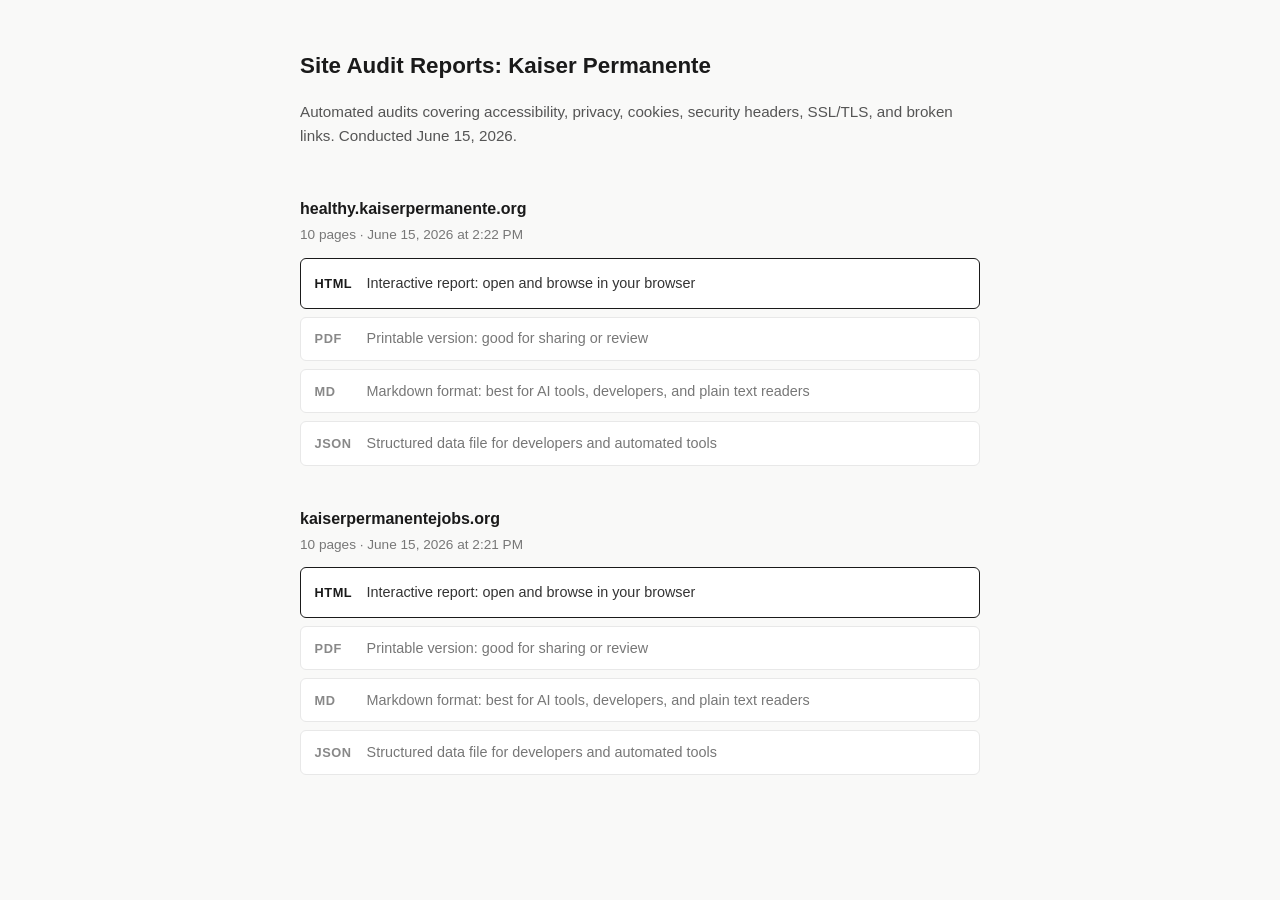
<file: reports/kp/index.html>
<!DOCTYPE html>
<html lang="en">
<head>
  <meta charset="UTF-8">
  <meta name="viewport" content="width=device-width, initial-scale=1.0">
  <title>Site Audit Reports — Kaiser Permanente</title>
  <link rel="stylesheet" href="../style.css">
</head>
<body>
  <div class="wrapper">
    <header>
      <h1>Site Audit Reports: Kaiser Permanente</h1>
      <p>Automated audits covering accessibility, privacy, cookies, security headers, SSL/TLS, and broken links. Conducted June 15, 2026.</p>
    </header>

    <div class="report">
      <div class="report-header">
        <h2>healthy.kaiserpermanente.org</h2>
        <div class="meta">10 pages &middot; June 15, 2026 at 2:22 PM</div>
      </div>
      <div class="files">
        <a class="file primary" href="healthy-kaiserpermanente-20260615-142228.html">
          <span class="file-label">HTML</span>
          <span class="file-desc">Interactive report: open and browse in your browser</span>
        </a>
        <a class="file" href="healthy-kaiserpermanente-20260615-142228.pdf">
          <span class="file-label">PDF</span>
          <span class="file-desc">Printable version: good for sharing or review</span>
        </a>
        <a class="file" href="healthy-kaiserpermanente-20260615-142228.md">
          <span class="file-label">MD</span>
          <span class="file-desc">Markdown format: best for AI tools, developers, and plain text readers</span>
        </a>
        <a class="file" href="healthy-kaiserpermanente-20260615-142228.json">
          <span class="file-label">JSON</span>
          <span class="file-desc">Structured data file for developers and automated tools</span>
        </a>
      </div>
    </div>

    <div class="report">
      <div class="report-header">
        <h2>kaiserpermanentejobs.org</h2>
        <div class="meta">10 pages &middot; June 15, 2026 at 2:21 PM</div>
      </div>
      <div class="files">
        <a class="file primary" href="kaiserpermanentejobs-20260615-142121.html">
          <span class="file-label">HTML</span>
          <span class="file-desc">Interactive report: open and browse in your browser</span>
        </a>
        <a class="file" href="kaiserpermanentejobs-20260615-142121.pdf">
          <span class="file-label">PDF</span>
          <span class="file-desc">Printable version: good for sharing or review</span>
        </a>
        <a class="file" href="kaiserpermanentejobs-20260615-142121.md">
          <span class="file-label">MD</span>
          <span class="file-desc">Markdown format: best for AI tools, developers, and plain text readers</span>
        </a>
        <a class="file" href="kaiserpermanentejobs-20260615-142121.json">
          <span class="file-label">JSON</span>
          <span class="file-desc">Structured data file for developers and automated tools</span>
        </a>
      </div>
    </div>

  </div>
</body>
</html>
</file>
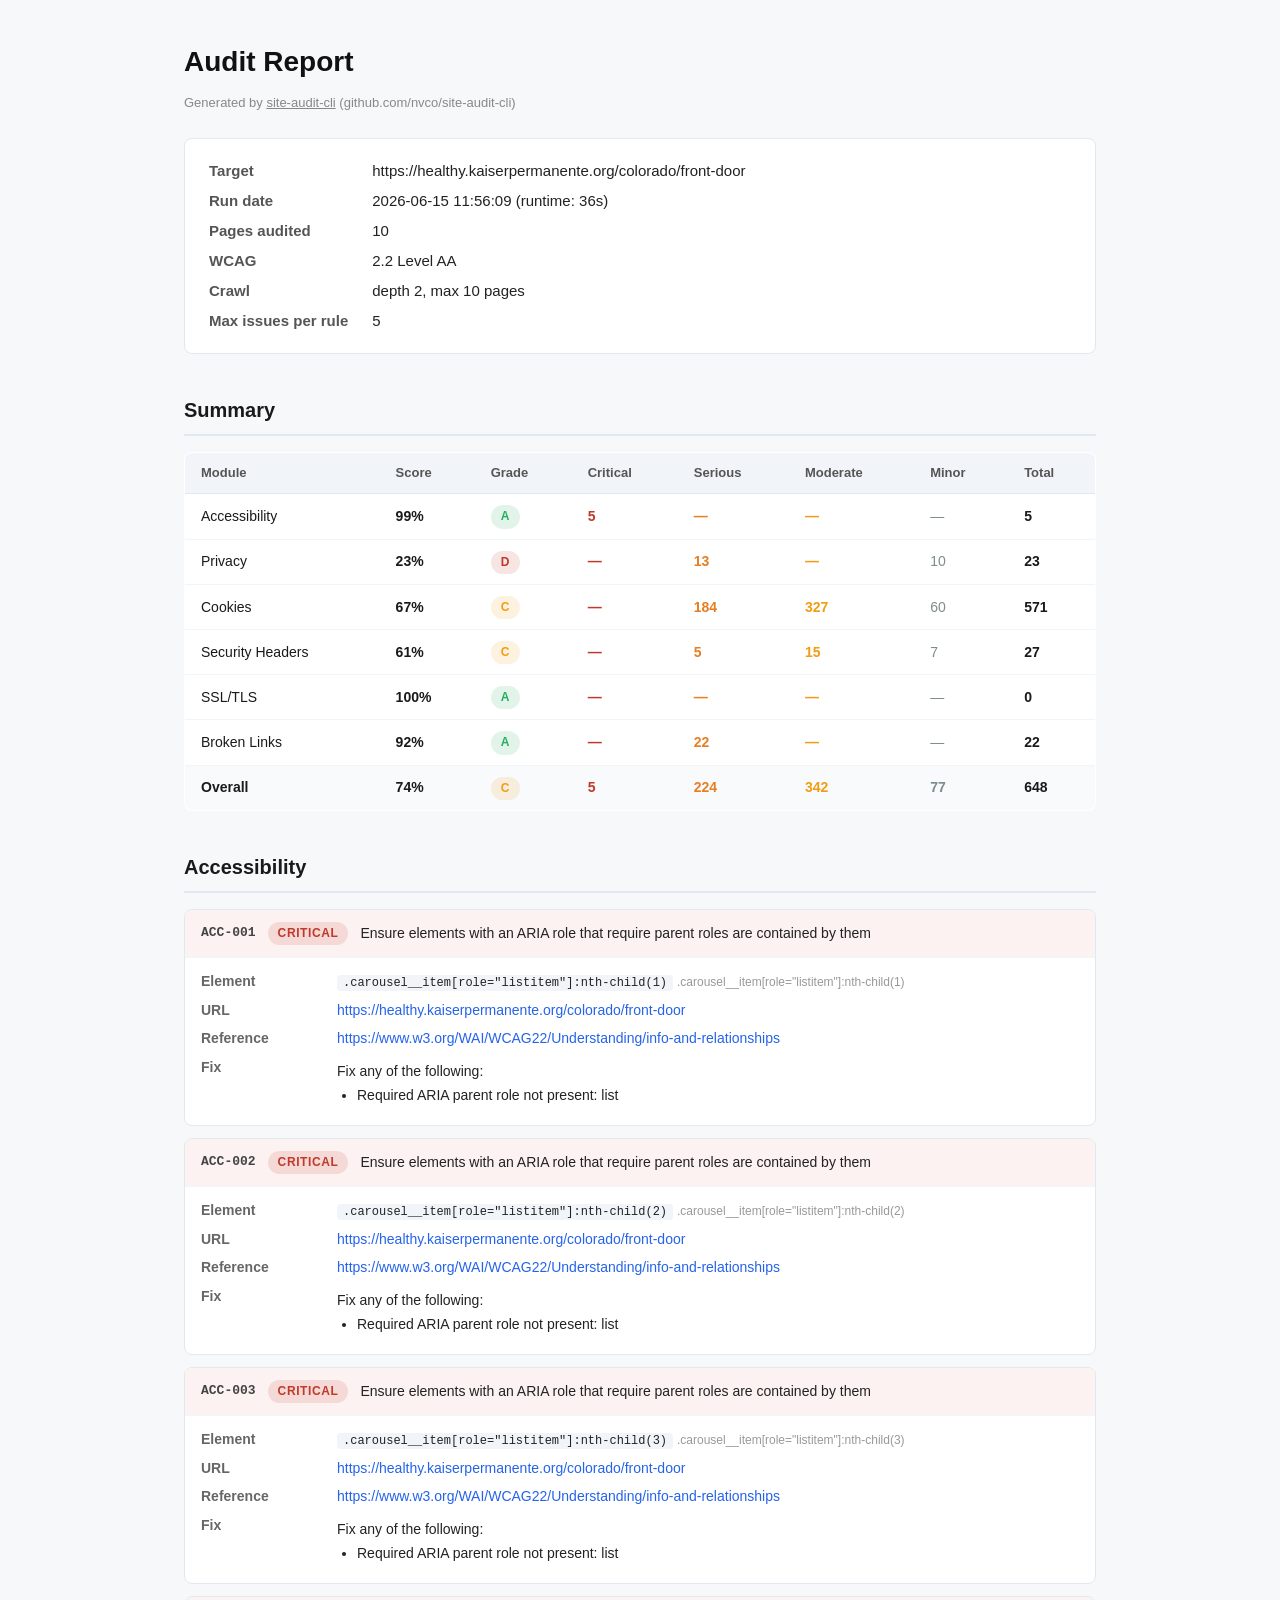
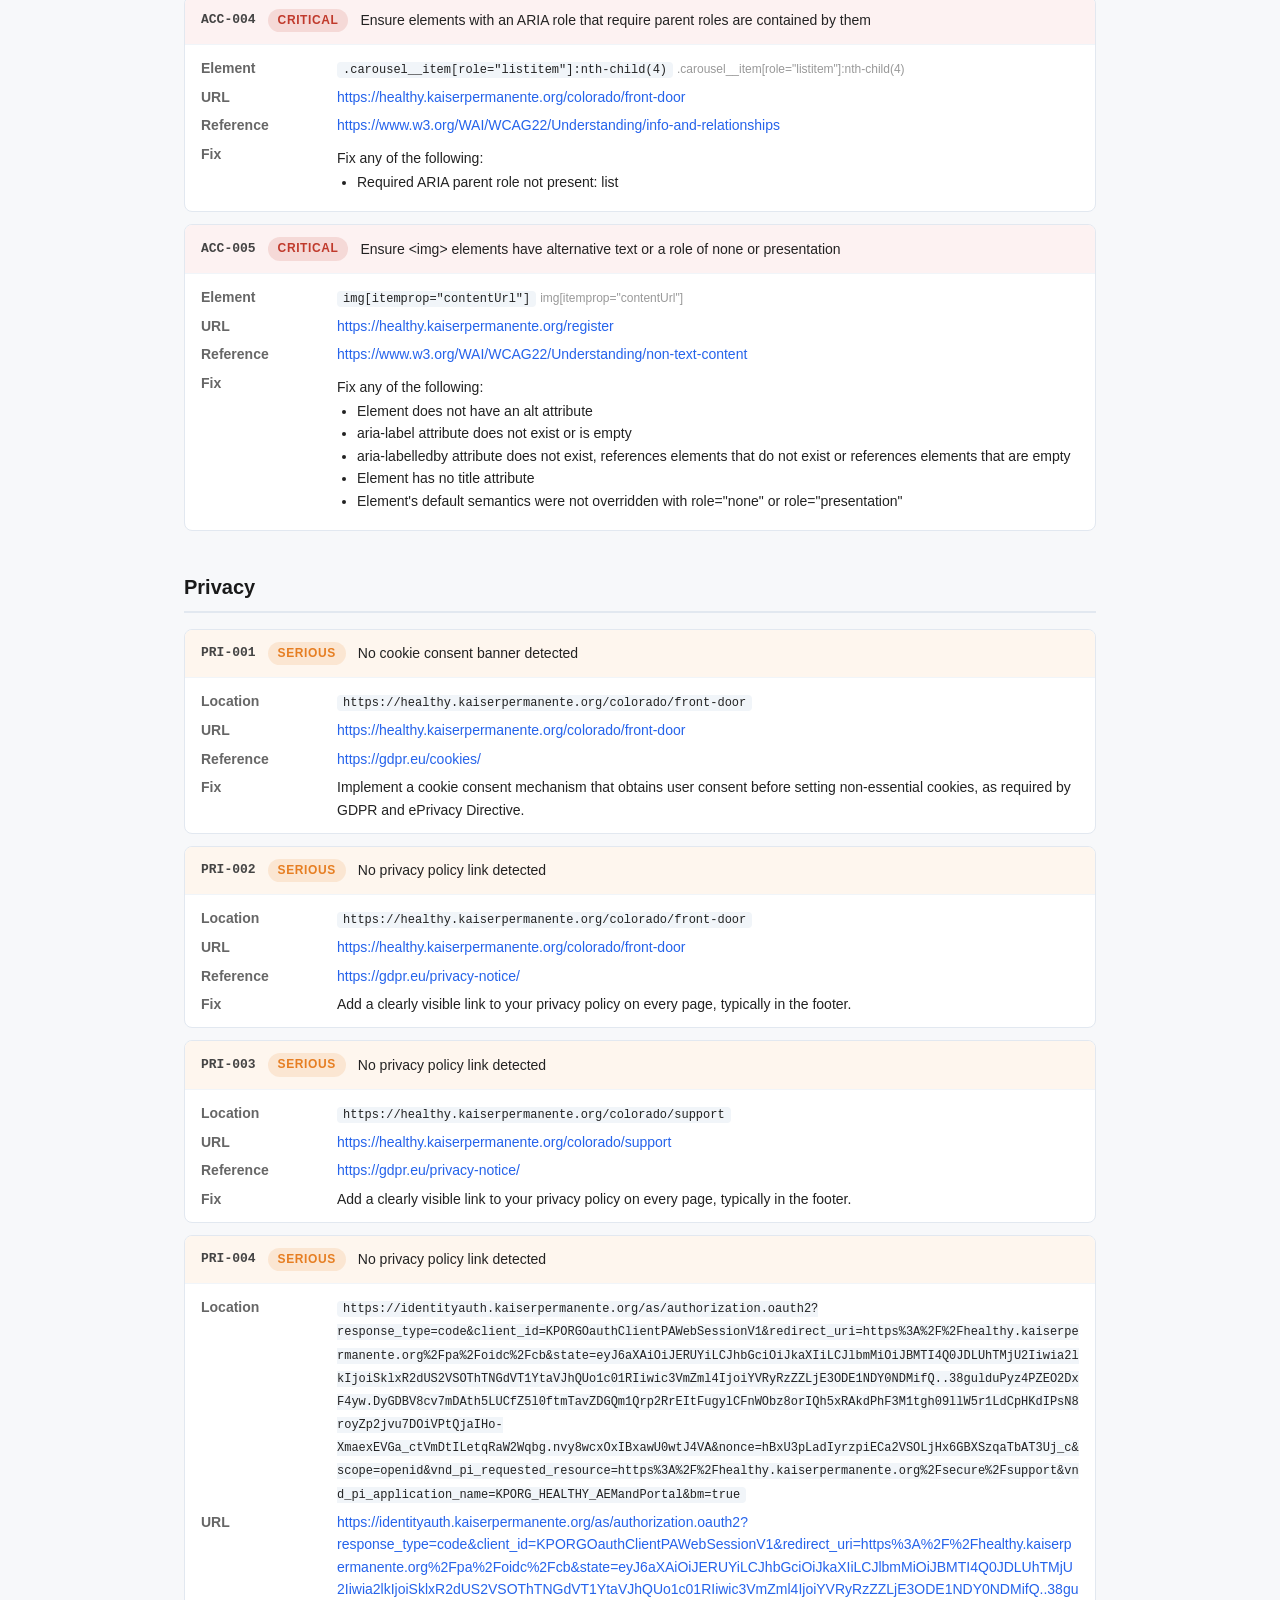
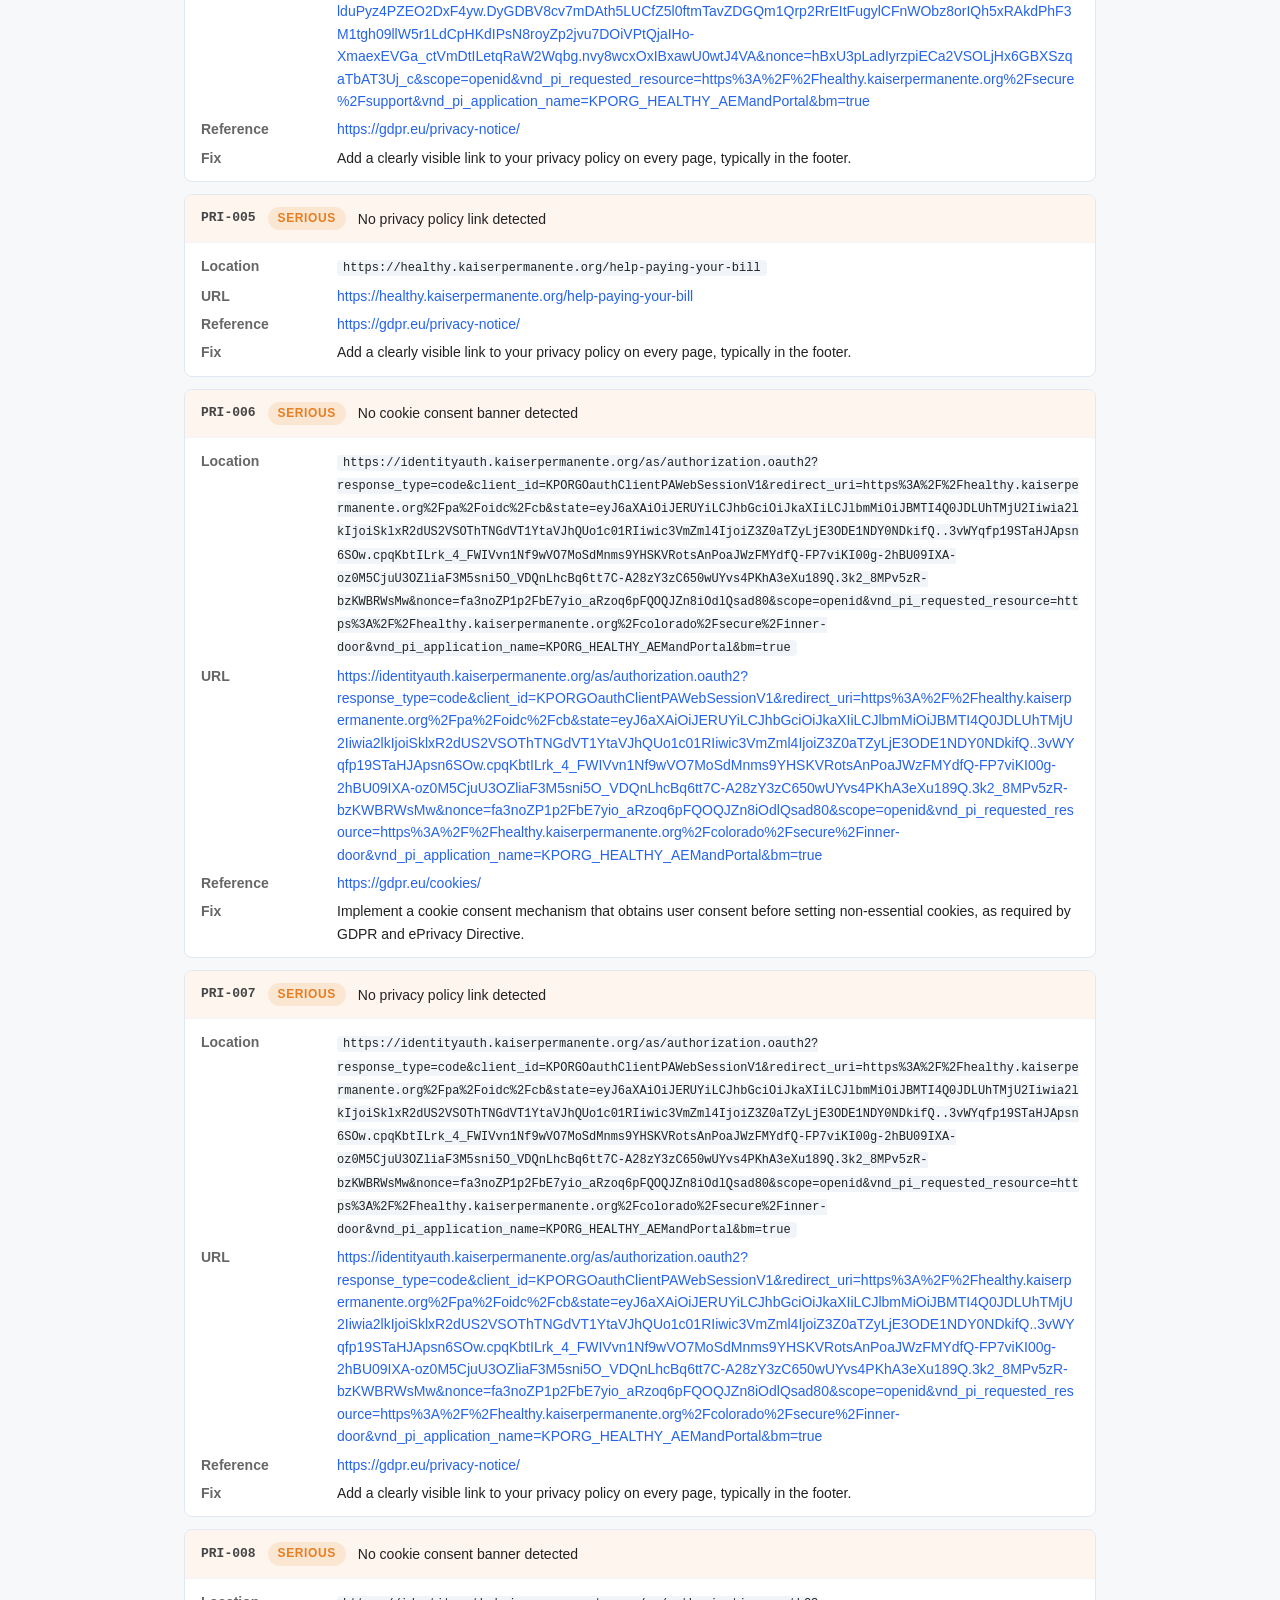
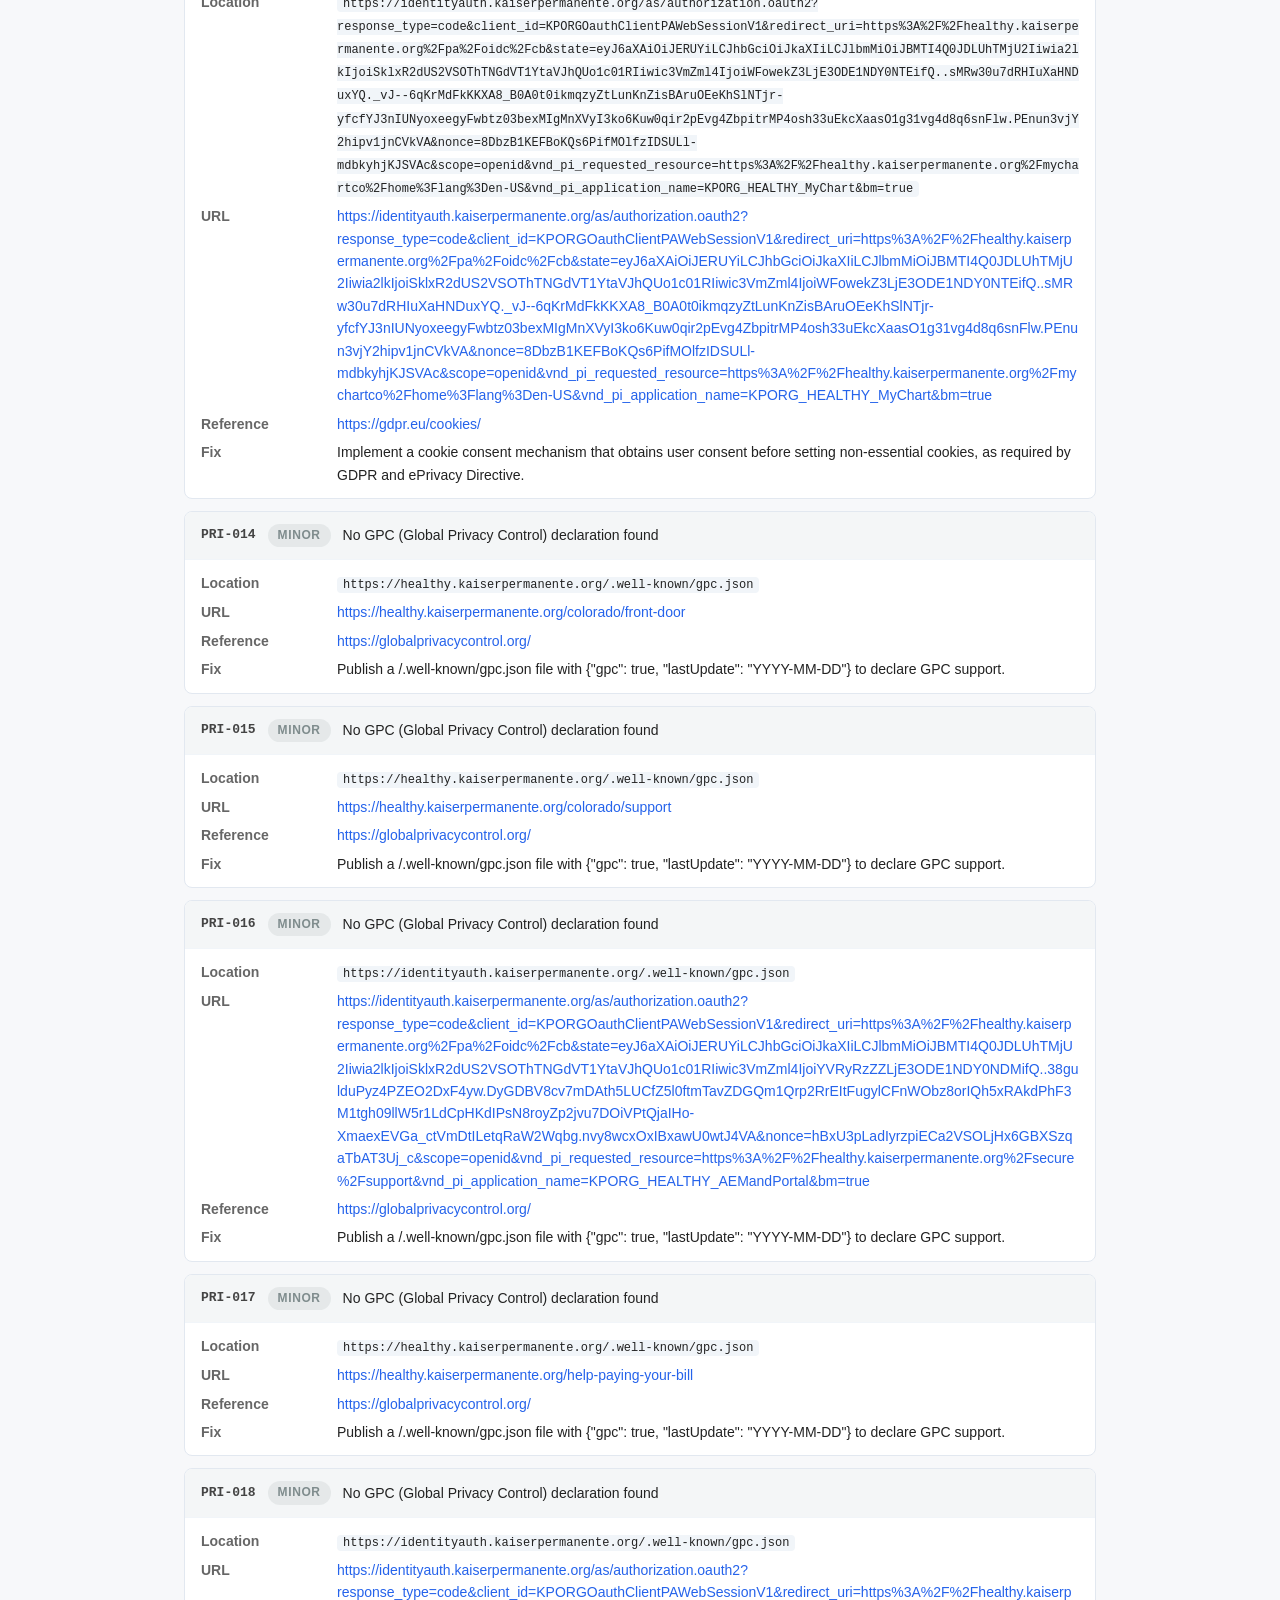
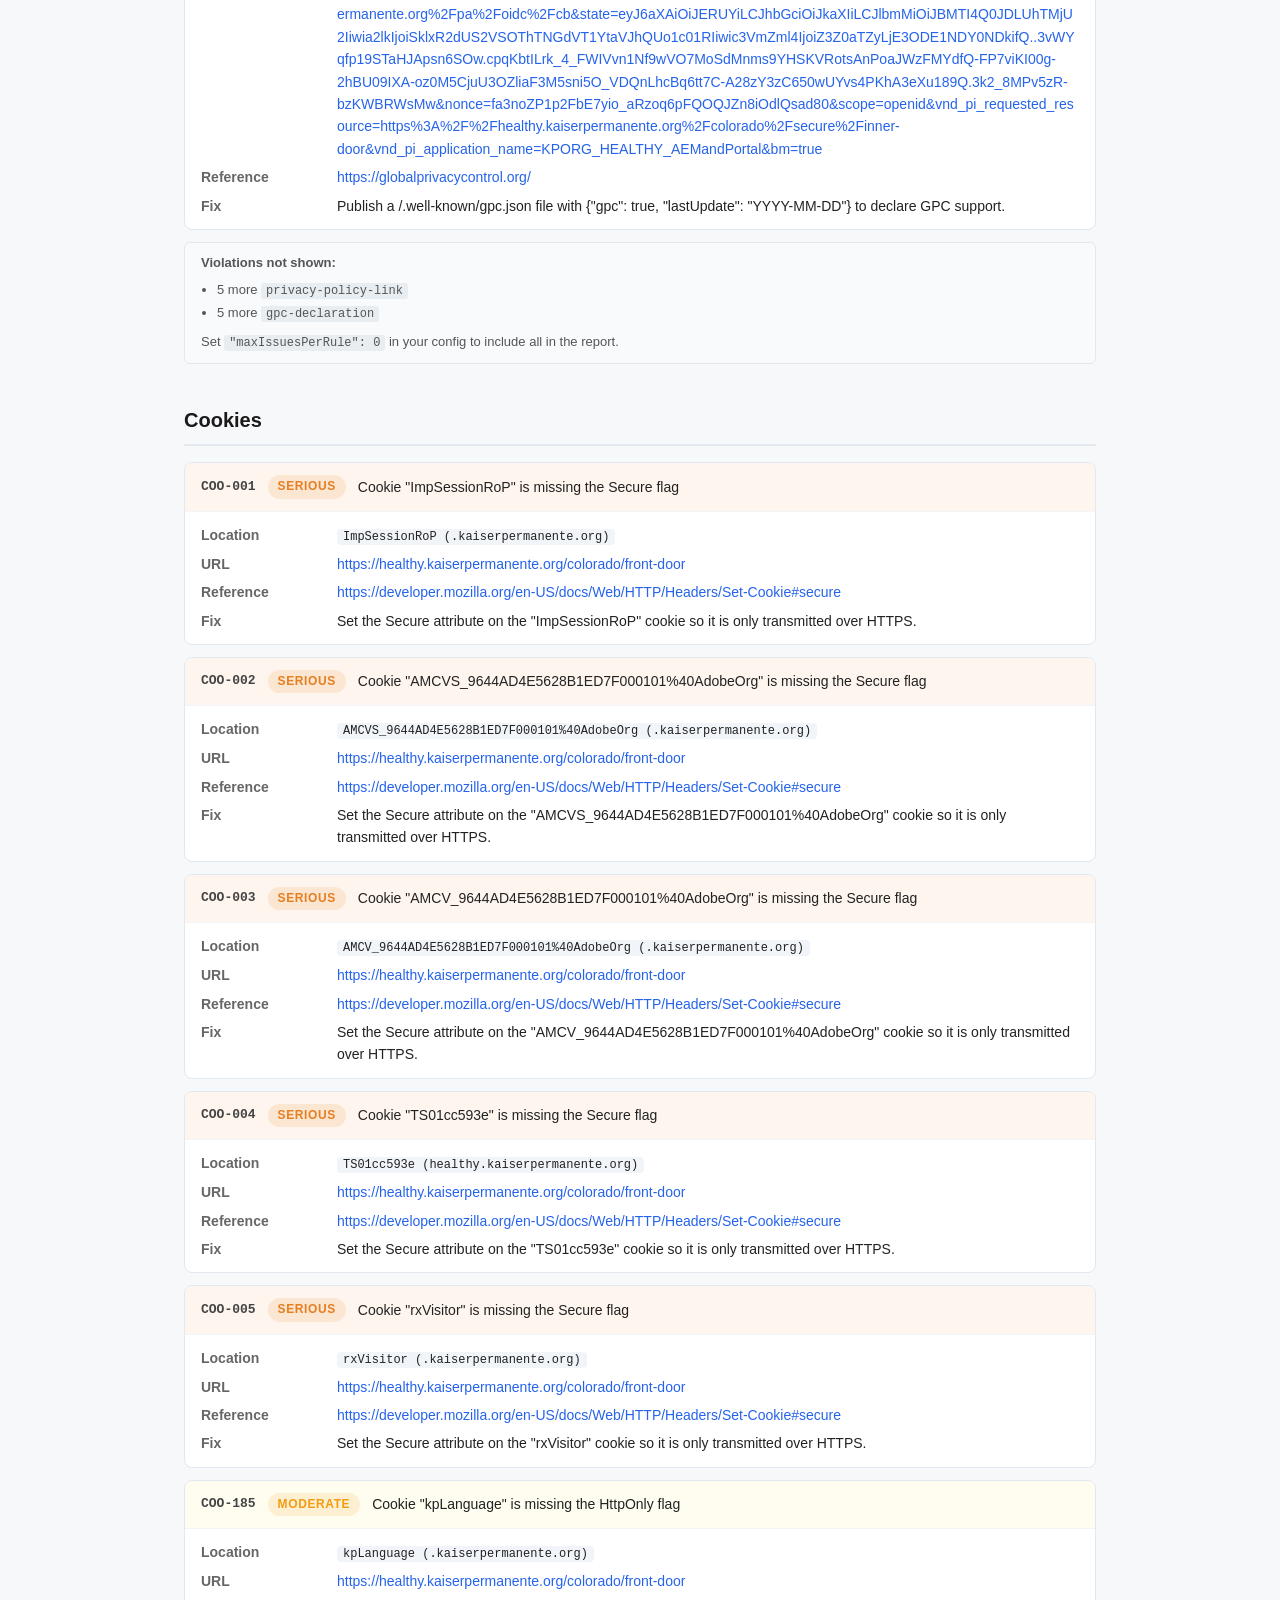
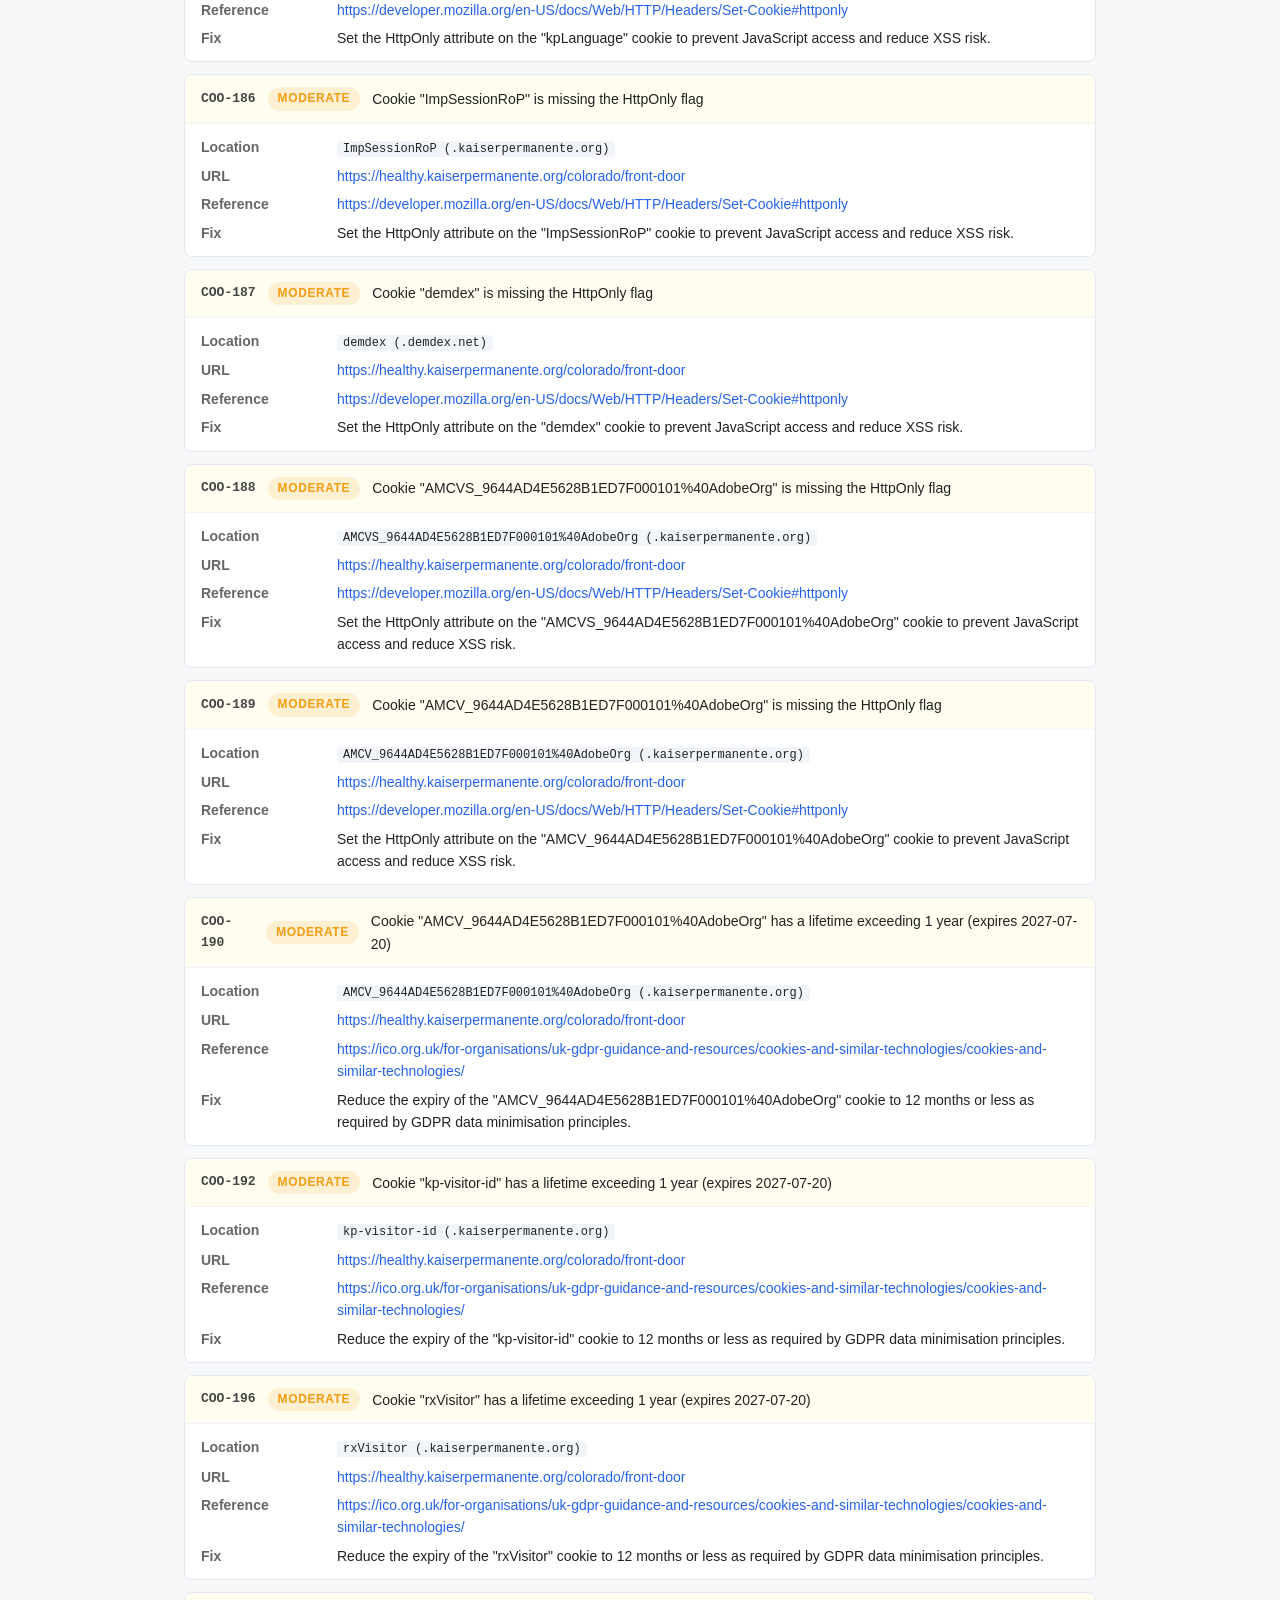
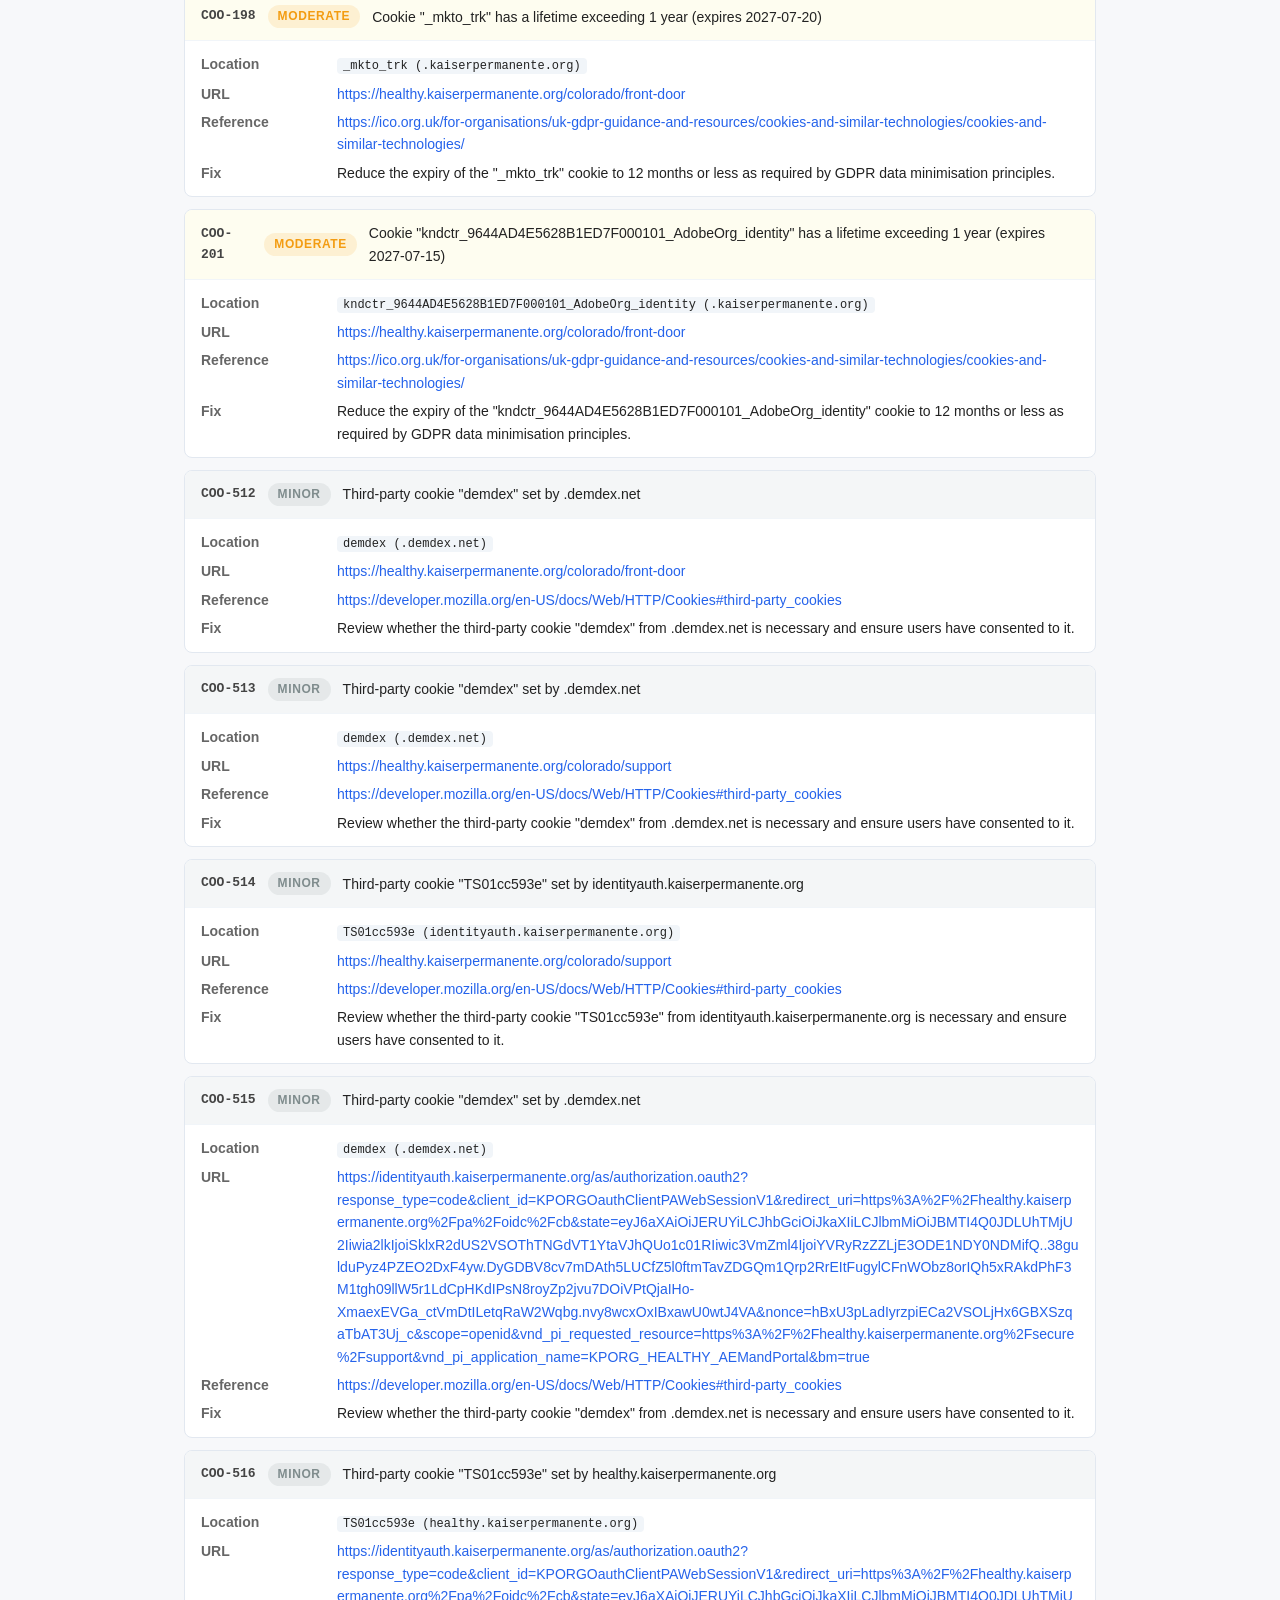
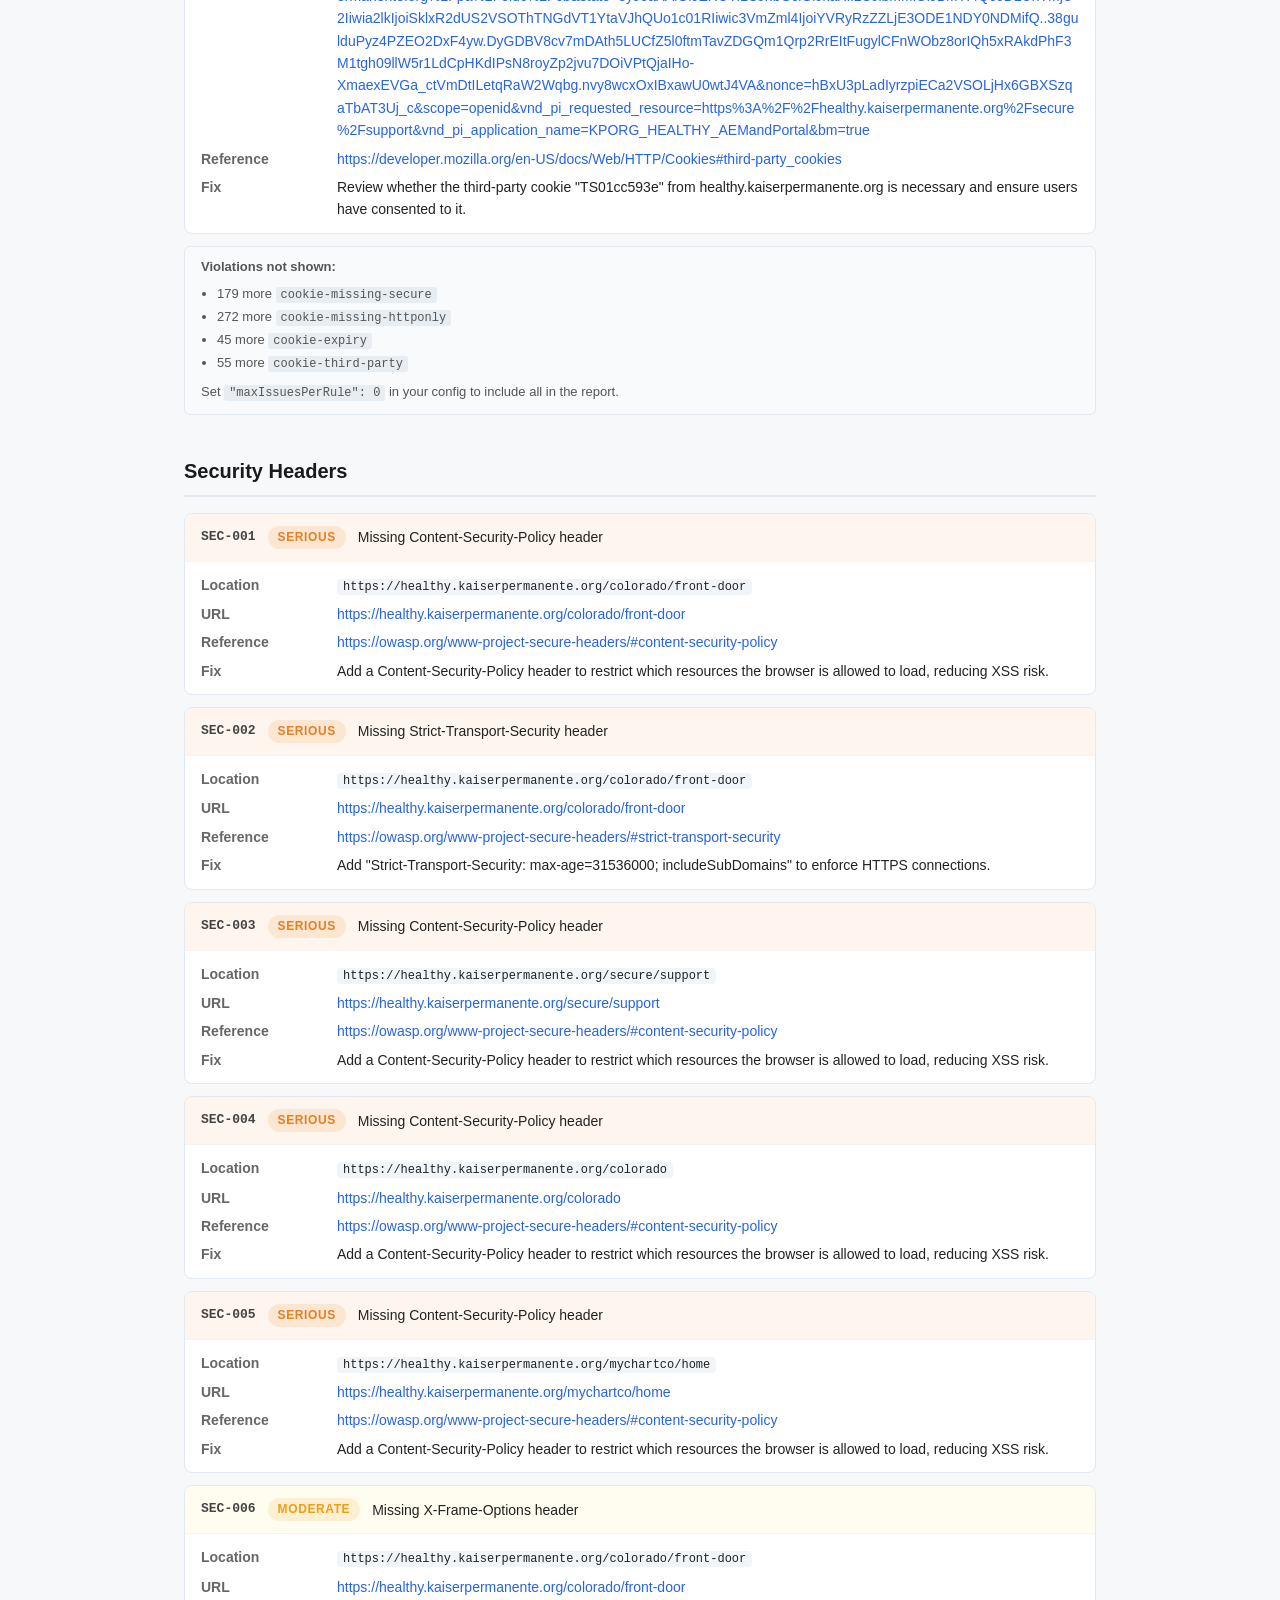
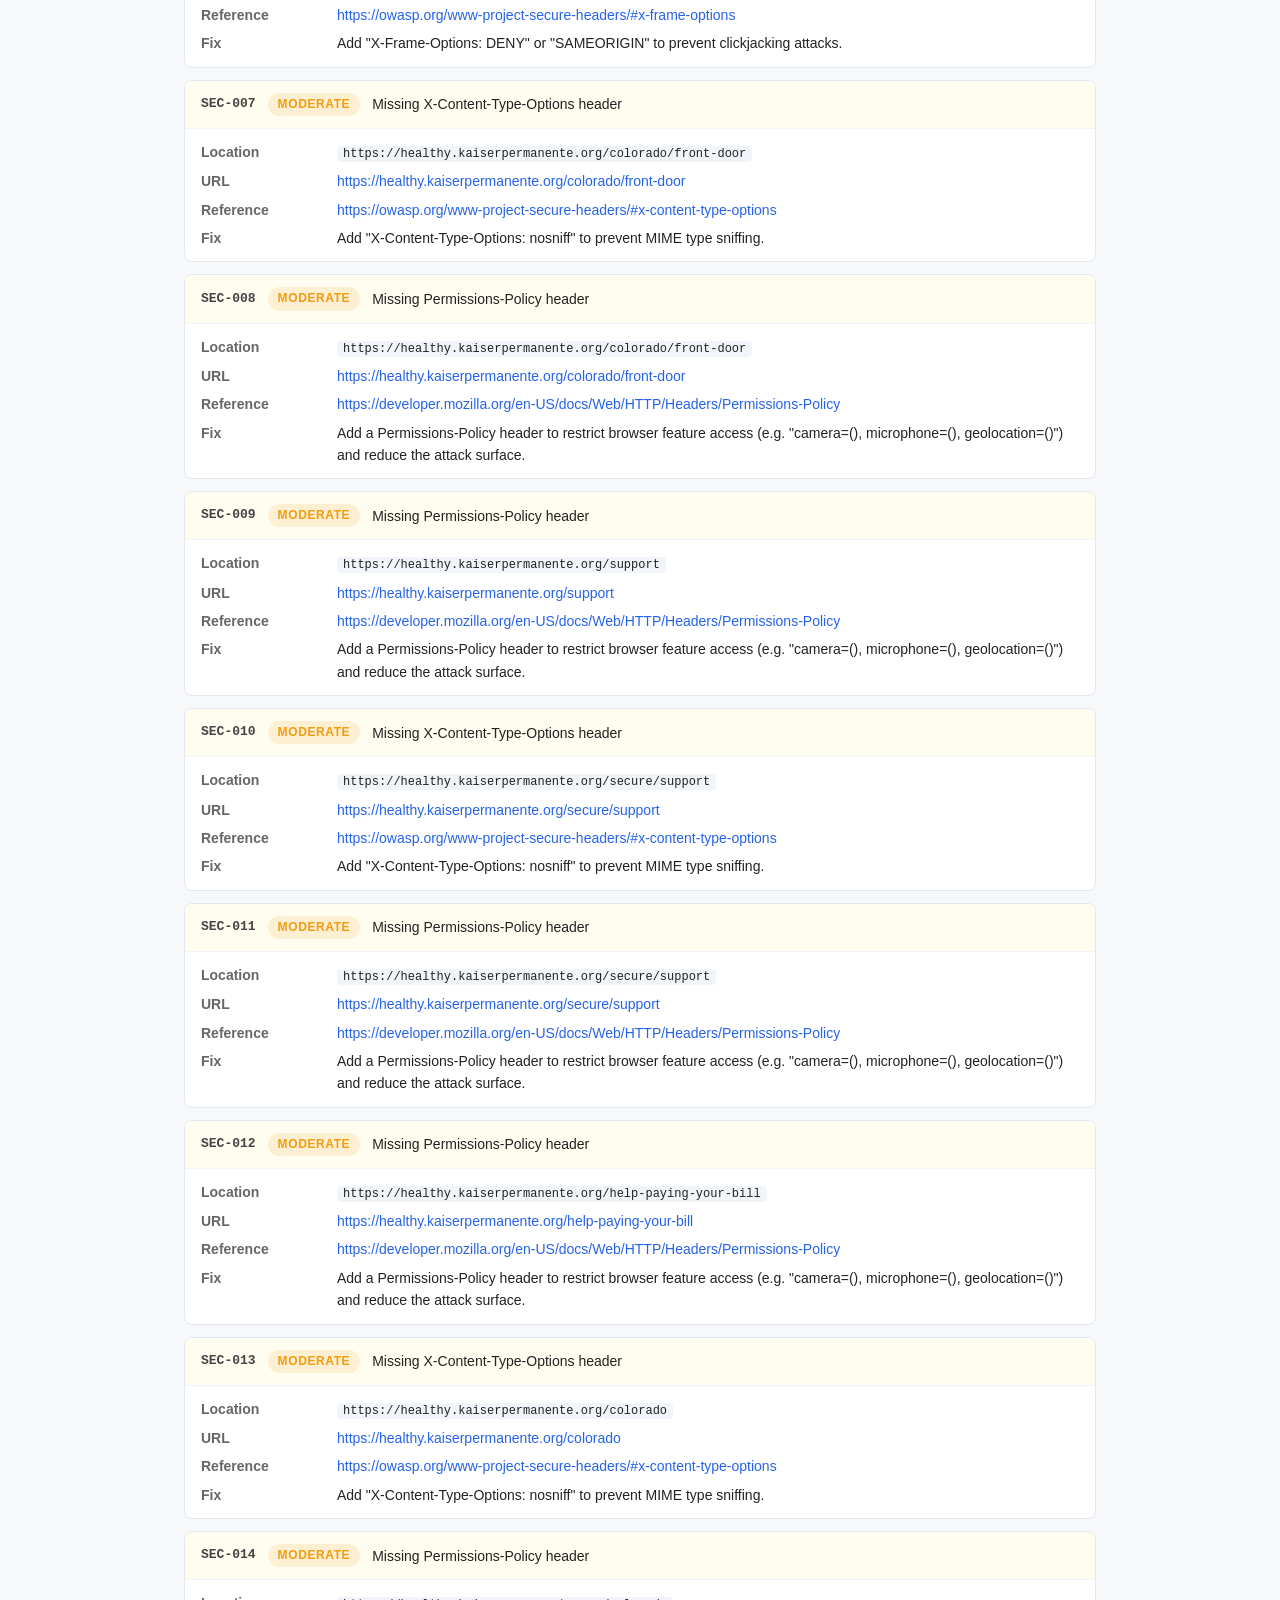
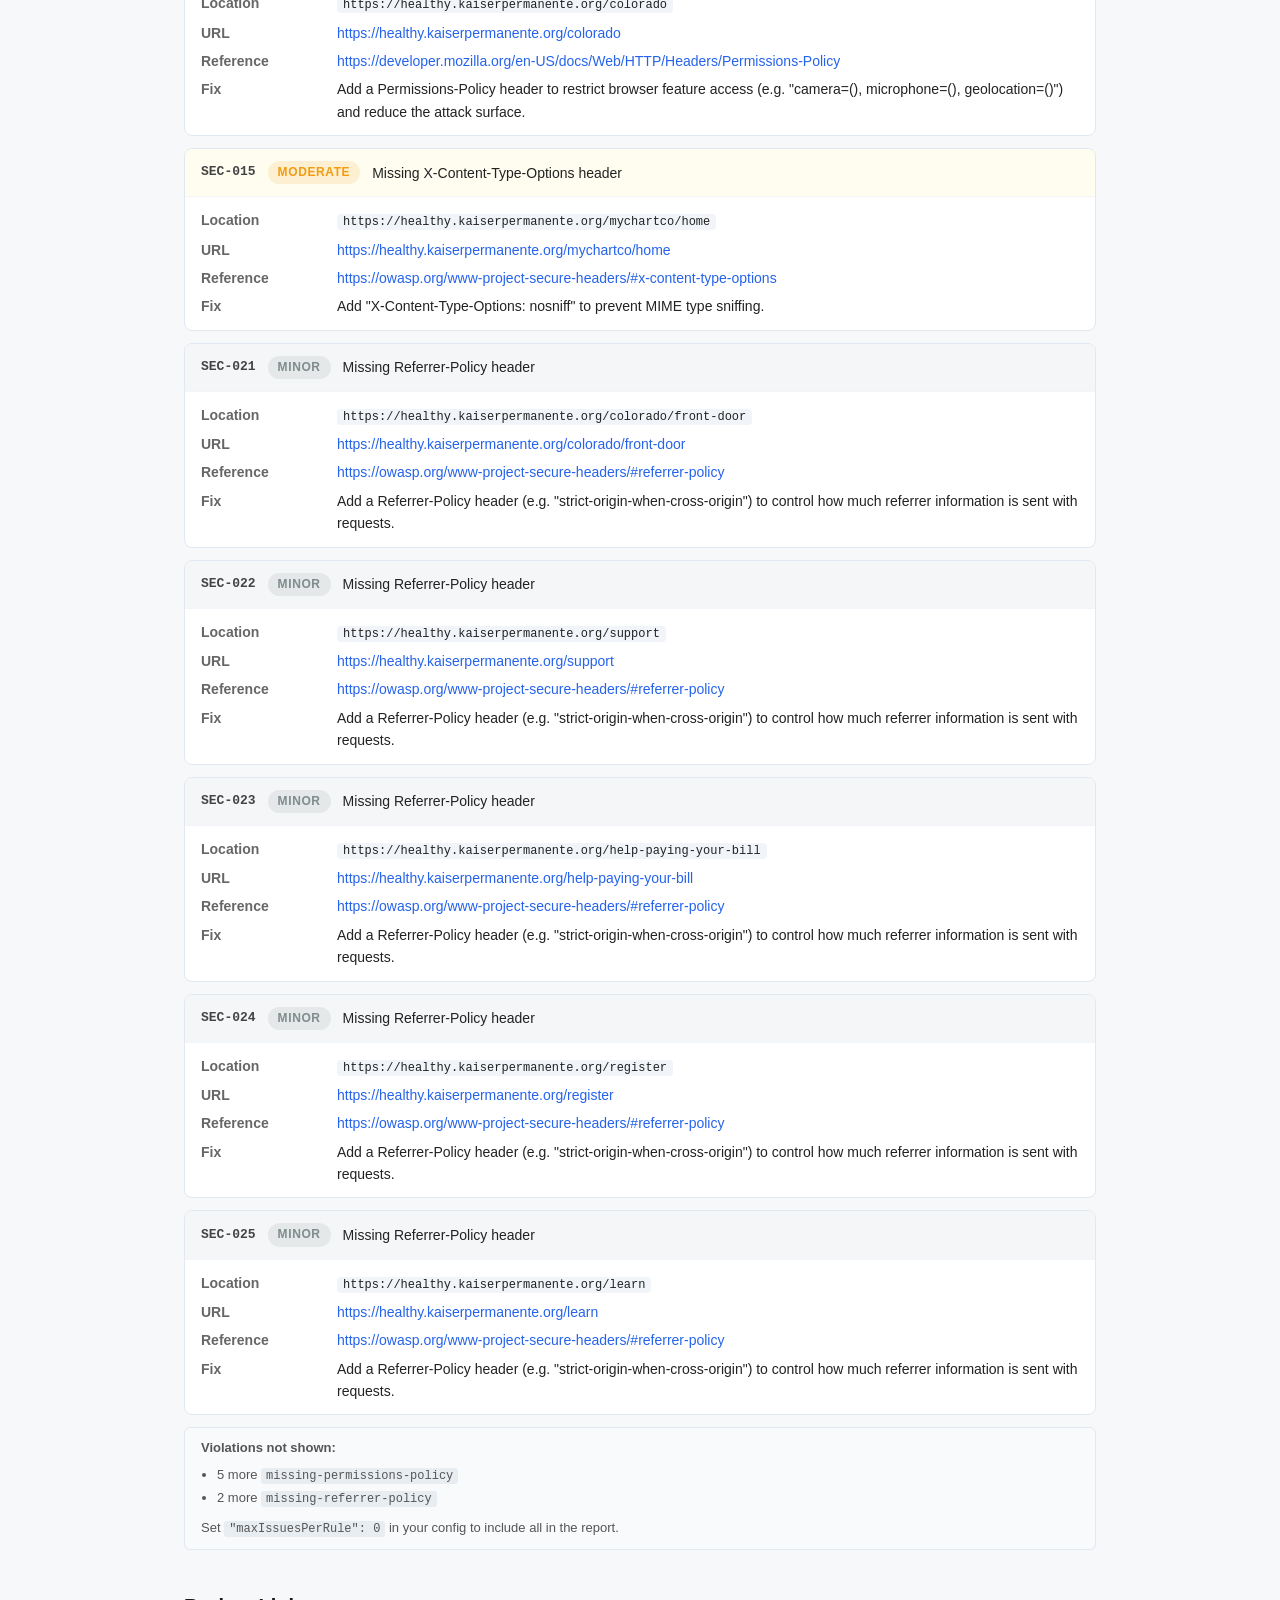
<file: reports/kp/healthy-kaiserpermanente-20260615-115609.html>
<!DOCTYPE html>
<html lang="en">
<head>
<meta charset="UTF-8">
<meta name="viewport" content="width=device-width, initial-scale=1.0">
<title>Audit Report</title>
<style>
  *, *::before, *::after { box-sizing: border-box; margin: 0; padding: 0; }
  body { font-family: -apple-system, BlinkMacSystemFont, 'Segoe UI', sans-serif; font-size: 15px; line-height: 1.6; color: #1a1a1a; background: #f7f8fa; }
  .page { max-width: 960px; margin: 0 auto; padding: 40px 24px; }
  h1 { font-size: 28px; font-weight: 700; margin-bottom: 24px; color: #111; }
  h2 { font-size: 20px; font-weight: 600; margin: 40px 0 16px; padding-bottom: 8px; border-bottom: 2px solid #e2e8f0; color: #1a1a1a; }
  h3 { font-size: 14px; font-weight: 700; letter-spacing: 0.04em; text-transform: uppercase; }
  .meta { background: #fff; border: 1px solid #e2e8f0; border-radius: 8px; padding: 20px 24px; margin-bottom: 32px; display: grid; grid-template-columns: auto 1fr; gap: 6px 24px; }
  .meta dt { font-weight: 600; color: #555; white-space: nowrap; }
  .meta dd { color: #222; }
  table { width: 100%; border-collapse: collapse; background: #fff; border: 1px solid #e2e8f0; border-radius: 8px; overflow: hidden; margin-bottom: 32px; }
  th { background: #f1f5f9; text-align: left; padding: 10px 16px; font-size: 13px; font-weight: 600; color: #555; border-bottom: 1px solid #e2e8f0; }
  td { padding: 10px 16px; border-bottom: 1px solid #f1f5f9; font-size: 14px; }
  tr:last-child td { border-bottom: none; }
  tr.total td { font-weight: 700; background: #f8fafc; }
  .issue { background: #fff; border: 1px solid #e2e8f0; border-radius: 8px; margin-bottom: 12px; overflow: hidden; page-break-inside: avoid; break-inside: avoid; }
  @media print {
    body { background: #fff; }
    .page { padding: 0; max-width: 100%; }
    section { break-before: page; }
    section:first-of-type { break-before: auto; }
    h2 { break-after: avoid; }
  }
  .issue-header { display: flex; align-items: center; gap: 12px; padding: 12px 16px; border-bottom: 1px solid #f1f5f9; }
  .issue-id { font-family: 'SF Mono', 'Fira Code', monospace; font-size: 13px; font-weight: 700; color: #444; }
  .badge { display: inline-block; padding: 2px 10px; border-radius: 12px; font-size: 12px; font-weight: 600; text-transform: uppercase; letter-spacing: 0.05em; }
  .issue-body { padding: 12px 16px; display: grid; grid-template-columns: 120px 1fr; gap: 6px 16px; font-size: 14px; }
  .issue-body dt { font-weight: 600; color: #666; }
  .issue-body dd { color: #222; word-break: break-word; }
  .issue-body dd code { background: #f1f5f9; padding: 1px 6px; border-radius: 4px; font-size: 12px; font-family: 'SF Mono', 'Fira Code', monospace; }
  .issue-body dd a { color: #2563eb; text-decoration: none; }
  .issue-body dd a:hover { text-decoration: underline; }
  section { margin-bottom: 8px; }
  .overflow-note { font-size: 13px; color: #555; background: #f8fafc; border: 1px solid #e2e8f0; border-radius: 6px; padding: 10px 16px; margin-bottom: 12px; }
  .overflow-note ul { margin: 6px 0 8px 16px; }
  .overflow-note li { margin-bottom: 2px; }
  .overflow-note code { background: #e8edf2; padding: 1px 5px; border-radius: 3px; font-size: 12px; }
</style>
</head>
<body>
<div class="page">
  <h1>Audit Report</h1>
  <p style="margin:-16px 0 24px;font-size:13px;color:#888">Generated by <a href="https://github.com/nvco/site-audit-cli" style="color:#888;text-decoration:underline" target="_blank" rel="noopener">site-audit-cli</a> (github.com/nvco/site-audit-cli)</p>
  <dl class="meta">
    <dt>Target</dt><dd>https://healthy.kaiserpermanente.org/colorado/front-door</dd>
    <dt>Run date</dt><dd>2026-06-15 11:56:09 (runtime: 36s)</dd>
    <dt>Pages audited</dt><dd>10</dd>
    <dt>WCAG</dt><dd>2.2 Level AA</dd>
    <dt>Crawl</dt><dd>depth 2, max 10 pages</dd>
    <dt>Max issues per rule</dt><dd>5</dd>
    
  </dl>
  <h2>Summary</h2>
  <table>
    <thead><tr><th>Module</th><th>Score</th><th>Grade</th><th>Critical</th><th>Serious</th><th>Moderate</th><th>Minor</th><th>Total</th></tr></thead>
    <tbody><tr>
      <td>Accessibility</td>
      <td style="font-weight:600">99%</td>
      <td><span class="badge" style="background:#27ae6022;color:#27ae60">A</span></td>
      <td style="color:#c0392b;font-weight:600">5</td>
      <td style="color:#e67e22;font-weight:600">—</td>
      <td style="color:#f39c12;font-weight:600">—</td>
      <td style="color:#7f8c8d">—</td>
      <td><strong>5</strong></td>
    </tr>
<tr>
      <td>Privacy</td>
      <td style="font-weight:600">23%</td>
      <td><span class="badge" style="background:#c0392b22;color:#c0392b">D</span></td>
      <td style="color:#c0392b;font-weight:600">—</td>
      <td style="color:#e67e22;font-weight:600">13</td>
      <td style="color:#f39c12;font-weight:600">—</td>
      <td style="color:#7f8c8d">10</td>
      <td><strong>23</strong></td>
    </tr>
<tr>
      <td>Cookies</td>
      <td style="font-weight:600">67%</td>
      <td><span class="badge" style="background:#f39c1222;color:#f39c12">C</span></td>
      <td style="color:#c0392b;font-weight:600">—</td>
      <td style="color:#e67e22;font-weight:600">184</td>
      <td style="color:#f39c12;font-weight:600">327</td>
      <td style="color:#7f8c8d">60</td>
      <td><strong>571</strong></td>
    </tr>
<tr>
      <td>Security Headers</td>
      <td style="font-weight:600">61%</td>
      <td><span class="badge" style="background:#f39c1222;color:#f39c12">C</span></td>
      <td style="color:#c0392b;font-weight:600">—</td>
      <td style="color:#e67e22;font-weight:600">5</td>
      <td style="color:#f39c12;font-weight:600">15</td>
      <td style="color:#7f8c8d">7</td>
      <td><strong>27</strong></td>
    </tr>
<tr>
      <td>SSL/TLS</td>
      <td style="font-weight:600">100%</td>
      <td><span class="badge" style="background:#27ae6022;color:#27ae60">A</span></td>
      <td style="color:#c0392b;font-weight:600">—</td>
      <td style="color:#e67e22;font-weight:600">—</td>
      <td style="color:#f39c12;font-weight:600">—</td>
      <td style="color:#7f8c8d">—</td>
      <td><strong>0</strong></td>
    </tr>
<tr>
      <td>Broken Links</td>
      <td style="font-weight:600">92%</td>
      <td><span class="badge" style="background:#27ae6022;color:#27ae60">A</span></td>
      <td style="color:#c0392b;font-weight:600">—</td>
      <td style="color:#e67e22;font-weight:600">22</td>
      <td style="color:#f39c12;font-weight:600">—</td>
      <td style="color:#7f8c8d">—</td>
      <td><strong>22</strong></td>
    </tr>
<tr class="total">
    <td>Overall</td>
    <td style="font-weight:700">74%</td>
    <td><span class="badge" style="background:#f39c1222;color:#f39c12">C</span></td>
    <td style="color:#c0392b">5</td>
    <td style="color:#e67e22">224</td>
    <td style="color:#f39c12">342</td>
    <td style="color:#7f8c8d">77</td>
    <td>648</td>
  </tr></tbody>
  </table>
  
    <section>
      <h2>Accessibility</h2>
      <div class="issue">
    <div class="issue-header" style="background:#fdf2f2">
      <span class="issue-id">ACC-001</span>
      <span class="badge" style="background:#c0392b22;color:#c0392b">critical</span>
      
      <h3 style="font-weight:500;text-transform:none;letter-spacing:0;font-size:14px;color:#222">Ensure elements with an ARIA role that require parent roles are contained by them</h3>
    </div>
    <dl class="issue-body">
      <dt>Element</dt><dd><code>.carousel__item[role="listitem"]:nth-child(1)</code> <span style="color:#999;font-size:12px">.carousel__item[role="listitem"]:nth-child(1)</span></dd>
      <dt>URL</dt><dd><a href="https://healthy.kaiserpermanente.org/colorado/front-door">https://healthy.kaiserpermanente.org/colorado/front-door</a></dd>
      <dt>Reference</dt><dd><a href="https://www.w3.org/WAI/WCAG22/Understanding/info-and-relationships">https://www.w3.org/WAI/WCAG22/Understanding/info-and-relationships</a></dd>
      <dt>Fix</dt><dd><p style="margin:4px 0 2px;font-weight:500">Fix any of the following:</p><ul style="margin:2px 0 6px;padding-left:20px"><li>Required ARIA parent role not present: list</li></ul></dd>
    </dl>
  </div>
<div class="issue">
    <div class="issue-header" style="background:#fdf2f2">
      <span class="issue-id">ACC-002</span>
      <span class="badge" style="background:#c0392b22;color:#c0392b">critical</span>
      
      <h3 style="font-weight:500;text-transform:none;letter-spacing:0;font-size:14px;color:#222">Ensure elements with an ARIA role that require parent roles are contained by them</h3>
    </div>
    <dl class="issue-body">
      <dt>Element</dt><dd><code>.carousel__item[role="listitem"]:nth-child(2)</code> <span style="color:#999;font-size:12px">.carousel__item[role="listitem"]:nth-child(2)</span></dd>
      <dt>URL</dt><dd><a href="https://healthy.kaiserpermanente.org/colorado/front-door">https://healthy.kaiserpermanente.org/colorado/front-door</a></dd>
      <dt>Reference</dt><dd><a href="https://www.w3.org/WAI/WCAG22/Understanding/info-and-relationships">https://www.w3.org/WAI/WCAG22/Understanding/info-and-relationships</a></dd>
      <dt>Fix</dt><dd><p style="margin:4px 0 2px;font-weight:500">Fix any of the following:</p><ul style="margin:2px 0 6px;padding-left:20px"><li>Required ARIA parent role not present: list</li></ul></dd>
    </dl>
  </div>
<div class="issue">
    <div class="issue-header" style="background:#fdf2f2">
      <span class="issue-id">ACC-003</span>
      <span class="badge" style="background:#c0392b22;color:#c0392b">critical</span>
      
      <h3 style="font-weight:500;text-transform:none;letter-spacing:0;font-size:14px;color:#222">Ensure elements with an ARIA role that require parent roles are contained by them</h3>
    </div>
    <dl class="issue-body">
      <dt>Element</dt><dd><code>.carousel__item[role="listitem"]:nth-child(3)</code> <span style="color:#999;font-size:12px">.carousel__item[role="listitem"]:nth-child(3)</span></dd>
      <dt>URL</dt><dd><a href="https://healthy.kaiserpermanente.org/colorado/front-door">https://healthy.kaiserpermanente.org/colorado/front-door</a></dd>
      <dt>Reference</dt><dd><a href="https://www.w3.org/WAI/WCAG22/Understanding/info-and-relationships">https://www.w3.org/WAI/WCAG22/Understanding/info-and-relationships</a></dd>
      <dt>Fix</dt><dd><p style="margin:4px 0 2px;font-weight:500">Fix any of the following:</p><ul style="margin:2px 0 6px;padding-left:20px"><li>Required ARIA parent role not present: list</li></ul></dd>
    </dl>
  </div>
<div class="issue">
    <div class="issue-header" style="background:#fdf2f2">
      <span class="issue-id">ACC-004</span>
      <span class="badge" style="background:#c0392b22;color:#c0392b">critical</span>
      
      <h3 style="font-weight:500;text-transform:none;letter-spacing:0;font-size:14px;color:#222">Ensure elements with an ARIA role that require parent roles are contained by them</h3>
    </div>
    <dl class="issue-body">
      <dt>Element</dt><dd><code>.carousel__item[role="listitem"]:nth-child(4)</code> <span style="color:#999;font-size:12px">.carousel__item[role="listitem"]:nth-child(4)</span></dd>
      <dt>URL</dt><dd><a href="https://healthy.kaiserpermanente.org/colorado/front-door">https://healthy.kaiserpermanente.org/colorado/front-door</a></dd>
      <dt>Reference</dt><dd><a href="https://www.w3.org/WAI/WCAG22/Understanding/info-and-relationships">https://www.w3.org/WAI/WCAG22/Understanding/info-and-relationships</a></dd>
      <dt>Fix</dt><dd><p style="margin:4px 0 2px;font-weight:500">Fix any of the following:</p><ul style="margin:2px 0 6px;padding-left:20px"><li>Required ARIA parent role not present: list</li></ul></dd>
    </dl>
  </div>
<div class="issue">
    <div class="issue-header" style="background:#fdf2f2">
      <span class="issue-id">ACC-005</span>
      <span class="badge" style="background:#c0392b22;color:#c0392b">critical</span>
      
      <h3 style="font-weight:500;text-transform:none;letter-spacing:0;font-size:14px;color:#222">Ensure &lt;img&gt; elements have alternative text or a role of none or presentation</h3>
    </div>
    <dl class="issue-body">
      <dt>Element</dt><dd><code>img[itemprop="contentUrl"]</code> <span style="color:#999;font-size:12px">img[itemprop="contentUrl"]</span></dd>
      <dt>URL</dt><dd><a href="https://healthy.kaiserpermanente.org/register">https://healthy.kaiserpermanente.org/register</a></dd>
      <dt>Reference</dt><dd><a href="https://www.w3.org/WAI/WCAG22/Understanding/non-text-content">https://www.w3.org/WAI/WCAG22/Understanding/non-text-content</a></dd>
      <dt>Fix</dt><dd><p style="margin:4px 0 2px;font-weight:500">Fix any of the following:</p><ul style="margin:2px 0 6px;padding-left:20px"><li>Element does not have an alt attribute</li><li>aria-label attribute does not exist or is empty</li><li>aria-labelledby attribute does not exist, references elements that do not exist or references elements that are empty</li><li>Element has no title attribute</li><li>Element&#39;s default semantics were not overridden with role=&quot;none&quot; or role=&quot;presentation&quot;</li></ul></dd>
    </dl>
  </div>
      
      
    </section>

    <section>
      <h2>Privacy</h2>
      <div class="issue">
    <div class="issue-header" style="background:#fef6ee">
      <span class="issue-id">PRI-001</span>
      <span class="badge" style="background:#e67e2222;color:#e67e22">serious</span>
      
      <h3 style="font-weight:500;text-transform:none;letter-spacing:0;font-size:14px;color:#222">No cookie consent banner detected</h3>
    </div>
    <dl class="issue-body">
      <dt>Location</dt><dd><code>https://healthy.kaiserpermanente.org/colorado/front-door</code></dd>
      <dt>URL</dt><dd><a href="https://healthy.kaiserpermanente.org/colorado/front-door">https://healthy.kaiserpermanente.org/colorado/front-door</a></dd>
      <dt>Reference</dt><dd><a href="https://gdpr.eu/cookies/">https://gdpr.eu/cookies/</a></dd>
      <dt>Fix</dt><dd>Implement a cookie consent mechanism that obtains user consent before setting non-essential cookies, as required by GDPR and ePrivacy Directive.</dd>
    </dl>
  </div>
<div class="issue">
    <div class="issue-header" style="background:#fef6ee">
      <span class="issue-id">PRI-002</span>
      <span class="badge" style="background:#e67e2222;color:#e67e22">serious</span>
      
      <h3 style="font-weight:500;text-transform:none;letter-spacing:0;font-size:14px;color:#222">No privacy policy link detected</h3>
    </div>
    <dl class="issue-body">
      <dt>Location</dt><dd><code>https://healthy.kaiserpermanente.org/colorado/front-door</code></dd>
      <dt>URL</dt><dd><a href="https://healthy.kaiserpermanente.org/colorado/front-door">https://healthy.kaiserpermanente.org/colorado/front-door</a></dd>
      <dt>Reference</dt><dd><a href="https://gdpr.eu/privacy-notice/">https://gdpr.eu/privacy-notice/</a></dd>
      <dt>Fix</dt><dd>Add a clearly visible link to your privacy policy on every page, typically in the footer.</dd>
    </dl>
  </div>
<div class="issue">
    <div class="issue-header" style="background:#fef6ee">
      <span class="issue-id">PRI-003</span>
      <span class="badge" style="background:#e67e2222;color:#e67e22">serious</span>
      
      <h3 style="font-weight:500;text-transform:none;letter-spacing:0;font-size:14px;color:#222">No privacy policy link detected</h3>
    </div>
    <dl class="issue-body">
      <dt>Location</dt><dd><code>https://healthy.kaiserpermanente.org/colorado/support</code></dd>
      <dt>URL</dt><dd><a href="https://healthy.kaiserpermanente.org/colorado/support">https://healthy.kaiserpermanente.org/colorado/support</a></dd>
      <dt>Reference</dt><dd><a href="https://gdpr.eu/privacy-notice/">https://gdpr.eu/privacy-notice/</a></dd>
      <dt>Fix</dt><dd>Add a clearly visible link to your privacy policy on every page, typically in the footer.</dd>
    </dl>
  </div>
<div class="issue">
    <div class="issue-header" style="background:#fef6ee">
      <span class="issue-id">PRI-004</span>
      <span class="badge" style="background:#e67e2222;color:#e67e22">serious</span>
      
      <h3 style="font-weight:500;text-transform:none;letter-spacing:0;font-size:14px;color:#222">No privacy policy link detected</h3>
    </div>
    <dl class="issue-body">
      <dt>Location</dt><dd><code>https://identityauth.kaiserpermanente.org/as/authorization.oauth2?response_type=code&client_id=KPORGOauthClientPAWebSessionV1&redirect_uri=https%3A%2F%2Fhealthy.kaiserpermanente.org%2Fpa%2Foidc%2Fcb&state=eyJ6aXAiOiJERUYiLCJhbGciOiJkaXIiLCJlbmMiOiJBMTI4Q0JDLUhTMjU2Iiwia2lkIjoiSklxR2dUS2VSOThTNGdVT1YtaVJhQUo1c01RIiwic3VmZml4IjoiYVRyRzZZLjE3ODE1NDY0NDMifQ..38gulduPyz4PZEO2DxF4yw.DyGDBV8cv7mDAth5LUCfZ5l0ftmTavZDGQm1Qrp2RrEItFugylCFnWObz8orIQh5xRAkdPhF3M1tgh09llW5r1LdCpHKdIPsN8royZp2jvu7DOiVPtQjaIHo-XmaexEVGa_ctVmDtILetqRaW2Wqbg.nvy8wcxOxIBxawU0wtJ4VA&nonce=hBxU3pLadIyrzpiECa2VSOLjHx6GBXSzqaTbAT3Uj_c&scope=openid&vnd_pi_requested_resource=https%3A%2F%2Fhealthy.kaiserpermanente.org%2Fsecure%2Fsupport&vnd_pi_application_name=KPORG_HEALTHY_AEMandPortal&bm=true</code></dd>
      <dt>URL</dt><dd><a href="https://identityauth.kaiserpermanente.org/as/authorization.oauth2?response_type=code&client_id=KPORGOauthClientPAWebSessionV1&redirect_uri=https%3A%2F%2Fhealthy.kaiserpermanente.org%2Fpa%2Foidc%2Fcb&state=eyJ6aXAiOiJERUYiLCJhbGciOiJkaXIiLCJlbmMiOiJBMTI4Q0JDLUhTMjU2Iiwia2lkIjoiSklxR2dUS2VSOThTNGdVT1YtaVJhQUo1c01RIiwic3VmZml4IjoiYVRyRzZZLjE3ODE1NDY0NDMifQ..38gulduPyz4PZEO2DxF4yw.DyGDBV8cv7mDAth5LUCfZ5l0ftmTavZDGQm1Qrp2RrEItFugylCFnWObz8orIQh5xRAkdPhF3M1tgh09llW5r1LdCpHKdIPsN8royZp2jvu7DOiVPtQjaIHo-XmaexEVGa_ctVmDtILetqRaW2Wqbg.nvy8wcxOxIBxawU0wtJ4VA&nonce=hBxU3pLadIyrzpiECa2VSOLjHx6GBXSzqaTbAT3Uj_c&scope=openid&vnd_pi_requested_resource=https%3A%2F%2Fhealthy.kaiserpermanente.org%2Fsecure%2Fsupport&vnd_pi_application_name=KPORG_HEALTHY_AEMandPortal&bm=true">https://identityauth.kaiserpermanente.org/as/authorization.oauth2?response_type=code&client_id=KPORGOauthClientPAWebSessionV1&redirect_uri=https%3A%2F%2Fhealthy.kaiserpermanente.org%2Fpa%2Foidc%2Fcb&state=eyJ6aXAiOiJERUYiLCJhbGciOiJkaXIiLCJlbmMiOiJBMTI4Q0JDLUhTMjU2Iiwia2lkIjoiSklxR2dUS2VSOThTNGdVT1YtaVJhQUo1c01RIiwic3VmZml4IjoiYVRyRzZZLjE3ODE1NDY0NDMifQ..38gulduPyz4PZEO2DxF4yw.DyGDBV8cv7mDAth5LUCfZ5l0ftmTavZDGQm1Qrp2RrEItFugylCFnWObz8orIQh5xRAkdPhF3M1tgh09llW5r1LdCpHKdIPsN8royZp2jvu7DOiVPtQjaIHo-XmaexEVGa_ctVmDtILetqRaW2Wqbg.nvy8wcxOxIBxawU0wtJ4VA&nonce=hBxU3pLadIyrzpiECa2VSOLjHx6GBXSzqaTbAT3Uj_c&scope=openid&vnd_pi_requested_resource=https%3A%2F%2Fhealthy.kaiserpermanente.org%2Fsecure%2Fsupport&vnd_pi_application_name=KPORG_HEALTHY_AEMandPortal&bm=true</a></dd>
      <dt>Reference</dt><dd><a href="https://gdpr.eu/privacy-notice/">https://gdpr.eu/privacy-notice/</a></dd>
      <dt>Fix</dt><dd>Add a clearly visible link to your privacy policy on every page, typically in the footer.</dd>
    </dl>
  </div>
<div class="issue">
    <div class="issue-header" style="background:#fef6ee">
      <span class="issue-id">PRI-005</span>
      <span class="badge" style="background:#e67e2222;color:#e67e22">serious</span>
      
      <h3 style="font-weight:500;text-transform:none;letter-spacing:0;font-size:14px;color:#222">No privacy policy link detected</h3>
    </div>
    <dl class="issue-body">
      <dt>Location</dt><dd><code>https://healthy.kaiserpermanente.org/help-paying-your-bill</code></dd>
      <dt>URL</dt><dd><a href="https://healthy.kaiserpermanente.org/help-paying-your-bill">https://healthy.kaiserpermanente.org/help-paying-your-bill</a></dd>
      <dt>Reference</dt><dd><a href="https://gdpr.eu/privacy-notice/">https://gdpr.eu/privacy-notice/</a></dd>
      <dt>Fix</dt><dd>Add a clearly visible link to your privacy policy on every page, typically in the footer.</dd>
    </dl>
  </div>
<div class="issue">
    <div class="issue-header" style="background:#fef6ee">
      <span class="issue-id">PRI-006</span>
      <span class="badge" style="background:#e67e2222;color:#e67e22">serious</span>
      
      <h3 style="font-weight:500;text-transform:none;letter-spacing:0;font-size:14px;color:#222">No cookie consent banner detected</h3>
    </div>
    <dl class="issue-body">
      <dt>Location</dt><dd><code>https://identityauth.kaiserpermanente.org/as/authorization.oauth2?response_type=code&client_id=KPORGOauthClientPAWebSessionV1&redirect_uri=https%3A%2F%2Fhealthy.kaiserpermanente.org%2Fpa%2Foidc%2Fcb&state=eyJ6aXAiOiJERUYiLCJhbGciOiJkaXIiLCJlbmMiOiJBMTI4Q0JDLUhTMjU2Iiwia2lkIjoiSklxR2dUS2VSOThTNGdVT1YtaVJhQUo1c01RIiwic3VmZml4IjoiZ3Z0aTZyLjE3ODE1NDY0NDkifQ..3vWYqfp19STaHJApsn6SOw.cpqKbtILrk_4_FWIVvn1Nf9wVO7MoSdMnms9YHSKVRotsAnPoaJWzFMYdfQ-FP7viKI00g-2hBU09IXA-oz0M5CjuU3OZliaF3M5sni5O_VDQnLhcBq6tt7C-A28zY3zC650wUYvs4PKhA3eXu189Q.3k2_8MPv5zR-bzKWBRWsMw&nonce=fa3noZP1p2FbE7yio_aRzoq6pFQOQJZn8iOdlQsad80&scope=openid&vnd_pi_requested_resource=https%3A%2F%2Fhealthy.kaiserpermanente.org%2Fcolorado%2Fsecure%2Finner-door&vnd_pi_application_name=KPORG_HEALTHY_AEMandPortal&bm=true</code></dd>
      <dt>URL</dt><dd><a href="https://identityauth.kaiserpermanente.org/as/authorization.oauth2?response_type=code&client_id=KPORGOauthClientPAWebSessionV1&redirect_uri=https%3A%2F%2Fhealthy.kaiserpermanente.org%2Fpa%2Foidc%2Fcb&state=eyJ6aXAiOiJERUYiLCJhbGciOiJkaXIiLCJlbmMiOiJBMTI4Q0JDLUhTMjU2Iiwia2lkIjoiSklxR2dUS2VSOThTNGdVT1YtaVJhQUo1c01RIiwic3VmZml4IjoiZ3Z0aTZyLjE3ODE1NDY0NDkifQ..3vWYqfp19STaHJApsn6SOw.cpqKbtILrk_4_FWIVvn1Nf9wVO7MoSdMnms9YHSKVRotsAnPoaJWzFMYdfQ-FP7viKI00g-2hBU09IXA-oz0M5CjuU3OZliaF3M5sni5O_VDQnLhcBq6tt7C-A28zY3zC650wUYvs4PKhA3eXu189Q.3k2_8MPv5zR-bzKWBRWsMw&nonce=fa3noZP1p2FbE7yio_aRzoq6pFQOQJZn8iOdlQsad80&scope=openid&vnd_pi_requested_resource=https%3A%2F%2Fhealthy.kaiserpermanente.org%2Fcolorado%2Fsecure%2Finner-door&vnd_pi_application_name=KPORG_HEALTHY_AEMandPortal&bm=true">https://identityauth.kaiserpermanente.org/as/authorization.oauth2?response_type=code&client_id=KPORGOauthClientPAWebSessionV1&redirect_uri=https%3A%2F%2Fhealthy.kaiserpermanente.org%2Fpa%2Foidc%2Fcb&state=eyJ6aXAiOiJERUYiLCJhbGciOiJkaXIiLCJlbmMiOiJBMTI4Q0JDLUhTMjU2Iiwia2lkIjoiSklxR2dUS2VSOThTNGdVT1YtaVJhQUo1c01RIiwic3VmZml4IjoiZ3Z0aTZyLjE3ODE1NDY0NDkifQ..3vWYqfp19STaHJApsn6SOw.cpqKbtILrk_4_FWIVvn1Nf9wVO7MoSdMnms9YHSKVRotsAnPoaJWzFMYdfQ-FP7viKI00g-2hBU09IXA-oz0M5CjuU3OZliaF3M5sni5O_VDQnLhcBq6tt7C-A28zY3zC650wUYvs4PKhA3eXu189Q.3k2_8MPv5zR-bzKWBRWsMw&nonce=fa3noZP1p2FbE7yio_aRzoq6pFQOQJZn8iOdlQsad80&scope=openid&vnd_pi_requested_resource=https%3A%2F%2Fhealthy.kaiserpermanente.org%2Fcolorado%2Fsecure%2Finner-door&vnd_pi_application_name=KPORG_HEALTHY_AEMandPortal&bm=true</a></dd>
      <dt>Reference</dt><dd><a href="https://gdpr.eu/cookies/">https://gdpr.eu/cookies/</a></dd>
      <dt>Fix</dt><dd>Implement a cookie consent mechanism that obtains user consent before setting non-essential cookies, as required by GDPR and ePrivacy Directive.</dd>
    </dl>
  </div>
<div class="issue">
    <div class="issue-header" style="background:#fef6ee">
      <span class="issue-id">PRI-007</span>
      <span class="badge" style="background:#e67e2222;color:#e67e22">serious</span>
      
      <h3 style="font-weight:500;text-transform:none;letter-spacing:0;font-size:14px;color:#222">No privacy policy link detected</h3>
    </div>
    <dl class="issue-body">
      <dt>Location</dt><dd><code>https://identityauth.kaiserpermanente.org/as/authorization.oauth2?response_type=code&client_id=KPORGOauthClientPAWebSessionV1&redirect_uri=https%3A%2F%2Fhealthy.kaiserpermanente.org%2Fpa%2Foidc%2Fcb&state=eyJ6aXAiOiJERUYiLCJhbGciOiJkaXIiLCJlbmMiOiJBMTI4Q0JDLUhTMjU2Iiwia2lkIjoiSklxR2dUS2VSOThTNGdVT1YtaVJhQUo1c01RIiwic3VmZml4IjoiZ3Z0aTZyLjE3ODE1NDY0NDkifQ..3vWYqfp19STaHJApsn6SOw.cpqKbtILrk_4_FWIVvn1Nf9wVO7MoSdMnms9YHSKVRotsAnPoaJWzFMYdfQ-FP7viKI00g-2hBU09IXA-oz0M5CjuU3OZliaF3M5sni5O_VDQnLhcBq6tt7C-A28zY3zC650wUYvs4PKhA3eXu189Q.3k2_8MPv5zR-bzKWBRWsMw&nonce=fa3noZP1p2FbE7yio_aRzoq6pFQOQJZn8iOdlQsad80&scope=openid&vnd_pi_requested_resource=https%3A%2F%2Fhealthy.kaiserpermanente.org%2Fcolorado%2Fsecure%2Finner-door&vnd_pi_application_name=KPORG_HEALTHY_AEMandPortal&bm=true</code></dd>
      <dt>URL</dt><dd><a href="https://identityauth.kaiserpermanente.org/as/authorization.oauth2?response_type=code&client_id=KPORGOauthClientPAWebSessionV1&redirect_uri=https%3A%2F%2Fhealthy.kaiserpermanente.org%2Fpa%2Foidc%2Fcb&state=eyJ6aXAiOiJERUYiLCJhbGciOiJkaXIiLCJlbmMiOiJBMTI4Q0JDLUhTMjU2Iiwia2lkIjoiSklxR2dUS2VSOThTNGdVT1YtaVJhQUo1c01RIiwic3VmZml4IjoiZ3Z0aTZyLjE3ODE1NDY0NDkifQ..3vWYqfp19STaHJApsn6SOw.cpqKbtILrk_4_FWIVvn1Nf9wVO7MoSdMnms9YHSKVRotsAnPoaJWzFMYdfQ-FP7viKI00g-2hBU09IXA-oz0M5CjuU3OZliaF3M5sni5O_VDQnLhcBq6tt7C-A28zY3zC650wUYvs4PKhA3eXu189Q.3k2_8MPv5zR-bzKWBRWsMw&nonce=fa3noZP1p2FbE7yio_aRzoq6pFQOQJZn8iOdlQsad80&scope=openid&vnd_pi_requested_resource=https%3A%2F%2Fhealthy.kaiserpermanente.org%2Fcolorado%2Fsecure%2Finner-door&vnd_pi_application_name=KPORG_HEALTHY_AEMandPortal&bm=true">https://identityauth.kaiserpermanente.org/as/authorization.oauth2?response_type=code&client_id=KPORGOauthClientPAWebSessionV1&redirect_uri=https%3A%2F%2Fhealthy.kaiserpermanente.org%2Fpa%2Foidc%2Fcb&state=eyJ6aXAiOiJERUYiLCJhbGciOiJkaXIiLCJlbmMiOiJBMTI4Q0JDLUhTMjU2Iiwia2lkIjoiSklxR2dUS2VSOThTNGdVT1YtaVJhQUo1c01RIiwic3VmZml4IjoiZ3Z0aTZyLjE3ODE1NDY0NDkifQ..3vWYqfp19STaHJApsn6SOw.cpqKbtILrk_4_FWIVvn1Nf9wVO7MoSdMnms9YHSKVRotsAnPoaJWzFMYdfQ-FP7viKI00g-2hBU09IXA-oz0M5CjuU3OZliaF3M5sni5O_VDQnLhcBq6tt7C-A28zY3zC650wUYvs4PKhA3eXu189Q.3k2_8MPv5zR-bzKWBRWsMw&nonce=fa3noZP1p2FbE7yio_aRzoq6pFQOQJZn8iOdlQsad80&scope=openid&vnd_pi_requested_resource=https%3A%2F%2Fhealthy.kaiserpermanente.org%2Fcolorado%2Fsecure%2Finner-door&vnd_pi_application_name=KPORG_HEALTHY_AEMandPortal&bm=true</a></dd>
      <dt>Reference</dt><dd><a href="https://gdpr.eu/privacy-notice/">https://gdpr.eu/privacy-notice/</a></dd>
      <dt>Fix</dt><dd>Add a clearly visible link to your privacy policy on every page, typically in the footer.</dd>
    </dl>
  </div>
<div class="issue">
    <div class="issue-header" style="background:#fef6ee">
      <span class="issue-id">PRI-008</span>
      <span class="badge" style="background:#e67e2222;color:#e67e22">serious</span>
      
      <h3 style="font-weight:500;text-transform:none;letter-spacing:0;font-size:14px;color:#222">No cookie consent banner detected</h3>
    </div>
    <dl class="issue-body">
      <dt>Location</dt><dd><code>https://identityauth.kaiserpermanente.org/as/authorization.oauth2?response_type=code&client_id=KPORGOauthClientPAWebSessionV1&redirect_uri=https%3A%2F%2Fhealthy.kaiserpermanente.org%2Fpa%2Foidc%2Fcb&state=eyJ6aXAiOiJERUYiLCJhbGciOiJkaXIiLCJlbmMiOiJBMTI4Q0JDLUhTMjU2Iiwia2lkIjoiSklxR2dUS2VSOThTNGdVT1YtaVJhQUo1c01RIiwic3VmZml4IjoiWFowekZ3LjE3ODE1NDY0NTEifQ..sMRw30u7dRHIuXaHNDuxYQ._vJ--6qKrMdFkKKXA8_B0A0t0ikmqzyZtLunKnZisBAruOEeKhSlNTjr-yfcfYJ3nIUNyoxeegyFwbtz03bexMIgMnXVyI3ko6Kuw0qir2pEvg4ZbpitrMP4osh33uEkcXaasO1g31vg4d8q6snFlw.PEnun3vjY2hipv1jnCVkVA&nonce=8DbzB1KEFBoKQs6PifMOlfzIDSULl-mdbkyhjKJSVAc&scope=openid&vnd_pi_requested_resource=https%3A%2F%2Fhealthy.kaiserpermanente.org%2Fmychartco%2Fhome%3Flang%3Den-US&vnd_pi_application_name=KPORG_HEALTHY_MyChart&bm=true</code></dd>
      <dt>URL</dt><dd><a href="https://identityauth.kaiserpermanente.org/as/authorization.oauth2?response_type=code&client_id=KPORGOauthClientPAWebSessionV1&redirect_uri=https%3A%2F%2Fhealthy.kaiserpermanente.org%2Fpa%2Foidc%2Fcb&state=eyJ6aXAiOiJERUYiLCJhbGciOiJkaXIiLCJlbmMiOiJBMTI4Q0JDLUhTMjU2Iiwia2lkIjoiSklxR2dUS2VSOThTNGdVT1YtaVJhQUo1c01RIiwic3VmZml4IjoiWFowekZ3LjE3ODE1NDY0NTEifQ..sMRw30u7dRHIuXaHNDuxYQ._vJ--6qKrMdFkKKXA8_B0A0t0ikmqzyZtLunKnZisBAruOEeKhSlNTjr-yfcfYJ3nIUNyoxeegyFwbtz03bexMIgMnXVyI3ko6Kuw0qir2pEvg4ZbpitrMP4osh33uEkcXaasO1g31vg4d8q6snFlw.PEnun3vjY2hipv1jnCVkVA&nonce=8DbzB1KEFBoKQs6PifMOlfzIDSULl-mdbkyhjKJSVAc&scope=openid&vnd_pi_requested_resource=https%3A%2F%2Fhealthy.kaiserpermanente.org%2Fmychartco%2Fhome%3Flang%3Den-US&vnd_pi_application_name=KPORG_HEALTHY_MyChart&bm=true">https://identityauth.kaiserpermanente.org/as/authorization.oauth2?response_type=code&client_id=KPORGOauthClientPAWebSessionV1&redirect_uri=https%3A%2F%2Fhealthy.kaiserpermanente.org%2Fpa%2Foidc%2Fcb&state=eyJ6aXAiOiJERUYiLCJhbGciOiJkaXIiLCJlbmMiOiJBMTI4Q0JDLUhTMjU2Iiwia2lkIjoiSklxR2dUS2VSOThTNGdVT1YtaVJhQUo1c01RIiwic3VmZml4IjoiWFowekZ3LjE3ODE1NDY0NTEifQ..sMRw30u7dRHIuXaHNDuxYQ._vJ--6qKrMdFkKKXA8_B0A0t0ikmqzyZtLunKnZisBAruOEeKhSlNTjr-yfcfYJ3nIUNyoxeegyFwbtz03bexMIgMnXVyI3ko6Kuw0qir2pEvg4ZbpitrMP4osh33uEkcXaasO1g31vg4d8q6snFlw.PEnun3vjY2hipv1jnCVkVA&nonce=8DbzB1KEFBoKQs6PifMOlfzIDSULl-mdbkyhjKJSVAc&scope=openid&vnd_pi_requested_resource=https%3A%2F%2Fhealthy.kaiserpermanente.org%2Fmychartco%2Fhome%3Flang%3Den-US&vnd_pi_application_name=KPORG_HEALTHY_MyChart&bm=true</a></dd>
      <dt>Reference</dt><dd><a href="https://gdpr.eu/cookies/">https://gdpr.eu/cookies/</a></dd>
      <dt>Fix</dt><dd>Implement a cookie consent mechanism that obtains user consent before setting non-essential cookies, as required by GDPR and ePrivacy Directive.</dd>
    </dl>
  </div>
<div class="issue">
    <div class="issue-header" style="background:#f4f6f7">
      <span class="issue-id">PRI-014</span>
      <span class="badge" style="background:#7f8c8d22;color:#7f8c8d">minor</span>
      
      <h3 style="font-weight:500;text-transform:none;letter-spacing:0;font-size:14px;color:#222">No GPC (Global Privacy Control) declaration found</h3>
    </div>
    <dl class="issue-body">
      <dt>Location</dt><dd><code>https://healthy.kaiserpermanente.org/.well-known/gpc.json</code></dd>
      <dt>URL</dt><dd><a href="https://healthy.kaiserpermanente.org/colorado/front-door">https://healthy.kaiserpermanente.org/colorado/front-door</a></dd>
      <dt>Reference</dt><dd><a href="https://globalprivacycontrol.org/">https://globalprivacycontrol.org/</a></dd>
      <dt>Fix</dt><dd>Publish a /.well-known/gpc.json file with {&quot;gpc&quot;: true, &quot;lastUpdate&quot;: &quot;YYYY-MM-DD&quot;} to declare GPC support.</dd>
    </dl>
  </div>
<div class="issue">
    <div class="issue-header" style="background:#f4f6f7">
      <span class="issue-id">PRI-015</span>
      <span class="badge" style="background:#7f8c8d22;color:#7f8c8d">minor</span>
      
      <h3 style="font-weight:500;text-transform:none;letter-spacing:0;font-size:14px;color:#222">No GPC (Global Privacy Control) declaration found</h3>
    </div>
    <dl class="issue-body">
      <dt>Location</dt><dd><code>https://healthy.kaiserpermanente.org/.well-known/gpc.json</code></dd>
      <dt>URL</dt><dd><a href="https://healthy.kaiserpermanente.org/colorado/support">https://healthy.kaiserpermanente.org/colorado/support</a></dd>
      <dt>Reference</dt><dd><a href="https://globalprivacycontrol.org/">https://globalprivacycontrol.org/</a></dd>
      <dt>Fix</dt><dd>Publish a /.well-known/gpc.json file with {&quot;gpc&quot;: true, &quot;lastUpdate&quot;: &quot;YYYY-MM-DD&quot;} to declare GPC support.</dd>
    </dl>
  </div>
<div class="issue">
    <div class="issue-header" style="background:#f4f6f7">
      <span class="issue-id">PRI-016</span>
      <span class="badge" style="background:#7f8c8d22;color:#7f8c8d">minor</span>
      
      <h3 style="font-weight:500;text-transform:none;letter-spacing:0;font-size:14px;color:#222">No GPC (Global Privacy Control) declaration found</h3>
    </div>
    <dl class="issue-body">
      <dt>Location</dt><dd><code>https://identityauth.kaiserpermanente.org/.well-known/gpc.json</code></dd>
      <dt>URL</dt><dd><a href="https://identityauth.kaiserpermanente.org/as/authorization.oauth2?response_type=code&client_id=KPORGOauthClientPAWebSessionV1&redirect_uri=https%3A%2F%2Fhealthy.kaiserpermanente.org%2Fpa%2Foidc%2Fcb&state=eyJ6aXAiOiJERUYiLCJhbGciOiJkaXIiLCJlbmMiOiJBMTI4Q0JDLUhTMjU2Iiwia2lkIjoiSklxR2dUS2VSOThTNGdVT1YtaVJhQUo1c01RIiwic3VmZml4IjoiYVRyRzZZLjE3ODE1NDY0NDMifQ..38gulduPyz4PZEO2DxF4yw.DyGDBV8cv7mDAth5LUCfZ5l0ftmTavZDGQm1Qrp2RrEItFugylCFnWObz8orIQh5xRAkdPhF3M1tgh09llW5r1LdCpHKdIPsN8royZp2jvu7DOiVPtQjaIHo-XmaexEVGa_ctVmDtILetqRaW2Wqbg.nvy8wcxOxIBxawU0wtJ4VA&nonce=hBxU3pLadIyrzpiECa2VSOLjHx6GBXSzqaTbAT3Uj_c&scope=openid&vnd_pi_requested_resource=https%3A%2F%2Fhealthy.kaiserpermanente.org%2Fsecure%2Fsupport&vnd_pi_application_name=KPORG_HEALTHY_AEMandPortal&bm=true">https://identityauth.kaiserpermanente.org/as/authorization.oauth2?response_type=code&client_id=KPORGOauthClientPAWebSessionV1&redirect_uri=https%3A%2F%2Fhealthy.kaiserpermanente.org%2Fpa%2Foidc%2Fcb&state=eyJ6aXAiOiJERUYiLCJhbGciOiJkaXIiLCJlbmMiOiJBMTI4Q0JDLUhTMjU2Iiwia2lkIjoiSklxR2dUS2VSOThTNGdVT1YtaVJhQUo1c01RIiwic3VmZml4IjoiYVRyRzZZLjE3ODE1NDY0NDMifQ..38gulduPyz4PZEO2DxF4yw.DyGDBV8cv7mDAth5LUCfZ5l0ftmTavZDGQm1Qrp2RrEItFugylCFnWObz8orIQh5xRAkdPhF3M1tgh09llW5r1LdCpHKdIPsN8royZp2jvu7DOiVPtQjaIHo-XmaexEVGa_ctVmDtILetqRaW2Wqbg.nvy8wcxOxIBxawU0wtJ4VA&nonce=hBxU3pLadIyrzpiECa2VSOLjHx6GBXSzqaTbAT3Uj_c&scope=openid&vnd_pi_requested_resource=https%3A%2F%2Fhealthy.kaiserpermanente.org%2Fsecure%2Fsupport&vnd_pi_application_name=KPORG_HEALTHY_AEMandPortal&bm=true</a></dd>
      <dt>Reference</dt><dd><a href="https://globalprivacycontrol.org/">https://globalprivacycontrol.org/</a></dd>
      <dt>Fix</dt><dd>Publish a /.well-known/gpc.json file with {&quot;gpc&quot;: true, &quot;lastUpdate&quot;: &quot;YYYY-MM-DD&quot;} to declare GPC support.</dd>
    </dl>
  </div>
<div class="issue">
    <div class="issue-header" style="background:#f4f6f7">
      <span class="issue-id">PRI-017</span>
      <span class="badge" style="background:#7f8c8d22;color:#7f8c8d">minor</span>
      
      <h3 style="font-weight:500;text-transform:none;letter-spacing:0;font-size:14px;color:#222">No GPC (Global Privacy Control) declaration found</h3>
    </div>
    <dl class="issue-body">
      <dt>Location</dt><dd><code>https://healthy.kaiserpermanente.org/.well-known/gpc.json</code></dd>
      <dt>URL</dt><dd><a href="https://healthy.kaiserpermanente.org/help-paying-your-bill">https://healthy.kaiserpermanente.org/help-paying-your-bill</a></dd>
      <dt>Reference</dt><dd><a href="https://globalprivacycontrol.org/">https://globalprivacycontrol.org/</a></dd>
      <dt>Fix</dt><dd>Publish a /.well-known/gpc.json file with {&quot;gpc&quot;: true, &quot;lastUpdate&quot;: &quot;YYYY-MM-DD&quot;} to declare GPC support.</dd>
    </dl>
  </div>
<div class="issue">
    <div class="issue-header" style="background:#f4f6f7">
      <span class="issue-id">PRI-018</span>
      <span class="badge" style="background:#7f8c8d22;color:#7f8c8d">minor</span>
      
      <h3 style="font-weight:500;text-transform:none;letter-spacing:0;font-size:14px;color:#222">No GPC (Global Privacy Control) declaration found</h3>
    </div>
    <dl class="issue-body">
      <dt>Location</dt><dd><code>https://identityauth.kaiserpermanente.org/.well-known/gpc.json</code></dd>
      <dt>URL</dt><dd><a href="https://identityauth.kaiserpermanente.org/as/authorization.oauth2?response_type=code&client_id=KPORGOauthClientPAWebSessionV1&redirect_uri=https%3A%2F%2Fhealthy.kaiserpermanente.org%2Fpa%2Foidc%2Fcb&state=eyJ6aXAiOiJERUYiLCJhbGciOiJkaXIiLCJlbmMiOiJBMTI4Q0JDLUhTMjU2Iiwia2lkIjoiSklxR2dUS2VSOThTNGdVT1YtaVJhQUo1c01RIiwic3VmZml4IjoiZ3Z0aTZyLjE3ODE1NDY0NDkifQ..3vWYqfp19STaHJApsn6SOw.cpqKbtILrk_4_FWIVvn1Nf9wVO7MoSdMnms9YHSKVRotsAnPoaJWzFMYdfQ-FP7viKI00g-2hBU09IXA-oz0M5CjuU3OZliaF3M5sni5O_VDQnLhcBq6tt7C-A28zY3zC650wUYvs4PKhA3eXu189Q.3k2_8MPv5zR-bzKWBRWsMw&nonce=fa3noZP1p2FbE7yio_aRzoq6pFQOQJZn8iOdlQsad80&scope=openid&vnd_pi_requested_resource=https%3A%2F%2Fhealthy.kaiserpermanente.org%2Fcolorado%2Fsecure%2Finner-door&vnd_pi_application_name=KPORG_HEALTHY_AEMandPortal&bm=true">https://identityauth.kaiserpermanente.org/as/authorization.oauth2?response_type=code&client_id=KPORGOauthClientPAWebSessionV1&redirect_uri=https%3A%2F%2Fhealthy.kaiserpermanente.org%2Fpa%2Foidc%2Fcb&state=eyJ6aXAiOiJERUYiLCJhbGciOiJkaXIiLCJlbmMiOiJBMTI4Q0JDLUhTMjU2Iiwia2lkIjoiSklxR2dUS2VSOThTNGdVT1YtaVJhQUo1c01RIiwic3VmZml4IjoiZ3Z0aTZyLjE3ODE1NDY0NDkifQ..3vWYqfp19STaHJApsn6SOw.cpqKbtILrk_4_FWIVvn1Nf9wVO7MoSdMnms9YHSKVRotsAnPoaJWzFMYdfQ-FP7viKI00g-2hBU09IXA-oz0M5CjuU3OZliaF3M5sni5O_VDQnLhcBq6tt7C-A28zY3zC650wUYvs4PKhA3eXu189Q.3k2_8MPv5zR-bzKWBRWsMw&nonce=fa3noZP1p2FbE7yio_aRzoq6pFQOQJZn8iOdlQsad80&scope=openid&vnd_pi_requested_resource=https%3A%2F%2Fhealthy.kaiserpermanente.org%2Fcolorado%2Fsecure%2Finner-door&vnd_pi_application_name=KPORG_HEALTHY_AEMandPortal&bm=true</a></dd>
      <dt>Reference</dt><dd><a href="https://globalprivacycontrol.org/">https://globalprivacycontrol.org/</a></dd>
      <dt>Fix</dt><dd>Publish a /.well-known/gpc.json file with {&quot;gpc&quot;: true, &quot;lastUpdate&quot;: &quot;YYYY-MM-DD&quot;} to declare GPC support.</dd>
    </dl>
  </div>
      <div class="overflow-note"><strong>Violations not shown:</strong><ul><li>5 more <code>privacy-policy-link</code></li><li>5 more <code>gpc-declaration</code></li></ul>Set <code>"maxIssuesPerRule": 0</code> in your config to include all in the report.</div>
      
    </section>

    <section>
      <h2>Cookies</h2>
      <div class="issue">
    <div class="issue-header" style="background:#fef6ee">
      <span class="issue-id">COO-001</span>
      <span class="badge" style="background:#e67e2222;color:#e67e22">serious</span>
      
      <h3 style="font-weight:500;text-transform:none;letter-spacing:0;font-size:14px;color:#222">Cookie &quot;ImpSessionRoP&quot; is missing the Secure flag</h3>
    </div>
    <dl class="issue-body">
      <dt>Location</dt><dd><code>ImpSessionRoP (.kaiserpermanente.org)</code></dd>
      <dt>URL</dt><dd><a href="https://healthy.kaiserpermanente.org/colorado/front-door">https://healthy.kaiserpermanente.org/colorado/front-door</a></dd>
      <dt>Reference</dt><dd><a href="https://developer.mozilla.org/en-US/docs/Web/HTTP/Headers/Set-Cookie#secure">https://developer.mozilla.org/en-US/docs/Web/HTTP/Headers/Set-Cookie#secure</a></dd>
      <dt>Fix</dt><dd>Set the Secure attribute on the &quot;ImpSessionRoP&quot; cookie so it is only transmitted over HTTPS.</dd>
    </dl>
  </div>
<div class="issue">
    <div class="issue-header" style="background:#fef6ee">
      <span class="issue-id">COO-002</span>
      <span class="badge" style="background:#e67e2222;color:#e67e22">serious</span>
      
      <h3 style="font-weight:500;text-transform:none;letter-spacing:0;font-size:14px;color:#222">Cookie &quot;AMCVS_9644AD4E5628B1ED7F000101%40AdobeOrg&quot; is missing the Secure flag</h3>
    </div>
    <dl class="issue-body">
      <dt>Location</dt><dd><code>AMCVS_9644AD4E5628B1ED7F000101%40AdobeOrg (.kaiserpermanente.org)</code></dd>
      <dt>URL</dt><dd><a href="https://healthy.kaiserpermanente.org/colorado/front-door">https://healthy.kaiserpermanente.org/colorado/front-door</a></dd>
      <dt>Reference</dt><dd><a href="https://developer.mozilla.org/en-US/docs/Web/HTTP/Headers/Set-Cookie#secure">https://developer.mozilla.org/en-US/docs/Web/HTTP/Headers/Set-Cookie#secure</a></dd>
      <dt>Fix</dt><dd>Set the Secure attribute on the &quot;AMCVS_9644AD4E5628B1ED7F000101%40AdobeOrg&quot; cookie so it is only transmitted over HTTPS.</dd>
    </dl>
  </div>
<div class="issue">
    <div class="issue-header" style="background:#fef6ee">
      <span class="issue-id">COO-003</span>
      <span class="badge" style="background:#e67e2222;color:#e67e22">serious</span>
      
      <h3 style="font-weight:500;text-transform:none;letter-spacing:0;font-size:14px;color:#222">Cookie &quot;AMCV_9644AD4E5628B1ED7F000101%40AdobeOrg&quot; is missing the Secure flag</h3>
    </div>
    <dl class="issue-body">
      <dt>Location</dt><dd><code>AMCV_9644AD4E5628B1ED7F000101%40AdobeOrg (.kaiserpermanente.org)</code></dd>
      <dt>URL</dt><dd><a href="https://healthy.kaiserpermanente.org/colorado/front-door">https://healthy.kaiserpermanente.org/colorado/front-door</a></dd>
      <dt>Reference</dt><dd><a href="https://developer.mozilla.org/en-US/docs/Web/HTTP/Headers/Set-Cookie#secure">https://developer.mozilla.org/en-US/docs/Web/HTTP/Headers/Set-Cookie#secure</a></dd>
      <dt>Fix</dt><dd>Set the Secure attribute on the &quot;AMCV_9644AD4E5628B1ED7F000101%40AdobeOrg&quot; cookie so it is only transmitted over HTTPS.</dd>
    </dl>
  </div>
<div class="issue">
    <div class="issue-header" style="background:#fef6ee">
      <span class="issue-id">COO-004</span>
      <span class="badge" style="background:#e67e2222;color:#e67e22">serious</span>
      
      <h3 style="font-weight:500;text-transform:none;letter-spacing:0;font-size:14px;color:#222">Cookie &quot;TS01cc593e&quot; is missing the Secure flag</h3>
    </div>
    <dl class="issue-body">
      <dt>Location</dt><dd><code>TS01cc593e (healthy.kaiserpermanente.org)</code></dd>
      <dt>URL</dt><dd><a href="https://healthy.kaiserpermanente.org/colorado/front-door">https://healthy.kaiserpermanente.org/colorado/front-door</a></dd>
      <dt>Reference</dt><dd><a href="https://developer.mozilla.org/en-US/docs/Web/HTTP/Headers/Set-Cookie#secure">https://developer.mozilla.org/en-US/docs/Web/HTTP/Headers/Set-Cookie#secure</a></dd>
      <dt>Fix</dt><dd>Set the Secure attribute on the &quot;TS01cc593e&quot; cookie so it is only transmitted over HTTPS.</dd>
    </dl>
  </div>
<div class="issue">
    <div class="issue-header" style="background:#fef6ee">
      <span class="issue-id">COO-005</span>
      <span class="badge" style="background:#e67e2222;color:#e67e22">serious</span>
      
      <h3 style="font-weight:500;text-transform:none;letter-spacing:0;font-size:14px;color:#222">Cookie &quot;rxVisitor&quot; is missing the Secure flag</h3>
    </div>
    <dl class="issue-body">
      <dt>Location</dt><dd><code>rxVisitor (.kaiserpermanente.org)</code></dd>
      <dt>URL</dt><dd><a href="https://healthy.kaiserpermanente.org/colorado/front-door">https://healthy.kaiserpermanente.org/colorado/front-door</a></dd>
      <dt>Reference</dt><dd><a href="https://developer.mozilla.org/en-US/docs/Web/HTTP/Headers/Set-Cookie#secure">https://developer.mozilla.org/en-US/docs/Web/HTTP/Headers/Set-Cookie#secure</a></dd>
      <dt>Fix</dt><dd>Set the Secure attribute on the &quot;rxVisitor&quot; cookie so it is only transmitted over HTTPS.</dd>
    </dl>
  </div>
<div class="issue">
    <div class="issue-header" style="background:#fefdf0">
      <span class="issue-id">COO-185</span>
      <span class="badge" style="background:#f39c1222;color:#f39c12">moderate</span>
      
      <h3 style="font-weight:500;text-transform:none;letter-spacing:0;font-size:14px;color:#222">Cookie &quot;kpLanguage&quot; is missing the HttpOnly flag</h3>
    </div>
    <dl class="issue-body">
      <dt>Location</dt><dd><code>kpLanguage (.kaiserpermanente.org)</code></dd>
      <dt>URL</dt><dd><a href="https://healthy.kaiserpermanente.org/colorado/front-door">https://healthy.kaiserpermanente.org/colorado/front-door</a></dd>
      <dt>Reference</dt><dd><a href="https://developer.mozilla.org/en-US/docs/Web/HTTP/Headers/Set-Cookie#httponly">https://developer.mozilla.org/en-US/docs/Web/HTTP/Headers/Set-Cookie#httponly</a></dd>
      <dt>Fix</dt><dd>Set the HttpOnly attribute on the &quot;kpLanguage&quot; cookie to prevent JavaScript access and reduce XSS risk.</dd>
    </dl>
  </div>
<div class="issue">
    <div class="issue-header" style="background:#fefdf0">
      <span class="issue-id">COO-186</span>
      <span class="badge" style="background:#f39c1222;color:#f39c12">moderate</span>
      
      <h3 style="font-weight:500;text-transform:none;letter-spacing:0;font-size:14px;color:#222">Cookie &quot;ImpSessionRoP&quot; is missing the HttpOnly flag</h3>
    </div>
    <dl class="issue-body">
      <dt>Location</dt><dd><code>ImpSessionRoP (.kaiserpermanente.org)</code></dd>
      <dt>URL</dt><dd><a href="https://healthy.kaiserpermanente.org/colorado/front-door">https://healthy.kaiserpermanente.org/colorado/front-door</a></dd>
      <dt>Reference</dt><dd><a href="https://developer.mozilla.org/en-US/docs/Web/HTTP/Headers/Set-Cookie#httponly">https://developer.mozilla.org/en-US/docs/Web/HTTP/Headers/Set-Cookie#httponly</a></dd>
      <dt>Fix</dt><dd>Set the HttpOnly attribute on the &quot;ImpSessionRoP&quot; cookie to prevent JavaScript access and reduce XSS risk.</dd>
    </dl>
  </div>
<div class="issue">
    <div class="issue-header" style="background:#fefdf0">
      <span class="issue-id">COO-187</span>
      <span class="badge" style="background:#f39c1222;color:#f39c12">moderate</span>
      
      <h3 style="font-weight:500;text-transform:none;letter-spacing:0;font-size:14px;color:#222">Cookie &quot;demdex&quot; is missing the HttpOnly flag</h3>
    </div>
    <dl class="issue-body">
      <dt>Location</dt><dd><code>demdex (.demdex.net)</code></dd>
      <dt>URL</dt><dd><a href="https://healthy.kaiserpermanente.org/colorado/front-door">https://healthy.kaiserpermanente.org/colorado/front-door</a></dd>
      <dt>Reference</dt><dd><a href="https://developer.mozilla.org/en-US/docs/Web/HTTP/Headers/Set-Cookie#httponly">https://developer.mozilla.org/en-US/docs/Web/HTTP/Headers/Set-Cookie#httponly</a></dd>
      <dt>Fix</dt><dd>Set the HttpOnly attribute on the &quot;demdex&quot; cookie to prevent JavaScript access and reduce XSS risk.</dd>
    </dl>
  </div>
<div class="issue">
    <div class="issue-header" style="background:#fefdf0">
      <span class="issue-id">COO-188</span>
      <span class="badge" style="background:#f39c1222;color:#f39c12">moderate</span>
      
      <h3 style="font-weight:500;text-transform:none;letter-spacing:0;font-size:14px;color:#222">Cookie &quot;AMCVS_9644AD4E5628B1ED7F000101%40AdobeOrg&quot; is missing the HttpOnly flag</h3>
    </div>
    <dl class="issue-body">
      <dt>Location</dt><dd><code>AMCVS_9644AD4E5628B1ED7F000101%40AdobeOrg (.kaiserpermanente.org)</code></dd>
      <dt>URL</dt><dd><a href="https://healthy.kaiserpermanente.org/colorado/front-door">https://healthy.kaiserpermanente.org/colorado/front-door</a></dd>
      <dt>Reference</dt><dd><a href="https://developer.mozilla.org/en-US/docs/Web/HTTP/Headers/Set-Cookie#httponly">https://developer.mozilla.org/en-US/docs/Web/HTTP/Headers/Set-Cookie#httponly</a></dd>
      <dt>Fix</dt><dd>Set the HttpOnly attribute on the &quot;AMCVS_9644AD4E5628B1ED7F000101%40AdobeOrg&quot; cookie to prevent JavaScript access and reduce XSS risk.</dd>
    </dl>
  </div>
<div class="issue">
    <div class="issue-header" style="background:#fefdf0">
      <span class="issue-id">COO-189</span>
      <span class="badge" style="background:#f39c1222;color:#f39c12">moderate</span>
      
      <h3 style="font-weight:500;text-transform:none;letter-spacing:0;font-size:14px;color:#222">Cookie &quot;AMCV_9644AD4E5628B1ED7F000101%40AdobeOrg&quot; is missing the HttpOnly flag</h3>
    </div>
    <dl class="issue-body">
      <dt>Location</dt><dd><code>AMCV_9644AD4E5628B1ED7F000101%40AdobeOrg (.kaiserpermanente.org)</code></dd>
      <dt>URL</dt><dd><a href="https://healthy.kaiserpermanente.org/colorado/front-door">https://healthy.kaiserpermanente.org/colorado/front-door</a></dd>
      <dt>Reference</dt><dd><a href="https://developer.mozilla.org/en-US/docs/Web/HTTP/Headers/Set-Cookie#httponly">https://developer.mozilla.org/en-US/docs/Web/HTTP/Headers/Set-Cookie#httponly</a></dd>
      <dt>Fix</dt><dd>Set the HttpOnly attribute on the &quot;AMCV_9644AD4E5628B1ED7F000101%40AdobeOrg&quot; cookie to prevent JavaScript access and reduce XSS risk.</dd>
    </dl>
  </div>
<div class="issue">
    <div class="issue-header" style="background:#fefdf0">
      <span class="issue-id">COO-190</span>
      <span class="badge" style="background:#f39c1222;color:#f39c12">moderate</span>
      
      <h3 style="font-weight:500;text-transform:none;letter-spacing:0;font-size:14px;color:#222">Cookie &quot;AMCV_9644AD4E5628B1ED7F000101%40AdobeOrg&quot; has a lifetime exceeding 1 year (expires 2027-07-20)</h3>
    </div>
    <dl class="issue-body">
      <dt>Location</dt><dd><code>AMCV_9644AD4E5628B1ED7F000101%40AdobeOrg (.kaiserpermanente.org)</code></dd>
      <dt>URL</dt><dd><a href="https://healthy.kaiserpermanente.org/colorado/front-door">https://healthy.kaiserpermanente.org/colorado/front-door</a></dd>
      <dt>Reference</dt><dd><a href="https://ico.org.uk/for-organisations/uk-gdpr-guidance-and-resources/cookies-and-similar-technologies/cookies-and-similar-technologies/">https://ico.org.uk/for-organisations/uk-gdpr-guidance-and-resources/cookies-and-similar-technologies/cookies-and-similar-technologies/</a></dd>
      <dt>Fix</dt><dd>Reduce the expiry of the &quot;AMCV_9644AD4E5628B1ED7F000101%40AdobeOrg&quot; cookie to 12 months or less as required by GDPR data minimisation principles.</dd>
    </dl>
  </div>
<div class="issue">
    <div class="issue-header" style="background:#fefdf0">
      <span class="issue-id">COO-192</span>
      <span class="badge" style="background:#f39c1222;color:#f39c12">moderate</span>
      
      <h3 style="font-weight:500;text-transform:none;letter-spacing:0;font-size:14px;color:#222">Cookie &quot;kp-visitor-id&quot; has a lifetime exceeding 1 year (expires 2027-07-20)</h3>
    </div>
    <dl class="issue-body">
      <dt>Location</dt><dd><code>kp-visitor-id (.kaiserpermanente.org)</code></dd>
      <dt>URL</dt><dd><a href="https://healthy.kaiserpermanente.org/colorado/front-door">https://healthy.kaiserpermanente.org/colorado/front-door</a></dd>
      <dt>Reference</dt><dd><a href="https://ico.org.uk/for-organisations/uk-gdpr-guidance-and-resources/cookies-and-similar-technologies/cookies-and-similar-technologies/">https://ico.org.uk/for-organisations/uk-gdpr-guidance-and-resources/cookies-and-similar-technologies/cookies-and-similar-technologies/</a></dd>
      <dt>Fix</dt><dd>Reduce the expiry of the &quot;kp-visitor-id&quot; cookie to 12 months or less as required by GDPR data minimisation principles.</dd>
    </dl>
  </div>
<div class="issue">
    <div class="issue-header" style="background:#fefdf0">
      <span class="issue-id">COO-196</span>
      <span class="badge" style="background:#f39c1222;color:#f39c12">moderate</span>
      
      <h3 style="font-weight:500;text-transform:none;letter-spacing:0;font-size:14px;color:#222">Cookie &quot;rxVisitor&quot; has a lifetime exceeding 1 year (expires 2027-07-20)</h3>
    </div>
    <dl class="issue-body">
      <dt>Location</dt><dd><code>rxVisitor (.kaiserpermanente.org)</code></dd>
      <dt>URL</dt><dd><a href="https://healthy.kaiserpermanente.org/colorado/front-door">https://healthy.kaiserpermanente.org/colorado/front-door</a></dd>
      <dt>Reference</dt><dd><a href="https://ico.org.uk/for-organisations/uk-gdpr-guidance-and-resources/cookies-and-similar-technologies/cookies-and-similar-technologies/">https://ico.org.uk/for-organisations/uk-gdpr-guidance-and-resources/cookies-and-similar-technologies/cookies-and-similar-technologies/</a></dd>
      <dt>Fix</dt><dd>Reduce the expiry of the &quot;rxVisitor&quot; cookie to 12 months or less as required by GDPR data minimisation principles.</dd>
    </dl>
  </div>
<div class="issue">
    <div class="issue-header" style="background:#fefdf0">
      <span class="issue-id">COO-198</span>
      <span class="badge" style="background:#f39c1222;color:#f39c12">moderate</span>
      
      <h3 style="font-weight:500;text-transform:none;letter-spacing:0;font-size:14px;color:#222">Cookie &quot;_mkto_trk&quot; has a lifetime exceeding 1 year (expires 2027-07-20)</h3>
    </div>
    <dl class="issue-body">
      <dt>Location</dt><dd><code>_mkto_trk (.kaiserpermanente.org)</code></dd>
      <dt>URL</dt><dd><a href="https://healthy.kaiserpermanente.org/colorado/front-door">https://healthy.kaiserpermanente.org/colorado/front-door</a></dd>
      <dt>Reference</dt><dd><a href="https://ico.org.uk/for-organisations/uk-gdpr-guidance-and-resources/cookies-and-similar-technologies/cookies-and-similar-technologies/">https://ico.org.uk/for-organisations/uk-gdpr-guidance-and-resources/cookies-and-similar-technologies/cookies-and-similar-technologies/</a></dd>
      <dt>Fix</dt><dd>Reduce the expiry of the &quot;_mkto_trk&quot; cookie to 12 months or less as required by GDPR data minimisation principles.</dd>
    </dl>
  </div>
<div class="issue">
    <div class="issue-header" style="background:#fefdf0">
      <span class="issue-id">COO-201</span>
      <span class="badge" style="background:#f39c1222;color:#f39c12">moderate</span>
      
      <h3 style="font-weight:500;text-transform:none;letter-spacing:0;font-size:14px;color:#222">Cookie &quot;kndctr_9644AD4E5628B1ED7F000101_AdobeOrg_identity&quot; has a lifetime exceeding 1 year (expires 2027-07-15)</h3>
    </div>
    <dl class="issue-body">
      <dt>Location</dt><dd><code>kndctr_9644AD4E5628B1ED7F000101_AdobeOrg_identity (.kaiserpermanente.org)</code></dd>
      <dt>URL</dt><dd><a href="https://healthy.kaiserpermanente.org/colorado/front-door">https://healthy.kaiserpermanente.org/colorado/front-door</a></dd>
      <dt>Reference</dt><dd><a href="https://ico.org.uk/for-organisations/uk-gdpr-guidance-and-resources/cookies-and-similar-technologies/cookies-and-similar-technologies/">https://ico.org.uk/for-organisations/uk-gdpr-guidance-and-resources/cookies-and-similar-technologies/cookies-and-similar-technologies/</a></dd>
      <dt>Fix</dt><dd>Reduce the expiry of the &quot;kndctr_9644AD4E5628B1ED7F000101_AdobeOrg_identity&quot; cookie to 12 months or less as required by GDPR data minimisation principles.</dd>
    </dl>
  </div>
<div class="issue">
    <div class="issue-header" style="background:#f4f6f7">
      <span class="issue-id">COO-512</span>
      <span class="badge" style="background:#7f8c8d22;color:#7f8c8d">minor</span>
      
      <h3 style="font-weight:500;text-transform:none;letter-spacing:0;font-size:14px;color:#222">Third-party cookie &quot;demdex&quot; set by .demdex.net</h3>
    </div>
    <dl class="issue-body">
      <dt>Location</dt><dd><code>demdex (.demdex.net)</code></dd>
      <dt>URL</dt><dd><a href="https://healthy.kaiserpermanente.org/colorado/front-door">https://healthy.kaiserpermanente.org/colorado/front-door</a></dd>
      <dt>Reference</dt><dd><a href="https://developer.mozilla.org/en-US/docs/Web/HTTP/Cookies#third-party_cookies">https://developer.mozilla.org/en-US/docs/Web/HTTP/Cookies#third-party_cookies</a></dd>
      <dt>Fix</dt><dd>Review whether the third-party cookie &quot;demdex&quot; from .demdex.net is necessary and ensure users have consented to it.</dd>
    </dl>
  </div>
<div class="issue">
    <div class="issue-header" style="background:#f4f6f7">
      <span class="issue-id">COO-513</span>
      <span class="badge" style="background:#7f8c8d22;color:#7f8c8d">minor</span>
      
      <h3 style="font-weight:500;text-transform:none;letter-spacing:0;font-size:14px;color:#222">Third-party cookie &quot;demdex&quot; set by .demdex.net</h3>
    </div>
    <dl class="issue-body">
      <dt>Location</dt><dd><code>demdex (.demdex.net)</code></dd>
      <dt>URL</dt><dd><a href="https://healthy.kaiserpermanente.org/colorado/support">https://healthy.kaiserpermanente.org/colorado/support</a></dd>
      <dt>Reference</dt><dd><a href="https://developer.mozilla.org/en-US/docs/Web/HTTP/Cookies#third-party_cookies">https://developer.mozilla.org/en-US/docs/Web/HTTP/Cookies#third-party_cookies</a></dd>
      <dt>Fix</dt><dd>Review whether the third-party cookie &quot;demdex&quot; from .demdex.net is necessary and ensure users have consented to it.</dd>
    </dl>
  </div>
<div class="issue">
    <div class="issue-header" style="background:#f4f6f7">
      <span class="issue-id">COO-514</span>
      <span class="badge" style="background:#7f8c8d22;color:#7f8c8d">minor</span>
      
      <h3 style="font-weight:500;text-transform:none;letter-spacing:0;font-size:14px;color:#222">Third-party cookie &quot;TS01cc593e&quot; set by identityauth.kaiserpermanente.org</h3>
    </div>
    <dl class="issue-body">
      <dt>Location</dt><dd><code>TS01cc593e (identityauth.kaiserpermanente.org)</code></dd>
      <dt>URL</dt><dd><a href="https://healthy.kaiserpermanente.org/colorado/support">https://healthy.kaiserpermanente.org/colorado/support</a></dd>
      <dt>Reference</dt><dd><a href="https://developer.mozilla.org/en-US/docs/Web/HTTP/Cookies#third-party_cookies">https://developer.mozilla.org/en-US/docs/Web/HTTP/Cookies#third-party_cookies</a></dd>
      <dt>Fix</dt><dd>Review whether the third-party cookie &quot;TS01cc593e&quot; from identityauth.kaiserpermanente.org is necessary and ensure users have consented to it.</dd>
    </dl>
  </div>
<div class="issue">
    <div class="issue-header" style="background:#f4f6f7">
      <span class="issue-id">COO-515</span>
      <span class="badge" style="background:#7f8c8d22;color:#7f8c8d">minor</span>
      
      <h3 style="font-weight:500;text-transform:none;letter-spacing:0;font-size:14px;color:#222">Third-party cookie &quot;demdex&quot; set by .demdex.net</h3>
    </div>
    <dl class="issue-body">
      <dt>Location</dt><dd><code>demdex (.demdex.net)</code></dd>
      <dt>URL</dt><dd><a href="https://identityauth.kaiserpermanente.org/as/authorization.oauth2?response_type=code&client_id=KPORGOauthClientPAWebSessionV1&redirect_uri=https%3A%2F%2Fhealthy.kaiserpermanente.org%2Fpa%2Foidc%2Fcb&state=eyJ6aXAiOiJERUYiLCJhbGciOiJkaXIiLCJlbmMiOiJBMTI4Q0JDLUhTMjU2Iiwia2lkIjoiSklxR2dUS2VSOThTNGdVT1YtaVJhQUo1c01RIiwic3VmZml4IjoiYVRyRzZZLjE3ODE1NDY0NDMifQ..38gulduPyz4PZEO2DxF4yw.DyGDBV8cv7mDAth5LUCfZ5l0ftmTavZDGQm1Qrp2RrEItFugylCFnWObz8orIQh5xRAkdPhF3M1tgh09llW5r1LdCpHKdIPsN8royZp2jvu7DOiVPtQjaIHo-XmaexEVGa_ctVmDtILetqRaW2Wqbg.nvy8wcxOxIBxawU0wtJ4VA&nonce=hBxU3pLadIyrzpiECa2VSOLjHx6GBXSzqaTbAT3Uj_c&scope=openid&vnd_pi_requested_resource=https%3A%2F%2Fhealthy.kaiserpermanente.org%2Fsecure%2Fsupport&vnd_pi_application_name=KPORG_HEALTHY_AEMandPortal&bm=true">https://identityauth.kaiserpermanente.org/as/authorization.oauth2?response_type=code&client_id=KPORGOauthClientPAWebSessionV1&redirect_uri=https%3A%2F%2Fhealthy.kaiserpermanente.org%2Fpa%2Foidc%2Fcb&state=eyJ6aXAiOiJERUYiLCJhbGciOiJkaXIiLCJlbmMiOiJBMTI4Q0JDLUhTMjU2Iiwia2lkIjoiSklxR2dUS2VSOThTNGdVT1YtaVJhQUo1c01RIiwic3VmZml4IjoiYVRyRzZZLjE3ODE1NDY0NDMifQ..38gulduPyz4PZEO2DxF4yw.DyGDBV8cv7mDAth5LUCfZ5l0ftmTavZDGQm1Qrp2RrEItFugylCFnWObz8orIQh5xRAkdPhF3M1tgh09llW5r1LdCpHKdIPsN8royZp2jvu7DOiVPtQjaIHo-XmaexEVGa_ctVmDtILetqRaW2Wqbg.nvy8wcxOxIBxawU0wtJ4VA&nonce=hBxU3pLadIyrzpiECa2VSOLjHx6GBXSzqaTbAT3Uj_c&scope=openid&vnd_pi_requested_resource=https%3A%2F%2Fhealthy.kaiserpermanente.org%2Fsecure%2Fsupport&vnd_pi_application_name=KPORG_HEALTHY_AEMandPortal&bm=true</a></dd>
      <dt>Reference</dt><dd><a href="https://developer.mozilla.org/en-US/docs/Web/HTTP/Cookies#third-party_cookies">https://developer.mozilla.org/en-US/docs/Web/HTTP/Cookies#third-party_cookies</a></dd>
      <dt>Fix</dt><dd>Review whether the third-party cookie &quot;demdex&quot; from .demdex.net is necessary and ensure users have consented to it.</dd>
    </dl>
  </div>
<div class="issue">
    <div class="issue-header" style="background:#f4f6f7">
      <span class="issue-id">COO-516</span>
      <span class="badge" style="background:#7f8c8d22;color:#7f8c8d">minor</span>
      
      <h3 style="font-weight:500;text-transform:none;letter-spacing:0;font-size:14px;color:#222">Third-party cookie &quot;TS01cc593e&quot; set by healthy.kaiserpermanente.org</h3>
    </div>
    <dl class="issue-body">
      <dt>Location</dt><dd><code>TS01cc593e (healthy.kaiserpermanente.org)</code></dd>
      <dt>URL</dt><dd><a href="https://identityauth.kaiserpermanente.org/as/authorization.oauth2?response_type=code&client_id=KPORGOauthClientPAWebSessionV1&redirect_uri=https%3A%2F%2Fhealthy.kaiserpermanente.org%2Fpa%2Foidc%2Fcb&state=eyJ6aXAiOiJERUYiLCJhbGciOiJkaXIiLCJlbmMiOiJBMTI4Q0JDLUhTMjU2Iiwia2lkIjoiSklxR2dUS2VSOThTNGdVT1YtaVJhQUo1c01RIiwic3VmZml4IjoiYVRyRzZZLjE3ODE1NDY0NDMifQ..38gulduPyz4PZEO2DxF4yw.DyGDBV8cv7mDAth5LUCfZ5l0ftmTavZDGQm1Qrp2RrEItFugylCFnWObz8orIQh5xRAkdPhF3M1tgh09llW5r1LdCpHKdIPsN8royZp2jvu7DOiVPtQjaIHo-XmaexEVGa_ctVmDtILetqRaW2Wqbg.nvy8wcxOxIBxawU0wtJ4VA&nonce=hBxU3pLadIyrzpiECa2VSOLjHx6GBXSzqaTbAT3Uj_c&scope=openid&vnd_pi_requested_resource=https%3A%2F%2Fhealthy.kaiserpermanente.org%2Fsecure%2Fsupport&vnd_pi_application_name=KPORG_HEALTHY_AEMandPortal&bm=true">https://identityauth.kaiserpermanente.org/as/authorization.oauth2?response_type=code&client_id=KPORGOauthClientPAWebSessionV1&redirect_uri=https%3A%2F%2Fhealthy.kaiserpermanente.org%2Fpa%2Foidc%2Fcb&state=eyJ6aXAiOiJERUYiLCJhbGciOiJkaXIiLCJlbmMiOiJBMTI4Q0JDLUhTMjU2Iiwia2lkIjoiSklxR2dUS2VSOThTNGdVT1YtaVJhQUo1c01RIiwic3VmZml4IjoiYVRyRzZZLjE3ODE1NDY0NDMifQ..38gulduPyz4PZEO2DxF4yw.DyGDBV8cv7mDAth5LUCfZ5l0ftmTavZDGQm1Qrp2RrEItFugylCFnWObz8orIQh5xRAkdPhF3M1tgh09llW5r1LdCpHKdIPsN8royZp2jvu7DOiVPtQjaIHo-XmaexEVGa_ctVmDtILetqRaW2Wqbg.nvy8wcxOxIBxawU0wtJ4VA&nonce=hBxU3pLadIyrzpiECa2VSOLjHx6GBXSzqaTbAT3Uj_c&scope=openid&vnd_pi_requested_resource=https%3A%2F%2Fhealthy.kaiserpermanente.org%2Fsecure%2Fsupport&vnd_pi_application_name=KPORG_HEALTHY_AEMandPortal&bm=true</a></dd>
      <dt>Reference</dt><dd><a href="https://developer.mozilla.org/en-US/docs/Web/HTTP/Cookies#third-party_cookies">https://developer.mozilla.org/en-US/docs/Web/HTTP/Cookies#third-party_cookies</a></dd>
      <dt>Fix</dt><dd>Review whether the third-party cookie &quot;TS01cc593e&quot; from healthy.kaiserpermanente.org is necessary and ensure users have consented to it.</dd>
    </dl>
  </div>
      <div class="overflow-note"><strong>Violations not shown:</strong><ul><li>179 more <code>cookie-missing-secure</code></li><li>272 more <code>cookie-missing-httponly</code></li><li>45 more <code>cookie-expiry</code></li><li>55 more <code>cookie-third-party</code></li></ul>Set <code>"maxIssuesPerRule": 0</code> in your config to include all in the report.</div>
      
    </section>

    <section>
      <h2>Security Headers</h2>
      <div class="issue">
    <div class="issue-header" style="background:#fef6ee">
      <span class="issue-id">SEC-001</span>
      <span class="badge" style="background:#e67e2222;color:#e67e22">serious</span>
      
      <h3 style="font-weight:500;text-transform:none;letter-spacing:0;font-size:14px;color:#222">Missing Content-Security-Policy header</h3>
    </div>
    <dl class="issue-body">
      <dt>Location</dt><dd><code>https://healthy.kaiserpermanente.org/colorado/front-door</code></dd>
      <dt>URL</dt><dd><a href="https://healthy.kaiserpermanente.org/colorado/front-door">https://healthy.kaiserpermanente.org/colorado/front-door</a></dd>
      <dt>Reference</dt><dd><a href="https://owasp.org/www-project-secure-headers/#content-security-policy">https://owasp.org/www-project-secure-headers/#content-security-policy</a></dd>
      <dt>Fix</dt><dd>Add a Content-Security-Policy header to restrict which resources the browser is allowed to load, reducing XSS risk.</dd>
    </dl>
  </div>
<div class="issue">
    <div class="issue-header" style="background:#fef6ee">
      <span class="issue-id">SEC-002</span>
      <span class="badge" style="background:#e67e2222;color:#e67e22">serious</span>
      
      <h3 style="font-weight:500;text-transform:none;letter-spacing:0;font-size:14px;color:#222">Missing Strict-Transport-Security header</h3>
    </div>
    <dl class="issue-body">
      <dt>Location</dt><dd><code>https://healthy.kaiserpermanente.org/colorado/front-door</code></dd>
      <dt>URL</dt><dd><a href="https://healthy.kaiserpermanente.org/colorado/front-door">https://healthy.kaiserpermanente.org/colorado/front-door</a></dd>
      <dt>Reference</dt><dd><a href="https://owasp.org/www-project-secure-headers/#strict-transport-security">https://owasp.org/www-project-secure-headers/#strict-transport-security</a></dd>
      <dt>Fix</dt><dd>Add &quot;Strict-Transport-Security: max-age=31536000; includeSubDomains&quot; to enforce HTTPS connections.</dd>
    </dl>
  </div>
<div class="issue">
    <div class="issue-header" style="background:#fef6ee">
      <span class="issue-id">SEC-003</span>
      <span class="badge" style="background:#e67e2222;color:#e67e22">serious</span>
      
      <h3 style="font-weight:500;text-transform:none;letter-spacing:0;font-size:14px;color:#222">Missing Content-Security-Policy header</h3>
    </div>
    <dl class="issue-body">
      <dt>Location</dt><dd><code>https://healthy.kaiserpermanente.org/secure/support</code></dd>
      <dt>URL</dt><dd><a href="https://healthy.kaiserpermanente.org/secure/support">https://healthy.kaiserpermanente.org/secure/support</a></dd>
      <dt>Reference</dt><dd><a href="https://owasp.org/www-project-secure-headers/#content-security-policy">https://owasp.org/www-project-secure-headers/#content-security-policy</a></dd>
      <dt>Fix</dt><dd>Add a Content-Security-Policy header to restrict which resources the browser is allowed to load, reducing XSS risk.</dd>
    </dl>
  </div>
<div class="issue">
    <div class="issue-header" style="background:#fef6ee">
      <span class="issue-id">SEC-004</span>
      <span class="badge" style="background:#e67e2222;color:#e67e22">serious</span>
      
      <h3 style="font-weight:500;text-transform:none;letter-spacing:0;font-size:14px;color:#222">Missing Content-Security-Policy header</h3>
    </div>
    <dl class="issue-body">
      <dt>Location</dt><dd><code>https://healthy.kaiserpermanente.org/colorado</code></dd>
      <dt>URL</dt><dd><a href="https://healthy.kaiserpermanente.org/colorado">https://healthy.kaiserpermanente.org/colorado</a></dd>
      <dt>Reference</dt><dd><a href="https://owasp.org/www-project-secure-headers/#content-security-policy">https://owasp.org/www-project-secure-headers/#content-security-policy</a></dd>
      <dt>Fix</dt><dd>Add a Content-Security-Policy header to restrict which resources the browser is allowed to load, reducing XSS risk.</dd>
    </dl>
  </div>
<div class="issue">
    <div class="issue-header" style="background:#fef6ee">
      <span class="issue-id">SEC-005</span>
      <span class="badge" style="background:#e67e2222;color:#e67e22">serious</span>
      
      <h3 style="font-weight:500;text-transform:none;letter-spacing:0;font-size:14px;color:#222">Missing Content-Security-Policy header</h3>
    </div>
    <dl class="issue-body">
      <dt>Location</dt><dd><code>https://healthy.kaiserpermanente.org/mychartco/home</code></dd>
      <dt>URL</dt><dd><a href="https://healthy.kaiserpermanente.org/mychartco/home">https://healthy.kaiserpermanente.org/mychartco/home</a></dd>
      <dt>Reference</dt><dd><a href="https://owasp.org/www-project-secure-headers/#content-security-policy">https://owasp.org/www-project-secure-headers/#content-security-policy</a></dd>
      <dt>Fix</dt><dd>Add a Content-Security-Policy header to restrict which resources the browser is allowed to load, reducing XSS risk.</dd>
    </dl>
  </div>
<div class="issue">
    <div class="issue-header" style="background:#fefdf0">
      <span class="issue-id">SEC-006</span>
      <span class="badge" style="background:#f39c1222;color:#f39c12">moderate</span>
      
      <h3 style="font-weight:500;text-transform:none;letter-spacing:0;font-size:14px;color:#222">Missing X-Frame-Options header</h3>
    </div>
    <dl class="issue-body">
      <dt>Location</dt><dd><code>https://healthy.kaiserpermanente.org/colorado/front-door</code></dd>
      <dt>URL</dt><dd><a href="https://healthy.kaiserpermanente.org/colorado/front-door">https://healthy.kaiserpermanente.org/colorado/front-door</a></dd>
      <dt>Reference</dt><dd><a href="https://owasp.org/www-project-secure-headers/#x-frame-options">https://owasp.org/www-project-secure-headers/#x-frame-options</a></dd>
      <dt>Fix</dt><dd>Add &quot;X-Frame-Options: DENY&quot; or &quot;SAMEORIGIN&quot; to prevent clickjacking attacks.</dd>
    </dl>
  </div>
<div class="issue">
    <div class="issue-header" style="background:#fefdf0">
      <span class="issue-id">SEC-007</span>
      <span class="badge" style="background:#f39c1222;color:#f39c12">moderate</span>
      
      <h3 style="font-weight:500;text-transform:none;letter-spacing:0;font-size:14px;color:#222">Missing X-Content-Type-Options header</h3>
    </div>
    <dl class="issue-body">
      <dt>Location</dt><dd><code>https://healthy.kaiserpermanente.org/colorado/front-door</code></dd>
      <dt>URL</dt><dd><a href="https://healthy.kaiserpermanente.org/colorado/front-door">https://healthy.kaiserpermanente.org/colorado/front-door</a></dd>
      <dt>Reference</dt><dd><a href="https://owasp.org/www-project-secure-headers/#x-content-type-options">https://owasp.org/www-project-secure-headers/#x-content-type-options</a></dd>
      <dt>Fix</dt><dd>Add &quot;X-Content-Type-Options: nosniff&quot; to prevent MIME type sniffing.</dd>
    </dl>
  </div>
<div class="issue">
    <div class="issue-header" style="background:#fefdf0">
      <span class="issue-id">SEC-008</span>
      <span class="badge" style="background:#f39c1222;color:#f39c12">moderate</span>
      
      <h3 style="font-weight:500;text-transform:none;letter-spacing:0;font-size:14px;color:#222">Missing Permissions-Policy header</h3>
    </div>
    <dl class="issue-body">
      <dt>Location</dt><dd><code>https://healthy.kaiserpermanente.org/colorado/front-door</code></dd>
      <dt>URL</dt><dd><a href="https://healthy.kaiserpermanente.org/colorado/front-door">https://healthy.kaiserpermanente.org/colorado/front-door</a></dd>
      <dt>Reference</dt><dd><a href="https://developer.mozilla.org/en-US/docs/Web/HTTP/Headers/Permissions-Policy">https://developer.mozilla.org/en-US/docs/Web/HTTP/Headers/Permissions-Policy</a></dd>
      <dt>Fix</dt><dd>Add a Permissions-Policy header to restrict browser feature access (e.g. &quot;camera=(), microphone=(), geolocation=()&quot;) and reduce the attack surface.</dd>
    </dl>
  </div>
<div class="issue">
    <div class="issue-header" style="background:#fefdf0">
      <span class="issue-id">SEC-009</span>
      <span class="badge" style="background:#f39c1222;color:#f39c12">moderate</span>
      
      <h3 style="font-weight:500;text-transform:none;letter-spacing:0;font-size:14px;color:#222">Missing Permissions-Policy header</h3>
    </div>
    <dl class="issue-body">
      <dt>Location</dt><dd><code>https://healthy.kaiserpermanente.org/support</code></dd>
      <dt>URL</dt><dd><a href="https://healthy.kaiserpermanente.org/support">https://healthy.kaiserpermanente.org/support</a></dd>
      <dt>Reference</dt><dd><a href="https://developer.mozilla.org/en-US/docs/Web/HTTP/Headers/Permissions-Policy">https://developer.mozilla.org/en-US/docs/Web/HTTP/Headers/Permissions-Policy</a></dd>
      <dt>Fix</dt><dd>Add a Permissions-Policy header to restrict browser feature access (e.g. &quot;camera=(), microphone=(), geolocation=()&quot;) and reduce the attack surface.</dd>
    </dl>
  </div>
<div class="issue">
    <div class="issue-header" style="background:#fefdf0">
      <span class="issue-id">SEC-010</span>
      <span class="badge" style="background:#f39c1222;color:#f39c12">moderate</span>
      
      <h3 style="font-weight:500;text-transform:none;letter-spacing:0;font-size:14px;color:#222">Missing X-Content-Type-Options header</h3>
    </div>
    <dl class="issue-body">
      <dt>Location</dt><dd><code>https://healthy.kaiserpermanente.org/secure/support</code></dd>
      <dt>URL</dt><dd><a href="https://healthy.kaiserpermanente.org/secure/support">https://healthy.kaiserpermanente.org/secure/support</a></dd>
      <dt>Reference</dt><dd><a href="https://owasp.org/www-project-secure-headers/#x-content-type-options">https://owasp.org/www-project-secure-headers/#x-content-type-options</a></dd>
      <dt>Fix</dt><dd>Add &quot;X-Content-Type-Options: nosniff&quot; to prevent MIME type sniffing.</dd>
    </dl>
  </div>
<div class="issue">
    <div class="issue-header" style="background:#fefdf0">
      <span class="issue-id">SEC-011</span>
      <span class="badge" style="background:#f39c1222;color:#f39c12">moderate</span>
      
      <h3 style="font-weight:500;text-transform:none;letter-spacing:0;font-size:14px;color:#222">Missing Permissions-Policy header</h3>
    </div>
    <dl class="issue-body">
      <dt>Location</dt><dd><code>https://healthy.kaiserpermanente.org/secure/support</code></dd>
      <dt>URL</dt><dd><a href="https://healthy.kaiserpermanente.org/secure/support">https://healthy.kaiserpermanente.org/secure/support</a></dd>
      <dt>Reference</dt><dd><a href="https://developer.mozilla.org/en-US/docs/Web/HTTP/Headers/Permissions-Policy">https://developer.mozilla.org/en-US/docs/Web/HTTP/Headers/Permissions-Policy</a></dd>
      <dt>Fix</dt><dd>Add a Permissions-Policy header to restrict browser feature access (e.g. &quot;camera=(), microphone=(), geolocation=()&quot;) and reduce the attack surface.</dd>
    </dl>
  </div>
<div class="issue">
    <div class="issue-header" style="background:#fefdf0">
      <span class="issue-id">SEC-012</span>
      <span class="badge" style="background:#f39c1222;color:#f39c12">moderate</span>
      
      <h3 style="font-weight:500;text-transform:none;letter-spacing:0;font-size:14px;color:#222">Missing Permissions-Policy header</h3>
    </div>
    <dl class="issue-body">
      <dt>Location</dt><dd><code>https://healthy.kaiserpermanente.org/help-paying-your-bill</code></dd>
      <dt>URL</dt><dd><a href="https://healthy.kaiserpermanente.org/help-paying-your-bill">https://healthy.kaiserpermanente.org/help-paying-your-bill</a></dd>
      <dt>Reference</dt><dd><a href="https://developer.mozilla.org/en-US/docs/Web/HTTP/Headers/Permissions-Policy">https://developer.mozilla.org/en-US/docs/Web/HTTP/Headers/Permissions-Policy</a></dd>
      <dt>Fix</dt><dd>Add a Permissions-Policy header to restrict browser feature access (e.g. &quot;camera=(), microphone=(), geolocation=()&quot;) and reduce the attack surface.</dd>
    </dl>
  </div>
<div class="issue">
    <div class="issue-header" style="background:#fefdf0">
      <span class="issue-id">SEC-013</span>
      <span class="badge" style="background:#f39c1222;color:#f39c12">moderate</span>
      
      <h3 style="font-weight:500;text-transform:none;letter-spacing:0;font-size:14px;color:#222">Missing X-Content-Type-Options header</h3>
    </div>
    <dl class="issue-body">
      <dt>Location</dt><dd><code>https://healthy.kaiserpermanente.org/colorado</code></dd>
      <dt>URL</dt><dd><a href="https://healthy.kaiserpermanente.org/colorado">https://healthy.kaiserpermanente.org/colorado</a></dd>
      <dt>Reference</dt><dd><a href="https://owasp.org/www-project-secure-headers/#x-content-type-options">https://owasp.org/www-project-secure-headers/#x-content-type-options</a></dd>
      <dt>Fix</dt><dd>Add &quot;X-Content-Type-Options: nosniff&quot; to prevent MIME type sniffing.</dd>
    </dl>
  </div>
<div class="issue">
    <div class="issue-header" style="background:#fefdf0">
      <span class="issue-id">SEC-014</span>
      <span class="badge" style="background:#f39c1222;color:#f39c12">moderate</span>
      
      <h3 style="font-weight:500;text-transform:none;letter-spacing:0;font-size:14px;color:#222">Missing Permissions-Policy header</h3>
    </div>
    <dl class="issue-body">
      <dt>Location</dt><dd><code>https://healthy.kaiserpermanente.org/colorado</code></dd>
      <dt>URL</dt><dd><a href="https://healthy.kaiserpermanente.org/colorado">https://healthy.kaiserpermanente.org/colorado</a></dd>
      <dt>Reference</dt><dd><a href="https://developer.mozilla.org/en-US/docs/Web/HTTP/Headers/Permissions-Policy">https://developer.mozilla.org/en-US/docs/Web/HTTP/Headers/Permissions-Policy</a></dd>
      <dt>Fix</dt><dd>Add a Permissions-Policy header to restrict browser feature access (e.g. &quot;camera=(), microphone=(), geolocation=()&quot;) and reduce the attack surface.</dd>
    </dl>
  </div>
<div class="issue">
    <div class="issue-header" style="background:#fefdf0">
      <span class="issue-id">SEC-015</span>
      <span class="badge" style="background:#f39c1222;color:#f39c12">moderate</span>
      
      <h3 style="font-weight:500;text-transform:none;letter-spacing:0;font-size:14px;color:#222">Missing X-Content-Type-Options header</h3>
    </div>
    <dl class="issue-body">
      <dt>Location</dt><dd><code>https://healthy.kaiserpermanente.org/mychartco/home</code></dd>
      <dt>URL</dt><dd><a href="https://healthy.kaiserpermanente.org/mychartco/home">https://healthy.kaiserpermanente.org/mychartco/home</a></dd>
      <dt>Reference</dt><dd><a href="https://owasp.org/www-project-secure-headers/#x-content-type-options">https://owasp.org/www-project-secure-headers/#x-content-type-options</a></dd>
      <dt>Fix</dt><dd>Add &quot;X-Content-Type-Options: nosniff&quot; to prevent MIME type sniffing.</dd>
    </dl>
  </div>
<div class="issue">
    <div class="issue-header" style="background:#f4f6f7">
      <span class="issue-id">SEC-021</span>
      <span class="badge" style="background:#7f8c8d22;color:#7f8c8d">minor</span>
      
      <h3 style="font-weight:500;text-transform:none;letter-spacing:0;font-size:14px;color:#222">Missing Referrer-Policy header</h3>
    </div>
    <dl class="issue-body">
      <dt>Location</dt><dd><code>https://healthy.kaiserpermanente.org/colorado/front-door</code></dd>
      <dt>URL</dt><dd><a href="https://healthy.kaiserpermanente.org/colorado/front-door">https://healthy.kaiserpermanente.org/colorado/front-door</a></dd>
      <dt>Reference</dt><dd><a href="https://owasp.org/www-project-secure-headers/#referrer-policy">https://owasp.org/www-project-secure-headers/#referrer-policy</a></dd>
      <dt>Fix</dt><dd>Add a Referrer-Policy header (e.g. &quot;strict-origin-when-cross-origin&quot;) to control how much referrer information is sent with requests.</dd>
    </dl>
  </div>
<div class="issue">
    <div class="issue-header" style="background:#f4f6f7">
      <span class="issue-id">SEC-022</span>
      <span class="badge" style="background:#7f8c8d22;color:#7f8c8d">minor</span>
      
      <h3 style="font-weight:500;text-transform:none;letter-spacing:0;font-size:14px;color:#222">Missing Referrer-Policy header</h3>
    </div>
    <dl class="issue-body">
      <dt>Location</dt><dd><code>https://healthy.kaiserpermanente.org/support</code></dd>
      <dt>URL</dt><dd><a href="https://healthy.kaiserpermanente.org/support">https://healthy.kaiserpermanente.org/support</a></dd>
      <dt>Reference</dt><dd><a href="https://owasp.org/www-project-secure-headers/#referrer-policy">https://owasp.org/www-project-secure-headers/#referrer-policy</a></dd>
      <dt>Fix</dt><dd>Add a Referrer-Policy header (e.g. &quot;strict-origin-when-cross-origin&quot;) to control how much referrer information is sent with requests.</dd>
    </dl>
  </div>
<div class="issue">
    <div class="issue-header" style="background:#f4f6f7">
      <span class="issue-id">SEC-023</span>
      <span class="badge" style="background:#7f8c8d22;color:#7f8c8d">minor</span>
      
      <h3 style="font-weight:500;text-transform:none;letter-spacing:0;font-size:14px;color:#222">Missing Referrer-Policy header</h3>
    </div>
    <dl class="issue-body">
      <dt>Location</dt><dd><code>https://healthy.kaiserpermanente.org/help-paying-your-bill</code></dd>
      <dt>URL</dt><dd><a href="https://healthy.kaiserpermanente.org/help-paying-your-bill">https://healthy.kaiserpermanente.org/help-paying-your-bill</a></dd>
      <dt>Reference</dt><dd><a href="https://owasp.org/www-project-secure-headers/#referrer-policy">https://owasp.org/www-project-secure-headers/#referrer-policy</a></dd>
      <dt>Fix</dt><dd>Add a Referrer-Policy header (e.g. &quot;strict-origin-when-cross-origin&quot;) to control how much referrer information is sent with requests.</dd>
    </dl>
  </div>
<div class="issue">
    <div class="issue-header" style="background:#f4f6f7">
      <span class="issue-id">SEC-024</span>
      <span class="badge" style="background:#7f8c8d22;color:#7f8c8d">minor</span>
      
      <h3 style="font-weight:500;text-transform:none;letter-spacing:0;font-size:14px;color:#222">Missing Referrer-Policy header</h3>
    </div>
    <dl class="issue-body">
      <dt>Location</dt><dd><code>https://healthy.kaiserpermanente.org/register</code></dd>
      <dt>URL</dt><dd><a href="https://healthy.kaiserpermanente.org/register">https://healthy.kaiserpermanente.org/register</a></dd>
      <dt>Reference</dt><dd><a href="https://owasp.org/www-project-secure-headers/#referrer-policy">https://owasp.org/www-project-secure-headers/#referrer-policy</a></dd>
      <dt>Fix</dt><dd>Add a Referrer-Policy header (e.g. &quot;strict-origin-when-cross-origin&quot;) to control how much referrer information is sent with requests.</dd>
    </dl>
  </div>
<div class="issue">
    <div class="issue-header" style="background:#f4f6f7">
      <span class="issue-id">SEC-025</span>
      <span class="badge" style="background:#7f8c8d22;color:#7f8c8d">minor</span>
      
      <h3 style="font-weight:500;text-transform:none;letter-spacing:0;font-size:14px;color:#222">Missing Referrer-Policy header</h3>
    </div>
    <dl class="issue-body">
      <dt>Location</dt><dd><code>https://healthy.kaiserpermanente.org/learn</code></dd>
      <dt>URL</dt><dd><a href="https://healthy.kaiserpermanente.org/learn">https://healthy.kaiserpermanente.org/learn</a></dd>
      <dt>Reference</dt><dd><a href="https://owasp.org/www-project-secure-headers/#referrer-policy">https://owasp.org/www-project-secure-headers/#referrer-policy</a></dd>
      <dt>Fix</dt><dd>Add a Referrer-Policy header (e.g. &quot;strict-origin-when-cross-origin&quot;) to control how much referrer information is sent with requests.</dd>
    </dl>
  </div>
      <div class="overflow-note"><strong>Violations not shown:</strong><ul><li>5 more <code>missing-permissions-policy</code></li><li>2 more <code>missing-referrer-policy</code></li></ul>Set <code>"maxIssuesPerRule": 0</code> in your config to include all in the report.</div>
      
    </section>


    <section>
      <h2>Broken Links</h2>
      <div class="issue">
    <div class="issue-header" style="background:#fef6ee">
      <span class="issue-id">LNK-001</span>
      <span class="badge" style="background:#e67e2222;color:#e67e22">serious</span>
      
      <h3 style="font-weight:500;text-transform:none;letter-spacing:0;font-size:14px;color:#222">Broken link returns HTTP 403</h3>
    </div>
    <dl class="issue-body">
      <dt>Location</dt><dd><code>https://healthy.kaiserpermanente.org/mychartco/home</code></dd>
      <dt>URL</dt><dd><a href="https://healthy.kaiserpermanente.org/colorado/front-door">https://healthy.kaiserpermanente.org/colorado/front-door</a></dd>
      <dt>Reference</dt><dd><a href="https://developer.mozilla.org/en-US/docs/Web/HTTP/Status/403">https://developer.mozilla.org/en-US/docs/Web/HTTP/Status/403</a></dd>
      <dt>Fix</dt><dd>Fix or remove the link to https://healthy.kaiserpermanente.org/mychartco/home — it returned HTTP 403.</dd>
    </dl>
  </div>
<div class="issue">
    <div class="issue-header" style="background:#fef6ee">
      <span class="issue-id">LNK-002</span>
      <span class="badge" style="background:#e67e2222;color:#e67e22">serious</span>
      
      <h3 style="font-weight:500;text-transform:none;letter-spacing:0;font-size:14px;color:#222">Broken link returns HTTP 403</h3>
    </div>
    <dl class="issue-body">
      <dt>Location</dt><dd><code>https://healthy.kaiserpermanente.org/colorado</code></dd>
      <dt>URL</dt><dd><a href="https://healthy.kaiserpermanente.org/colorado/front-door">https://healthy.kaiserpermanente.org/colorado/front-door</a></dd>
      <dt>Reference</dt><dd><a href="https://developer.mozilla.org/en-US/docs/Web/HTTP/Status/403">https://developer.mozilla.org/en-US/docs/Web/HTTP/Status/403</a></dd>
      <dt>Fix</dt><dd>Fix or remove the link to https://healthy.kaiserpermanente.org/colorado — it returned HTTP 403.</dd>
    </dl>
  </div>
<div class="issue">
    <div class="issue-header" style="background:#fef6ee">
      <span class="issue-id">LNK-003</span>
      <span class="badge" style="background:#e67e2222;color:#e67e22">serious</span>
      
      <h3 style="font-weight:500;text-transform:none;letter-spacing:0;font-size:14px;color:#222">Broken link returns HTTP 403</h3>
    </div>
    <dl class="issue-body">
      <dt>Location</dt><dd><code>https://healthy.kaiserpermanente.org/secure/support</code></dd>
      <dt>URL</dt><dd><a href="https://healthy.kaiserpermanente.org/colorado/front-door">https://healthy.kaiserpermanente.org/colorado/front-door</a></dd>
      <dt>Reference</dt><dd><a href="https://developer.mozilla.org/en-US/docs/Web/HTTP/Status/403">https://developer.mozilla.org/en-US/docs/Web/HTTP/Status/403</a></dd>
      <dt>Fix</dt><dd>Fix or remove the link to https://healthy.kaiserpermanente.org/secure/support — it returned HTTP 403.</dd>
    </dl>
  </div>
<div class="issue">
    <div class="issue-header" style="background:#fef6ee">
      <span class="issue-id">LNK-004</span>
      <span class="badge" style="background:#e67e2222;color:#e67e22">serious</span>
      
      <h3 style="font-weight:500;text-transform:none;letter-spacing:0;font-size:14px;color:#222">Broken link returns HTTP 403</h3>
    </div>
    <dl class="issue-body">
      <dt>Location</dt><dd><code>https://healthy.kaiserpermanente.org/secure/pharmacy</code></dd>
      <dt>URL</dt><dd><a href="https://healthy.kaiserpermanente.org/colorado/front-door">https://healthy.kaiserpermanente.org/colorado/front-door</a></dd>
      <dt>Reference</dt><dd><a href="https://developer.mozilla.org/en-US/docs/Web/HTTP/Status/403">https://developer.mozilla.org/en-US/docs/Web/HTTP/Status/403</a></dd>
      <dt>Fix</dt><dd>Fix or remove the link to https://healthy.kaiserpermanente.org/secure/pharmacy — it returned HTTP 403.</dd>
    </dl>
  </div>
<div class="issue">
    <div class="issue-header" style="background:#fef6ee">
      <span class="issue-id">LNK-005</span>
      <span class="badge" style="background:#e67e2222;color:#e67e22">serious</span>
      
      <h3 style="font-weight:500;text-transform:none;letter-spacing:0;font-size:14px;color:#222">Broken link returns HTTP 403</h3>
    </div>
    <dl class="issue-body">
      <dt>Location</dt><dd><code>https://healthy.kaiserpermanente.org/mychartco/home</code></dd>
      <dt>URL</dt><dd><a href="https://healthy.kaiserpermanente.org/colorado/support">https://healthy.kaiserpermanente.org/colorado/support</a></dd>
      <dt>Reference</dt><dd><a href="https://developer.mozilla.org/en-US/docs/Web/HTTP/Status/403">https://developer.mozilla.org/en-US/docs/Web/HTTP/Status/403</a></dd>
      <dt>Fix</dt><dd>Fix or remove the link to https://healthy.kaiserpermanente.org/mychartco/home — it returned HTTP 403.</dd>
    </dl>
  </div>
      <div class="overflow-note"><strong>Violations not shown:</strong><ul><li>17 more <code>broken-link</code></li></ul>Set <code>"maxIssuesPerRule": 0</code> in your config to include all in the report.</div>
      
    </section>
  <section>
    <h2>Pages Audited</h2>
    <ul style="margin:0;padding-left:20px;font-size:14px;line-height:2">
      <li><a href="https://healthy.kaiserpermanente.org/colorado/front-door" target="_blank" rel="noopener">https://healthy.kaiserpermanente.org/colorado/front-door</a></li>
      <li><a href="https://healthy.kaiserpermanente.org/support" target="_blank" rel="noopener">https://healthy.kaiserpermanente.org/support</a></li>
      <li><a href="https://healthy.kaiserpermanente.org/secure/support" target="_blank" rel="noopener">https://healthy.kaiserpermanente.org/secure/support</a></li>
      <li><a href="https://healthy.kaiserpermanente.org/help-paying-your-bill" target="_blank" rel="noopener">https://healthy.kaiserpermanente.org/help-paying-your-bill</a></li>
      <li><a href="https://healthy.kaiserpermanente.org/colorado" target="_blank" rel="noopener">https://healthy.kaiserpermanente.org/colorado</a></li>
      <li><a href="https://healthy.kaiserpermanente.org/mychartco/home" target="_blank" rel="noopener">https://healthy.kaiserpermanente.org/mychartco/home</a></li>
      <li><a href="https://healthy.kaiserpermanente.org/register" target="_blank" rel="noopener">https://healthy.kaiserpermanente.org/register</a></li>
      <li><a href="https://healthy.kaiserpermanente.org/learn" target="_blank" rel="noopener">https://healthy.kaiserpermanente.org/learn</a></li>
      <li><a href="https://healthy.kaiserpermanente.org/shop-plans" target="_blank" rel="noopener">https://healthy.kaiserpermanente.org/shop-plans</a></li>
      <li><a href="https://healthy.kaiserpermanente.org/doctors-locations" target="_blank" rel="noopener">https://healthy.kaiserpermanente.org/doctors-locations</a></li>
    </ul>
  </section>
</div>
</body>
</html>
</file>
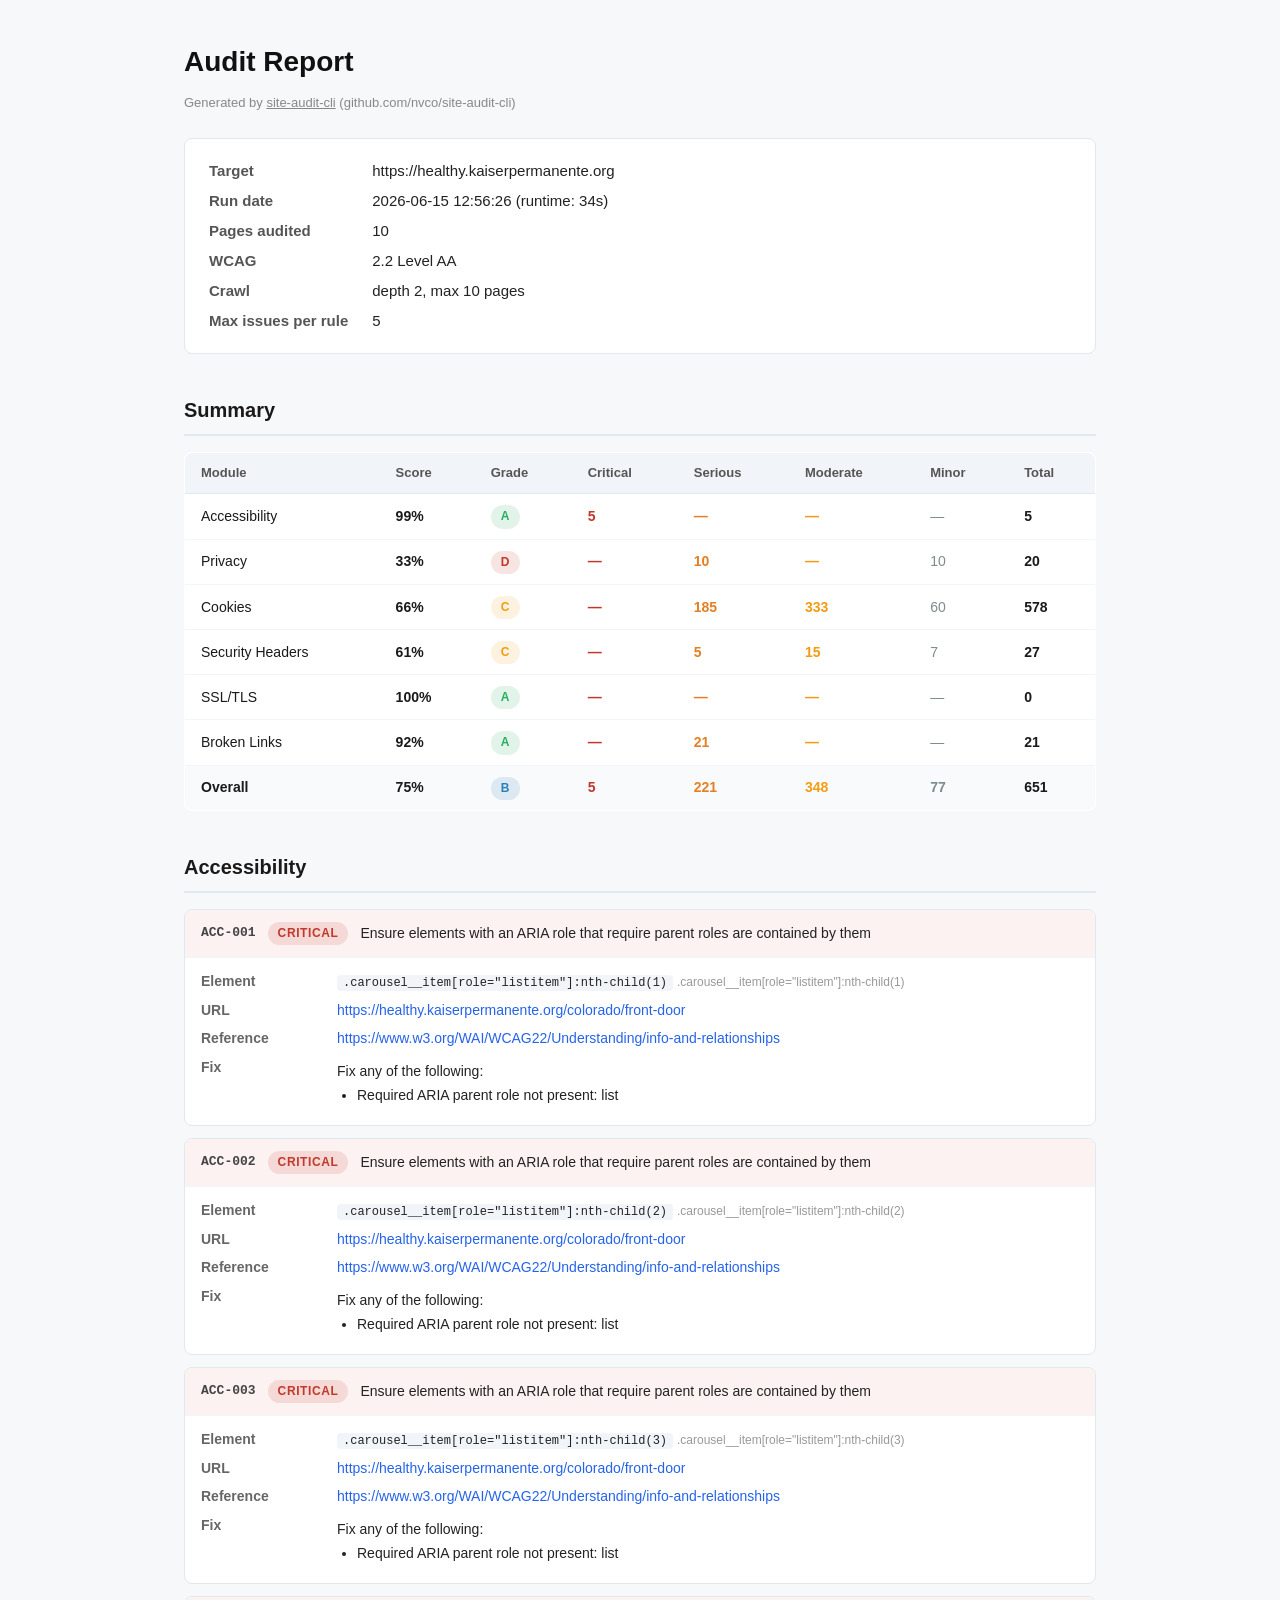
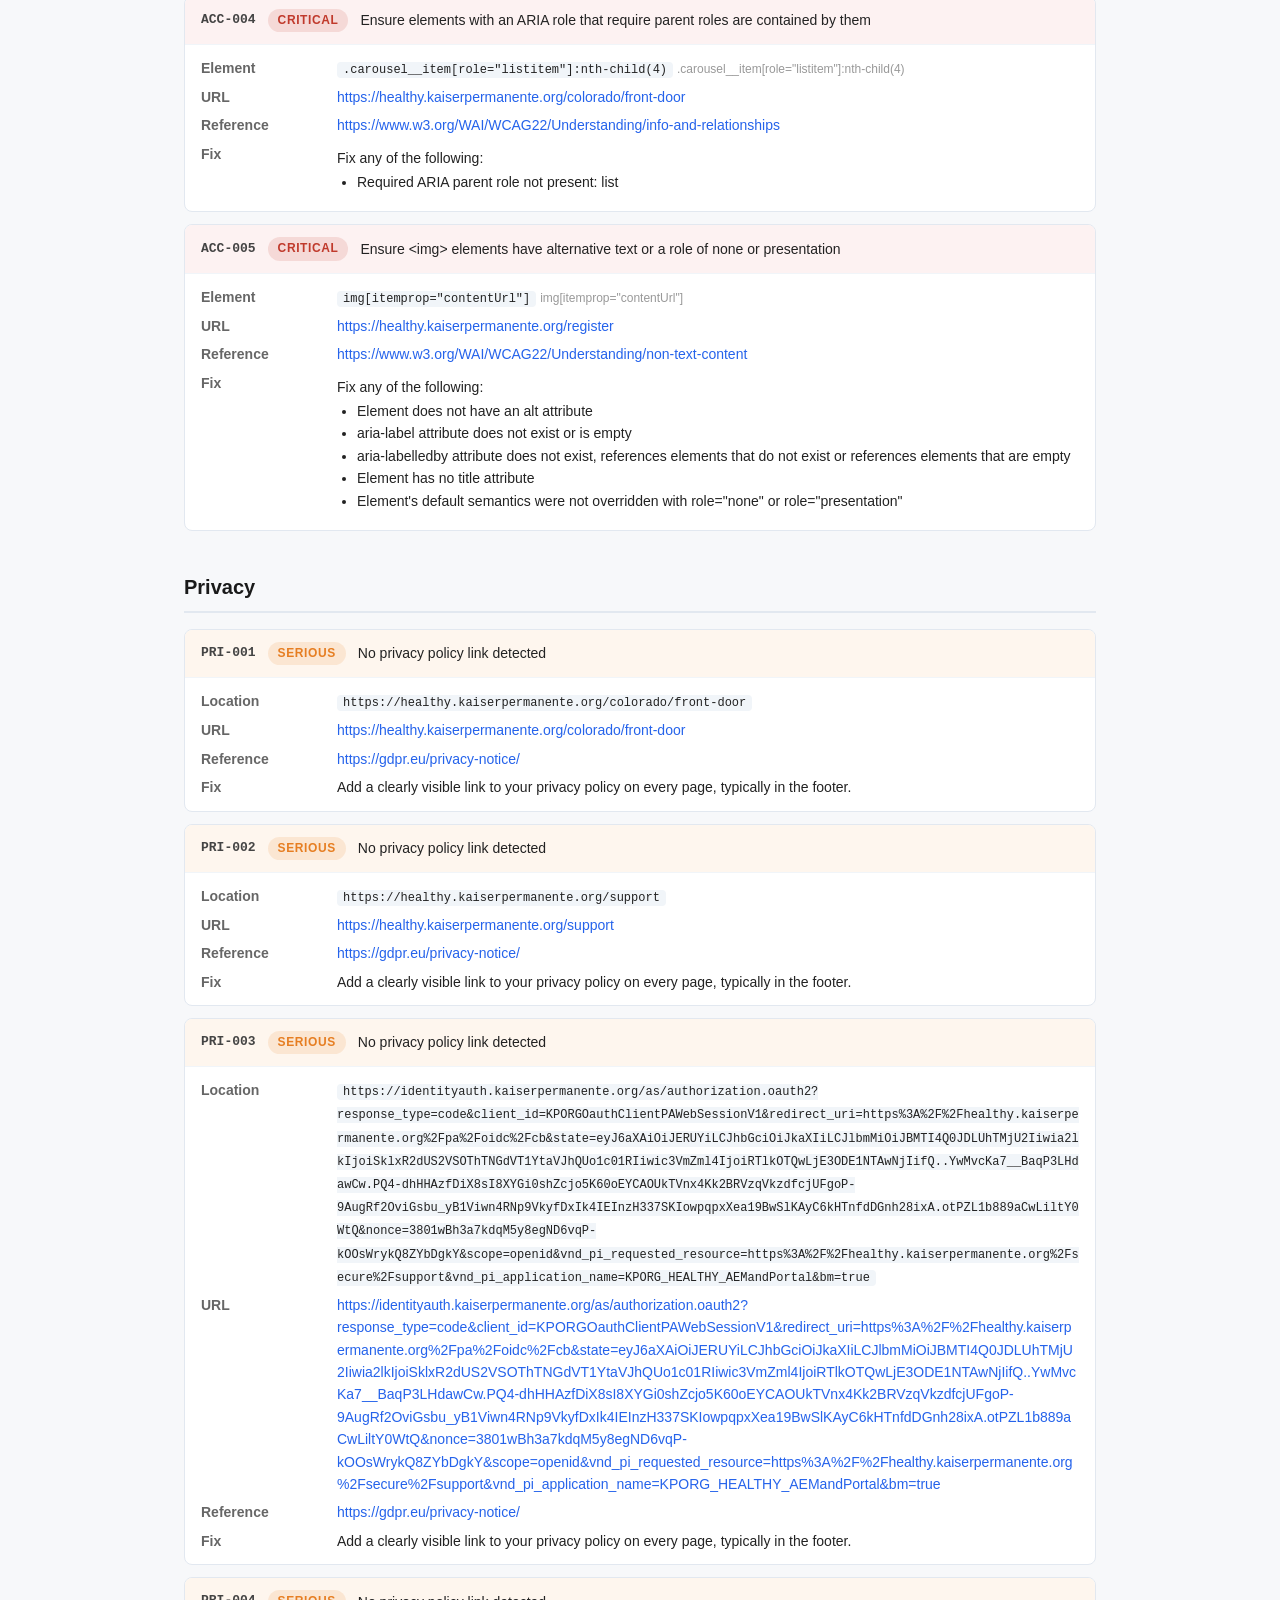
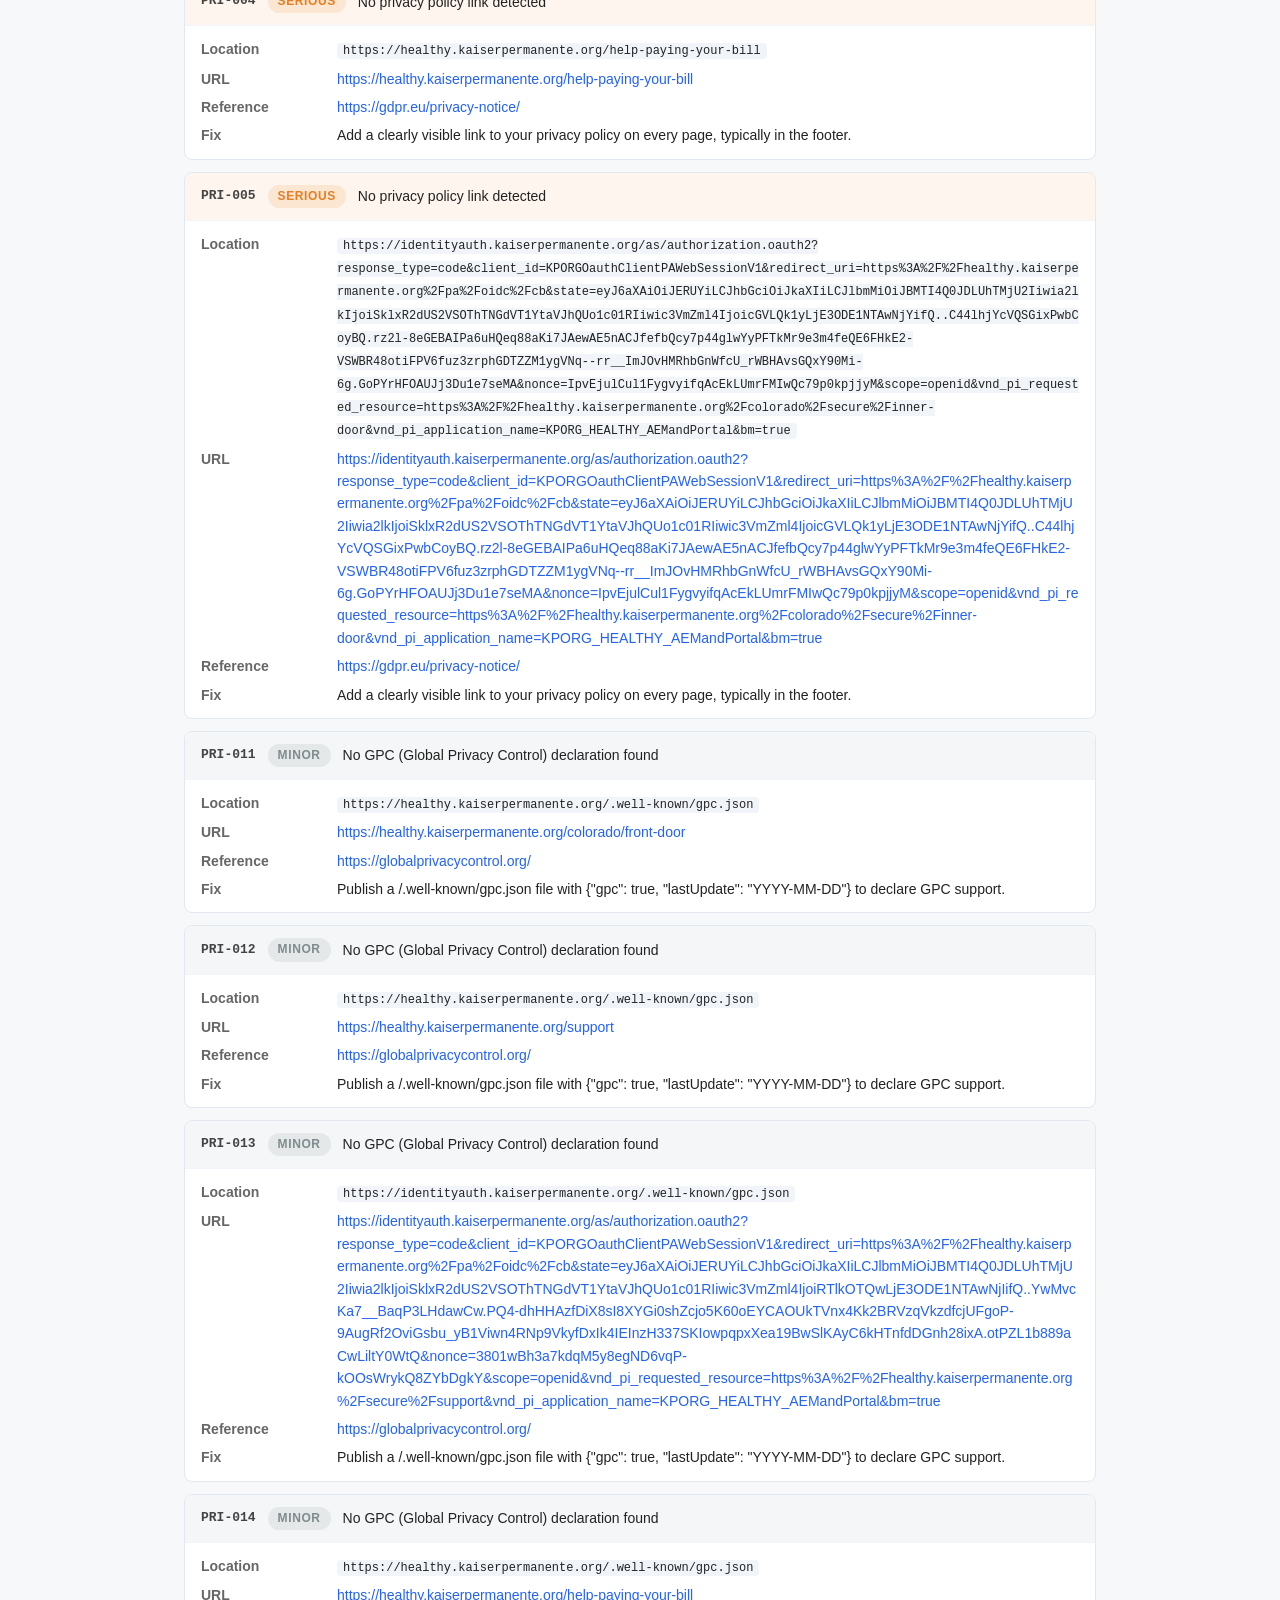
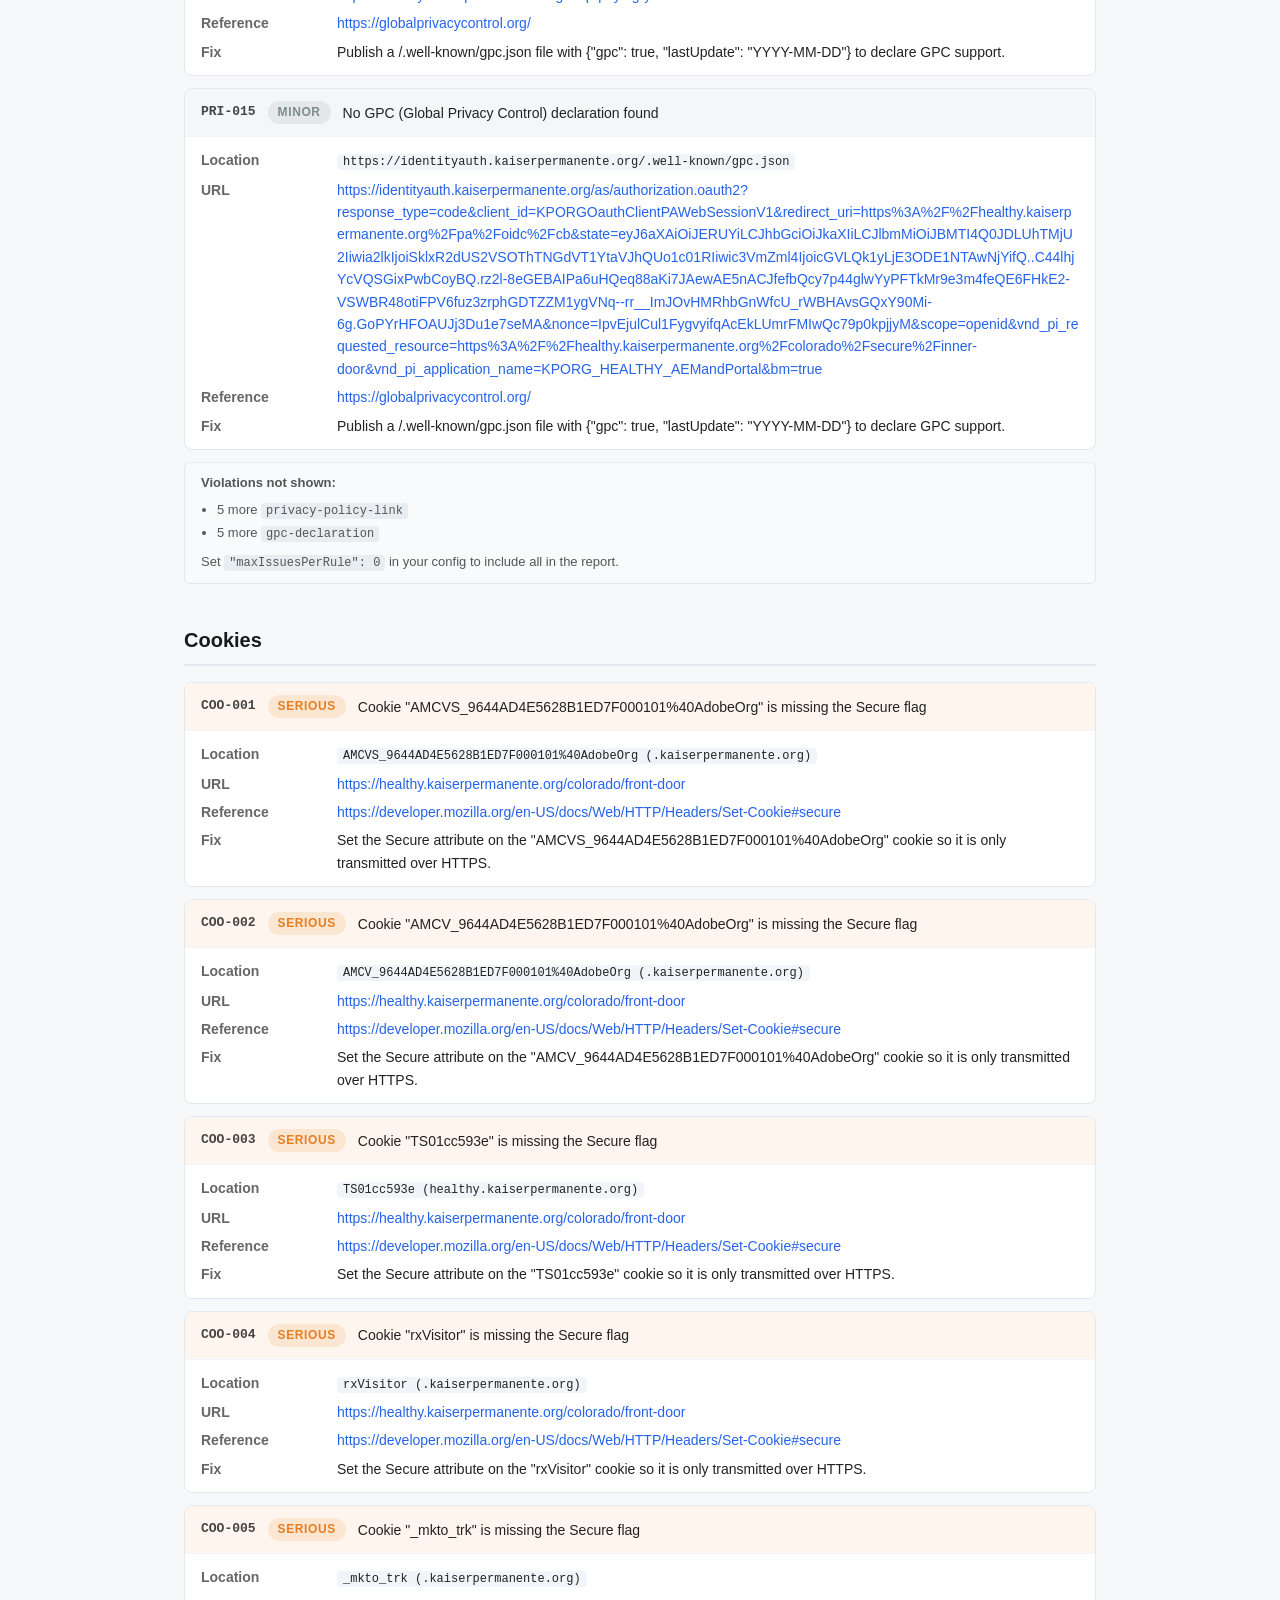
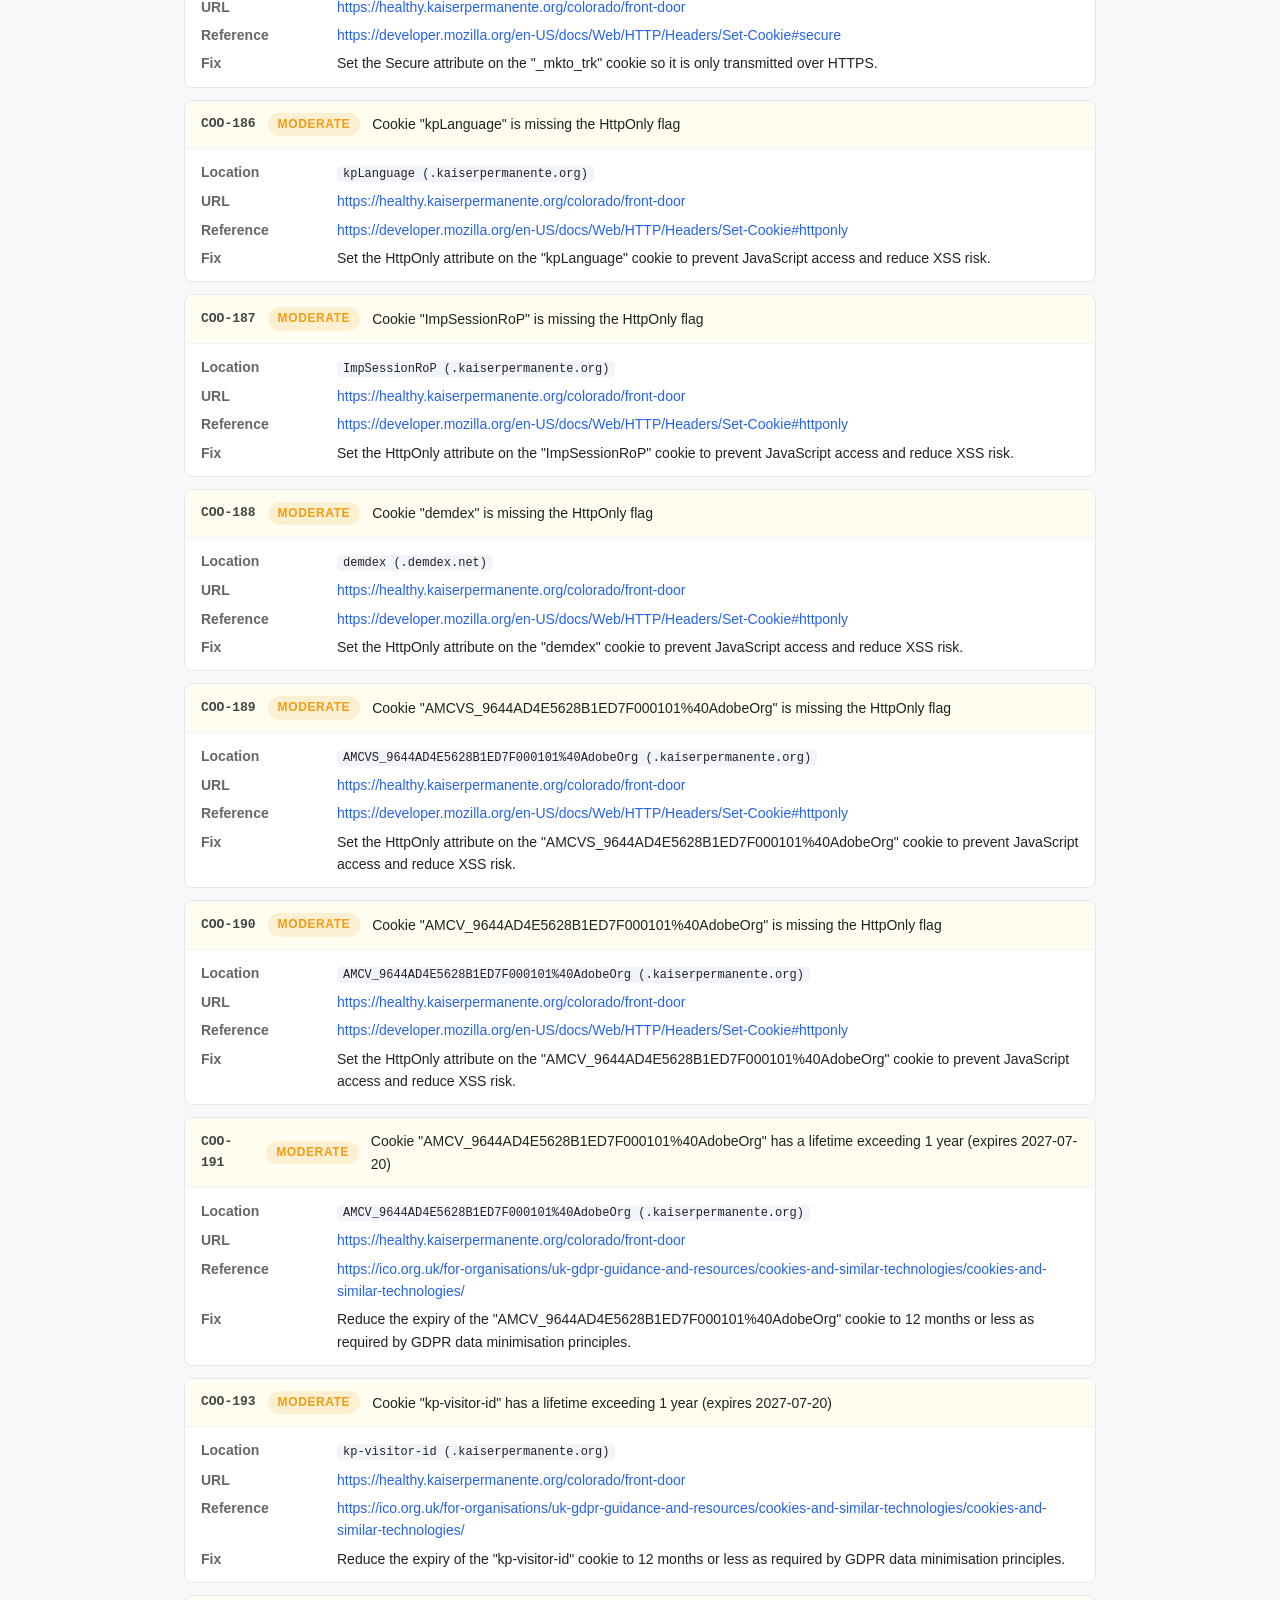
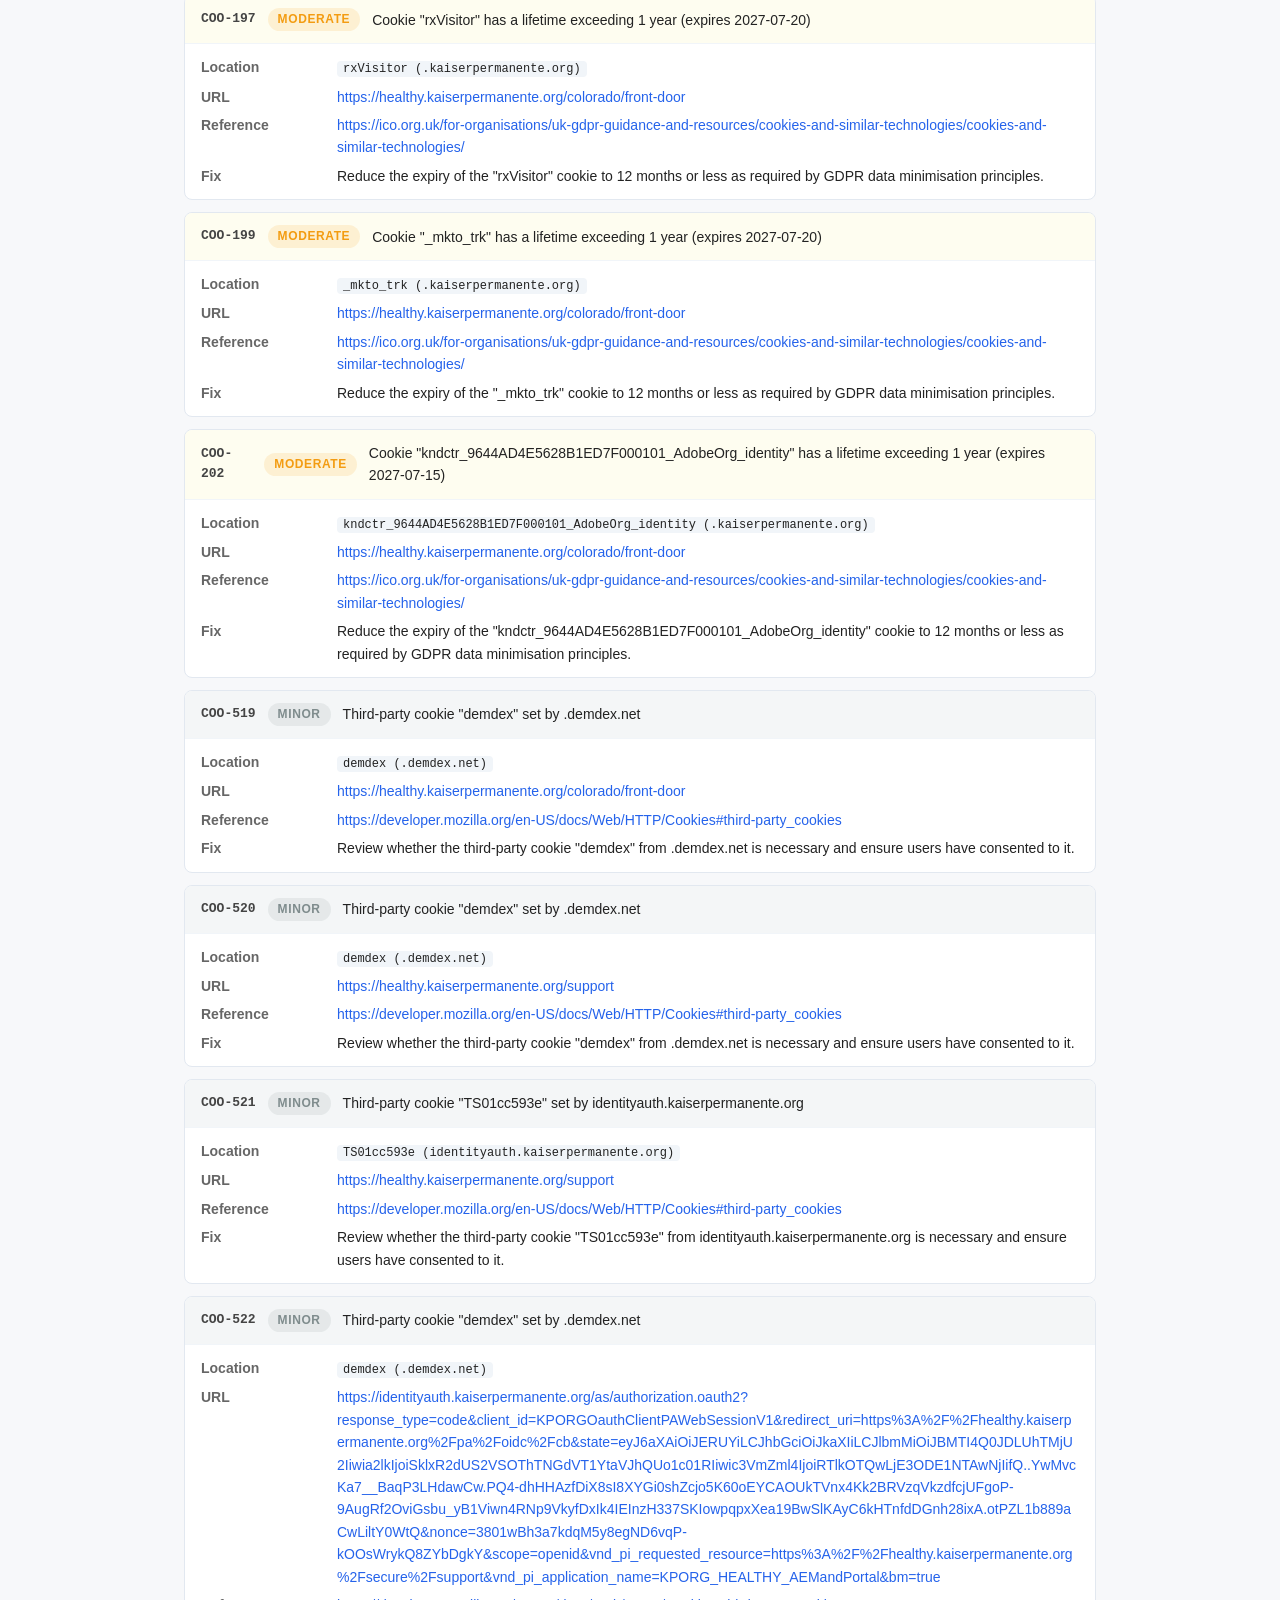
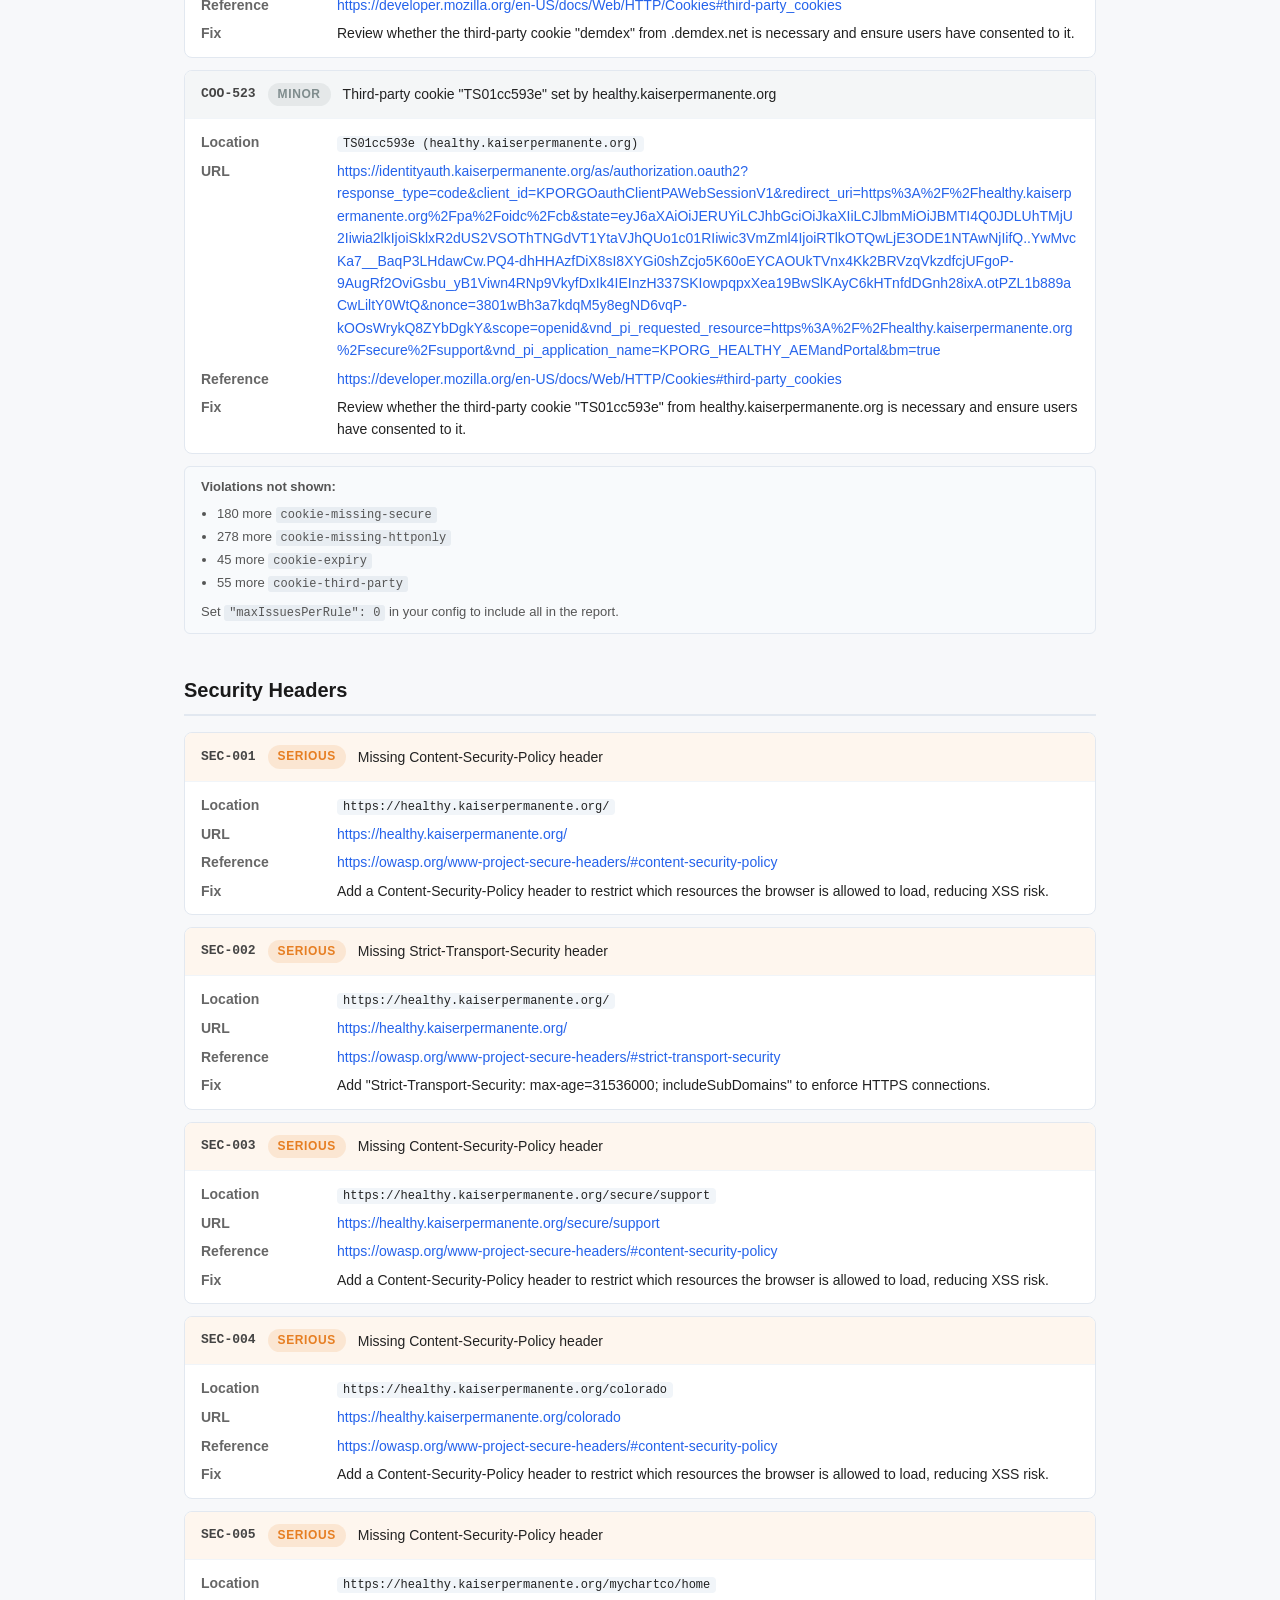
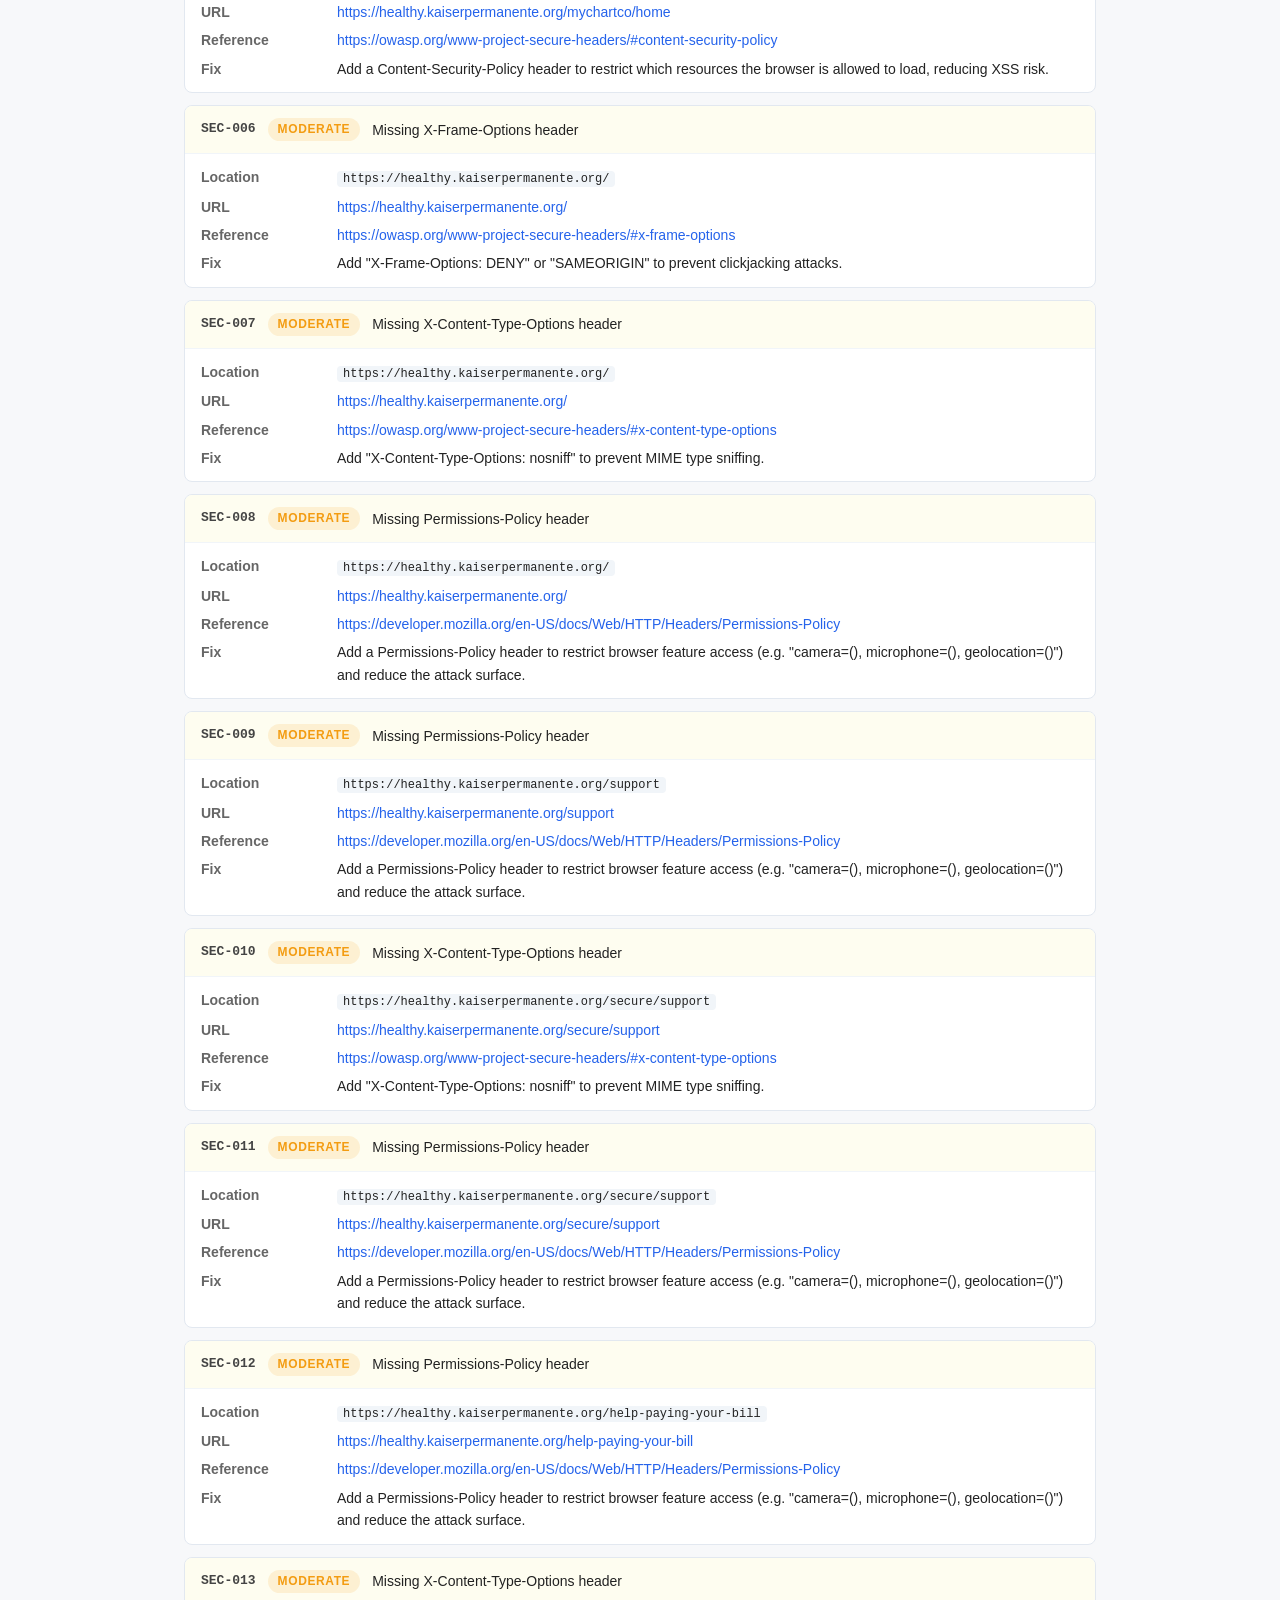
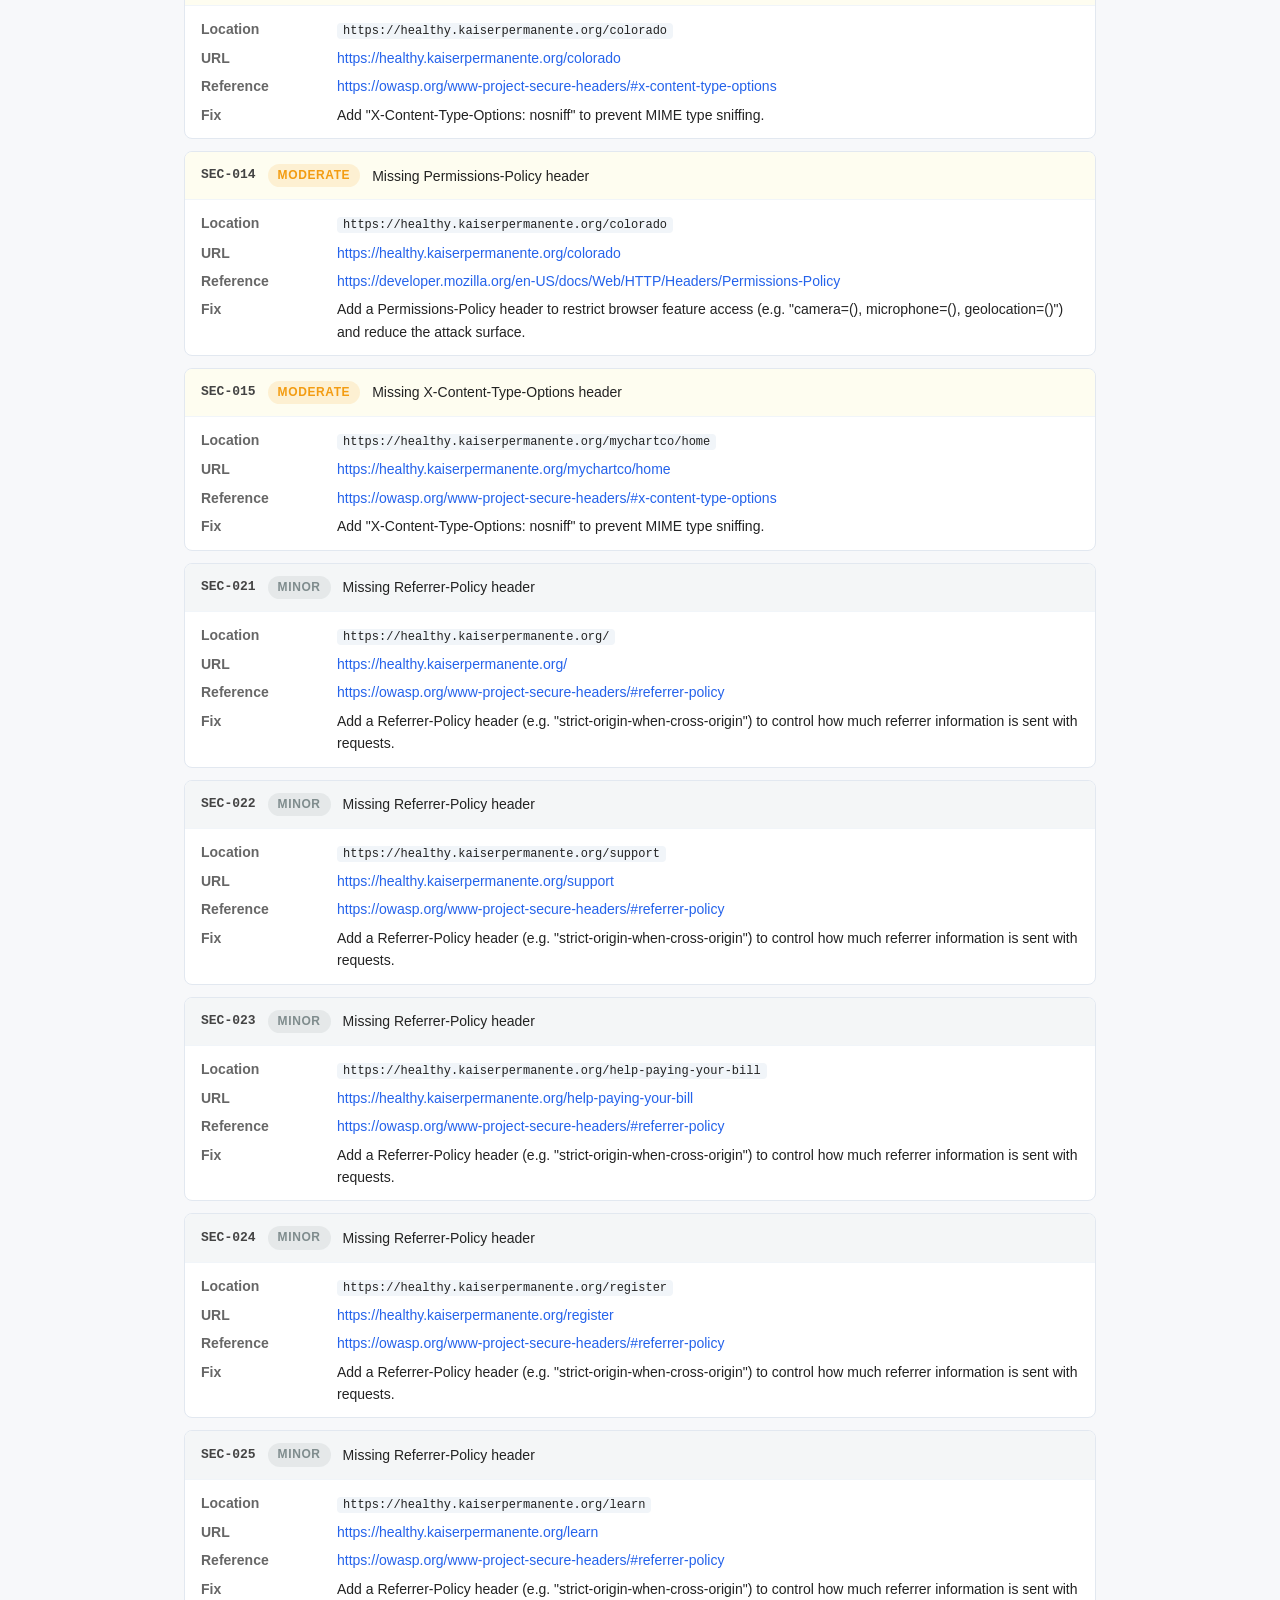
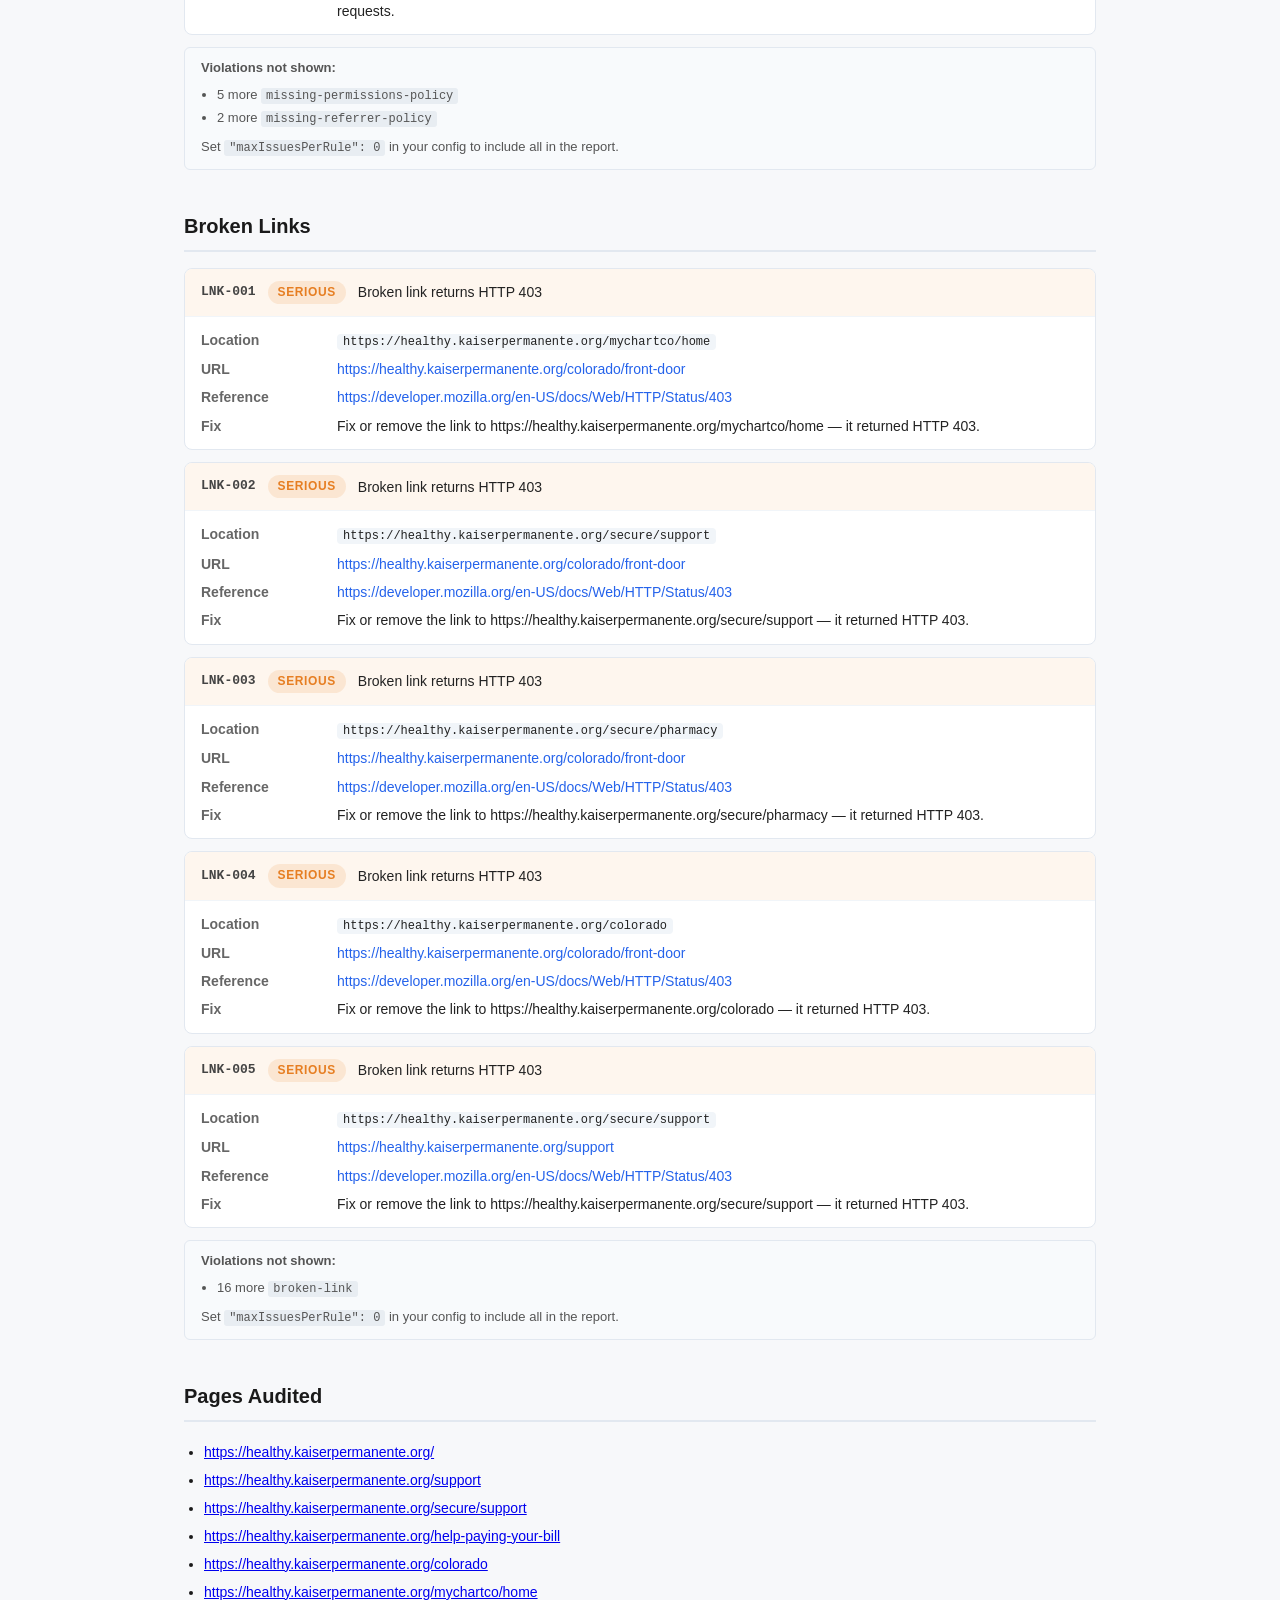
<file: reports/kp/healthy-kaiserpermanente-20260615-125626.html>
<!DOCTYPE html>
<html lang="en">
<head>
<meta charset="UTF-8">
<meta name="viewport" content="width=device-width, initial-scale=1.0">
<title>Audit Report</title>
<style>
  *, *::before, *::after { box-sizing: border-box; margin: 0; padding: 0; }
  body { font-family: -apple-system, BlinkMacSystemFont, 'Segoe UI', sans-serif; font-size: 15px; line-height: 1.6; color: #1a1a1a; background: #f7f8fa; }
  .page { max-width: 960px; margin: 0 auto; padding: 40px 24px; }
  h1 { font-size: 28px; font-weight: 700; margin-bottom: 24px; color: #111; }
  h2 { font-size: 20px; font-weight: 600; margin: 40px 0 16px; padding-bottom: 8px; border-bottom: 2px solid #e2e8f0; color: #1a1a1a; }
  h3 { font-size: 14px; font-weight: 700; letter-spacing: 0.04em; text-transform: uppercase; }
  .meta { background: #fff; border: 1px solid #e2e8f0; border-radius: 8px; padding: 20px 24px; margin-bottom: 32px; display: grid; grid-template-columns: auto 1fr; gap: 6px 24px; }
  .meta dt { font-weight: 600; color: #555; white-space: nowrap; }
  .meta dd { color: #222; }
  table { width: 100%; border-collapse: collapse; background: #fff; border: 1px solid #e2e8f0; border-radius: 8px; overflow: hidden; margin-bottom: 32px; }
  th { background: #f1f5f9; text-align: left; padding: 10px 16px; font-size: 13px; font-weight: 600; color: #555; border-bottom: 1px solid #e2e8f0; }
  td { padding: 10px 16px; border-bottom: 1px solid #f1f5f9; font-size: 14px; }
  tr:last-child td { border-bottom: none; }
  tr.total td { font-weight: 700; background: #f8fafc; }
  .issue { background: #fff; border: 1px solid #e2e8f0; border-radius: 8px; margin-bottom: 12px; overflow: hidden; page-break-inside: avoid; break-inside: avoid; }
  @media print {
    body { background: #fff; }
    .page { padding: 0; max-width: 100%; }
    section { break-before: page; }
    section:first-of-type { break-before: auto; }
    h2 { break-after: avoid; }
  }
  .issue-header { display: flex; align-items: center; gap: 12px; padding: 12px 16px; border-bottom: 1px solid #f1f5f9; }
  .issue-id { font-family: 'SF Mono', 'Fira Code', monospace; font-size: 13px; font-weight: 700; color: #444; }
  .badge { display: inline-block; padding: 2px 10px; border-radius: 12px; font-size: 12px; font-weight: 600; text-transform: uppercase; letter-spacing: 0.05em; }
  .issue-body { padding: 12px 16px; display: grid; grid-template-columns: 120px 1fr; gap: 6px 16px; font-size: 14px; }
  .issue-body dt { font-weight: 600; color: #666; }
  .issue-body dd { color: #222; word-break: break-word; }
  .issue-body dd code { background: #f1f5f9; padding: 1px 6px; border-radius: 4px; font-size: 12px; font-family: 'SF Mono', 'Fira Code', monospace; }
  .issue-body dd a { color: #2563eb; text-decoration: none; }
  .issue-body dd a:hover { text-decoration: underline; }
  section { margin-bottom: 8px; }
  .overflow-note { font-size: 13px; color: #555; background: #f8fafc; border: 1px solid #e2e8f0; border-radius: 6px; padding: 10px 16px; margin-bottom: 12px; }
  .overflow-note ul { margin: 6px 0 8px 16px; }
  .overflow-note li { margin-bottom: 2px; }
  .overflow-note code { background: #e8edf2; padding: 1px 5px; border-radius: 3px; font-size: 12px; }
</style>
</head>
<body>
<div class="page">
  <h1>Audit Report</h1>
  <p style="margin:-16px 0 24px;font-size:13px;color:#888">Generated by <a href="https://github.com/nvco/site-audit-cli" style="color:#888;text-decoration:underline" target="_blank" rel="noopener">site-audit-cli</a> (github.com/nvco/site-audit-cli)</p>
  <dl class="meta">
    <dt>Target</dt><dd>https://healthy.kaiserpermanente.org</dd>
    <dt>Run date</dt><dd>2026-06-15 12:56:26 (runtime: 34s)</dd>
    <dt>Pages audited</dt><dd>10</dd>
    <dt>WCAG</dt><dd>2.2 Level AA</dd>
    <dt>Crawl</dt><dd>depth 2, max 10 pages</dd>
    <dt>Max issues per rule</dt><dd>5</dd>
    
  </dl>
  <h2>Summary</h2>
  <table>
    <thead><tr><th>Module</th><th>Score</th><th>Grade</th><th>Critical</th><th>Serious</th><th>Moderate</th><th>Minor</th><th>Total</th></tr></thead>
    <tbody><tr>
      <td>Accessibility</td>
      <td style="font-weight:600">99%</td>
      <td><span class="badge" style="background:#27ae6022;color:#27ae60">A</span></td>
      <td style="color:#c0392b;font-weight:600">5</td>
      <td style="color:#e67e22;font-weight:600">—</td>
      <td style="color:#f39c12;font-weight:600">—</td>
      <td style="color:#7f8c8d">—</td>
      <td><strong>5</strong></td>
    </tr>
<tr>
      <td>Privacy</td>
      <td style="font-weight:600">33%</td>
      <td><span class="badge" style="background:#c0392b22;color:#c0392b">D</span></td>
      <td style="color:#c0392b;font-weight:600">—</td>
      <td style="color:#e67e22;font-weight:600">10</td>
      <td style="color:#f39c12;font-weight:600">—</td>
      <td style="color:#7f8c8d">10</td>
      <td><strong>20</strong></td>
    </tr>
<tr>
      <td>Cookies</td>
      <td style="font-weight:600">66%</td>
      <td><span class="badge" style="background:#f39c1222;color:#f39c12">C</span></td>
      <td style="color:#c0392b;font-weight:600">—</td>
      <td style="color:#e67e22;font-weight:600">185</td>
      <td style="color:#f39c12;font-weight:600">333</td>
      <td style="color:#7f8c8d">60</td>
      <td><strong>578</strong></td>
    </tr>
<tr>
      <td>Security Headers</td>
      <td style="font-weight:600">61%</td>
      <td><span class="badge" style="background:#f39c1222;color:#f39c12">C</span></td>
      <td style="color:#c0392b;font-weight:600">—</td>
      <td style="color:#e67e22;font-weight:600">5</td>
      <td style="color:#f39c12;font-weight:600">15</td>
      <td style="color:#7f8c8d">7</td>
      <td><strong>27</strong></td>
    </tr>
<tr>
      <td>SSL/TLS</td>
      <td style="font-weight:600">100%</td>
      <td><span class="badge" style="background:#27ae6022;color:#27ae60">A</span></td>
      <td style="color:#c0392b;font-weight:600">—</td>
      <td style="color:#e67e22;font-weight:600">—</td>
      <td style="color:#f39c12;font-weight:600">—</td>
      <td style="color:#7f8c8d">—</td>
      <td><strong>0</strong></td>
    </tr>
<tr>
      <td>Broken Links</td>
      <td style="font-weight:600">92%</td>
      <td><span class="badge" style="background:#27ae6022;color:#27ae60">A</span></td>
      <td style="color:#c0392b;font-weight:600">—</td>
      <td style="color:#e67e22;font-weight:600">21</td>
      <td style="color:#f39c12;font-weight:600">—</td>
      <td style="color:#7f8c8d">—</td>
      <td><strong>21</strong></td>
    </tr>
<tr class="total">
    <td>Overall</td>
    <td style="font-weight:700">75%</td>
    <td><span class="badge" style="background:#2980b922;color:#2980b9">B</span></td>
    <td style="color:#c0392b">5</td>
    <td style="color:#e67e22">221</td>
    <td style="color:#f39c12">348</td>
    <td style="color:#7f8c8d">77</td>
    <td>651</td>
  </tr></tbody>
  </table>
  
    <section>
      <h2>Accessibility</h2>
      <div class="issue">
    <div class="issue-header" style="background:#fdf2f2">
      <span class="issue-id">ACC-001</span>
      <span class="badge" style="background:#c0392b22;color:#c0392b">critical</span>
      
      <h3 style="font-weight:500;text-transform:none;letter-spacing:0;font-size:14px;color:#222">Ensure elements with an ARIA role that require parent roles are contained by them</h3>
    </div>
    <dl class="issue-body">
      <dt>Element</dt><dd><code>.carousel__item[role="listitem"]:nth-child(1)</code> <span style="color:#999;font-size:12px">.carousel__item[role="listitem"]:nth-child(1)</span></dd>
      <dt>URL</dt><dd><a href="https://healthy.kaiserpermanente.org/colorado/front-door">https://healthy.kaiserpermanente.org/colorado/front-door</a></dd>
      <dt>Reference</dt><dd><a href="https://www.w3.org/WAI/WCAG22/Understanding/info-and-relationships">https://www.w3.org/WAI/WCAG22/Understanding/info-and-relationships</a></dd>
      <dt>Fix</dt><dd><p style="margin:4px 0 2px;font-weight:500">Fix any of the following:</p><ul style="margin:2px 0 6px;padding-left:20px"><li>Required ARIA parent role not present: list</li></ul></dd>
    </dl>
  </div>
<div class="issue">
    <div class="issue-header" style="background:#fdf2f2">
      <span class="issue-id">ACC-002</span>
      <span class="badge" style="background:#c0392b22;color:#c0392b">critical</span>
      
      <h3 style="font-weight:500;text-transform:none;letter-spacing:0;font-size:14px;color:#222">Ensure elements with an ARIA role that require parent roles are contained by them</h3>
    </div>
    <dl class="issue-body">
      <dt>Element</dt><dd><code>.carousel__item[role="listitem"]:nth-child(2)</code> <span style="color:#999;font-size:12px">.carousel__item[role="listitem"]:nth-child(2)</span></dd>
      <dt>URL</dt><dd><a href="https://healthy.kaiserpermanente.org/colorado/front-door">https://healthy.kaiserpermanente.org/colorado/front-door</a></dd>
      <dt>Reference</dt><dd><a href="https://www.w3.org/WAI/WCAG22/Understanding/info-and-relationships">https://www.w3.org/WAI/WCAG22/Understanding/info-and-relationships</a></dd>
      <dt>Fix</dt><dd><p style="margin:4px 0 2px;font-weight:500">Fix any of the following:</p><ul style="margin:2px 0 6px;padding-left:20px"><li>Required ARIA parent role not present: list</li></ul></dd>
    </dl>
  </div>
<div class="issue">
    <div class="issue-header" style="background:#fdf2f2">
      <span class="issue-id">ACC-003</span>
      <span class="badge" style="background:#c0392b22;color:#c0392b">critical</span>
      
      <h3 style="font-weight:500;text-transform:none;letter-spacing:0;font-size:14px;color:#222">Ensure elements with an ARIA role that require parent roles are contained by them</h3>
    </div>
    <dl class="issue-body">
      <dt>Element</dt><dd><code>.carousel__item[role="listitem"]:nth-child(3)</code> <span style="color:#999;font-size:12px">.carousel__item[role="listitem"]:nth-child(3)</span></dd>
      <dt>URL</dt><dd><a href="https://healthy.kaiserpermanente.org/colorado/front-door">https://healthy.kaiserpermanente.org/colorado/front-door</a></dd>
      <dt>Reference</dt><dd><a href="https://www.w3.org/WAI/WCAG22/Understanding/info-and-relationships">https://www.w3.org/WAI/WCAG22/Understanding/info-and-relationships</a></dd>
      <dt>Fix</dt><dd><p style="margin:4px 0 2px;font-weight:500">Fix any of the following:</p><ul style="margin:2px 0 6px;padding-left:20px"><li>Required ARIA parent role not present: list</li></ul></dd>
    </dl>
  </div>
<div class="issue">
    <div class="issue-header" style="background:#fdf2f2">
      <span class="issue-id">ACC-004</span>
      <span class="badge" style="background:#c0392b22;color:#c0392b">critical</span>
      
      <h3 style="font-weight:500;text-transform:none;letter-spacing:0;font-size:14px;color:#222">Ensure elements with an ARIA role that require parent roles are contained by them</h3>
    </div>
    <dl class="issue-body">
      <dt>Element</dt><dd><code>.carousel__item[role="listitem"]:nth-child(4)</code> <span style="color:#999;font-size:12px">.carousel__item[role="listitem"]:nth-child(4)</span></dd>
      <dt>URL</dt><dd><a href="https://healthy.kaiserpermanente.org/colorado/front-door">https://healthy.kaiserpermanente.org/colorado/front-door</a></dd>
      <dt>Reference</dt><dd><a href="https://www.w3.org/WAI/WCAG22/Understanding/info-and-relationships">https://www.w3.org/WAI/WCAG22/Understanding/info-and-relationships</a></dd>
      <dt>Fix</dt><dd><p style="margin:4px 0 2px;font-weight:500">Fix any of the following:</p><ul style="margin:2px 0 6px;padding-left:20px"><li>Required ARIA parent role not present: list</li></ul></dd>
    </dl>
  </div>
<div class="issue">
    <div class="issue-header" style="background:#fdf2f2">
      <span class="issue-id">ACC-005</span>
      <span class="badge" style="background:#c0392b22;color:#c0392b">critical</span>
      
      <h3 style="font-weight:500;text-transform:none;letter-spacing:0;font-size:14px;color:#222">Ensure &lt;img&gt; elements have alternative text or a role of none or presentation</h3>
    </div>
    <dl class="issue-body">
      <dt>Element</dt><dd><code>img[itemprop="contentUrl"]</code> <span style="color:#999;font-size:12px">img[itemprop="contentUrl"]</span></dd>
      <dt>URL</dt><dd><a href="https://healthy.kaiserpermanente.org/register">https://healthy.kaiserpermanente.org/register</a></dd>
      <dt>Reference</dt><dd><a href="https://www.w3.org/WAI/WCAG22/Understanding/non-text-content">https://www.w3.org/WAI/WCAG22/Understanding/non-text-content</a></dd>
      <dt>Fix</dt><dd><p style="margin:4px 0 2px;font-weight:500">Fix any of the following:</p><ul style="margin:2px 0 6px;padding-left:20px"><li>Element does not have an alt attribute</li><li>aria-label attribute does not exist or is empty</li><li>aria-labelledby attribute does not exist, references elements that do not exist or references elements that are empty</li><li>Element has no title attribute</li><li>Element&#39;s default semantics were not overridden with role=&quot;none&quot; or role=&quot;presentation&quot;</li></ul></dd>
    </dl>
  </div>
      
      
    </section>

    <section>
      <h2>Privacy</h2>
      <div class="issue">
    <div class="issue-header" style="background:#fef6ee">
      <span class="issue-id">PRI-001</span>
      <span class="badge" style="background:#e67e2222;color:#e67e22">serious</span>
      
      <h3 style="font-weight:500;text-transform:none;letter-spacing:0;font-size:14px;color:#222">No privacy policy link detected</h3>
    </div>
    <dl class="issue-body">
      <dt>Location</dt><dd><code>https://healthy.kaiserpermanente.org/colorado/front-door</code></dd>
      <dt>URL</dt><dd><a href="https://healthy.kaiserpermanente.org/colorado/front-door">https://healthy.kaiserpermanente.org/colorado/front-door</a></dd>
      <dt>Reference</dt><dd><a href="https://gdpr.eu/privacy-notice/">https://gdpr.eu/privacy-notice/</a></dd>
      <dt>Fix</dt><dd>Add a clearly visible link to your privacy policy on every page, typically in the footer.</dd>
    </dl>
  </div>
<div class="issue">
    <div class="issue-header" style="background:#fef6ee">
      <span class="issue-id">PRI-002</span>
      <span class="badge" style="background:#e67e2222;color:#e67e22">serious</span>
      
      <h3 style="font-weight:500;text-transform:none;letter-spacing:0;font-size:14px;color:#222">No privacy policy link detected</h3>
    </div>
    <dl class="issue-body">
      <dt>Location</dt><dd><code>https://healthy.kaiserpermanente.org/support</code></dd>
      <dt>URL</dt><dd><a href="https://healthy.kaiserpermanente.org/support">https://healthy.kaiserpermanente.org/support</a></dd>
      <dt>Reference</dt><dd><a href="https://gdpr.eu/privacy-notice/">https://gdpr.eu/privacy-notice/</a></dd>
      <dt>Fix</dt><dd>Add a clearly visible link to your privacy policy on every page, typically in the footer.</dd>
    </dl>
  </div>
<div class="issue">
    <div class="issue-header" style="background:#fef6ee">
      <span class="issue-id">PRI-003</span>
      <span class="badge" style="background:#e67e2222;color:#e67e22">serious</span>
      
      <h3 style="font-weight:500;text-transform:none;letter-spacing:0;font-size:14px;color:#222">No privacy policy link detected</h3>
    </div>
    <dl class="issue-body">
      <dt>Location</dt><dd><code>https://identityauth.kaiserpermanente.org/as/authorization.oauth2?response_type=code&client_id=KPORGOauthClientPAWebSessionV1&redirect_uri=https%3A%2F%2Fhealthy.kaiserpermanente.org%2Fpa%2Foidc%2Fcb&state=eyJ6aXAiOiJERUYiLCJhbGciOiJkaXIiLCJlbmMiOiJBMTI4Q0JDLUhTMjU2Iiwia2lkIjoiSklxR2dUS2VSOThTNGdVT1YtaVJhQUo1c01RIiwic3VmZml4IjoiRTlkOTQwLjE3ODE1NTAwNjIifQ..YwMvcKa7__BaqP3LHdawCw.PQ4-dhHHAzfDiX8sI8XYGi0shZcjo5K60oEYCAOUkTVnx4Kk2BRVzqVkzdfcjUFgoP-9AugRf2OviGsbu_yB1Viwn4RNp9VkyfDxIk4IEInzH337SKIowpqpxXea19BwSlKAyC6kHTnfdDGnh28ixA.otPZL1b889aCwLiltY0WtQ&nonce=3801wBh3a7kdqM5y8egND6vqP-kOOsWrykQ8ZYbDgkY&scope=openid&vnd_pi_requested_resource=https%3A%2F%2Fhealthy.kaiserpermanente.org%2Fsecure%2Fsupport&vnd_pi_application_name=KPORG_HEALTHY_AEMandPortal&bm=true</code></dd>
      <dt>URL</dt><dd><a href="https://identityauth.kaiserpermanente.org/as/authorization.oauth2?response_type=code&client_id=KPORGOauthClientPAWebSessionV1&redirect_uri=https%3A%2F%2Fhealthy.kaiserpermanente.org%2Fpa%2Foidc%2Fcb&state=eyJ6aXAiOiJERUYiLCJhbGciOiJkaXIiLCJlbmMiOiJBMTI4Q0JDLUhTMjU2Iiwia2lkIjoiSklxR2dUS2VSOThTNGdVT1YtaVJhQUo1c01RIiwic3VmZml4IjoiRTlkOTQwLjE3ODE1NTAwNjIifQ..YwMvcKa7__BaqP3LHdawCw.PQ4-dhHHAzfDiX8sI8XYGi0shZcjo5K60oEYCAOUkTVnx4Kk2BRVzqVkzdfcjUFgoP-9AugRf2OviGsbu_yB1Viwn4RNp9VkyfDxIk4IEInzH337SKIowpqpxXea19BwSlKAyC6kHTnfdDGnh28ixA.otPZL1b889aCwLiltY0WtQ&nonce=3801wBh3a7kdqM5y8egND6vqP-kOOsWrykQ8ZYbDgkY&scope=openid&vnd_pi_requested_resource=https%3A%2F%2Fhealthy.kaiserpermanente.org%2Fsecure%2Fsupport&vnd_pi_application_name=KPORG_HEALTHY_AEMandPortal&bm=true">https://identityauth.kaiserpermanente.org/as/authorization.oauth2?response_type=code&client_id=KPORGOauthClientPAWebSessionV1&redirect_uri=https%3A%2F%2Fhealthy.kaiserpermanente.org%2Fpa%2Foidc%2Fcb&state=eyJ6aXAiOiJERUYiLCJhbGciOiJkaXIiLCJlbmMiOiJBMTI4Q0JDLUhTMjU2Iiwia2lkIjoiSklxR2dUS2VSOThTNGdVT1YtaVJhQUo1c01RIiwic3VmZml4IjoiRTlkOTQwLjE3ODE1NTAwNjIifQ..YwMvcKa7__BaqP3LHdawCw.PQ4-dhHHAzfDiX8sI8XYGi0shZcjo5K60oEYCAOUkTVnx4Kk2BRVzqVkzdfcjUFgoP-9AugRf2OviGsbu_yB1Viwn4RNp9VkyfDxIk4IEInzH337SKIowpqpxXea19BwSlKAyC6kHTnfdDGnh28ixA.otPZL1b889aCwLiltY0WtQ&nonce=3801wBh3a7kdqM5y8egND6vqP-kOOsWrykQ8ZYbDgkY&scope=openid&vnd_pi_requested_resource=https%3A%2F%2Fhealthy.kaiserpermanente.org%2Fsecure%2Fsupport&vnd_pi_application_name=KPORG_HEALTHY_AEMandPortal&bm=true</a></dd>
      <dt>Reference</dt><dd><a href="https://gdpr.eu/privacy-notice/">https://gdpr.eu/privacy-notice/</a></dd>
      <dt>Fix</dt><dd>Add a clearly visible link to your privacy policy on every page, typically in the footer.</dd>
    </dl>
  </div>
<div class="issue">
    <div class="issue-header" style="background:#fef6ee">
      <span class="issue-id">PRI-004</span>
      <span class="badge" style="background:#e67e2222;color:#e67e22">serious</span>
      
      <h3 style="font-weight:500;text-transform:none;letter-spacing:0;font-size:14px;color:#222">No privacy policy link detected</h3>
    </div>
    <dl class="issue-body">
      <dt>Location</dt><dd><code>https://healthy.kaiserpermanente.org/help-paying-your-bill</code></dd>
      <dt>URL</dt><dd><a href="https://healthy.kaiserpermanente.org/help-paying-your-bill">https://healthy.kaiserpermanente.org/help-paying-your-bill</a></dd>
      <dt>Reference</dt><dd><a href="https://gdpr.eu/privacy-notice/">https://gdpr.eu/privacy-notice/</a></dd>
      <dt>Fix</dt><dd>Add a clearly visible link to your privacy policy on every page, typically in the footer.</dd>
    </dl>
  </div>
<div class="issue">
    <div class="issue-header" style="background:#fef6ee">
      <span class="issue-id">PRI-005</span>
      <span class="badge" style="background:#e67e2222;color:#e67e22">serious</span>
      
      <h3 style="font-weight:500;text-transform:none;letter-spacing:0;font-size:14px;color:#222">No privacy policy link detected</h3>
    </div>
    <dl class="issue-body">
      <dt>Location</dt><dd><code>https://identityauth.kaiserpermanente.org/as/authorization.oauth2?response_type=code&client_id=KPORGOauthClientPAWebSessionV1&redirect_uri=https%3A%2F%2Fhealthy.kaiserpermanente.org%2Fpa%2Foidc%2Fcb&state=eyJ6aXAiOiJERUYiLCJhbGciOiJkaXIiLCJlbmMiOiJBMTI4Q0JDLUhTMjU2Iiwia2lkIjoiSklxR2dUS2VSOThTNGdVT1YtaVJhQUo1c01RIiwic3VmZml4IjoicGVLQk1yLjE3ODE1NTAwNjYifQ..C44lhjYcVQSGixPwbCoyBQ.rz2l-8eGEBAIPa6uHQeq88aKi7JAewAE5nACJfefbQcy7p44glwYyPFTkMr9e3m4feQE6FHkE2-VSWBR48otiFPV6fuz3zrphGDTZZM1ygVNq--rr__ImJOvHMRhbGnWfcU_rWBHAvsGQxY90Mi-6g.GoPYrHFOAUJj3Du1e7seMA&nonce=IpvEjulCul1FygvyifqAcEkLUmrFMIwQc79p0kpjjyM&scope=openid&vnd_pi_requested_resource=https%3A%2F%2Fhealthy.kaiserpermanente.org%2Fcolorado%2Fsecure%2Finner-door&vnd_pi_application_name=KPORG_HEALTHY_AEMandPortal&bm=true</code></dd>
      <dt>URL</dt><dd><a href="https://identityauth.kaiserpermanente.org/as/authorization.oauth2?response_type=code&client_id=KPORGOauthClientPAWebSessionV1&redirect_uri=https%3A%2F%2Fhealthy.kaiserpermanente.org%2Fpa%2Foidc%2Fcb&state=eyJ6aXAiOiJERUYiLCJhbGciOiJkaXIiLCJlbmMiOiJBMTI4Q0JDLUhTMjU2Iiwia2lkIjoiSklxR2dUS2VSOThTNGdVT1YtaVJhQUo1c01RIiwic3VmZml4IjoicGVLQk1yLjE3ODE1NTAwNjYifQ..C44lhjYcVQSGixPwbCoyBQ.rz2l-8eGEBAIPa6uHQeq88aKi7JAewAE5nACJfefbQcy7p44glwYyPFTkMr9e3m4feQE6FHkE2-VSWBR48otiFPV6fuz3zrphGDTZZM1ygVNq--rr__ImJOvHMRhbGnWfcU_rWBHAvsGQxY90Mi-6g.GoPYrHFOAUJj3Du1e7seMA&nonce=IpvEjulCul1FygvyifqAcEkLUmrFMIwQc79p0kpjjyM&scope=openid&vnd_pi_requested_resource=https%3A%2F%2Fhealthy.kaiserpermanente.org%2Fcolorado%2Fsecure%2Finner-door&vnd_pi_application_name=KPORG_HEALTHY_AEMandPortal&bm=true">https://identityauth.kaiserpermanente.org/as/authorization.oauth2?response_type=code&client_id=KPORGOauthClientPAWebSessionV1&redirect_uri=https%3A%2F%2Fhealthy.kaiserpermanente.org%2Fpa%2Foidc%2Fcb&state=eyJ6aXAiOiJERUYiLCJhbGciOiJkaXIiLCJlbmMiOiJBMTI4Q0JDLUhTMjU2Iiwia2lkIjoiSklxR2dUS2VSOThTNGdVT1YtaVJhQUo1c01RIiwic3VmZml4IjoicGVLQk1yLjE3ODE1NTAwNjYifQ..C44lhjYcVQSGixPwbCoyBQ.rz2l-8eGEBAIPa6uHQeq88aKi7JAewAE5nACJfefbQcy7p44glwYyPFTkMr9e3m4feQE6FHkE2-VSWBR48otiFPV6fuz3zrphGDTZZM1ygVNq--rr__ImJOvHMRhbGnWfcU_rWBHAvsGQxY90Mi-6g.GoPYrHFOAUJj3Du1e7seMA&nonce=IpvEjulCul1FygvyifqAcEkLUmrFMIwQc79p0kpjjyM&scope=openid&vnd_pi_requested_resource=https%3A%2F%2Fhealthy.kaiserpermanente.org%2Fcolorado%2Fsecure%2Finner-door&vnd_pi_application_name=KPORG_HEALTHY_AEMandPortal&bm=true</a></dd>
      <dt>Reference</dt><dd><a href="https://gdpr.eu/privacy-notice/">https://gdpr.eu/privacy-notice/</a></dd>
      <dt>Fix</dt><dd>Add a clearly visible link to your privacy policy on every page, typically in the footer.</dd>
    </dl>
  </div>
<div class="issue">
    <div class="issue-header" style="background:#f4f6f7">
      <span class="issue-id">PRI-011</span>
      <span class="badge" style="background:#7f8c8d22;color:#7f8c8d">minor</span>
      
      <h3 style="font-weight:500;text-transform:none;letter-spacing:0;font-size:14px;color:#222">No GPC (Global Privacy Control) declaration found</h3>
    </div>
    <dl class="issue-body">
      <dt>Location</dt><dd><code>https://healthy.kaiserpermanente.org/.well-known/gpc.json</code></dd>
      <dt>URL</dt><dd><a href="https://healthy.kaiserpermanente.org/colorado/front-door">https://healthy.kaiserpermanente.org/colorado/front-door</a></dd>
      <dt>Reference</dt><dd><a href="https://globalprivacycontrol.org/">https://globalprivacycontrol.org/</a></dd>
      <dt>Fix</dt><dd>Publish a /.well-known/gpc.json file with {&quot;gpc&quot;: true, &quot;lastUpdate&quot;: &quot;YYYY-MM-DD&quot;} to declare GPC support.</dd>
    </dl>
  </div>
<div class="issue">
    <div class="issue-header" style="background:#f4f6f7">
      <span class="issue-id">PRI-012</span>
      <span class="badge" style="background:#7f8c8d22;color:#7f8c8d">minor</span>
      
      <h3 style="font-weight:500;text-transform:none;letter-spacing:0;font-size:14px;color:#222">No GPC (Global Privacy Control) declaration found</h3>
    </div>
    <dl class="issue-body">
      <dt>Location</dt><dd><code>https://healthy.kaiserpermanente.org/.well-known/gpc.json</code></dd>
      <dt>URL</dt><dd><a href="https://healthy.kaiserpermanente.org/support">https://healthy.kaiserpermanente.org/support</a></dd>
      <dt>Reference</dt><dd><a href="https://globalprivacycontrol.org/">https://globalprivacycontrol.org/</a></dd>
      <dt>Fix</dt><dd>Publish a /.well-known/gpc.json file with {&quot;gpc&quot;: true, &quot;lastUpdate&quot;: &quot;YYYY-MM-DD&quot;} to declare GPC support.</dd>
    </dl>
  </div>
<div class="issue">
    <div class="issue-header" style="background:#f4f6f7">
      <span class="issue-id">PRI-013</span>
      <span class="badge" style="background:#7f8c8d22;color:#7f8c8d">minor</span>
      
      <h3 style="font-weight:500;text-transform:none;letter-spacing:0;font-size:14px;color:#222">No GPC (Global Privacy Control) declaration found</h3>
    </div>
    <dl class="issue-body">
      <dt>Location</dt><dd><code>https://identityauth.kaiserpermanente.org/.well-known/gpc.json</code></dd>
      <dt>URL</dt><dd><a href="https://identityauth.kaiserpermanente.org/as/authorization.oauth2?response_type=code&client_id=KPORGOauthClientPAWebSessionV1&redirect_uri=https%3A%2F%2Fhealthy.kaiserpermanente.org%2Fpa%2Foidc%2Fcb&state=eyJ6aXAiOiJERUYiLCJhbGciOiJkaXIiLCJlbmMiOiJBMTI4Q0JDLUhTMjU2Iiwia2lkIjoiSklxR2dUS2VSOThTNGdVT1YtaVJhQUo1c01RIiwic3VmZml4IjoiRTlkOTQwLjE3ODE1NTAwNjIifQ..YwMvcKa7__BaqP3LHdawCw.PQ4-dhHHAzfDiX8sI8XYGi0shZcjo5K60oEYCAOUkTVnx4Kk2BRVzqVkzdfcjUFgoP-9AugRf2OviGsbu_yB1Viwn4RNp9VkyfDxIk4IEInzH337SKIowpqpxXea19BwSlKAyC6kHTnfdDGnh28ixA.otPZL1b889aCwLiltY0WtQ&nonce=3801wBh3a7kdqM5y8egND6vqP-kOOsWrykQ8ZYbDgkY&scope=openid&vnd_pi_requested_resource=https%3A%2F%2Fhealthy.kaiserpermanente.org%2Fsecure%2Fsupport&vnd_pi_application_name=KPORG_HEALTHY_AEMandPortal&bm=true">https://identityauth.kaiserpermanente.org/as/authorization.oauth2?response_type=code&client_id=KPORGOauthClientPAWebSessionV1&redirect_uri=https%3A%2F%2Fhealthy.kaiserpermanente.org%2Fpa%2Foidc%2Fcb&state=eyJ6aXAiOiJERUYiLCJhbGciOiJkaXIiLCJlbmMiOiJBMTI4Q0JDLUhTMjU2Iiwia2lkIjoiSklxR2dUS2VSOThTNGdVT1YtaVJhQUo1c01RIiwic3VmZml4IjoiRTlkOTQwLjE3ODE1NTAwNjIifQ..YwMvcKa7__BaqP3LHdawCw.PQ4-dhHHAzfDiX8sI8XYGi0shZcjo5K60oEYCAOUkTVnx4Kk2BRVzqVkzdfcjUFgoP-9AugRf2OviGsbu_yB1Viwn4RNp9VkyfDxIk4IEInzH337SKIowpqpxXea19BwSlKAyC6kHTnfdDGnh28ixA.otPZL1b889aCwLiltY0WtQ&nonce=3801wBh3a7kdqM5y8egND6vqP-kOOsWrykQ8ZYbDgkY&scope=openid&vnd_pi_requested_resource=https%3A%2F%2Fhealthy.kaiserpermanente.org%2Fsecure%2Fsupport&vnd_pi_application_name=KPORG_HEALTHY_AEMandPortal&bm=true</a></dd>
      <dt>Reference</dt><dd><a href="https://globalprivacycontrol.org/">https://globalprivacycontrol.org/</a></dd>
      <dt>Fix</dt><dd>Publish a /.well-known/gpc.json file with {&quot;gpc&quot;: true, &quot;lastUpdate&quot;: &quot;YYYY-MM-DD&quot;} to declare GPC support.</dd>
    </dl>
  </div>
<div class="issue">
    <div class="issue-header" style="background:#f4f6f7">
      <span class="issue-id">PRI-014</span>
      <span class="badge" style="background:#7f8c8d22;color:#7f8c8d">minor</span>
      
      <h3 style="font-weight:500;text-transform:none;letter-spacing:0;font-size:14px;color:#222">No GPC (Global Privacy Control) declaration found</h3>
    </div>
    <dl class="issue-body">
      <dt>Location</dt><dd><code>https://healthy.kaiserpermanente.org/.well-known/gpc.json</code></dd>
      <dt>URL</dt><dd><a href="https://healthy.kaiserpermanente.org/help-paying-your-bill">https://healthy.kaiserpermanente.org/help-paying-your-bill</a></dd>
      <dt>Reference</dt><dd><a href="https://globalprivacycontrol.org/">https://globalprivacycontrol.org/</a></dd>
      <dt>Fix</dt><dd>Publish a /.well-known/gpc.json file with {&quot;gpc&quot;: true, &quot;lastUpdate&quot;: &quot;YYYY-MM-DD&quot;} to declare GPC support.</dd>
    </dl>
  </div>
<div class="issue">
    <div class="issue-header" style="background:#f4f6f7">
      <span class="issue-id">PRI-015</span>
      <span class="badge" style="background:#7f8c8d22;color:#7f8c8d">minor</span>
      
      <h3 style="font-weight:500;text-transform:none;letter-spacing:0;font-size:14px;color:#222">No GPC (Global Privacy Control) declaration found</h3>
    </div>
    <dl class="issue-body">
      <dt>Location</dt><dd><code>https://identityauth.kaiserpermanente.org/.well-known/gpc.json</code></dd>
      <dt>URL</dt><dd><a href="https://identityauth.kaiserpermanente.org/as/authorization.oauth2?response_type=code&client_id=KPORGOauthClientPAWebSessionV1&redirect_uri=https%3A%2F%2Fhealthy.kaiserpermanente.org%2Fpa%2Foidc%2Fcb&state=eyJ6aXAiOiJERUYiLCJhbGciOiJkaXIiLCJlbmMiOiJBMTI4Q0JDLUhTMjU2Iiwia2lkIjoiSklxR2dUS2VSOThTNGdVT1YtaVJhQUo1c01RIiwic3VmZml4IjoicGVLQk1yLjE3ODE1NTAwNjYifQ..C44lhjYcVQSGixPwbCoyBQ.rz2l-8eGEBAIPa6uHQeq88aKi7JAewAE5nACJfefbQcy7p44glwYyPFTkMr9e3m4feQE6FHkE2-VSWBR48otiFPV6fuz3zrphGDTZZM1ygVNq--rr__ImJOvHMRhbGnWfcU_rWBHAvsGQxY90Mi-6g.GoPYrHFOAUJj3Du1e7seMA&nonce=IpvEjulCul1FygvyifqAcEkLUmrFMIwQc79p0kpjjyM&scope=openid&vnd_pi_requested_resource=https%3A%2F%2Fhealthy.kaiserpermanente.org%2Fcolorado%2Fsecure%2Finner-door&vnd_pi_application_name=KPORG_HEALTHY_AEMandPortal&bm=true">https://identityauth.kaiserpermanente.org/as/authorization.oauth2?response_type=code&client_id=KPORGOauthClientPAWebSessionV1&redirect_uri=https%3A%2F%2Fhealthy.kaiserpermanente.org%2Fpa%2Foidc%2Fcb&state=eyJ6aXAiOiJERUYiLCJhbGciOiJkaXIiLCJlbmMiOiJBMTI4Q0JDLUhTMjU2Iiwia2lkIjoiSklxR2dUS2VSOThTNGdVT1YtaVJhQUo1c01RIiwic3VmZml4IjoicGVLQk1yLjE3ODE1NTAwNjYifQ..C44lhjYcVQSGixPwbCoyBQ.rz2l-8eGEBAIPa6uHQeq88aKi7JAewAE5nACJfefbQcy7p44glwYyPFTkMr9e3m4feQE6FHkE2-VSWBR48otiFPV6fuz3zrphGDTZZM1ygVNq--rr__ImJOvHMRhbGnWfcU_rWBHAvsGQxY90Mi-6g.GoPYrHFOAUJj3Du1e7seMA&nonce=IpvEjulCul1FygvyifqAcEkLUmrFMIwQc79p0kpjjyM&scope=openid&vnd_pi_requested_resource=https%3A%2F%2Fhealthy.kaiserpermanente.org%2Fcolorado%2Fsecure%2Finner-door&vnd_pi_application_name=KPORG_HEALTHY_AEMandPortal&bm=true</a></dd>
      <dt>Reference</dt><dd><a href="https://globalprivacycontrol.org/">https://globalprivacycontrol.org/</a></dd>
      <dt>Fix</dt><dd>Publish a /.well-known/gpc.json file with {&quot;gpc&quot;: true, &quot;lastUpdate&quot;: &quot;YYYY-MM-DD&quot;} to declare GPC support.</dd>
    </dl>
  </div>
      <div class="overflow-note"><strong>Violations not shown:</strong><ul><li>5 more <code>privacy-policy-link</code></li><li>5 more <code>gpc-declaration</code></li></ul>Set <code>"maxIssuesPerRule": 0</code> in your config to include all in the report.</div>
      
    </section>

    <section>
      <h2>Cookies</h2>
      <div class="issue">
    <div class="issue-header" style="background:#fef6ee">
      <span class="issue-id">COO-001</span>
      <span class="badge" style="background:#e67e2222;color:#e67e22">serious</span>
      
      <h3 style="font-weight:500;text-transform:none;letter-spacing:0;font-size:14px;color:#222">Cookie &quot;AMCVS_9644AD4E5628B1ED7F000101%40AdobeOrg&quot; is missing the Secure flag</h3>
    </div>
    <dl class="issue-body">
      <dt>Location</dt><dd><code>AMCVS_9644AD4E5628B1ED7F000101%40AdobeOrg (.kaiserpermanente.org)</code></dd>
      <dt>URL</dt><dd><a href="https://healthy.kaiserpermanente.org/colorado/front-door">https://healthy.kaiserpermanente.org/colorado/front-door</a></dd>
      <dt>Reference</dt><dd><a href="https://developer.mozilla.org/en-US/docs/Web/HTTP/Headers/Set-Cookie#secure">https://developer.mozilla.org/en-US/docs/Web/HTTP/Headers/Set-Cookie#secure</a></dd>
      <dt>Fix</dt><dd>Set the Secure attribute on the &quot;AMCVS_9644AD4E5628B1ED7F000101%40AdobeOrg&quot; cookie so it is only transmitted over HTTPS.</dd>
    </dl>
  </div>
<div class="issue">
    <div class="issue-header" style="background:#fef6ee">
      <span class="issue-id">COO-002</span>
      <span class="badge" style="background:#e67e2222;color:#e67e22">serious</span>
      
      <h3 style="font-weight:500;text-transform:none;letter-spacing:0;font-size:14px;color:#222">Cookie &quot;AMCV_9644AD4E5628B1ED7F000101%40AdobeOrg&quot; is missing the Secure flag</h3>
    </div>
    <dl class="issue-body">
      <dt>Location</dt><dd><code>AMCV_9644AD4E5628B1ED7F000101%40AdobeOrg (.kaiserpermanente.org)</code></dd>
      <dt>URL</dt><dd><a href="https://healthy.kaiserpermanente.org/colorado/front-door">https://healthy.kaiserpermanente.org/colorado/front-door</a></dd>
      <dt>Reference</dt><dd><a href="https://developer.mozilla.org/en-US/docs/Web/HTTP/Headers/Set-Cookie#secure">https://developer.mozilla.org/en-US/docs/Web/HTTP/Headers/Set-Cookie#secure</a></dd>
      <dt>Fix</dt><dd>Set the Secure attribute on the &quot;AMCV_9644AD4E5628B1ED7F000101%40AdobeOrg&quot; cookie so it is only transmitted over HTTPS.</dd>
    </dl>
  </div>
<div class="issue">
    <div class="issue-header" style="background:#fef6ee">
      <span class="issue-id">COO-003</span>
      <span class="badge" style="background:#e67e2222;color:#e67e22">serious</span>
      
      <h3 style="font-weight:500;text-transform:none;letter-spacing:0;font-size:14px;color:#222">Cookie &quot;TS01cc593e&quot; is missing the Secure flag</h3>
    </div>
    <dl class="issue-body">
      <dt>Location</dt><dd><code>TS01cc593e (healthy.kaiserpermanente.org)</code></dd>
      <dt>URL</dt><dd><a href="https://healthy.kaiserpermanente.org/colorado/front-door">https://healthy.kaiserpermanente.org/colorado/front-door</a></dd>
      <dt>Reference</dt><dd><a href="https://developer.mozilla.org/en-US/docs/Web/HTTP/Headers/Set-Cookie#secure">https://developer.mozilla.org/en-US/docs/Web/HTTP/Headers/Set-Cookie#secure</a></dd>
      <dt>Fix</dt><dd>Set the Secure attribute on the &quot;TS01cc593e&quot; cookie so it is only transmitted over HTTPS.</dd>
    </dl>
  </div>
<div class="issue">
    <div class="issue-header" style="background:#fef6ee">
      <span class="issue-id">COO-004</span>
      <span class="badge" style="background:#e67e2222;color:#e67e22">serious</span>
      
      <h3 style="font-weight:500;text-transform:none;letter-spacing:0;font-size:14px;color:#222">Cookie &quot;rxVisitor&quot; is missing the Secure flag</h3>
    </div>
    <dl class="issue-body">
      <dt>Location</dt><dd><code>rxVisitor (.kaiserpermanente.org)</code></dd>
      <dt>URL</dt><dd><a href="https://healthy.kaiserpermanente.org/colorado/front-door">https://healthy.kaiserpermanente.org/colorado/front-door</a></dd>
      <dt>Reference</dt><dd><a href="https://developer.mozilla.org/en-US/docs/Web/HTTP/Headers/Set-Cookie#secure">https://developer.mozilla.org/en-US/docs/Web/HTTP/Headers/Set-Cookie#secure</a></dd>
      <dt>Fix</dt><dd>Set the Secure attribute on the &quot;rxVisitor&quot; cookie so it is only transmitted over HTTPS.</dd>
    </dl>
  </div>
<div class="issue">
    <div class="issue-header" style="background:#fef6ee">
      <span class="issue-id">COO-005</span>
      <span class="badge" style="background:#e67e2222;color:#e67e22">serious</span>
      
      <h3 style="font-weight:500;text-transform:none;letter-spacing:0;font-size:14px;color:#222">Cookie &quot;_mkto_trk&quot; is missing the Secure flag</h3>
    </div>
    <dl class="issue-body">
      <dt>Location</dt><dd><code>_mkto_trk (.kaiserpermanente.org)</code></dd>
      <dt>URL</dt><dd><a href="https://healthy.kaiserpermanente.org/colorado/front-door">https://healthy.kaiserpermanente.org/colorado/front-door</a></dd>
      <dt>Reference</dt><dd><a href="https://developer.mozilla.org/en-US/docs/Web/HTTP/Headers/Set-Cookie#secure">https://developer.mozilla.org/en-US/docs/Web/HTTP/Headers/Set-Cookie#secure</a></dd>
      <dt>Fix</dt><dd>Set the Secure attribute on the &quot;_mkto_trk&quot; cookie so it is only transmitted over HTTPS.</dd>
    </dl>
  </div>
<div class="issue">
    <div class="issue-header" style="background:#fefdf0">
      <span class="issue-id">COO-186</span>
      <span class="badge" style="background:#f39c1222;color:#f39c12">moderate</span>
      
      <h3 style="font-weight:500;text-transform:none;letter-spacing:0;font-size:14px;color:#222">Cookie &quot;kpLanguage&quot; is missing the HttpOnly flag</h3>
    </div>
    <dl class="issue-body">
      <dt>Location</dt><dd><code>kpLanguage (.kaiserpermanente.org)</code></dd>
      <dt>URL</dt><dd><a href="https://healthy.kaiserpermanente.org/colorado/front-door">https://healthy.kaiserpermanente.org/colorado/front-door</a></dd>
      <dt>Reference</dt><dd><a href="https://developer.mozilla.org/en-US/docs/Web/HTTP/Headers/Set-Cookie#httponly">https://developer.mozilla.org/en-US/docs/Web/HTTP/Headers/Set-Cookie#httponly</a></dd>
      <dt>Fix</dt><dd>Set the HttpOnly attribute on the &quot;kpLanguage&quot; cookie to prevent JavaScript access and reduce XSS risk.</dd>
    </dl>
  </div>
<div class="issue">
    <div class="issue-header" style="background:#fefdf0">
      <span class="issue-id">COO-187</span>
      <span class="badge" style="background:#f39c1222;color:#f39c12">moderate</span>
      
      <h3 style="font-weight:500;text-transform:none;letter-spacing:0;font-size:14px;color:#222">Cookie &quot;ImpSessionRoP&quot; is missing the HttpOnly flag</h3>
    </div>
    <dl class="issue-body">
      <dt>Location</dt><dd><code>ImpSessionRoP (.kaiserpermanente.org)</code></dd>
      <dt>URL</dt><dd><a href="https://healthy.kaiserpermanente.org/colorado/front-door">https://healthy.kaiserpermanente.org/colorado/front-door</a></dd>
      <dt>Reference</dt><dd><a href="https://developer.mozilla.org/en-US/docs/Web/HTTP/Headers/Set-Cookie#httponly">https://developer.mozilla.org/en-US/docs/Web/HTTP/Headers/Set-Cookie#httponly</a></dd>
      <dt>Fix</dt><dd>Set the HttpOnly attribute on the &quot;ImpSessionRoP&quot; cookie to prevent JavaScript access and reduce XSS risk.</dd>
    </dl>
  </div>
<div class="issue">
    <div class="issue-header" style="background:#fefdf0">
      <span class="issue-id">COO-188</span>
      <span class="badge" style="background:#f39c1222;color:#f39c12">moderate</span>
      
      <h3 style="font-weight:500;text-transform:none;letter-spacing:0;font-size:14px;color:#222">Cookie &quot;demdex&quot; is missing the HttpOnly flag</h3>
    </div>
    <dl class="issue-body">
      <dt>Location</dt><dd><code>demdex (.demdex.net)</code></dd>
      <dt>URL</dt><dd><a href="https://healthy.kaiserpermanente.org/colorado/front-door">https://healthy.kaiserpermanente.org/colorado/front-door</a></dd>
      <dt>Reference</dt><dd><a href="https://developer.mozilla.org/en-US/docs/Web/HTTP/Headers/Set-Cookie#httponly">https://developer.mozilla.org/en-US/docs/Web/HTTP/Headers/Set-Cookie#httponly</a></dd>
      <dt>Fix</dt><dd>Set the HttpOnly attribute on the &quot;demdex&quot; cookie to prevent JavaScript access and reduce XSS risk.</dd>
    </dl>
  </div>
<div class="issue">
    <div class="issue-header" style="background:#fefdf0">
      <span class="issue-id">COO-189</span>
      <span class="badge" style="background:#f39c1222;color:#f39c12">moderate</span>
      
      <h3 style="font-weight:500;text-transform:none;letter-spacing:0;font-size:14px;color:#222">Cookie &quot;AMCVS_9644AD4E5628B1ED7F000101%40AdobeOrg&quot; is missing the HttpOnly flag</h3>
    </div>
    <dl class="issue-body">
      <dt>Location</dt><dd><code>AMCVS_9644AD4E5628B1ED7F000101%40AdobeOrg (.kaiserpermanente.org)</code></dd>
      <dt>URL</dt><dd><a href="https://healthy.kaiserpermanente.org/colorado/front-door">https://healthy.kaiserpermanente.org/colorado/front-door</a></dd>
      <dt>Reference</dt><dd><a href="https://developer.mozilla.org/en-US/docs/Web/HTTP/Headers/Set-Cookie#httponly">https://developer.mozilla.org/en-US/docs/Web/HTTP/Headers/Set-Cookie#httponly</a></dd>
      <dt>Fix</dt><dd>Set the HttpOnly attribute on the &quot;AMCVS_9644AD4E5628B1ED7F000101%40AdobeOrg&quot; cookie to prevent JavaScript access and reduce XSS risk.</dd>
    </dl>
  </div>
<div class="issue">
    <div class="issue-header" style="background:#fefdf0">
      <span class="issue-id">COO-190</span>
      <span class="badge" style="background:#f39c1222;color:#f39c12">moderate</span>
      
      <h3 style="font-weight:500;text-transform:none;letter-spacing:0;font-size:14px;color:#222">Cookie &quot;AMCV_9644AD4E5628B1ED7F000101%40AdobeOrg&quot; is missing the HttpOnly flag</h3>
    </div>
    <dl class="issue-body">
      <dt>Location</dt><dd><code>AMCV_9644AD4E5628B1ED7F000101%40AdobeOrg (.kaiserpermanente.org)</code></dd>
      <dt>URL</dt><dd><a href="https://healthy.kaiserpermanente.org/colorado/front-door">https://healthy.kaiserpermanente.org/colorado/front-door</a></dd>
      <dt>Reference</dt><dd><a href="https://developer.mozilla.org/en-US/docs/Web/HTTP/Headers/Set-Cookie#httponly">https://developer.mozilla.org/en-US/docs/Web/HTTP/Headers/Set-Cookie#httponly</a></dd>
      <dt>Fix</dt><dd>Set the HttpOnly attribute on the &quot;AMCV_9644AD4E5628B1ED7F000101%40AdobeOrg&quot; cookie to prevent JavaScript access and reduce XSS risk.</dd>
    </dl>
  </div>
<div class="issue">
    <div class="issue-header" style="background:#fefdf0">
      <span class="issue-id">COO-191</span>
      <span class="badge" style="background:#f39c1222;color:#f39c12">moderate</span>
      
      <h3 style="font-weight:500;text-transform:none;letter-spacing:0;font-size:14px;color:#222">Cookie &quot;AMCV_9644AD4E5628B1ED7F000101%40AdobeOrg&quot; has a lifetime exceeding 1 year (expires 2027-07-20)</h3>
    </div>
    <dl class="issue-body">
      <dt>Location</dt><dd><code>AMCV_9644AD4E5628B1ED7F000101%40AdobeOrg (.kaiserpermanente.org)</code></dd>
      <dt>URL</dt><dd><a href="https://healthy.kaiserpermanente.org/colorado/front-door">https://healthy.kaiserpermanente.org/colorado/front-door</a></dd>
      <dt>Reference</dt><dd><a href="https://ico.org.uk/for-organisations/uk-gdpr-guidance-and-resources/cookies-and-similar-technologies/cookies-and-similar-technologies/">https://ico.org.uk/for-organisations/uk-gdpr-guidance-and-resources/cookies-and-similar-technologies/cookies-and-similar-technologies/</a></dd>
      <dt>Fix</dt><dd>Reduce the expiry of the &quot;AMCV_9644AD4E5628B1ED7F000101%40AdobeOrg&quot; cookie to 12 months or less as required by GDPR data minimisation principles.</dd>
    </dl>
  </div>
<div class="issue">
    <div class="issue-header" style="background:#fefdf0">
      <span class="issue-id">COO-193</span>
      <span class="badge" style="background:#f39c1222;color:#f39c12">moderate</span>
      
      <h3 style="font-weight:500;text-transform:none;letter-spacing:0;font-size:14px;color:#222">Cookie &quot;kp-visitor-id&quot; has a lifetime exceeding 1 year (expires 2027-07-20)</h3>
    </div>
    <dl class="issue-body">
      <dt>Location</dt><dd><code>kp-visitor-id (.kaiserpermanente.org)</code></dd>
      <dt>URL</dt><dd><a href="https://healthy.kaiserpermanente.org/colorado/front-door">https://healthy.kaiserpermanente.org/colorado/front-door</a></dd>
      <dt>Reference</dt><dd><a href="https://ico.org.uk/for-organisations/uk-gdpr-guidance-and-resources/cookies-and-similar-technologies/cookies-and-similar-technologies/">https://ico.org.uk/for-organisations/uk-gdpr-guidance-and-resources/cookies-and-similar-technologies/cookies-and-similar-technologies/</a></dd>
      <dt>Fix</dt><dd>Reduce the expiry of the &quot;kp-visitor-id&quot; cookie to 12 months or less as required by GDPR data minimisation principles.</dd>
    </dl>
  </div>
<div class="issue">
    <div class="issue-header" style="background:#fefdf0">
      <span class="issue-id">COO-197</span>
      <span class="badge" style="background:#f39c1222;color:#f39c12">moderate</span>
      
      <h3 style="font-weight:500;text-transform:none;letter-spacing:0;font-size:14px;color:#222">Cookie &quot;rxVisitor&quot; has a lifetime exceeding 1 year (expires 2027-07-20)</h3>
    </div>
    <dl class="issue-body">
      <dt>Location</dt><dd><code>rxVisitor (.kaiserpermanente.org)</code></dd>
      <dt>URL</dt><dd><a href="https://healthy.kaiserpermanente.org/colorado/front-door">https://healthy.kaiserpermanente.org/colorado/front-door</a></dd>
      <dt>Reference</dt><dd><a href="https://ico.org.uk/for-organisations/uk-gdpr-guidance-and-resources/cookies-and-similar-technologies/cookies-and-similar-technologies/">https://ico.org.uk/for-organisations/uk-gdpr-guidance-and-resources/cookies-and-similar-technologies/cookies-and-similar-technologies/</a></dd>
      <dt>Fix</dt><dd>Reduce the expiry of the &quot;rxVisitor&quot; cookie to 12 months or less as required by GDPR data minimisation principles.</dd>
    </dl>
  </div>
<div class="issue">
    <div class="issue-header" style="background:#fefdf0">
      <span class="issue-id">COO-199</span>
      <span class="badge" style="background:#f39c1222;color:#f39c12">moderate</span>
      
      <h3 style="font-weight:500;text-transform:none;letter-spacing:0;font-size:14px;color:#222">Cookie &quot;_mkto_trk&quot; has a lifetime exceeding 1 year (expires 2027-07-20)</h3>
    </div>
    <dl class="issue-body">
      <dt>Location</dt><dd><code>_mkto_trk (.kaiserpermanente.org)</code></dd>
      <dt>URL</dt><dd><a href="https://healthy.kaiserpermanente.org/colorado/front-door">https://healthy.kaiserpermanente.org/colorado/front-door</a></dd>
      <dt>Reference</dt><dd><a href="https://ico.org.uk/for-organisations/uk-gdpr-guidance-and-resources/cookies-and-similar-technologies/cookies-and-similar-technologies/">https://ico.org.uk/for-organisations/uk-gdpr-guidance-and-resources/cookies-and-similar-technologies/cookies-and-similar-technologies/</a></dd>
      <dt>Fix</dt><dd>Reduce the expiry of the &quot;_mkto_trk&quot; cookie to 12 months or less as required by GDPR data minimisation principles.</dd>
    </dl>
  </div>
<div class="issue">
    <div class="issue-header" style="background:#fefdf0">
      <span class="issue-id">COO-202</span>
      <span class="badge" style="background:#f39c1222;color:#f39c12">moderate</span>
      
      <h3 style="font-weight:500;text-transform:none;letter-spacing:0;font-size:14px;color:#222">Cookie &quot;kndctr_9644AD4E5628B1ED7F000101_AdobeOrg_identity&quot; has a lifetime exceeding 1 year (expires 2027-07-15)</h3>
    </div>
    <dl class="issue-body">
      <dt>Location</dt><dd><code>kndctr_9644AD4E5628B1ED7F000101_AdobeOrg_identity (.kaiserpermanente.org)</code></dd>
      <dt>URL</dt><dd><a href="https://healthy.kaiserpermanente.org/colorado/front-door">https://healthy.kaiserpermanente.org/colorado/front-door</a></dd>
      <dt>Reference</dt><dd><a href="https://ico.org.uk/for-organisations/uk-gdpr-guidance-and-resources/cookies-and-similar-technologies/cookies-and-similar-technologies/">https://ico.org.uk/for-organisations/uk-gdpr-guidance-and-resources/cookies-and-similar-technologies/cookies-and-similar-technologies/</a></dd>
      <dt>Fix</dt><dd>Reduce the expiry of the &quot;kndctr_9644AD4E5628B1ED7F000101_AdobeOrg_identity&quot; cookie to 12 months or less as required by GDPR data minimisation principles.</dd>
    </dl>
  </div>
<div class="issue">
    <div class="issue-header" style="background:#f4f6f7">
      <span class="issue-id">COO-519</span>
      <span class="badge" style="background:#7f8c8d22;color:#7f8c8d">minor</span>
      
      <h3 style="font-weight:500;text-transform:none;letter-spacing:0;font-size:14px;color:#222">Third-party cookie &quot;demdex&quot; set by .demdex.net</h3>
    </div>
    <dl class="issue-body">
      <dt>Location</dt><dd><code>demdex (.demdex.net)</code></dd>
      <dt>URL</dt><dd><a href="https://healthy.kaiserpermanente.org/colorado/front-door">https://healthy.kaiserpermanente.org/colorado/front-door</a></dd>
      <dt>Reference</dt><dd><a href="https://developer.mozilla.org/en-US/docs/Web/HTTP/Cookies#third-party_cookies">https://developer.mozilla.org/en-US/docs/Web/HTTP/Cookies#third-party_cookies</a></dd>
      <dt>Fix</dt><dd>Review whether the third-party cookie &quot;demdex&quot; from .demdex.net is necessary and ensure users have consented to it.</dd>
    </dl>
  </div>
<div class="issue">
    <div class="issue-header" style="background:#f4f6f7">
      <span class="issue-id">COO-520</span>
      <span class="badge" style="background:#7f8c8d22;color:#7f8c8d">minor</span>
      
      <h3 style="font-weight:500;text-transform:none;letter-spacing:0;font-size:14px;color:#222">Third-party cookie &quot;demdex&quot; set by .demdex.net</h3>
    </div>
    <dl class="issue-body">
      <dt>Location</dt><dd><code>demdex (.demdex.net)</code></dd>
      <dt>URL</dt><dd><a href="https://healthy.kaiserpermanente.org/support">https://healthy.kaiserpermanente.org/support</a></dd>
      <dt>Reference</dt><dd><a href="https://developer.mozilla.org/en-US/docs/Web/HTTP/Cookies#third-party_cookies">https://developer.mozilla.org/en-US/docs/Web/HTTP/Cookies#third-party_cookies</a></dd>
      <dt>Fix</dt><dd>Review whether the third-party cookie &quot;demdex&quot; from .demdex.net is necessary and ensure users have consented to it.</dd>
    </dl>
  </div>
<div class="issue">
    <div class="issue-header" style="background:#f4f6f7">
      <span class="issue-id">COO-521</span>
      <span class="badge" style="background:#7f8c8d22;color:#7f8c8d">minor</span>
      
      <h3 style="font-weight:500;text-transform:none;letter-spacing:0;font-size:14px;color:#222">Third-party cookie &quot;TS01cc593e&quot; set by identityauth.kaiserpermanente.org</h3>
    </div>
    <dl class="issue-body">
      <dt>Location</dt><dd><code>TS01cc593e (identityauth.kaiserpermanente.org)</code></dd>
      <dt>URL</dt><dd><a href="https://healthy.kaiserpermanente.org/support">https://healthy.kaiserpermanente.org/support</a></dd>
      <dt>Reference</dt><dd><a href="https://developer.mozilla.org/en-US/docs/Web/HTTP/Cookies#third-party_cookies">https://developer.mozilla.org/en-US/docs/Web/HTTP/Cookies#third-party_cookies</a></dd>
      <dt>Fix</dt><dd>Review whether the third-party cookie &quot;TS01cc593e&quot; from identityauth.kaiserpermanente.org is necessary and ensure users have consented to it.</dd>
    </dl>
  </div>
<div class="issue">
    <div class="issue-header" style="background:#f4f6f7">
      <span class="issue-id">COO-522</span>
      <span class="badge" style="background:#7f8c8d22;color:#7f8c8d">minor</span>
      
      <h3 style="font-weight:500;text-transform:none;letter-spacing:0;font-size:14px;color:#222">Third-party cookie &quot;demdex&quot; set by .demdex.net</h3>
    </div>
    <dl class="issue-body">
      <dt>Location</dt><dd><code>demdex (.demdex.net)</code></dd>
      <dt>URL</dt><dd><a href="https://identityauth.kaiserpermanente.org/as/authorization.oauth2?response_type=code&client_id=KPORGOauthClientPAWebSessionV1&redirect_uri=https%3A%2F%2Fhealthy.kaiserpermanente.org%2Fpa%2Foidc%2Fcb&state=eyJ6aXAiOiJERUYiLCJhbGciOiJkaXIiLCJlbmMiOiJBMTI4Q0JDLUhTMjU2Iiwia2lkIjoiSklxR2dUS2VSOThTNGdVT1YtaVJhQUo1c01RIiwic3VmZml4IjoiRTlkOTQwLjE3ODE1NTAwNjIifQ..YwMvcKa7__BaqP3LHdawCw.PQ4-dhHHAzfDiX8sI8XYGi0shZcjo5K60oEYCAOUkTVnx4Kk2BRVzqVkzdfcjUFgoP-9AugRf2OviGsbu_yB1Viwn4RNp9VkyfDxIk4IEInzH337SKIowpqpxXea19BwSlKAyC6kHTnfdDGnh28ixA.otPZL1b889aCwLiltY0WtQ&nonce=3801wBh3a7kdqM5y8egND6vqP-kOOsWrykQ8ZYbDgkY&scope=openid&vnd_pi_requested_resource=https%3A%2F%2Fhealthy.kaiserpermanente.org%2Fsecure%2Fsupport&vnd_pi_application_name=KPORG_HEALTHY_AEMandPortal&bm=true">https://identityauth.kaiserpermanente.org/as/authorization.oauth2?response_type=code&client_id=KPORGOauthClientPAWebSessionV1&redirect_uri=https%3A%2F%2Fhealthy.kaiserpermanente.org%2Fpa%2Foidc%2Fcb&state=eyJ6aXAiOiJERUYiLCJhbGciOiJkaXIiLCJlbmMiOiJBMTI4Q0JDLUhTMjU2Iiwia2lkIjoiSklxR2dUS2VSOThTNGdVT1YtaVJhQUo1c01RIiwic3VmZml4IjoiRTlkOTQwLjE3ODE1NTAwNjIifQ..YwMvcKa7__BaqP3LHdawCw.PQ4-dhHHAzfDiX8sI8XYGi0shZcjo5K60oEYCAOUkTVnx4Kk2BRVzqVkzdfcjUFgoP-9AugRf2OviGsbu_yB1Viwn4RNp9VkyfDxIk4IEInzH337SKIowpqpxXea19BwSlKAyC6kHTnfdDGnh28ixA.otPZL1b889aCwLiltY0WtQ&nonce=3801wBh3a7kdqM5y8egND6vqP-kOOsWrykQ8ZYbDgkY&scope=openid&vnd_pi_requested_resource=https%3A%2F%2Fhealthy.kaiserpermanente.org%2Fsecure%2Fsupport&vnd_pi_application_name=KPORG_HEALTHY_AEMandPortal&bm=true</a></dd>
      <dt>Reference</dt><dd><a href="https://developer.mozilla.org/en-US/docs/Web/HTTP/Cookies#third-party_cookies">https://developer.mozilla.org/en-US/docs/Web/HTTP/Cookies#third-party_cookies</a></dd>
      <dt>Fix</dt><dd>Review whether the third-party cookie &quot;demdex&quot; from .demdex.net is necessary and ensure users have consented to it.</dd>
    </dl>
  </div>
<div class="issue">
    <div class="issue-header" style="background:#f4f6f7">
      <span class="issue-id">COO-523</span>
      <span class="badge" style="background:#7f8c8d22;color:#7f8c8d">minor</span>
      
      <h3 style="font-weight:500;text-transform:none;letter-spacing:0;font-size:14px;color:#222">Third-party cookie &quot;TS01cc593e&quot; set by healthy.kaiserpermanente.org</h3>
    </div>
    <dl class="issue-body">
      <dt>Location</dt><dd><code>TS01cc593e (healthy.kaiserpermanente.org)</code></dd>
      <dt>URL</dt><dd><a href="https://identityauth.kaiserpermanente.org/as/authorization.oauth2?response_type=code&client_id=KPORGOauthClientPAWebSessionV1&redirect_uri=https%3A%2F%2Fhealthy.kaiserpermanente.org%2Fpa%2Foidc%2Fcb&state=eyJ6aXAiOiJERUYiLCJhbGciOiJkaXIiLCJlbmMiOiJBMTI4Q0JDLUhTMjU2Iiwia2lkIjoiSklxR2dUS2VSOThTNGdVT1YtaVJhQUo1c01RIiwic3VmZml4IjoiRTlkOTQwLjE3ODE1NTAwNjIifQ..YwMvcKa7__BaqP3LHdawCw.PQ4-dhHHAzfDiX8sI8XYGi0shZcjo5K60oEYCAOUkTVnx4Kk2BRVzqVkzdfcjUFgoP-9AugRf2OviGsbu_yB1Viwn4RNp9VkyfDxIk4IEInzH337SKIowpqpxXea19BwSlKAyC6kHTnfdDGnh28ixA.otPZL1b889aCwLiltY0WtQ&nonce=3801wBh3a7kdqM5y8egND6vqP-kOOsWrykQ8ZYbDgkY&scope=openid&vnd_pi_requested_resource=https%3A%2F%2Fhealthy.kaiserpermanente.org%2Fsecure%2Fsupport&vnd_pi_application_name=KPORG_HEALTHY_AEMandPortal&bm=true">https://identityauth.kaiserpermanente.org/as/authorization.oauth2?response_type=code&client_id=KPORGOauthClientPAWebSessionV1&redirect_uri=https%3A%2F%2Fhealthy.kaiserpermanente.org%2Fpa%2Foidc%2Fcb&state=eyJ6aXAiOiJERUYiLCJhbGciOiJkaXIiLCJlbmMiOiJBMTI4Q0JDLUhTMjU2Iiwia2lkIjoiSklxR2dUS2VSOThTNGdVT1YtaVJhQUo1c01RIiwic3VmZml4IjoiRTlkOTQwLjE3ODE1NTAwNjIifQ..YwMvcKa7__BaqP3LHdawCw.PQ4-dhHHAzfDiX8sI8XYGi0shZcjo5K60oEYCAOUkTVnx4Kk2BRVzqVkzdfcjUFgoP-9AugRf2OviGsbu_yB1Viwn4RNp9VkyfDxIk4IEInzH337SKIowpqpxXea19BwSlKAyC6kHTnfdDGnh28ixA.otPZL1b889aCwLiltY0WtQ&nonce=3801wBh3a7kdqM5y8egND6vqP-kOOsWrykQ8ZYbDgkY&scope=openid&vnd_pi_requested_resource=https%3A%2F%2Fhealthy.kaiserpermanente.org%2Fsecure%2Fsupport&vnd_pi_application_name=KPORG_HEALTHY_AEMandPortal&bm=true</a></dd>
      <dt>Reference</dt><dd><a href="https://developer.mozilla.org/en-US/docs/Web/HTTP/Cookies#third-party_cookies">https://developer.mozilla.org/en-US/docs/Web/HTTP/Cookies#third-party_cookies</a></dd>
      <dt>Fix</dt><dd>Review whether the third-party cookie &quot;TS01cc593e&quot; from healthy.kaiserpermanente.org is necessary and ensure users have consented to it.</dd>
    </dl>
  </div>
      <div class="overflow-note"><strong>Violations not shown:</strong><ul><li>180 more <code>cookie-missing-secure</code></li><li>278 more <code>cookie-missing-httponly</code></li><li>45 more <code>cookie-expiry</code></li><li>55 more <code>cookie-third-party</code></li></ul>Set <code>"maxIssuesPerRule": 0</code> in your config to include all in the report.</div>
      
    </section>

    <section>
      <h2>Security Headers</h2>
      <div class="issue">
    <div class="issue-header" style="background:#fef6ee">
      <span class="issue-id">SEC-001</span>
      <span class="badge" style="background:#e67e2222;color:#e67e22">serious</span>
      
      <h3 style="font-weight:500;text-transform:none;letter-spacing:0;font-size:14px;color:#222">Missing Content-Security-Policy header</h3>
    </div>
    <dl class="issue-body">
      <dt>Location</dt><dd><code>https://healthy.kaiserpermanente.org/</code></dd>
      <dt>URL</dt><dd><a href="https://healthy.kaiserpermanente.org/">https://healthy.kaiserpermanente.org/</a></dd>
      <dt>Reference</dt><dd><a href="https://owasp.org/www-project-secure-headers/#content-security-policy">https://owasp.org/www-project-secure-headers/#content-security-policy</a></dd>
      <dt>Fix</dt><dd>Add a Content-Security-Policy header to restrict which resources the browser is allowed to load, reducing XSS risk.</dd>
    </dl>
  </div>
<div class="issue">
    <div class="issue-header" style="background:#fef6ee">
      <span class="issue-id">SEC-002</span>
      <span class="badge" style="background:#e67e2222;color:#e67e22">serious</span>
      
      <h3 style="font-weight:500;text-transform:none;letter-spacing:0;font-size:14px;color:#222">Missing Strict-Transport-Security header</h3>
    </div>
    <dl class="issue-body">
      <dt>Location</dt><dd><code>https://healthy.kaiserpermanente.org/</code></dd>
      <dt>URL</dt><dd><a href="https://healthy.kaiserpermanente.org/">https://healthy.kaiserpermanente.org/</a></dd>
      <dt>Reference</dt><dd><a href="https://owasp.org/www-project-secure-headers/#strict-transport-security">https://owasp.org/www-project-secure-headers/#strict-transport-security</a></dd>
      <dt>Fix</dt><dd>Add &quot;Strict-Transport-Security: max-age=31536000; includeSubDomains&quot; to enforce HTTPS connections.</dd>
    </dl>
  </div>
<div class="issue">
    <div class="issue-header" style="background:#fef6ee">
      <span class="issue-id">SEC-003</span>
      <span class="badge" style="background:#e67e2222;color:#e67e22">serious</span>
      
      <h3 style="font-weight:500;text-transform:none;letter-spacing:0;font-size:14px;color:#222">Missing Content-Security-Policy header</h3>
    </div>
    <dl class="issue-body">
      <dt>Location</dt><dd><code>https://healthy.kaiserpermanente.org/secure/support</code></dd>
      <dt>URL</dt><dd><a href="https://healthy.kaiserpermanente.org/secure/support">https://healthy.kaiserpermanente.org/secure/support</a></dd>
      <dt>Reference</dt><dd><a href="https://owasp.org/www-project-secure-headers/#content-security-policy">https://owasp.org/www-project-secure-headers/#content-security-policy</a></dd>
      <dt>Fix</dt><dd>Add a Content-Security-Policy header to restrict which resources the browser is allowed to load, reducing XSS risk.</dd>
    </dl>
  </div>
<div class="issue">
    <div class="issue-header" style="background:#fef6ee">
      <span class="issue-id">SEC-004</span>
      <span class="badge" style="background:#e67e2222;color:#e67e22">serious</span>
      
      <h3 style="font-weight:500;text-transform:none;letter-spacing:0;font-size:14px;color:#222">Missing Content-Security-Policy header</h3>
    </div>
    <dl class="issue-body">
      <dt>Location</dt><dd><code>https://healthy.kaiserpermanente.org/colorado</code></dd>
      <dt>URL</dt><dd><a href="https://healthy.kaiserpermanente.org/colorado">https://healthy.kaiserpermanente.org/colorado</a></dd>
      <dt>Reference</dt><dd><a href="https://owasp.org/www-project-secure-headers/#content-security-policy">https://owasp.org/www-project-secure-headers/#content-security-policy</a></dd>
      <dt>Fix</dt><dd>Add a Content-Security-Policy header to restrict which resources the browser is allowed to load, reducing XSS risk.</dd>
    </dl>
  </div>
<div class="issue">
    <div class="issue-header" style="background:#fef6ee">
      <span class="issue-id">SEC-005</span>
      <span class="badge" style="background:#e67e2222;color:#e67e22">serious</span>
      
      <h3 style="font-weight:500;text-transform:none;letter-spacing:0;font-size:14px;color:#222">Missing Content-Security-Policy header</h3>
    </div>
    <dl class="issue-body">
      <dt>Location</dt><dd><code>https://healthy.kaiserpermanente.org/mychartco/home</code></dd>
      <dt>URL</dt><dd><a href="https://healthy.kaiserpermanente.org/mychartco/home">https://healthy.kaiserpermanente.org/mychartco/home</a></dd>
      <dt>Reference</dt><dd><a href="https://owasp.org/www-project-secure-headers/#content-security-policy">https://owasp.org/www-project-secure-headers/#content-security-policy</a></dd>
      <dt>Fix</dt><dd>Add a Content-Security-Policy header to restrict which resources the browser is allowed to load, reducing XSS risk.</dd>
    </dl>
  </div>
<div class="issue">
    <div class="issue-header" style="background:#fefdf0">
      <span class="issue-id">SEC-006</span>
      <span class="badge" style="background:#f39c1222;color:#f39c12">moderate</span>
      
      <h3 style="font-weight:500;text-transform:none;letter-spacing:0;font-size:14px;color:#222">Missing X-Frame-Options header</h3>
    </div>
    <dl class="issue-body">
      <dt>Location</dt><dd><code>https://healthy.kaiserpermanente.org/</code></dd>
      <dt>URL</dt><dd><a href="https://healthy.kaiserpermanente.org/">https://healthy.kaiserpermanente.org/</a></dd>
      <dt>Reference</dt><dd><a href="https://owasp.org/www-project-secure-headers/#x-frame-options">https://owasp.org/www-project-secure-headers/#x-frame-options</a></dd>
      <dt>Fix</dt><dd>Add &quot;X-Frame-Options: DENY&quot; or &quot;SAMEORIGIN&quot; to prevent clickjacking attacks.</dd>
    </dl>
  </div>
<div class="issue">
    <div class="issue-header" style="background:#fefdf0">
      <span class="issue-id">SEC-007</span>
      <span class="badge" style="background:#f39c1222;color:#f39c12">moderate</span>
      
      <h3 style="font-weight:500;text-transform:none;letter-spacing:0;font-size:14px;color:#222">Missing X-Content-Type-Options header</h3>
    </div>
    <dl class="issue-body">
      <dt>Location</dt><dd><code>https://healthy.kaiserpermanente.org/</code></dd>
      <dt>URL</dt><dd><a href="https://healthy.kaiserpermanente.org/">https://healthy.kaiserpermanente.org/</a></dd>
      <dt>Reference</dt><dd><a href="https://owasp.org/www-project-secure-headers/#x-content-type-options">https://owasp.org/www-project-secure-headers/#x-content-type-options</a></dd>
      <dt>Fix</dt><dd>Add &quot;X-Content-Type-Options: nosniff&quot; to prevent MIME type sniffing.</dd>
    </dl>
  </div>
<div class="issue">
    <div class="issue-header" style="background:#fefdf0">
      <span class="issue-id">SEC-008</span>
      <span class="badge" style="background:#f39c1222;color:#f39c12">moderate</span>
      
      <h3 style="font-weight:500;text-transform:none;letter-spacing:0;font-size:14px;color:#222">Missing Permissions-Policy header</h3>
    </div>
    <dl class="issue-body">
      <dt>Location</dt><dd><code>https://healthy.kaiserpermanente.org/</code></dd>
      <dt>URL</dt><dd><a href="https://healthy.kaiserpermanente.org/">https://healthy.kaiserpermanente.org/</a></dd>
      <dt>Reference</dt><dd><a href="https://developer.mozilla.org/en-US/docs/Web/HTTP/Headers/Permissions-Policy">https://developer.mozilla.org/en-US/docs/Web/HTTP/Headers/Permissions-Policy</a></dd>
      <dt>Fix</dt><dd>Add a Permissions-Policy header to restrict browser feature access (e.g. &quot;camera=(), microphone=(), geolocation=()&quot;) and reduce the attack surface.</dd>
    </dl>
  </div>
<div class="issue">
    <div class="issue-header" style="background:#fefdf0">
      <span class="issue-id">SEC-009</span>
      <span class="badge" style="background:#f39c1222;color:#f39c12">moderate</span>
      
      <h3 style="font-weight:500;text-transform:none;letter-spacing:0;font-size:14px;color:#222">Missing Permissions-Policy header</h3>
    </div>
    <dl class="issue-body">
      <dt>Location</dt><dd><code>https://healthy.kaiserpermanente.org/support</code></dd>
      <dt>URL</dt><dd><a href="https://healthy.kaiserpermanente.org/support">https://healthy.kaiserpermanente.org/support</a></dd>
      <dt>Reference</dt><dd><a href="https://developer.mozilla.org/en-US/docs/Web/HTTP/Headers/Permissions-Policy">https://developer.mozilla.org/en-US/docs/Web/HTTP/Headers/Permissions-Policy</a></dd>
      <dt>Fix</dt><dd>Add a Permissions-Policy header to restrict browser feature access (e.g. &quot;camera=(), microphone=(), geolocation=()&quot;) and reduce the attack surface.</dd>
    </dl>
  </div>
<div class="issue">
    <div class="issue-header" style="background:#fefdf0">
      <span class="issue-id">SEC-010</span>
      <span class="badge" style="background:#f39c1222;color:#f39c12">moderate</span>
      
      <h3 style="font-weight:500;text-transform:none;letter-spacing:0;font-size:14px;color:#222">Missing X-Content-Type-Options header</h3>
    </div>
    <dl class="issue-body">
      <dt>Location</dt><dd><code>https://healthy.kaiserpermanente.org/secure/support</code></dd>
      <dt>URL</dt><dd><a href="https://healthy.kaiserpermanente.org/secure/support">https://healthy.kaiserpermanente.org/secure/support</a></dd>
      <dt>Reference</dt><dd><a href="https://owasp.org/www-project-secure-headers/#x-content-type-options">https://owasp.org/www-project-secure-headers/#x-content-type-options</a></dd>
      <dt>Fix</dt><dd>Add &quot;X-Content-Type-Options: nosniff&quot; to prevent MIME type sniffing.</dd>
    </dl>
  </div>
<div class="issue">
    <div class="issue-header" style="background:#fefdf0">
      <span class="issue-id">SEC-011</span>
      <span class="badge" style="background:#f39c1222;color:#f39c12">moderate</span>
      
      <h3 style="font-weight:500;text-transform:none;letter-spacing:0;font-size:14px;color:#222">Missing Permissions-Policy header</h3>
    </div>
    <dl class="issue-body">
      <dt>Location</dt><dd><code>https://healthy.kaiserpermanente.org/secure/support</code></dd>
      <dt>URL</dt><dd><a href="https://healthy.kaiserpermanente.org/secure/support">https://healthy.kaiserpermanente.org/secure/support</a></dd>
      <dt>Reference</dt><dd><a href="https://developer.mozilla.org/en-US/docs/Web/HTTP/Headers/Permissions-Policy">https://developer.mozilla.org/en-US/docs/Web/HTTP/Headers/Permissions-Policy</a></dd>
      <dt>Fix</dt><dd>Add a Permissions-Policy header to restrict browser feature access (e.g. &quot;camera=(), microphone=(), geolocation=()&quot;) and reduce the attack surface.</dd>
    </dl>
  </div>
<div class="issue">
    <div class="issue-header" style="background:#fefdf0">
      <span class="issue-id">SEC-012</span>
      <span class="badge" style="background:#f39c1222;color:#f39c12">moderate</span>
      
      <h3 style="font-weight:500;text-transform:none;letter-spacing:0;font-size:14px;color:#222">Missing Permissions-Policy header</h3>
    </div>
    <dl class="issue-body">
      <dt>Location</dt><dd><code>https://healthy.kaiserpermanente.org/help-paying-your-bill</code></dd>
      <dt>URL</dt><dd><a href="https://healthy.kaiserpermanente.org/help-paying-your-bill">https://healthy.kaiserpermanente.org/help-paying-your-bill</a></dd>
      <dt>Reference</dt><dd><a href="https://developer.mozilla.org/en-US/docs/Web/HTTP/Headers/Permissions-Policy">https://developer.mozilla.org/en-US/docs/Web/HTTP/Headers/Permissions-Policy</a></dd>
      <dt>Fix</dt><dd>Add a Permissions-Policy header to restrict browser feature access (e.g. &quot;camera=(), microphone=(), geolocation=()&quot;) and reduce the attack surface.</dd>
    </dl>
  </div>
<div class="issue">
    <div class="issue-header" style="background:#fefdf0">
      <span class="issue-id">SEC-013</span>
      <span class="badge" style="background:#f39c1222;color:#f39c12">moderate</span>
      
      <h3 style="font-weight:500;text-transform:none;letter-spacing:0;font-size:14px;color:#222">Missing X-Content-Type-Options header</h3>
    </div>
    <dl class="issue-body">
      <dt>Location</dt><dd><code>https://healthy.kaiserpermanente.org/colorado</code></dd>
      <dt>URL</dt><dd><a href="https://healthy.kaiserpermanente.org/colorado">https://healthy.kaiserpermanente.org/colorado</a></dd>
      <dt>Reference</dt><dd><a href="https://owasp.org/www-project-secure-headers/#x-content-type-options">https://owasp.org/www-project-secure-headers/#x-content-type-options</a></dd>
      <dt>Fix</dt><dd>Add &quot;X-Content-Type-Options: nosniff&quot; to prevent MIME type sniffing.</dd>
    </dl>
  </div>
<div class="issue">
    <div class="issue-header" style="background:#fefdf0">
      <span class="issue-id">SEC-014</span>
      <span class="badge" style="background:#f39c1222;color:#f39c12">moderate</span>
      
      <h3 style="font-weight:500;text-transform:none;letter-spacing:0;font-size:14px;color:#222">Missing Permissions-Policy header</h3>
    </div>
    <dl class="issue-body">
      <dt>Location</dt><dd><code>https://healthy.kaiserpermanente.org/colorado</code></dd>
      <dt>URL</dt><dd><a href="https://healthy.kaiserpermanente.org/colorado">https://healthy.kaiserpermanente.org/colorado</a></dd>
      <dt>Reference</dt><dd><a href="https://developer.mozilla.org/en-US/docs/Web/HTTP/Headers/Permissions-Policy">https://developer.mozilla.org/en-US/docs/Web/HTTP/Headers/Permissions-Policy</a></dd>
      <dt>Fix</dt><dd>Add a Permissions-Policy header to restrict browser feature access (e.g. &quot;camera=(), microphone=(), geolocation=()&quot;) and reduce the attack surface.</dd>
    </dl>
  </div>
<div class="issue">
    <div class="issue-header" style="background:#fefdf0">
      <span class="issue-id">SEC-015</span>
      <span class="badge" style="background:#f39c1222;color:#f39c12">moderate</span>
      
      <h3 style="font-weight:500;text-transform:none;letter-spacing:0;font-size:14px;color:#222">Missing X-Content-Type-Options header</h3>
    </div>
    <dl class="issue-body">
      <dt>Location</dt><dd><code>https://healthy.kaiserpermanente.org/mychartco/home</code></dd>
      <dt>URL</dt><dd><a href="https://healthy.kaiserpermanente.org/mychartco/home">https://healthy.kaiserpermanente.org/mychartco/home</a></dd>
      <dt>Reference</dt><dd><a href="https://owasp.org/www-project-secure-headers/#x-content-type-options">https://owasp.org/www-project-secure-headers/#x-content-type-options</a></dd>
      <dt>Fix</dt><dd>Add &quot;X-Content-Type-Options: nosniff&quot; to prevent MIME type sniffing.</dd>
    </dl>
  </div>
<div class="issue">
    <div class="issue-header" style="background:#f4f6f7">
      <span class="issue-id">SEC-021</span>
      <span class="badge" style="background:#7f8c8d22;color:#7f8c8d">minor</span>
      
      <h3 style="font-weight:500;text-transform:none;letter-spacing:0;font-size:14px;color:#222">Missing Referrer-Policy header</h3>
    </div>
    <dl class="issue-body">
      <dt>Location</dt><dd><code>https://healthy.kaiserpermanente.org/</code></dd>
      <dt>URL</dt><dd><a href="https://healthy.kaiserpermanente.org/">https://healthy.kaiserpermanente.org/</a></dd>
      <dt>Reference</dt><dd><a href="https://owasp.org/www-project-secure-headers/#referrer-policy">https://owasp.org/www-project-secure-headers/#referrer-policy</a></dd>
      <dt>Fix</dt><dd>Add a Referrer-Policy header (e.g. &quot;strict-origin-when-cross-origin&quot;) to control how much referrer information is sent with requests.</dd>
    </dl>
  </div>
<div class="issue">
    <div class="issue-header" style="background:#f4f6f7">
      <span class="issue-id">SEC-022</span>
      <span class="badge" style="background:#7f8c8d22;color:#7f8c8d">minor</span>
      
      <h3 style="font-weight:500;text-transform:none;letter-spacing:0;font-size:14px;color:#222">Missing Referrer-Policy header</h3>
    </div>
    <dl class="issue-body">
      <dt>Location</dt><dd><code>https://healthy.kaiserpermanente.org/support</code></dd>
      <dt>URL</dt><dd><a href="https://healthy.kaiserpermanente.org/support">https://healthy.kaiserpermanente.org/support</a></dd>
      <dt>Reference</dt><dd><a href="https://owasp.org/www-project-secure-headers/#referrer-policy">https://owasp.org/www-project-secure-headers/#referrer-policy</a></dd>
      <dt>Fix</dt><dd>Add a Referrer-Policy header (e.g. &quot;strict-origin-when-cross-origin&quot;) to control how much referrer information is sent with requests.</dd>
    </dl>
  </div>
<div class="issue">
    <div class="issue-header" style="background:#f4f6f7">
      <span class="issue-id">SEC-023</span>
      <span class="badge" style="background:#7f8c8d22;color:#7f8c8d">minor</span>
      
      <h3 style="font-weight:500;text-transform:none;letter-spacing:0;font-size:14px;color:#222">Missing Referrer-Policy header</h3>
    </div>
    <dl class="issue-body">
      <dt>Location</dt><dd><code>https://healthy.kaiserpermanente.org/help-paying-your-bill</code></dd>
      <dt>URL</dt><dd><a href="https://healthy.kaiserpermanente.org/help-paying-your-bill">https://healthy.kaiserpermanente.org/help-paying-your-bill</a></dd>
      <dt>Reference</dt><dd><a href="https://owasp.org/www-project-secure-headers/#referrer-policy">https://owasp.org/www-project-secure-headers/#referrer-policy</a></dd>
      <dt>Fix</dt><dd>Add a Referrer-Policy header (e.g. &quot;strict-origin-when-cross-origin&quot;) to control how much referrer information is sent with requests.</dd>
    </dl>
  </div>
<div class="issue">
    <div class="issue-header" style="background:#f4f6f7">
      <span class="issue-id">SEC-024</span>
      <span class="badge" style="background:#7f8c8d22;color:#7f8c8d">minor</span>
      
      <h3 style="font-weight:500;text-transform:none;letter-spacing:0;font-size:14px;color:#222">Missing Referrer-Policy header</h3>
    </div>
    <dl class="issue-body">
      <dt>Location</dt><dd><code>https://healthy.kaiserpermanente.org/register</code></dd>
      <dt>URL</dt><dd><a href="https://healthy.kaiserpermanente.org/register">https://healthy.kaiserpermanente.org/register</a></dd>
      <dt>Reference</dt><dd><a href="https://owasp.org/www-project-secure-headers/#referrer-policy">https://owasp.org/www-project-secure-headers/#referrer-policy</a></dd>
      <dt>Fix</dt><dd>Add a Referrer-Policy header (e.g. &quot;strict-origin-when-cross-origin&quot;) to control how much referrer information is sent with requests.</dd>
    </dl>
  </div>
<div class="issue">
    <div class="issue-header" style="background:#f4f6f7">
      <span class="issue-id">SEC-025</span>
      <span class="badge" style="background:#7f8c8d22;color:#7f8c8d">minor</span>
      
      <h3 style="font-weight:500;text-transform:none;letter-spacing:0;font-size:14px;color:#222">Missing Referrer-Policy header</h3>
    </div>
    <dl class="issue-body">
      <dt>Location</dt><dd><code>https://healthy.kaiserpermanente.org/learn</code></dd>
      <dt>URL</dt><dd><a href="https://healthy.kaiserpermanente.org/learn">https://healthy.kaiserpermanente.org/learn</a></dd>
      <dt>Reference</dt><dd><a href="https://owasp.org/www-project-secure-headers/#referrer-policy">https://owasp.org/www-project-secure-headers/#referrer-policy</a></dd>
      <dt>Fix</dt><dd>Add a Referrer-Policy header (e.g. &quot;strict-origin-when-cross-origin&quot;) to control how much referrer information is sent with requests.</dd>
    </dl>
  </div>
      <div class="overflow-note"><strong>Violations not shown:</strong><ul><li>5 more <code>missing-permissions-policy</code></li><li>2 more <code>missing-referrer-policy</code></li></ul>Set <code>"maxIssuesPerRule": 0</code> in your config to include all in the report.</div>
      
    </section>


    <section>
      <h2>Broken Links</h2>
      <div class="issue">
    <div class="issue-header" style="background:#fef6ee">
      <span class="issue-id">LNK-001</span>
      <span class="badge" style="background:#e67e2222;color:#e67e22">serious</span>
      
      <h3 style="font-weight:500;text-transform:none;letter-spacing:0;font-size:14px;color:#222">Broken link returns HTTP 403</h3>
    </div>
    <dl class="issue-body">
      <dt>Location</dt><dd><code>https://healthy.kaiserpermanente.org/mychartco/home</code></dd>
      <dt>URL</dt><dd><a href="https://healthy.kaiserpermanente.org/colorado/front-door">https://healthy.kaiserpermanente.org/colorado/front-door</a></dd>
      <dt>Reference</dt><dd><a href="https://developer.mozilla.org/en-US/docs/Web/HTTP/Status/403">https://developer.mozilla.org/en-US/docs/Web/HTTP/Status/403</a></dd>
      <dt>Fix</dt><dd>Fix or remove the link to https://healthy.kaiserpermanente.org/mychartco/home — it returned HTTP 403.</dd>
    </dl>
  </div>
<div class="issue">
    <div class="issue-header" style="background:#fef6ee">
      <span class="issue-id">LNK-002</span>
      <span class="badge" style="background:#e67e2222;color:#e67e22">serious</span>
      
      <h3 style="font-weight:500;text-transform:none;letter-spacing:0;font-size:14px;color:#222">Broken link returns HTTP 403</h3>
    </div>
    <dl class="issue-body">
      <dt>Location</dt><dd><code>https://healthy.kaiserpermanente.org/secure/support</code></dd>
      <dt>URL</dt><dd><a href="https://healthy.kaiserpermanente.org/colorado/front-door">https://healthy.kaiserpermanente.org/colorado/front-door</a></dd>
      <dt>Reference</dt><dd><a href="https://developer.mozilla.org/en-US/docs/Web/HTTP/Status/403">https://developer.mozilla.org/en-US/docs/Web/HTTP/Status/403</a></dd>
      <dt>Fix</dt><dd>Fix or remove the link to https://healthy.kaiserpermanente.org/secure/support — it returned HTTP 403.</dd>
    </dl>
  </div>
<div class="issue">
    <div class="issue-header" style="background:#fef6ee">
      <span class="issue-id">LNK-003</span>
      <span class="badge" style="background:#e67e2222;color:#e67e22">serious</span>
      
      <h3 style="font-weight:500;text-transform:none;letter-spacing:0;font-size:14px;color:#222">Broken link returns HTTP 403</h3>
    </div>
    <dl class="issue-body">
      <dt>Location</dt><dd><code>https://healthy.kaiserpermanente.org/secure/pharmacy</code></dd>
      <dt>URL</dt><dd><a href="https://healthy.kaiserpermanente.org/colorado/front-door">https://healthy.kaiserpermanente.org/colorado/front-door</a></dd>
      <dt>Reference</dt><dd><a href="https://developer.mozilla.org/en-US/docs/Web/HTTP/Status/403">https://developer.mozilla.org/en-US/docs/Web/HTTP/Status/403</a></dd>
      <dt>Fix</dt><dd>Fix or remove the link to https://healthy.kaiserpermanente.org/secure/pharmacy — it returned HTTP 403.</dd>
    </dl>
  </div>
<div class="issue">
    <div class="issue-header" style="background:#fef6ee">
      <span class="issue-id">LNK-004</span>
      <span class="badge" style="background:#e67e2222;color:#e67e22">serious</span>
      
      <h3 style="font-weight:500;text-transform:none;letter-spacing:0;font-size:14px;color:#222">Broken link returns HTTP 403</h3>
    </div>
    <dl class="issue-body">
      <dt>Location</dt><dd><code>https://healthy.kaiserpermanente.org/colorado</code></dd>
      <dt>URL</dt><dd><a href="https://healthy.kaiserpermanente.org/colorado/front-door">https://healthy.kaiserpermanente.org/colorado/front-door</a></dd>
      <dt>Reference</dt><dd><a href="https://developer.mozilla.org/en-US/docs/Web/HTTP/Status/403">https://developer.mozilla.org/en-US/docs/Web/HTTP/Status/403</a></dd>
      <dt>Fix</dt><dd>Fix or remove the link to https://healthy.kaiserpermanente.org/colorado — it returned HTTP 403.</dd>
    </dl>
  </div>
<div class="issue">
    <div class="issue-header" style="background:#fef6ee">
      <span class="issue-id">LNK-005</span>
      <span class="badge" style="background:#e67e2222;color:#e67e22">serious</span>
      
      <h3 style="font-weight:500;text-transform:none;letter-spacing:0;font-size:14px;color:#222">Broken link returns HTTP 403</h3>
    </div>
    <dl class="issue-body">
      <dt>Location</dt><dd><code>https://healthy.kaiserpermanente.org/secure/support</code></dd>
      <dt>URL</dt><dd><a href="https://healthy.kaiserpermanente.org/support">https://healthy.kaiserpermanente.org/support</a></dd>
      <dt>Reference</dt><dd><a href="https://developer.mozilla.org/en-US/docs/Web/HTTP/Status/403">https://developer.mozilla.org/en-US/docs/Web/HTTP/Status/403</a></dd>
      <dt>Fix</dt><dd>Fix or remove the link to https://healthy.kaiserpermanente.org/secure/support — it returned HTTP 403.</dd>
    </dl>
  </div>
      <div class="overflow-note"><strong>Violations not shown:</strong><ul><li>16 more <code>broken-link</code></li></ul>Set <code>"maxIssuesPerRule": 0</code> in your config to include all in the report.</div>
      
    </section>
  <section>
    <h2>Pages Audited</h2>
    <ul style="margin:0;padding-left:20px;font-size:14px;line-height:2">
      <li><a href="https://healthy.kaiserpermanente.org/" target="_blank" rel="noopener">https://healthy.kaiserpermanente.org/</a></li>
      <li><a href="https://healthy.kaiserpermanente.org/support" target="_blank" rel="noopener">https://healthy.kaiserpermanente.org/support</a></li>
      <li><a href="https://healthy.kaiserpermanente.org/secure/support" target="_blank" rel="noopener">https://healthy.kaiserpermanente.org/secure/support</a></li>
      <li><a href="https://healthy.kaiserpermanente.org/help-paying-your-bill" target="_blank" rel="noopener">https://healthy.kaiserpermanente.org/help-paying-your-bill</a></li>
      <li><a href="https://healthy.kaiserpermanente.org/colorado" target="_blank" rel="noopener">https://healthy.kaiserpermanente.org/colorado</a></li>
      <li><a href="https://healthy.kaiserpermanente.org/mychartco/home" target="_blank" rel="noopener">https://healthy.kaiserpermanente.org/mychartco/home</a></li>
      <li><a href="https://healthy.kaiserpermanente.org/register" target="_blank" rel="noopener">https://healthy.kaiserpermanente.org/register</a></li>
      <li><a href="https://healthy.kaiserpermanente.org/learn" target="_blank" rel="noopener">https://healthy.kaiserpermanente.org/learn</a></li>
      <li><a href="https://healthy.kaiserpermanente.org/shop-plans" target="_blank" rel="noopener">https://healthy.kaiserpermanente.org/shop-plans</a></li>
      <li><a href="https://healthy.kaiserpermanente.org/doctors-locations" target="_blank" rel="noopener">https://healthy.kaiserpermanente.org/doctors-locations</a></li>
    </ul>
  </section>
</div>
</body>
</html>
</file>
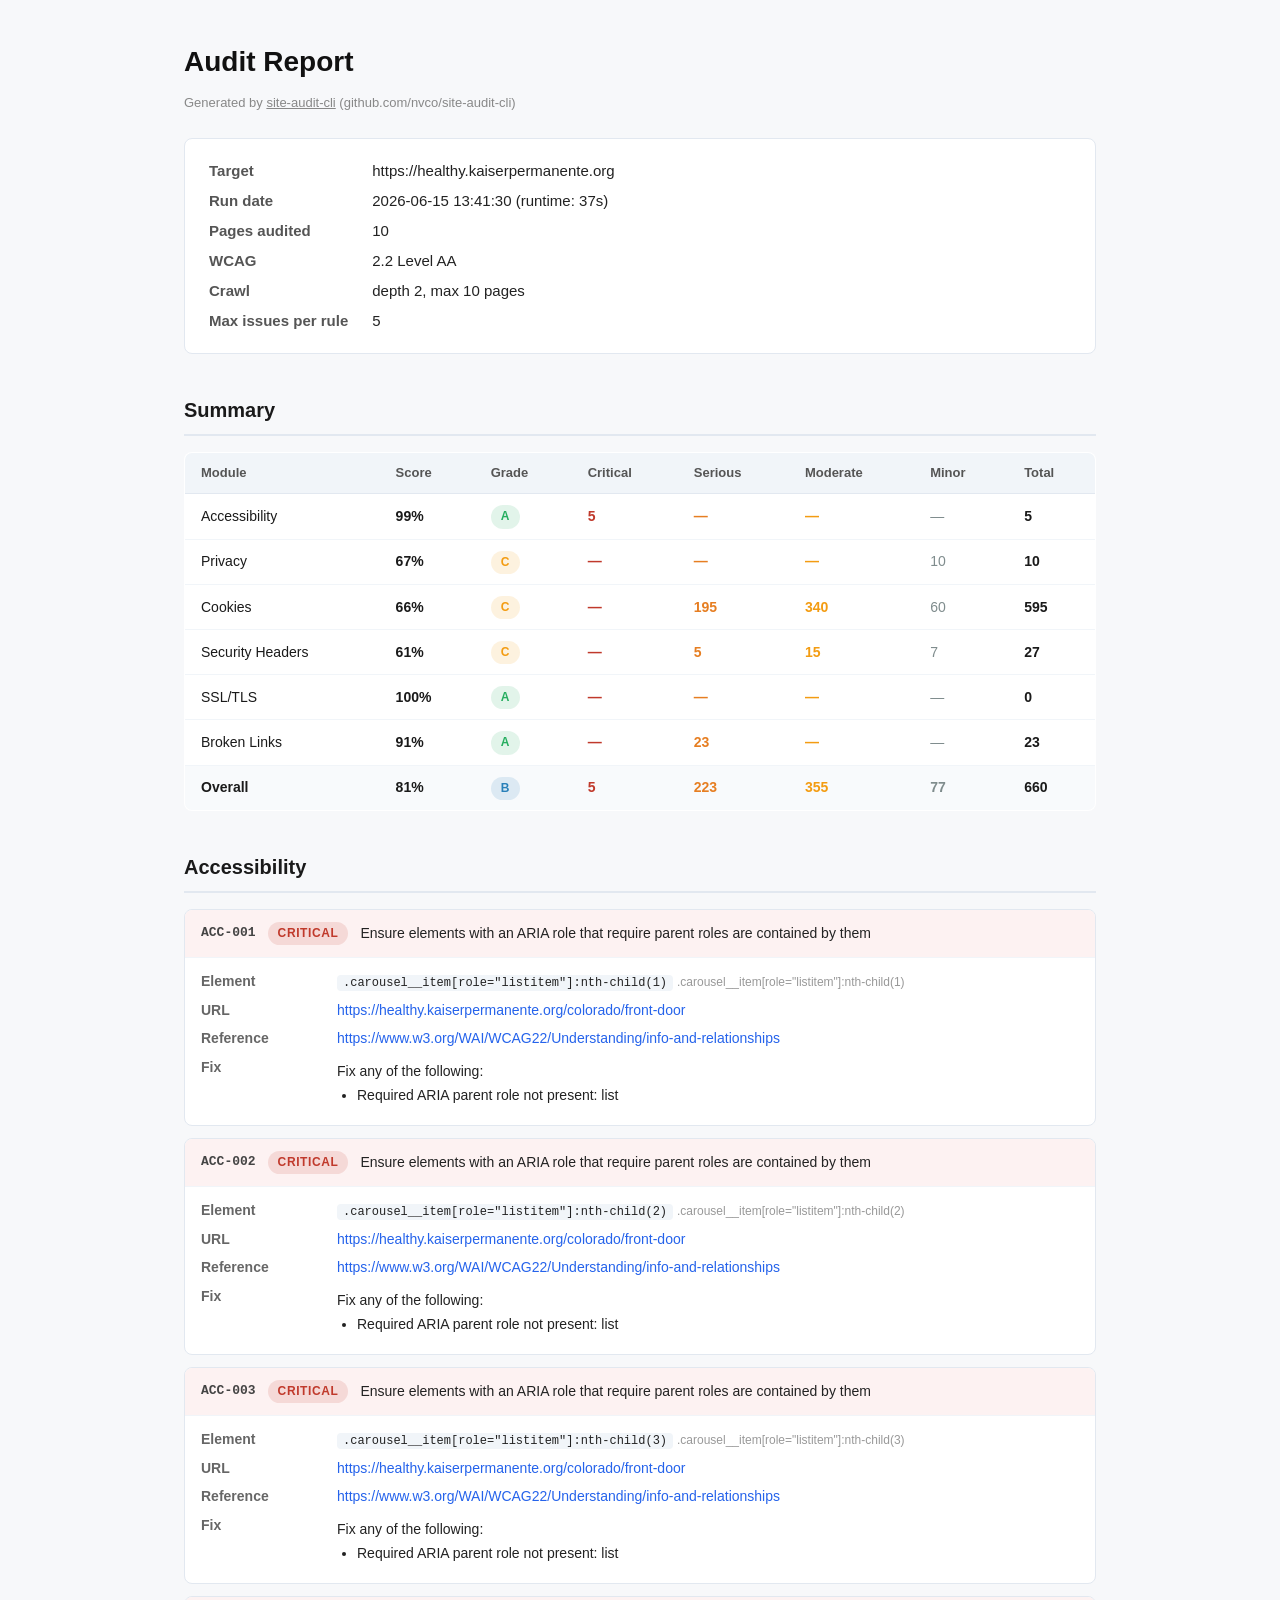
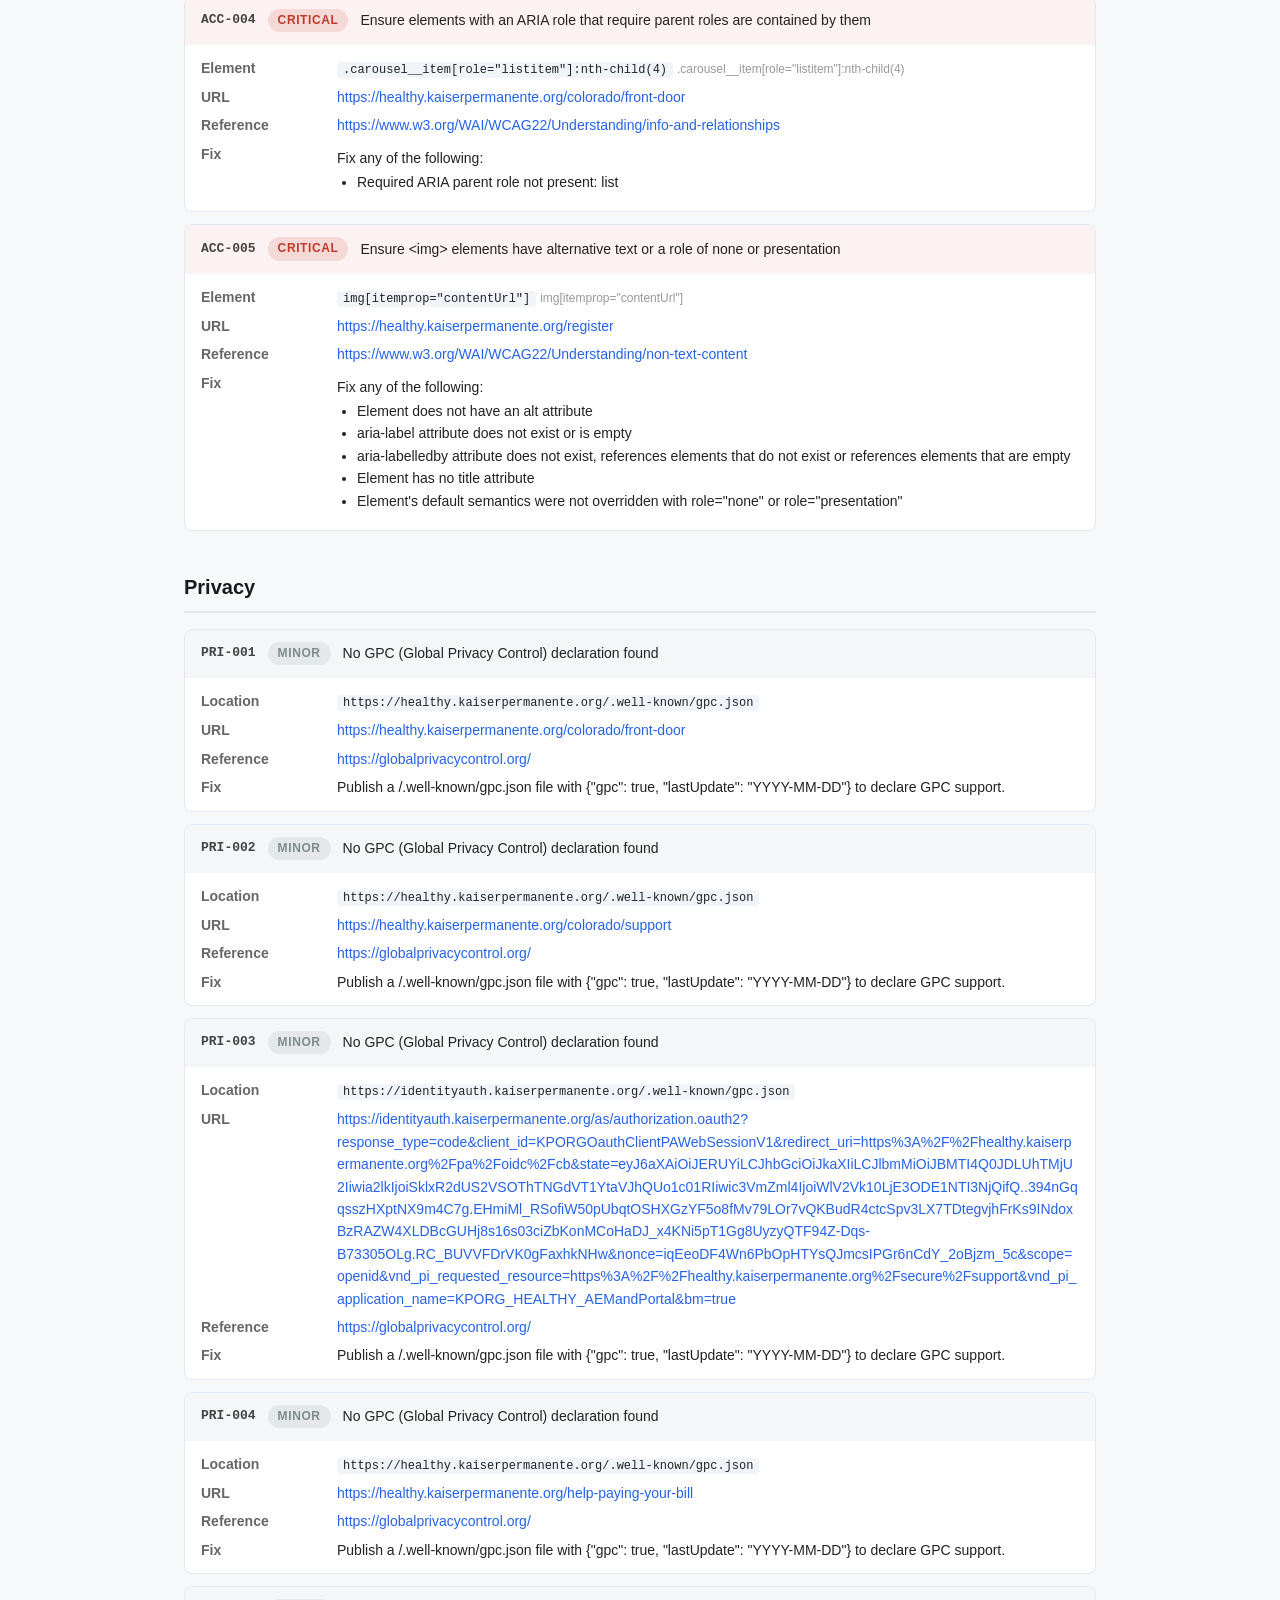
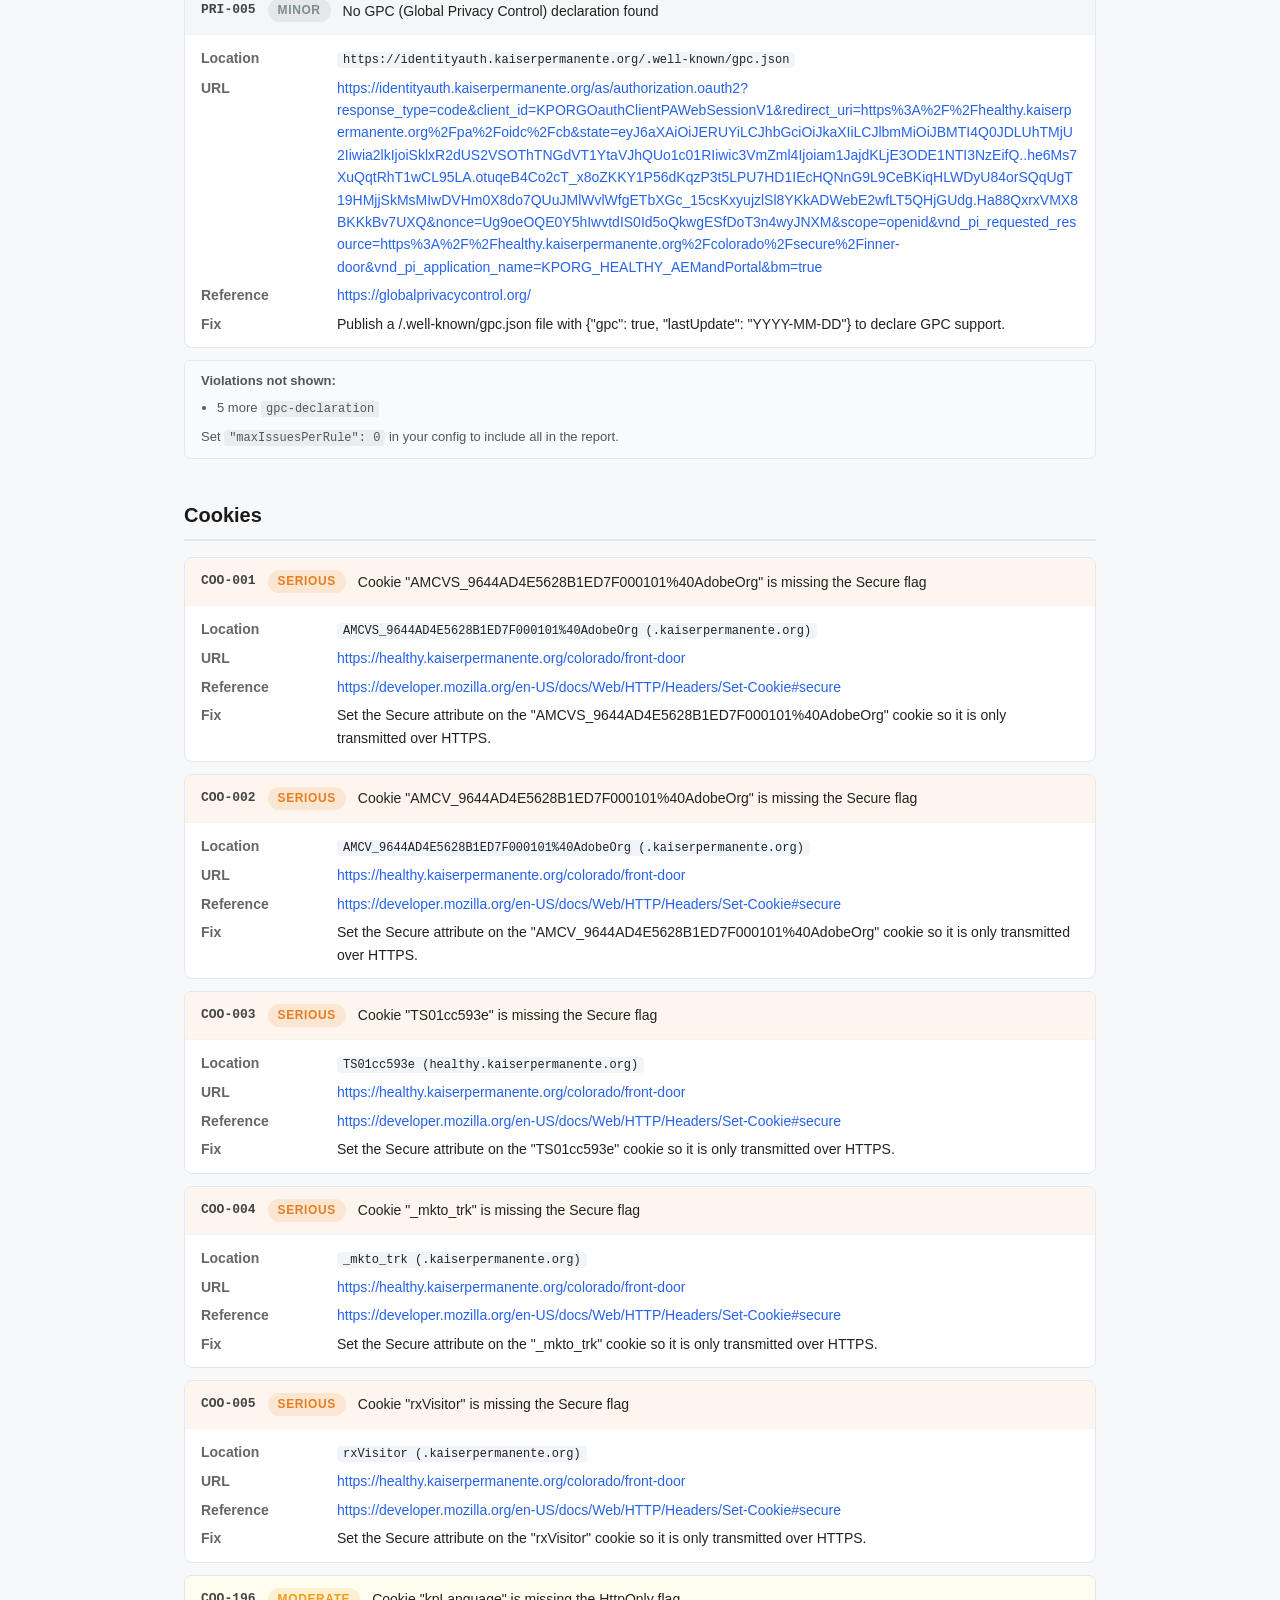
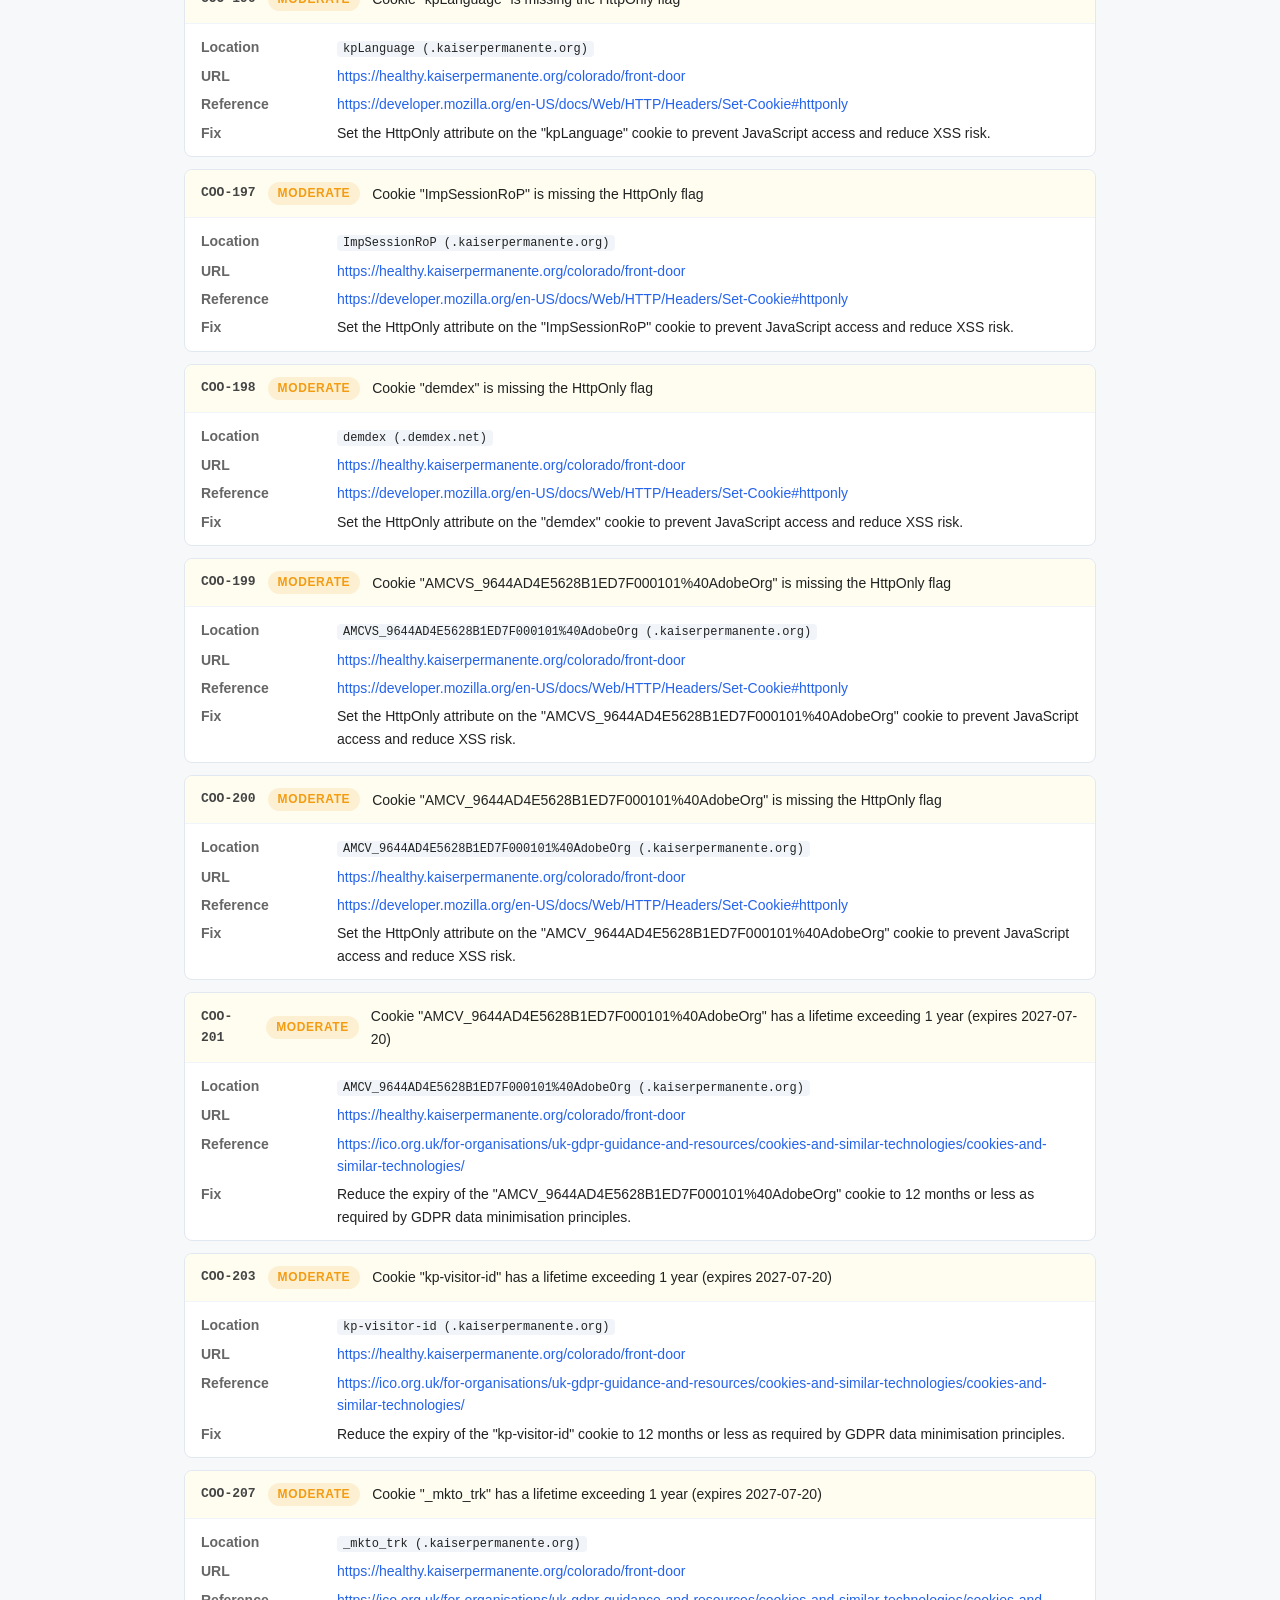
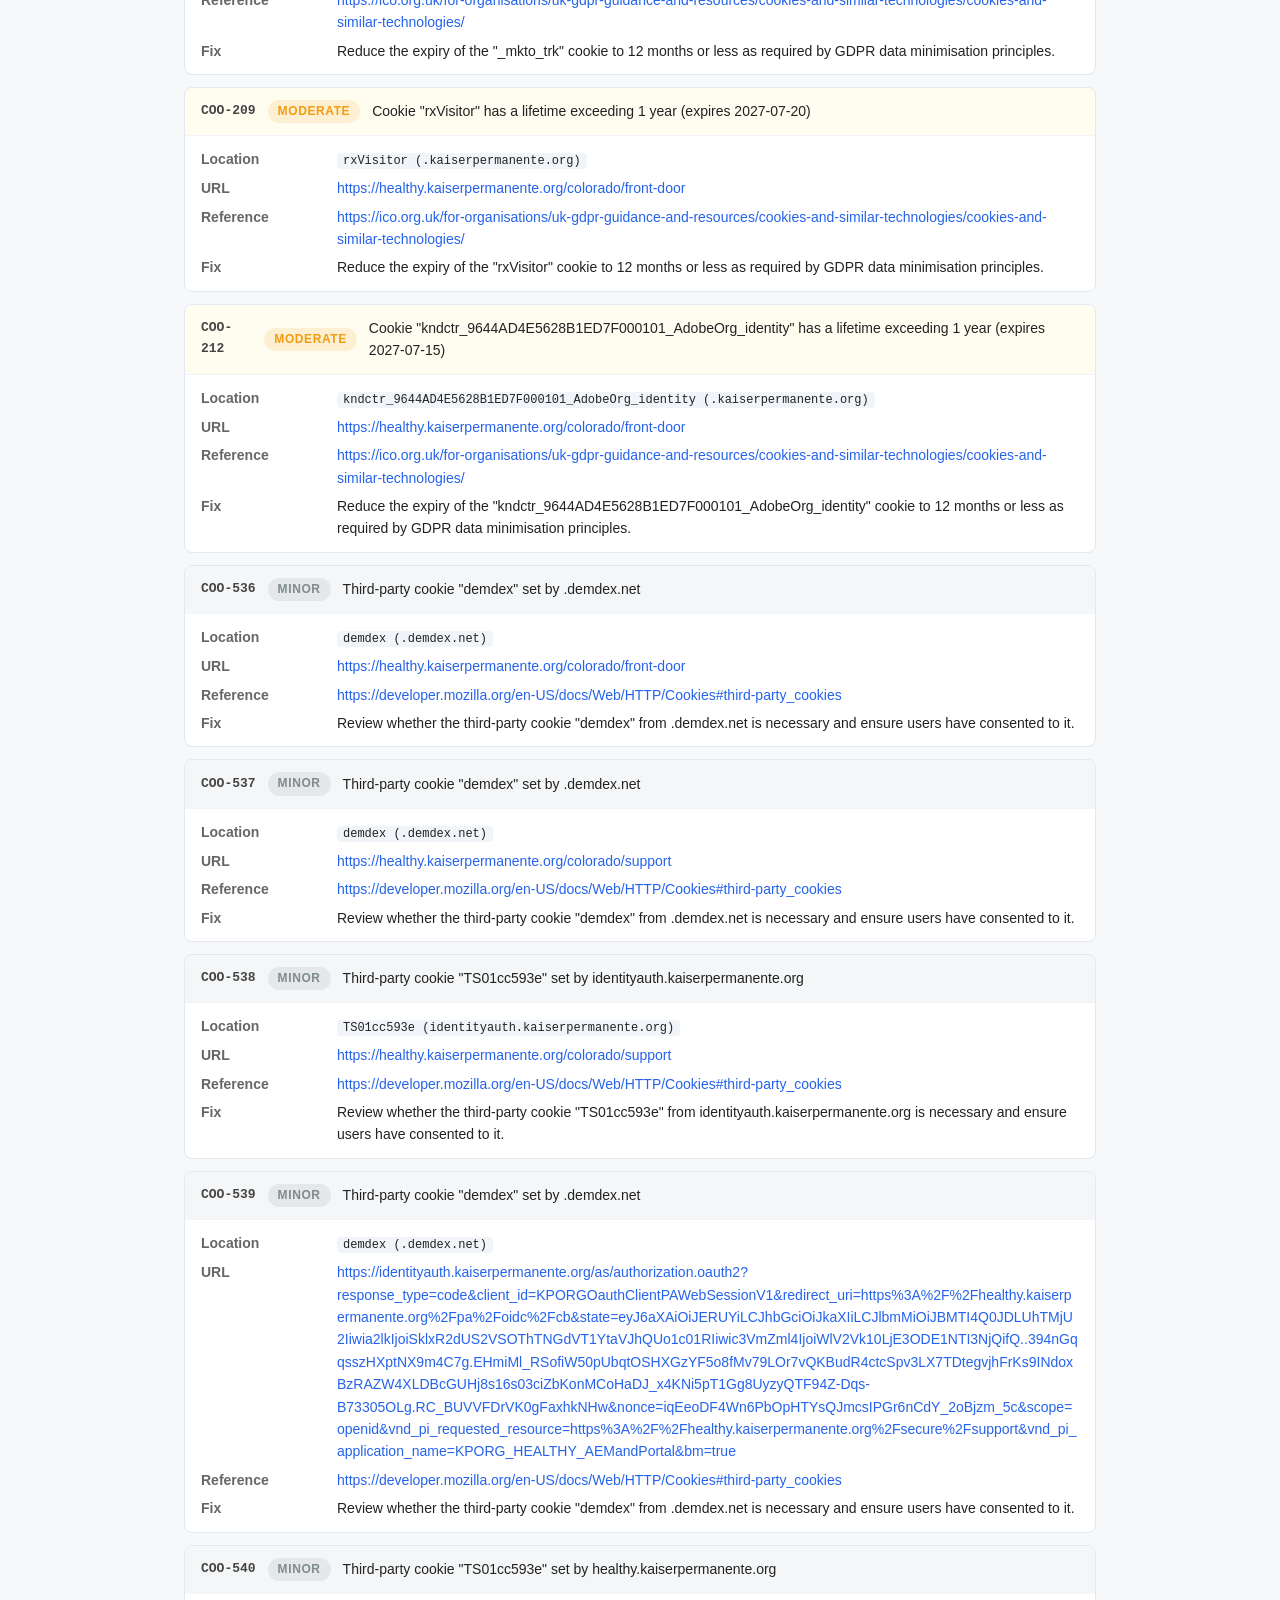
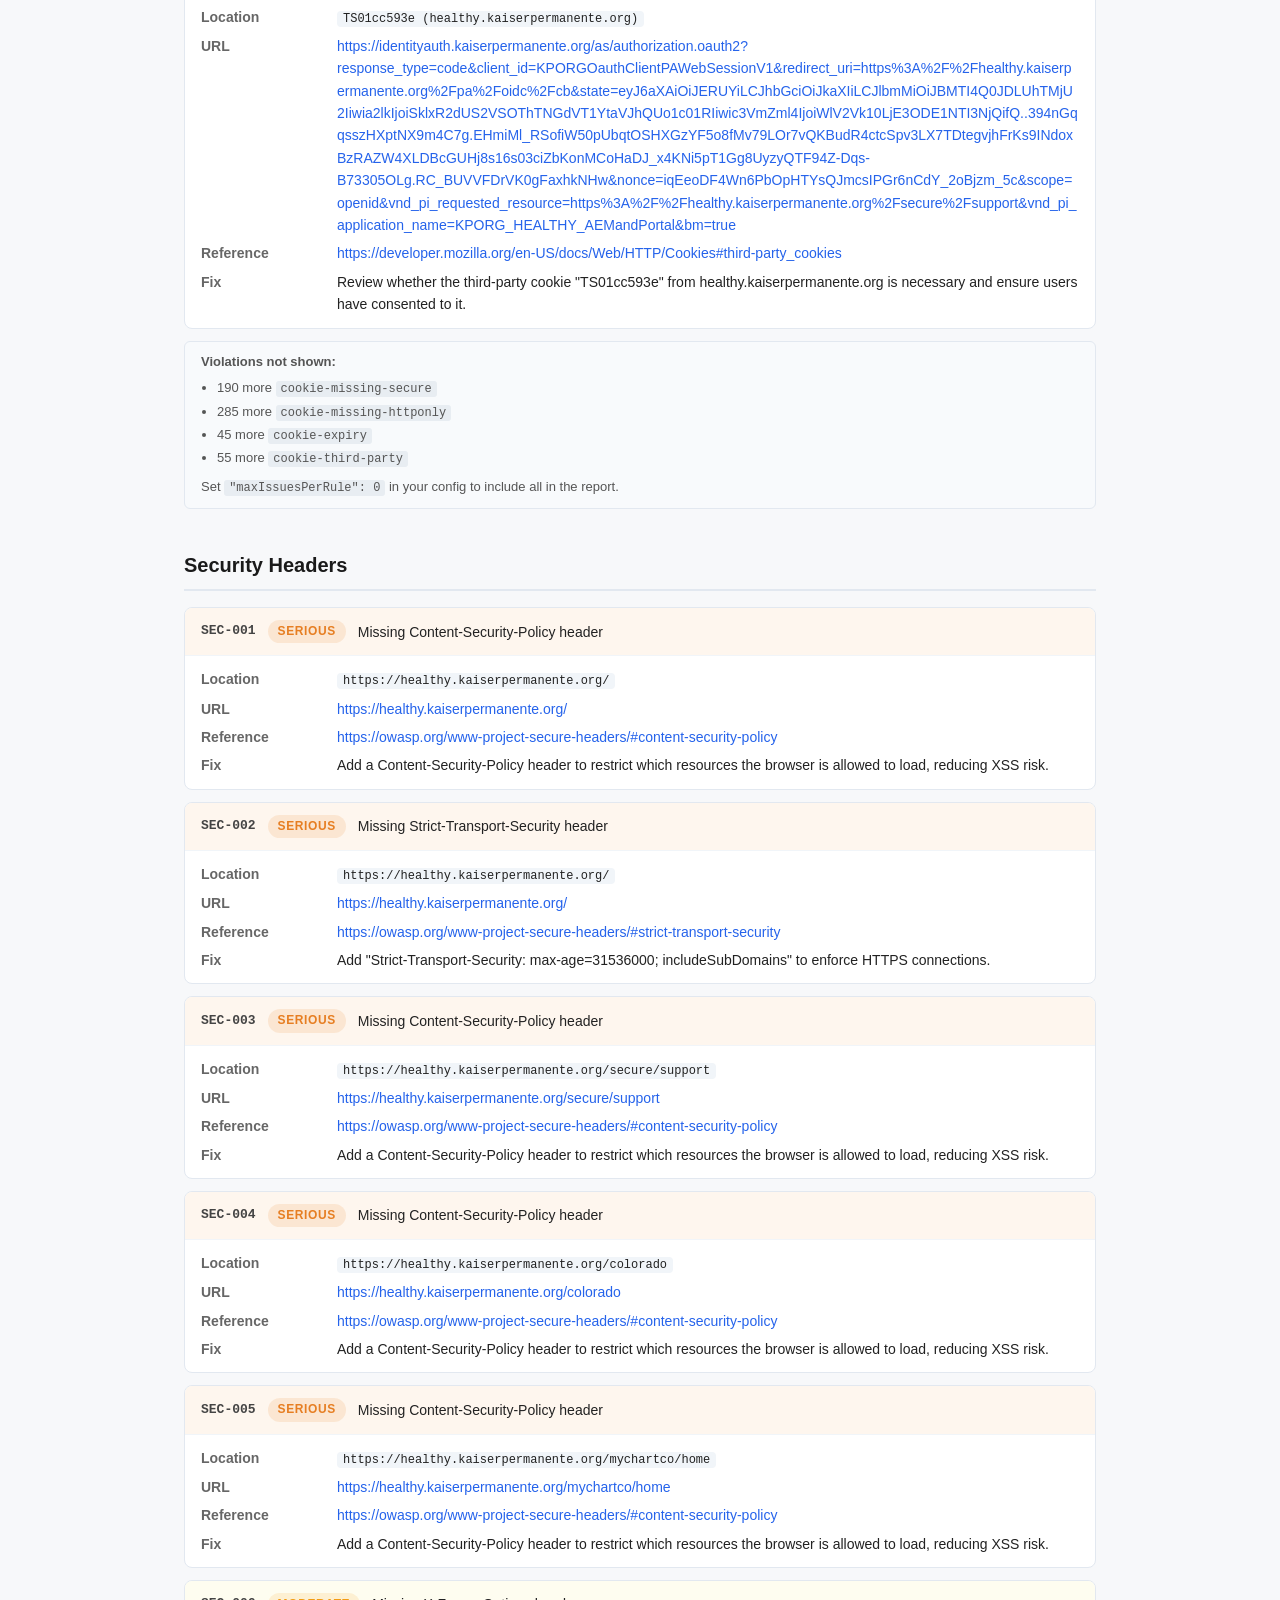
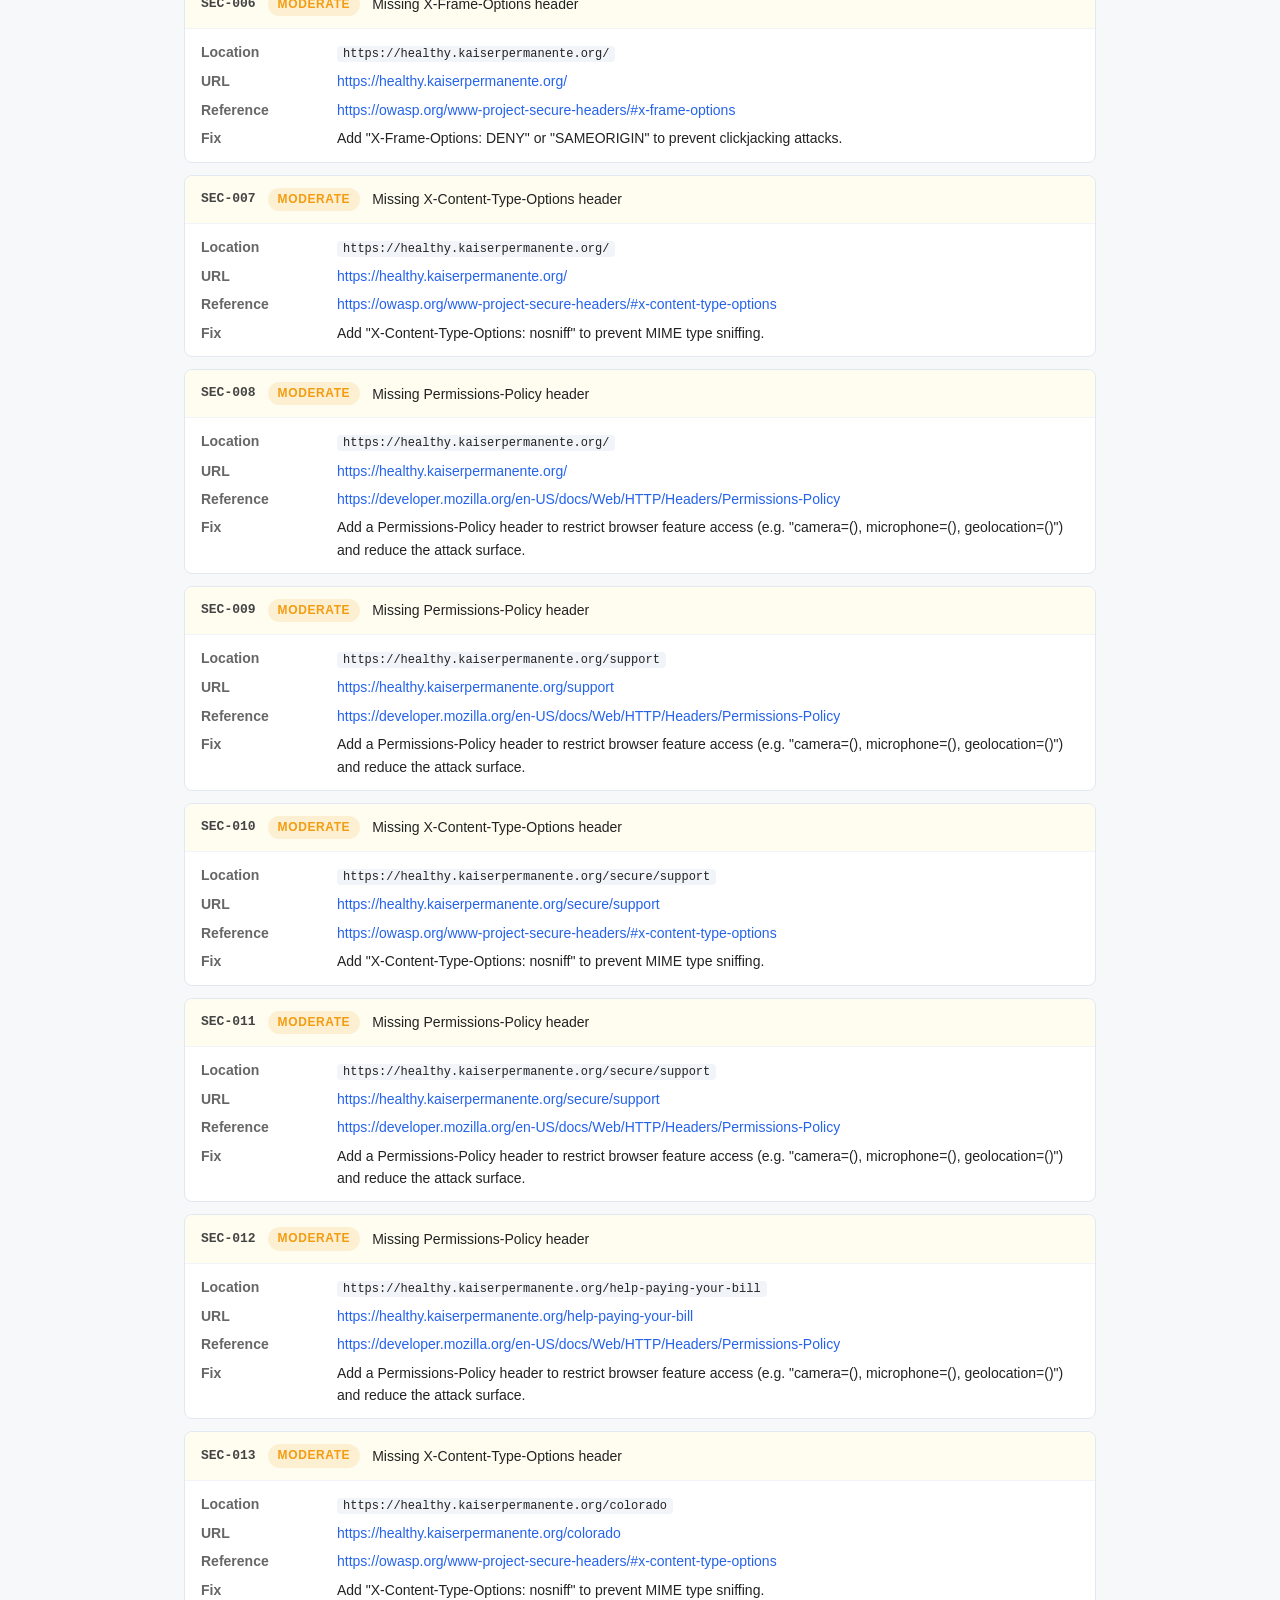
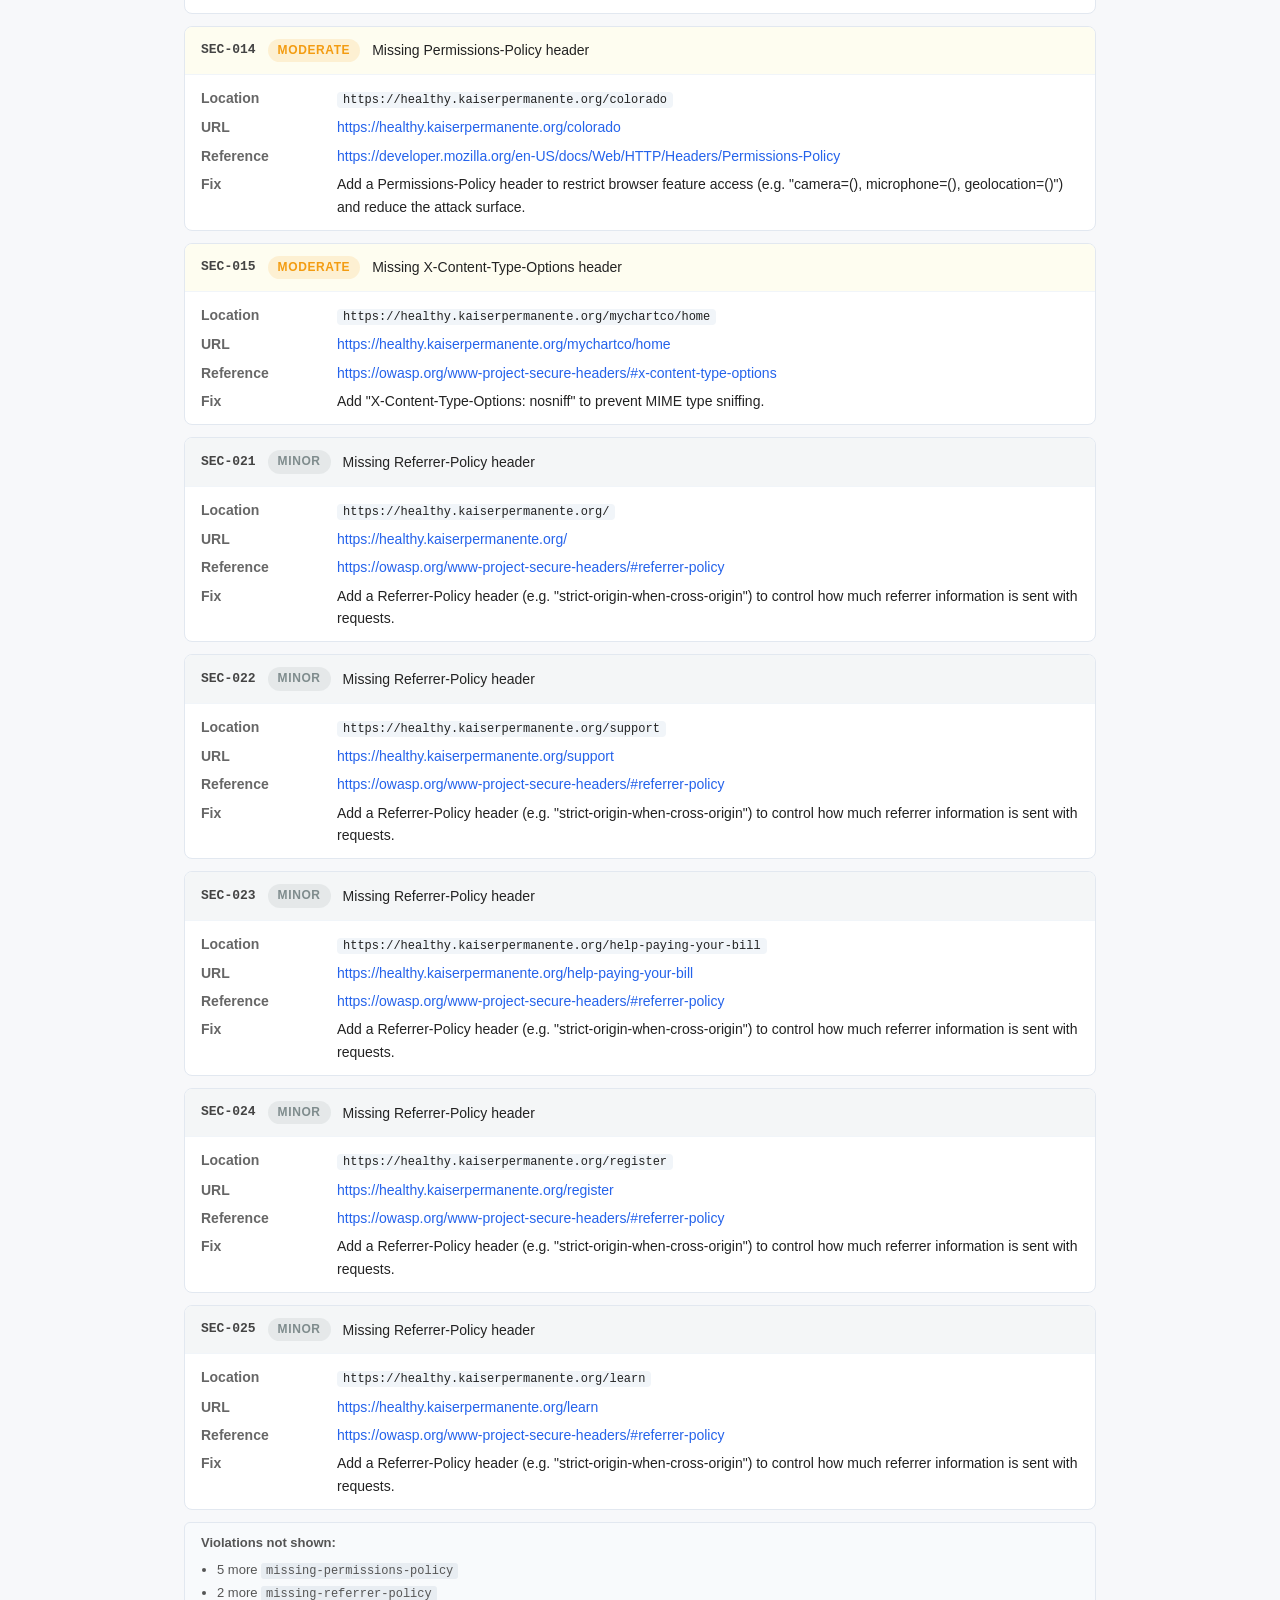
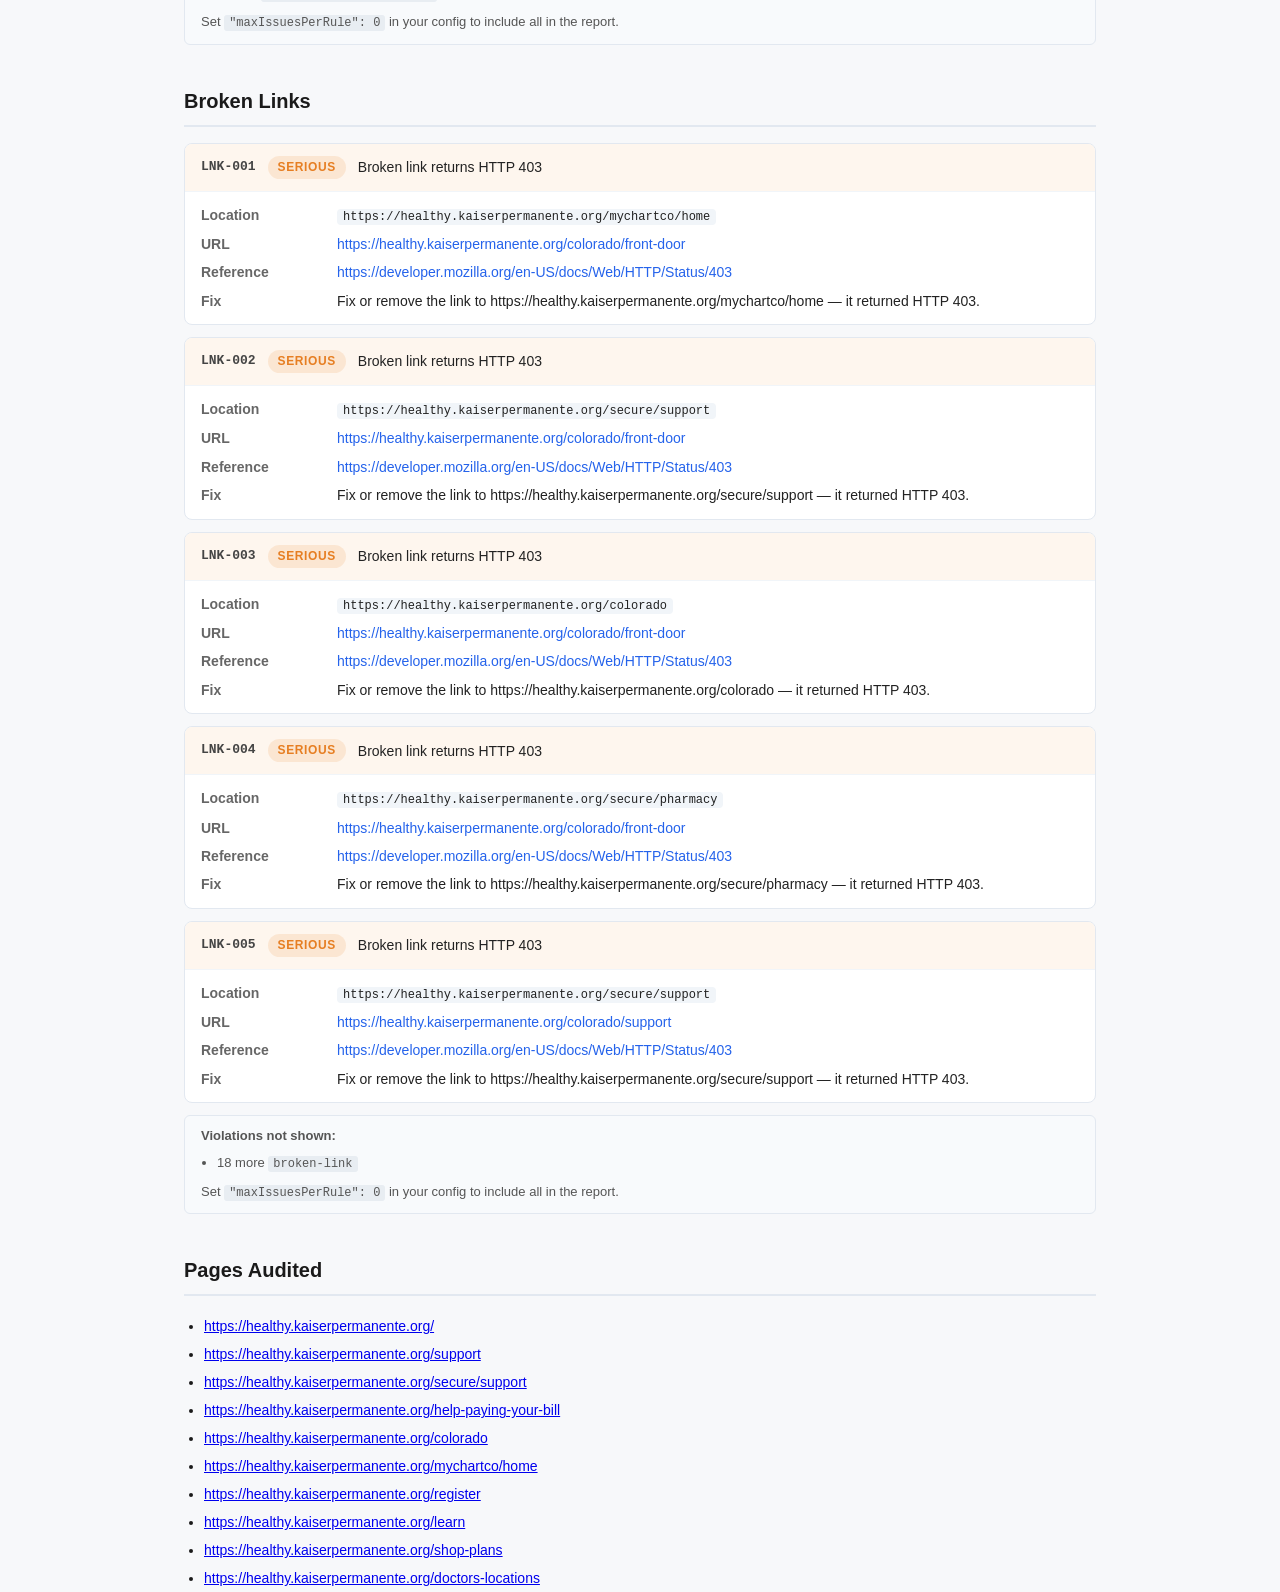
<file: reports/kp/healthy-kaiserpermanente-20260615-134130.html>
<!DOCTYPE html>
<html lang="en">
<head>
<meta charset="UTF-8">
<meta name="viewport" content="width=device-width, initial-scale=1.0">
<title>Audit Report</title>
<style>
  *, *::before, *::after { box-sizing: border-box; margin: 0; padding: 0; }
  body { font-family: -apple-system, BlinkMacSystemFont, 'Segoe UI', sans-serif; font-size: 15px; line-height: 1.6; color: #1a1a1a; background: #f7f8fa; }
  .page { max-width: 960px; margin: 0 auto; padding: 40px 24px; }
  h1 { font-size: 28px; font-weight: 700; margin-bottom: 24px; color: #111; }
  h2 { font-size: 20px; font-weight: 600; margin: 40px 0 16px; padding-bottom: 8px; border-bottom: 2px solid #e2e8f0; color: #1a1a1a; }
  h3 { font-size: 14px; font-weight: 700; letter-spacing: 0.04em; text-transform: uppercase; }
  .meta { background: #fff; border: 1px solid #e2e8f0; border-radius: 8px; padding: 20px 24px; margin-bottom: 32px; display: grid; grid-template-columns: auto 1fr; gap: 6px 24px; }
  .meta dt { font-weight: 600; color: #555; white-space: nowrap; }
  .meta dd { color: #222; }
  table { width: 100%; border-collapse: collapse; background: #fff; border: 1px solid #e2e8f0; border-radius: 8px; overflow: hidden; margin-bottom: 32px; }
  th { background: #f1f5f9; text-align: left; padding: 10px 16px; font-size: 13px; font-weight: 600; color: #555; border-bottom: 1px solid #e2e8f0; }
  td { padding: 10px 16px; border-bottom: 1px solid #f1f5f9; font-size: 14px; }
  tr:last-child td { border-bottom: none; }
  tr.total td { font-weight: 700; background: #f8fafc; }
  .issue { background: #fff; border: 1px solid #e2e8f0; border-radius: 8px; margin-bottom: 12px; overflow: hidden; page-break-inside: avoid; break-inside: avoid; }
  @media print {
    body { background: #fff; }
    .page { padding: 0; max-width: 100%; }
    section { break-before: page; }
    section:first-of-type { break-before: auto; }
    h2 { break-after: avoid; }
  }
  .issue-header { display: flex; align-items: center; gap: 12px; padding: 12px 16px; border-bottom: 1px solid #f1f5f9; }
  .issue-id { font-family: 'SF Mono', 'Fira Code', monospace; font-size: 13px; font-weight: 700; color: #444; }
  .badge { display: inline-block; padding: 2px 10px; border-radius: 12px; font-size: 12px; font-weight: 600; text-transform: uppercase; letter-spacing: 0.05em; }
  .issue-body { padding: 12px 16px; display: grid; grid-template-columns: 120px 1fr; gap: 6px 16px; font-size: 14px; }
  .issue-body dt { font-weight: 600; color: #666; }
  .issue-body dd { color: #222; word-break: break-word; }
  .issue-body dd code { background: #f1f5f9; padding: 1px 6px; border-radius: 4px; font-size: 12px; font-family: 'SF Mono', 'Fira Code', monospace; }
  .issue-body dd a { color: #2563eb; text-decoration: none; }
  .issue-body dd a:hover { text-decoration: underline; }
  section { margin-bottom: 8px; }
  .overflow-note { font-size: 13px; color: #555; background: #f8fafc; border: 1px solid #e2e8f0; border-radius: 6px; padding: 10px 16px; margin-bottom: 12px; }
  .overflow-note ul { margin: 6px 0 8px 16px; }
  .overflow-note li { margin-bottom: 2px; }
  .overflow-note code { background: #e8edf2; padding: 1px 5px; border-radius: 3px; font-size: 12px; }
</style>
</head>
<body>
<div class="page">
  <h1>Audit Report</h1>
  <p style="margin:-16px 0 24px;font-size:13px;color:#888">Generated by <a href="https://github.com/nvco/site-audit-cli" style="color:#888;text-decoration:underline" target="_blank" rel="noopener">site-audit-cli</a> (github.com/nvco/site-audit-cli)</p>
  <dl class="meta">
    <dt>Target</dt><dd>https://healthy.kaiserpermanente.org</dd>
    <dt>Run date</dt><dd>2026-06-15 13:41:30 (runtime: 37s)</dd>
    <dt>Pages audited</dt><dd>10</dd>
    <dt>WCAG</dt><dd>2.2 Level AA</dd>
    <dt>Crawl</dt><dd>depth 2, max 10 pages</dd>
    <dt>Max issues per rule</dt><dd>5</dd>
    
  </dl>
  <h2>Summary</h2>
  <table>
    <thead><tr><th>Module</th><th>Score</th><th>Grade</th><th>Critical</th><th>Serious</th><th>Moderate</th><th>Minor</th><th>Total</th></tr></thead>
    <tbody><tr>
      <td>Accessibility</td>
      <td style="font-weight:600">99%</td>
      <td><span class="badge" style="background:#27ae6022;color:#27ae60">A</span></td>
      <td style="color:#c0392b;font-weight:600">5</td>
      <td style="color:#e67e22;font-weight:600">—</td>
      <td style="color:#f39c12;font-weight:600">—</td>
      <td style="color:#7f8c8d">—</td>
      <td><strong>5</strong></td>
    </tr>
<tr>
      <td>Privacy</td>
      <td style="font-weight:600">67%</td>
      <td><span class="badge" style="background:#f39c1222;color:#f39c12">C</span></td>
      <td style="color:#c0392b;font-weight:600">—</td>
      <td style="color:#e67e22;font-weight:600">—</td>
      <td style="color:#f39c12;font-weight:600">—</td>
      <td style="color:#7f8c8d">10</td>
      <td><strong>10</strong></td>
    </tr>
<tr>
      <td>Cookies</td>
      <td style="font-weight:600">66%</td>
      <td><span class="badge" style="background:#f39c1222;color:#f39c12">C</span></td>
      <td style="color:#c0392b;font-weight:600">—</td>
      <td style="color:#e67e22;font-weight:600">195</td>
      <td style="color:#f39c12;font-weight:600">340</td>
      <td style="color:#7f8c8d">60</td>
      <td><strong>595</strong></td>
    </tr>
<tr>
      <td>Security Headers</td>
      <td style="font-weight:600">61%</td>
      <td><span class="badge" style="background:#f39c1222;color:#f39c12">C</span></td>
      <td style="color:#c0392b;font-weight:600">—</td>
      <td style="color:#e67e22;font-weight:600">5</td>
      <td style="color:#f39c12;font-weight:600">15</td>
      <td style="color:#7f8c8d">7</td>
      <td><strong>27</strong></td>
    </tr>
<tr>
      <td>SSL/TLS</td>
      <td style="font-weight:600">100%</td>
      <td><span class="badge" style="background:#27ae6022;color:#27ae60">A</span></td>
      <td style="color:#c0392b;font-weight:600">—</td>
      <td style="color:#e67e22;font-weight:600">—</td>
      <td style="color:#f39c12;font-weight:600">—</td>
      <td style="color:#7f8c8d">—</td>
      <td><strong>0</strong></td>
    </tr>
<tr>
      <td>Broken Links</td>
      <td style="font-weight:600">91%</td>
      <td><span class="badge" style="background:#27ae6022;color:#27ae60">A</span></td>
      <td style="color:#c0392b;font-weight:600">—</td>
      <td style="color:#e67e22;font-weight:600">23</td>
      <td style="color:#f39c12;font-weight:600">—</td>
      <td style="color:#7f8c8d">—</td>
      <td><strong>23</strong></td>
    </tr>
<tr class="total">
    <td>Overall</td>
    <td style="font-weight:700">81%</td>
    <td><span class="badge" style="background:#2980b922;color:#2980b9">B</span></td>
    <td style="color:#c0392b">5</td>
    <td style="color:#e67e22">223</td>
    <td style="color:#f39c12">355</td>
    <td style="color:#7f8c8d">77</td>
    <td>660</td>
  </tr></tbody>
  </table>
  
    <section>
      <h2>Accessibility</h2>
      <div class="issue">
    <div class="issue-header" style="background:#fdf2f2">
      <span class="issue-id">ACC-001</span>
      <span class="badge" style="background:#c0392b22;color:#c0392b">critical</span>
      
      <h3 style="font-weight:500;text-transform:none;letter-spacing:0;font-size:14px;color:#222">Ensure elements with an ARIA role that require parent roles are contained by them</h3>
    </div>
    <dl class="issue-body">
      <dt>Element</dt><dd><code>.carousel__item[role="listitem"]:nth-child(1)</code> <span style="color:#999;font-size:12px">.carousel__item[role="listitem"]:nth-child(1)</span></dd>
      <dt>URL</dt><dd><a href="https://healthy.kaiserpermanente.org/colorado/front-door">https://healthy.kaiserpermanente.org/colorado/front-door</a></dd>
      <dt>Reference</dt><dd><a href="https://www.w3.org/WAI/WCAG22/Understanding/info-and-relationships">https://www.w3.org/WAI/WCAG22/Understanding/info-and-relationships</a></dd>
      <dt>Fix</dt><dd><p style="margin:4px 0 2px;font-weight:500">Fix any of the following:</p><ul style="margin:2px 0 6px;padding-left:20px"><li>Required ARIA parent role not present: list</li></ul></dd>
    </dl>
  </div>
<div class="issue">
    <div class="issue-header" style="background:#fdf2f2">
      <span class="issue-id">ACC-002</span>
      <span class="badge" style="background:#c0392b22;color:#c0392b">critical</span>
      
      <h3 style="font-weight:500;text-transform:none;letter-spacing:0;font-size:14px;color:#222">Ensure elements with an ARIA role that require parent roles are contained by them</h3>
    </div>
    <dl class="issue-body">
      <dt>Element</dt><dd><code>.carousel__item[role="listitem"]:nth-child(2)</code> <span style="color:#999;font-size:12px">.carousel__item[role="listitem"]:nth-child(2)</span></dd>
      <dt>URL</dt><dd><a href="https://healthy.kaiserpermanente.org/colorado/front-door">https://healthy.kaiserpermanente.org/colorado/front-door</a></dd>
      <dt>Reference</dt><dd><a href="https://www.w3.org/WAI/WCAG22/Understanding/info-and-relationships">https://www.w3.org/WAI/WCAG22/Understanding/info-and-relationships</a></dd>
      <dt>Fix</dt><dd><p style="margin:4px 0 2px;font-weight:500">Fix any of the following:</p><ul style="margin:2px 0 6px;padding-left:20px"><li>Required ARIA parent role not present: list</li></ul></dd>
    </dl>
  </div>
<div class="issue">
    <div class="issue-header" style="background:#fdf2f2">
      <span class="issue-id">ACC-003</span>
      <span class="badge" style="background:#c0392b22;color:#c0392b">critical</span>
      
      <h3 style="font-weight:500;text-transform:none;letter-spacing:0;font-size:14px;color:#222">Ensure elements with an ARIA role that require parent roles are contained by them</h3>
    </div>
    <dl class="issue-body">
      <dt>Element</dt><dd><code>.carousel__item[role="listitem"]:nth-child(3)</code> <span style="color:#999;font-size:12px">.carousel__item[role="listitem"]:nth-child(3)</span></dd>
      <dt>URL</dt><dd><a href="https://healthy.kaiserpermanente.org/colorado/front-door">https://healthy.kaiserpermanente.org/colorado/front-door</a></dd>
      <dt>Reference</dt><dd><a href="https://www.w3.org/WAI/WCAG22/Understanding/info-and-relationships">https://www.w3.org/WAI/WCAG22/Understanding/info-and-relationships</a></dd>
      <dt>Fix</dt><dd><p style="margin:4px 0 2px;font-weight:500">Fix any of the following:</p><ul style="margin:2px 0 6px;padding-left:20px"><li>Required ARIA parent role not present: list</li></ul></dd>
    </dl>
  </div>
<div class="issue">
    <div class="issue-header" style="background:#fdf2f2">
      <span class="issue-id">ACC-004</span>
      <span class="badge" style="background:#c0392b22;color:#c0392b">critical</span>
      
      <h3 style="font-weight:500;text-transform:none;letter-spacing:0;font-size:14px;color:#222">Ensure elements with an ARIA role that require parent roles are contained by them</h3>
    </div>
    <dl class="issue-body">
      <dt>Element</dt><dd><code>.carousel__item[role="listitem"]:nth-child(4)</code> <span style="color:#999;font-size:12px">.carousel__item[role="listitem"]:nth-child(4)</span></dd>
      <dt>URL</dt><dd><a href="https://healthy.kaiserpermanente.org/colorado/front-door">https://healthy.kaiserpermanente.org/colorado/front-door</a></dd>
      <dt>Reference</dt><dd><a href="https://www.w3.org/WAI/WCAG22/Understanding/info-and-relationships">https://www.w3.org/WAI/WCAG22/Understanding/info-and-relationships</a></dd>
      <dt>Fix</dt><dd><p style="margin:4px 0 2px;font-weight:500">Fix any of the following:</p><ul style="margin:2px 0 6px;padding-left:20px"><li>Required ARIA parent role not present: list</li></ul></dd>
    </dl>
  </div>
<div class="issue">
    <div class="issue-header" style="background:#fdf2f2">
      <span class="issue-id">ACC-005</span>
      <span class="badge" style="background:#c0392b22;color:#c0392b">critical</span>
      
      <h3 style="font-weight:500;text-transform:none;letter-spacing:0;font-size:14px;color:#222">Ensure &lt;img&gt; elements have alternative text or a role of none or presentation</h3>
    </div>
    <dl class="issue-body">
      <dt>Element</dt><dd><code>img[itemprop="contentUrl"]</code> <span style="color:#999;font-size:12px">img[itemprop="contentUrl"]</span></dd>
      <dt>URL</dt><dd><a href="https://healthy.kaiserpermanente.org/register">https://healthy.kaiserpermanente.org/register</a></dd>
      <dt>Reference</dt><dd><a href="https://www.w3.org/WAI/WCAG22/Understanding/non-text-content">https://www.w3.org/WAI/WCAG22/Understanding/non-text-content</a></dd>
      <dt>Fix</dt><dd><p style="margin:4px 0 2px;font-weight:500">Fix any of the following:</p><ul style="margin:2px 0 6px;padding-left:20px"><li>Element does not have an alt attribute</li><li>aria-label attribute does not exist or is empty</li><li>aria-labelledby attribute does not exist, references elements that do not exist or references elements that are empty</li><li>Element has no title attribute</li><li>Element&#39;s default semantics were not overridden with role=&quot;none&quot; or role=&quot;presentation&quot;</li></ul></dd>
    </dl>
  </div>
      
      
    </section>

    <section>
      <h2>Privacy</h2>
      <div class="issue">
    <div class="issue-header" style="background:#f4f6f7">
      <span class="issue-id">PRI-001</span>
      <span class="badge" style="background:#7f8c8d22;color:#7f8c8d">minor</span>
      
      <h3 style="font-weight:500;text-transform:none;letter-spacing:0;font-size:14px;color:#222">No GPC (Global Privacy Control) declaration found</h3>
    </div>
    <dl class="issue-body">
      <dt>Location</dt><dd><code>https://healthy.kaiserpermanente.org/.well-known/gpc.json</code></dd>
      <dt>URL</dt><dd><a href="https://healthy.kaiserpermanente.org/colorado/front-door">https://healthy.kaiserpermanente.org/colorado/front-door</a></dd>
      <dt>Reference</dt><dd><a href="https://globalprivacycontrol.org/">https://globalprivacycontrol.org/</a></dd>
      <dt>Fix</dt><dd>Publish a /.well-known/gpc.json file with {&quot;gpc&quot;: true, &quot;lastUpdate&quot;: &quot;YYYY-MM-DD&quot;} to declare GPC support.</dd>
    </dl>
  </div>
<div class="issue">
    <div class="issue-header" style="background:#f4f6f7">
      <span class="issue-id">PRI-002</span>
      <span class="badge" style="background:#7f8c8d22;color:#7f8c8d">minor</span>
      
      <h3 style="font-weight:500;text-transform:none;letter-spacing:0;font-size:14px;color:#222">No GPC (Global Privacy Control) declaration found</h3>
    </div>
    <dl class="issue-body">
      <dt>Location</dt><dd><code>https://healthy.kaiserpermanente.org/.well-known/gpc.json</code></dd>
      <dt>URL</dt><dd><a href="https://healthy.kaiserpermanente.org/colorado/support">https://healthy.kaiserpermanente.org/colorado/support</a></dd>
      <dt>Reference</dt><dd><a href="https://globalprivacycontrol.org/">https://globalprivacycontrol.org/</a></dd>
      <dt>Fix</dt><dd>Publish a /.well-known/gpc.json file with {&quot;gpc&quot;: true, &quot;lastUpdate&quot;: &quot;YYYY-MM-DD&quot;} to declare GPC support.</dd>
    </dl>
  </div>
<div class="issue">
    <div class="issue-header" style="background:#f4f6f7">
      <span class="issue-id">PRI-003</span>
      <span class="badge" style="background:#7f8c8d22;color:#7f8c8d">minor</span>
      
      <h3 style="font-weight:500;text-transform:none;letter-spacing:0;font-size:14px;color:#222">No GPC (Global Privacy Control) declaration found</h3>
    </div>
    <dl class="issue-body">
      <dt>Location</dt><dd><code>https://identityauth.kaiserpermanente.org/.well-known/gpc.json</code></dd>
      <dt>URL</dt><dd><a href="https://identityauth.kaiserpermanente.org/as/authorization.oauth2?response_type=code&client_id=KPORGOauthClientPAWebSessionV1&redirect_uri=https%3A%2F%2Fhealthy.kaiserpermanente.org%2Fpa%2Foidc%2Fcb&state=eyJ6aXAiOiJERUYiLCJhbGciOiJkaXIiLCJlbmMiOiJBMTI4Q0JDLUhTMjU2Iiwia2lkIjoiSklxR2dUS2VSOThTNGdVT1YtaVJhQUo1c01RIiwic3VmZml4IjoiWlV2Vk10LjE3ODE1NTI3NjQifQ..394nGqqsszHXptNX9m4C7g.EHmiMl_RSofiW50pUbqtOSHXGzYF5o8fMv79LOr7vQKBudR4ctcSpv3LX7TDtegvjhFrKs9INdoxBzRAZW4XLDBcGUHj8s16s03ciZbKonMCoHaDJ_x4KNi5pT1Gg8UyzyQTF94Z-Dqs-B73305OLg.RC_BUVVFDrVK0gFaxhkNHw&nonce=iqEeoDF4Wn6PbOpHTYsQJmcsIPGr6nCdY_2oBjzm_5c&scope=openid&vnd_pi_requested_resource=https%3A%2F%2Fhealthy.kaiserpermanente.org%2Fsecure%2Fsupport&vnd_pi_application_name=KPORG_HEALTHY_AEMandPortal&bm=true">https://identityauth.kaiserpermanente.org/as/authorization.oauth2?response_type=code&client_id=KPORGOauthClientPAWebSessionV1&redirect_uri=https%3A%2F%2Fhealthy.kaiserpermanente.org%2Fpa%2Foidc%2Fcb&state=eyJ6aXAiOiJERUYiLCJhbGciOiJkaXIiLCJlbmMiOiJBMTI4Q0JDLUhTMjU2Iiwia2lkIjoiSklxR2dUS2VSOThTNGdVT1YtaVJhQUo1c01RIiwic3VmZml4IjoiWlV2Vk10LjE3ODE1NTI3NjQifQ..394nGqqsszHXptNX9m4C7g.EHmiMl_RSofiW50pUbqtOSHXGzYF5o8fMv79LOr7vQKBudR4ctcSpv3LX7TDtegvjhFrKs9INdoxBzRAZW4XLDBcGUHj8s16s03ciZbKonMCoHaDJ_x4KNi5pT1Gg8UyzyQTF94Z-Dqs-B73305OLg.RC_BUVVFDrVK0gFaxhkNHw&nonce=iqEeoDF4Wn6PbOpHTYsQJmcsIPGr6nCdY_2oBjzm_5c&scope=openid&vnd_pi_requested_resource=https%3A%2F%2Fhealthy.kaiserpermanente.org%2Fsecure%2Fsupport&vnd_pi_application_name=KPORG_HEALTHY_AEMandPortal&bm=true</a></dd>
      <dt>Reference</dt><dd><a href="https://globalprivacycontrol.org/">https://globalprivacycontrol.org/</a></dd>
      <dt>Fix</dt><dd>Publish a /.well-known/gpc.json file with {&quot;gpc&quot;: true, &quot;lastUpdate&quot;: &quot;YYYY-MM-DD&quot;} to declare GPC support.</dd>
    </dl>
  </div>
<div class="issue">
    <div class="issue-header" style="background:#f4f6f7">
      <span class="issue-id">PRI-004</span>
      <span class="badge" style="background:#7f8c8d22;color:#7f8c8d">minor</span>
      
      <h3 style="font-weight:500;text-transform:none;letter-spacing:0;font-size:14px;color:#222">No GPC (Global Privacy Control) declaration found</h3>
    </div>
    <dl class="issue-body">
      <dt>Location</dt><dd><code>https://healthy.kaiserpermanente.org/.well-known/gpc.json</code></dd>
      <dt>URL</dt><dd><a href="https://healthy.kaiserpermanente.org/help-paying-your-bill">https://healthy.kaiserpermanente.org/help-paying-your-bill</a></dd>
      <dt>Reference</dt><dd><a href="https://globalprivacycontrol.org/">https://globalprivacycontrol.org/</a></dd>
      <dt>Fix</dt><dd>Publish a /.well-known/gpc.json file with {&quot;gpc&quot;: true, &quot;lastUpdate&quot;: &quot;YYYY-MM-DD&quot;} to declare GPC support.</dd>
    </dl>
  </div>
<div class="issue">
    <div class="issue-header" style="background:#f4f6f7">
      <span class="issue-id">PRI-005</span>
      <span class="badge" style="background:#7f8c8d22;color:#7f8c8d">minor</span>
      
      <h3 style="font-weight:500;text-transform:none;letter-spacing:0;font-size:14px;color:#222">No GPC (Global Privacy Control) declaration found</h3>
    </div>
    <dl class="issue-body">
      <dt>Location</dt><dd><code>https://identityauth.kaiserpermanente.org/.well-known/gpc.json</code></dd>
      <dt>URL</dt><dd><a href="https://identityauth.kaiserpermanente.org/as/authorization.oauth2?response_type=code&client_id=KPORGOauthClientPAWebSessionV1&redirect_uri=https%3A%2F%2Fhealthy.kaiserpermanente.org%2Fpa%2Foidc%2Fcb&state=eyJ6aXAiOiJERUYiLCJhbGciOiJkaXIiLCJlbmMiOiJBMTI4Q0JDLUhTMjU2Iiwia2lkIjoiSklxR2dUS2VSOThTNGdVT1YtaVJhQUo1c01RIiwic3VmZml4Ijoiam1JajdKLjE3ODE1NTI3NzEifQ..he6Ms7XuQqtRhT1wCL95LA.otuqeB4Co2cT_x8oZKKY1P56dKqzP3t5LPU7HD1IEcHQNnG9L9CeBKiqHLWDyU84orSQqUgT19HMjjSkMsMIwDVHm0X8do7QUuJMlWvlWfgETbXGc_15csKxyujzlSl8YKkADWebE2wfLT5QHjGUdg.Ha88QxrxVMX8BKKkBv7UXQ&nonce=Ug9oeOQE0Y5hIwvtdIS0Id5oQkwgESfDoT3n4wyJNXM&scope=openid&vnd_pi_requested_resource=https%3A%2F%2Fhealthy.kaiserpermanente.org%2Fcolorado%2Fsecure%2Finner-door&vnd_pi_application_name=KPORG_HEALTHY_AEMandPortal&bm=true">https://identityauth.kaiserpermanente.org/as/authorization.oauth2?response_type=code&client_id=KPORGOauthClientPAWebSessionV1&redirect_uri=https%3A%2F%2Fhealthy.kaiserpermanente.org%2Fpa%2Foidc%2Fcb&state=eyJ6aXAiOiJERUYiLCJhbGciOiJkaXIiLCJlbmMiOiJBMTI4Q0JDLUhTMjU2Iiwia2lkIjoiSklxR2dUS2VSOThTNGdVT1YtaVJhQUo1c01RIiwic3VmZml4Ijoiam1JajdKLjE3ODE1NTI3NzEifQ..he6Ms7XuQqtRhT1wCL95LA.otuqeB4Co2cT_x8oZKKY1P56dKqzP3t5LPU7HD1IEcHQNnG9L9CeBKiqHLWDyU84orSQqUgT19HMjjSkMsMIwDVHm0X8do7QUuJMlWvlWfgETbXGc_15csKxyujzlSl8YKkADWebE2wfLT5QHjGUdg.Ha88QxrxVMX8BKKkBv7UXQ&nonce=Ug9oeOQE0Y5hIwvtdIS0Id5oQkwgESfDoT3n4wyJNXM&scope=openid&vnd_pi_requested_resource=https%3A%2F%2Fhealthy.kaiserpermanente.org%2Fcolorado%2Fsecure%2Finner-door&vnd_pi_application_name=KPORG_HEALTHY_AEMandPortal&bm=true</a></dd>
      <dt>Reference</dt><dd><a href="https://globalprivacycontrol.org/">https://globalprivacycontrol.org/</a></dd>
      <dt>Fix</dt><dd>Publish a /.well-known/gpc.json file with {&quot;gpc&quot;: true, &quot;lastUpdate&quot;: &quot;YYYY-MM-DD&quot;} to declare GPC support.</dd>
    </dl>
  </div>
      <div class="overflow-note"><strong>Violations not shown:</strong><ul><li>5 more <code>gpc-declaration</code></li></ul>Set <code>"maxIssuesPerRule": 0</code> in your config to include all in the report.</div>
      
    </section>

    <section>
      <h2>Cookies</h2>
      <div class="issue">
    <div class="issue-header" style="background:#fef6ee">
      <span class="issue-id">COO-001</span>
      <span class="badge" style="background:#e67e2222;color:#e67e22">serious</span>
      
      <h3 style="font-weight:500;text-transform:none;letter-spacing:0;font-size:14px;color:#222">Cookie &quot;AMCVS_9644AD4E5628B1ED7F000101%40AdobeOrg&quot; is missing the Secure flag</h3>
    </div>
    <dl class="issue-body">
      <dt>Location</dt><dd><code>AMCVS_9644AD4E5628B1ED7F000101%40AdobeOrg (.kaiserpermanente.org)</code></dd>
      <dt>URL</dt><dd><a href="https://healthy.kaiserpermanente.org/colorado/front-door">https://healthy.kaiserpermanente.org/colorado/front-door</a></dd>
      <dt>Reference</dt><dd><a href="https://developer.mozilla.org/en-US/docs/Web/HTTP/Headers/Set-Cookie#secure">https://developer.mozilla.org/en-US/docs/Web/HTTP/Headers/Set-Cookie#secure</a></dd>
      <dt>Fix</dt><dd>Set the Secure attribute on the &quot;AMCVS_9644AD4E5628B1ED7F000101%40AdobeOrg&quot; cookie so it is only transmitted over HTTPS.</dd>
    </dl>
  </div>
<div class="issue">
    <div class="issue-header" style="background:#fef6ee">
      <span class="issue-id">COO-002</span>
      <span class="badge" style="background:#e67e2222;color:#e67e22">serious</span>
      
      <h3 style="font-weight:500;text-transform:none;letter-spacing:0;font-size:14px;color:#222">Cookie &quot;AMCV_9644AD4E5628B1ED7F000101%40AdobeOrg&quot; is missing the Secure flag</h3>
    </div>
    <dl class="issue-body">
      <dt>Location</dt><dd><code>AMCV_9644AD4E5628B1ED7F000101%40AdobeOrg (.kaiserpermanente.org)</code></dd>
      <dt>URL</dt><dd><a href="https://healthy.kaiserpermanente.org/colorado/front-door">https://healthy.kaiserpermanente.org/colorado/front-door</a></dd>
      <dt>Reference</dt><dd><a href="https://developer.mozilla.org/en-US/docs/Web/HTTP/Headers/Set-Cookie#secure">https://developer.mozilla.org/en-US/docs/Web/HTTP/Headers/Set-Cookie#secure</a></dd>
      <dt>Fix</dt><dd>Set the Secure attribute on the &quot;AMCV_9644AD4E5628B1ED7F000101%40AdobeOrg&quot; cookie so it is only transmitted over HTTPS.</dd>
    </dl>
  </div>
<div class="issue">
    <div class="issue-header" style="background:#fef6ee">
      <span class="issue-id">COO-003</span>
      <span class="badge" style="background:#e67e2222;color:#e67e22">serious</span>
      
      <h3 style="font-weight:500;text-transform:none;letter-spacing:0;font-size:14px;color:#222">Cookie &quot;TS01cc593e&quot; is missing the Secure flag</h3>
    </div>
    <dl class="issue-body">
      <dt>Location</dt><dd><code>TS01cc593e (healthy.kaiserpermanente.org)</code></dd>
      <dt>URL</dt><dd><a href="https://healthy.kaiserpermanente.org/colorado/front-door">https://healthy.kaiserpermanente.org/colorado/front-door</a></dd>
      <dt>Reference</dt><dd><a href="https://developer.mozilla.org/en-US/docs/Web/HTTP/Headers/Set-Cookie#secure">https://developer.mozilla.org/en-US/docs/Web/HTTP/Headers/Set-Cookie#secure</a></dd>
      <dt>Fix</dt><dd>Set the Secure attribute on the &quot;TS01cc593e&quot; cookie so it is only transmitted over HTTPS.</dd>
    </dl>
  </div>
<div class="issue">
    <div class="issue-header" style="background:#fef6ee">
      <span class="issue-id">COO-004</span>
      <span class="badge" style="background:#e67e2222;color:#e67e22">serious</span>
      
      <h3 style="font-weight:500;text-transform:none;letter-spacing:0;font-size:14px;color:#222">Cookie &quot;_mkto_trk&quot; is missing the Secure flag</h3>
    </div>
    <dl class="issue-body">
      <dt>Location</dt><dd><code>_mkto_trk (.kaiserpermanente.org)</code></dd>
      <dt>URL</dt><dd><a href="https://healthy.kaiserpermanente.org/colorado/front-door">https://healthy.kaiserpermanente.org/colorado/front-door</a></dd>
      <dt>Reference</dt><dd><a href="https://developer.mozilla.org/en-US/docs/Web/HTTP/Headers/Set-Cookie#secure">https://developer.mozilla.org/en-US/docs/Web/HTTP/Headers/Set-Cookie#secure</a></dd>
      <dt>Fix</dt><dd>Set the Secure attribute on the &quot;_mkto_trk&quot; cookie so it is only transmitted over HTTPS.</dd>
    </dl>
  </div>
<div class="issue">
    <div class="issue-header" style="background:#fef6ee">
      <span class="issue-id">COO-005</span>
      <span class="badge" style="background:#e67e2222;color:#e67e22">serious</span>
      
      <h3 style="font-weight:500;text-transform:none;letter-spacing:0;font-size:14px;color:#222">Cookie &quot;rxVisitor&quot; is missing the Secure flag</h3>
    </div>
    <dl class="issue-body">
      <dt>Location</dt><dd><code>rxVisitor (.kaiserpermanente.org)</code></dd>
      <dt>URL</dt><dd><a href="https://healthy.kaiserpermanente.org/colorado/front-door">https://healthy.kaiserpermanente.org/colorado/front-door</a></dd>
      <dt>Reference</dt><dd><a href="https://developer.mozilla.org/en-US/docs/Web/HTTP/Headers/Set-Cookie#secure">https://developer.mozilla.org/en-US/docs/Web/HTTP/Headers/Set-Cookie#secure</a></dd>
      <dt>Fix</dt><dd>Set the Secure attribute on the &quot;rxVisitor&quot; cookie so it is only transmitted over HTTPS.</dd>
    </dl>
  </div>
<div class="issue">
    <div class="issue-header" style="background:#fefdf0">
      <span class="issue-id">COO-196</span>
      <span class="badge" style="background:#f39c1222;color:#f39c12">moderate</span>
      
      <h3 style="font-weight:500;text-transform:none;letter-spacing:0;font-size:14px;color:#222">Cookie &quot;kpLanguage&quot; is missing the HttpOnly flag</h3>
    </div>
    <dl class="issue-body">
      <dt>Location</dt><dd><code>kpLanguage (.kaiserpermanente.org)</code></dd>
      <dt>URL</dt><dd><a href="https://healthy.kaiserpermanente.org/colorado/front-door">https://healthy.kaiserpermanente.org/colorado/front-door</a></dd>
      <dt>Reference</dt><dd><a href="https://developer.mozilla.org/en-US/docs/Web/HTTP/Headers/Set-Cookie#httponly">https://developer.mozilla.org/en-US/docs/Web/HTTP/Headers/Set-Cookie#httponly</a></dd>
      <dt>Fix</dt><dd>Set the HttpOnly attribute on the &quot;kpLanguage&quot; cookie to prevent JavaScript access and reduce XSS risk.</dd>
    </dl>
  </div>
<div class="issue">
    <div class="issue-header" style="background:#fefdf0">
      <span class="issue-id">COO-197</span>
      <span class="badge" style="background:#f39c1222;color:#f39c12">moderate</span>
      
      <h3 style="font-weight:500;text-transform:none;letter-spacing:0;font-size:14px;color:#222">Cookie &quot;ImpSessionRoP&quot; is missing the HttpOnly flag</h3>
    </div>
    <dl class="issue-body">
      <dt>Location</dt><dd><code>ImpSessionRoP (.kaiserpermanente.org)</code></dd>
      <dt>URL</dt><dd><a href="https://healthy.kaiserpermanente.org/colorado/front-door">https://healthy.kaiserpermanente.org/colorado/front-door</a></dd>
      <dt>Reference</dt><dd><a href="https://developer.mozilla.org/en-US/docs/Web/HTTP/Headers/Set-Cookie#httponly">https://developer.mozilla.org/en-US/docs/Web/HTTP/Headers/Set-Cookie#httponly</a></dd>
      <dt>Fix</dt><dd>Set the HttpOnly attribute on the &quot;ImpSessionRoP&quot; cookie to prevent JavaScript access and reduce XSS risk.</dd>
    </dl>
  </div>
<div class="issue">
    <div class="issue-header" style="background:#fefdf0">
      <span class="issue-id">COO-198</span>
      <span class="badge" style="background:#f39c1222;color:#f39c12">moderate</span>
      
      <h3 style="font-weight:500;text-transform:none;letter-spacing:0;font-size:14px;color:#222">Cookie &quot;demdex&quot; is missing the HttpOnly flag</h3>
    </div>
    <dl class="issue-body">
      <dt>Location</dt><dd><code>demdex (.demdex.net)</code></dd>
      <dt>URL</dt><dd><a href="https://healthy.kaiserpermanente.org/colorado/front-door">https://healthy.kaiserpermanente.org/colorado/front-door</a></dd>
      <dt>Reference</dt><dd><a href="https://developer.mozilla.org/en-US/docs/Web/HTTP/Headers/Set-Cookie#httponly">https://developer.mozilla.org/en-US/docs/Web/HTTP/Headers/Set-Cookie#httponly</a></dd>
      <dt>Fix</dt><dd>Set the HttpOnly attribute on the &quot;demdex&quot; cookie to prevent JavaScript access and reduce XSS risk.</dd>
    </dl>
  </div>
<div class="issue">
    <div class="issue-header" style="background:#fefdf0">
      <span class="issue-id">COO-199</span>
      <span class="badge" style="background:#f39c1222;color:#f39c12">moderate</span>
      
      <h3 style="font-weight:500;text-transform:none;letter-spacing:0;font-size:14px;color:#222">Cookie &quot;AMCVS_9644AD4E5628B1ED7F000101%40AdobeOrg&quot; is missing the HttpOnly flag</h3>
    </div>
    <dl class="issue-body">
      <dt>Location</dt><dd><code>AMCVS_9644AD4E5628B1ED7F000101%40AdobeOrg (.kaiserpermanente.org)</code></dd>
      <dt>URL</dt><dd><a href="https://healthy.kaiserpermanente.org/colorado/front-door">https://healthy.kaiserpermanente.org/colorado/front-door</a></dd>
      <dt>Reference</dt><dd><a href="https://developer.mozilla.org/en-US/docs/Web/HTTP/Headers/Set-Cookie#httponly">https://developer.mozilla.org/en-US/docs/Web/HTTP/Headers/Set-Cookie#httponly</a></dd>
      <dt>Fix</dt><dd>Set the HttpOnly attribute on the &quot;AMCVS_9644AD4E5628B1ED7F000101%40AdobeOrg&quot; cookie to prevent JavaScript access and reduce XSS risk.</dd>
    </dl>
  </div>
<div class="issue">
    <div class="issue-header" style="background:#fefdf0">
      <span class="issue-id">COO-200</span>
      <span class="badge" style="background:#f39c1222;color:#f39c12">moderate</span>
      
      <h3 style="font-weight:500;text-transform:none;letter-spacing:0;font-size:14px;color:#222">Cookie &quot;AMCV_9644AD4E5628B1ED7F000101%40AdobeOrg&quot; is missing the HttpOnly flag</h3>
    </div>
    <dl class="issue-body">
      <dt>Location</dt><dd><code>AMCV_9644AD4E5628B1ED7F000101%40AdobeOrg (.kaiserpermanente.org)</code></dd>
      <dt>URL</dt><dd><a href="https://healthy.kaiserpermanente.org/colorado/front-door">https://healthy.kaiserpermanente.org/colorado/front-door</a></dd>
      <dt>Reference</dt><dd><a href="https://developer.mozilla.org/en-US/docs/Web/HTTP/Headers/Set-Cookie#httponly">https://developer.mozilla.org/en-US/docs/Web/HTTP/Headers/Set-Cookie#httponly</a></dd>
      <dt>Fix</dt><dd>Set the HttpOnly attribute on the &quot;AMCV_9644AD4E5628B1ED7F000101%40AdobeOrg&quot; cookie to prevent JavaScript access and reduce XSS risk.</dd>
    </dl>
  </div>
<div class="issue">
    <div class="issue-header" style="background:#fefdf0">
      <span class="issue-id">COO-201</span>
      <span class="badge" style="background:#f39c1222;color:#f39c12">moderate</span>
      
      <h3 style="font-weight:500;text-transform:none;letter-spacing:0;font-size:14px;color:#222">Cookie &quot;AMCV_9644AD4E5628B1ED7F000101%40AdobeOrg&quot; has a lifetime exceeding 1 year (expires 2027-07-20)</h3>
    </div>
    <dl class="issue-body">
      <dt>Location</dt><dd><code>AMCV_9644AD4E5628B1ED7F000101%40AdobeOrg (.kaiserpermanente.org)</code></dd>
      <dt>URL</dt><dd><a href="https://healthy.kaiserpermanente.org/colorado/front-door">https://healthy.kaiserpermanente.org/colorado/front-door</a></dd>
      <dt>Reference</dt><dd><a href="https://ico.org.uk/for-organisations/uk-gdpr-guidance-and-resources/cookies-and-similar-technologies/cookies-and-similar-technologies/">https://ico.org.uk/for-organisations/uk-gdpr-guidance-and-resources/cookies-and-similar-technologies/cookies-and-similar-technologies/</a></dd>
      <dt>Fix</dt><dd>Reduce the expiry of the &quot;AMCV_9644AD4E5628B1ED7F000101%40AdobeOrg&quot; cookie to 12 months or less as required by GDPR data minimisation principles.</dd>
    </dl>
  </div>
<div class="issue">
    <div class="issue-header" style="background:#fefdf0">
      <span class="issue-id">COO-203</span>
      <span class="badge" style="background:#f39c1222;color:#f39c12">moderate</span>
      
      <h3 style="font-weight:500;text-transform:none;letter-spacing:0;font-size:14px;color:#222">Cookie &quot;kp-visitor-id&quot; has a lifetime exceeding 1 year (expires 2027-07-20)</h3>
    </div>
    <dl class="issue-body">
      <dt>Location</dt><dd><code>kp-visitor-id (.kaiserpermanente.org)</code></dd>
      <dt>URL</dt><dd><a href="https://healthy.kaiserpermanente.org/colorado/front-door">https://healthy.kaiserpermanente.org/colorado/front-door</a></dd>
      <dt>Reference</dt><dd><a href="https://ico.org.uk/for-organisations/uk-gdpr-guidance-and-resources/cookies-and-similar-technologies/cookies-and-similar-technologies/">https://ico.org.uk/for-organisations/uk-gdpr-guidance-and-resources/cookies-and-similar-technologies/cookies-and-similar-technologies/</a></dd>
      <dt>Fix</dt><dd>Reduce the expiry of the &quot;kp-visitor-id&quot; cookie to 12 months or less as required by GDPR data minimisation principles.</dd>
    </dl>
  </div>
<div class="issue">
    <div class="issue-header" style="background:#fefdf0">
      <span class="issue-id">COO-207</span>
      <span class="badge" style="background:#f39c1222;color:#f39c12">moderate</span>
      
      <h3 style="font-weight:500;text-transform:none;letter-spacing:0;font-size:14px;color:#222">Cookie &quot;_mkto_trk&quot; has a lifetime exceeding 1 year (expires 2027-07-20)</h3>
    </div>
    <dl class="issue-body">
      <dt>Location</dt><dd><code>_mkto_trk (.kaiserpermanente.org)</code></dd>
      <dt>URL</dt><dd><a href="https://healthy.kaiserpermanente.org/colorado/front-door">https://healthy.kaiserpermanente.org/colorado/front-door</a></dd>
      <dt>Reference</dt><dd><a href="https://ico.org.uk/for-organisations/uk-gdpr-guidance-and-resources/cookies-and-similar-technologies/cookies-and-similar-technologies/">https://ico.org.uk/for-organisations/uk-gdpr-guidance-and-resources/cookies-and-similar-technologies/cookies-and-similar-technologies/</a></dd>
      <dt>Fix</dt><dd>Reduce the expiry of the &quot;_mkto_trk&quot; cookie to 12 months or less as required by GDPR data minimisation principles.</dd>
    </dl>
  </div>
<div class="issue">
    <div class="issue-header" style="background:#fefdf0">
      <span class="issue-id">COO-209</span>
      <span class="badge" style="background:#f39c1222;color:#f39c12">moderate</span>
      
      <h3 style="font-weight:500;text-transform:none;letter-spacing:0;font-size:14px;color:#222">Cookie &quot;rxVisitor&quot; has a lifetime exceeding 1 year (expires 2027-07-20)</h3>
    </div>
    <dl class="issue-body">
      <dt>Location</dt><dd><code>rxVisitor (.kaiserpermanente.org)</code></dd>
      <dt>URL</dt><dd><a href="https://healthy.kaiserpermanente.org/colorado/front-door">https://healthy.kaiserpermanente.org/colorado/front-door</a></dd>
      <dt>Reference</dt><dd><a href="https://ico.org.uk/for-organisations/uk-gdpr-guidance-and-resources/cookies-and-similar-technologies/cookies-and-similar-technologies/">https://ico.org.uk/for-organisations/uk-gdpr-guidance-and-resources/cookies-and-similar-technologies/cookies-and-similar-technologies/</a></dd>
      <dt>Fix</dt><dd>Reduce the expiry of the &quot;rxVisitor&quot; cookie to 12 months or less as required by GDPR data minimisation principles.</dd>
    </dl>
  </div>
<div class="issue">
    <div class="issue-header" style="background:#fefdf0">
      <span class="issue-id">COO-212</span>
      <span class="badge" style="background:#f39c1222;color:#f39c12">moderate</span>
      
      <h3 style="font-weight:500;text-transform:none;letter-spacing:0;font-size:14px;color:#222">Cookie &quot;kndctr_9644AD4E5628B1ED7F000101_AdobeOrg_identity&quot; has a lifetime exceeding 1 year (expires 2027-07-15)</h3>
    </div>
    <dl class="issue-body">
      <dt>Location</dt><dd><code>kndctr_9644AD4E5628B1ED7F000101_AdobeOrg_identity (.kaiserpermanente.org)</code></dd>
      <dt>URL</dt><dd><a href="https://healthy.kaiserpermanente.org/colorado/front-door">https://healthy.kaiserpermanente.org/colorado/front-door</a></dd>
      <dt>Reference</dt><dd><a href="https://ico.org.uk/for-organisations/uk-gdpr-guidance-and-resources/cookies-and-similar-technologies/cookies-and-similar-technologies/">https://ico.org.uk/for-organisations/uk-gdpr-guidance-and-resources/cookies-and-similar-technologies/cookies-and-similar-technologies/</a></dd>
      <dt>Fix</dt><dd>Reduce the expiry of the &quot;kndctr_9644AD4E5628B1ED7F000101_AdobeOrg_identity&quot; cookie to 12 months or less as required by GDPR data minimisation principles.</dd>
    </dl>
  </div>
<div class="issue">
    <div class="issue-header" style="background:#f4f6f7">
      <span class="issue-id">COO-536</span>
      <span class="badge" style="background:#7f8c8d22;color:#7f8c8d">minor</span>
      
      <h3 style="font-weight:500;text-transform:none;letter-spacing:0;font-size:14px;color:#222">Third-party cookie &quot;demdex&quot; set by .demdex.net</h3>
    </div>
    <dl class="issue-body">
      <dt>Location</dt><dd><code>demdex (.demdex.net)</code></dd>
      <dt>URL</dt><dd><a href="https://healthy.kaiserpermanente.org/colorado/front-door">https://healthy.kaiserpermanente.org/colorado/front-door</a></dd>
      <dt>Reference</dt><dd><a href="https://developer.mozilla.org/en-US/docs/Web/HTTP/Cookies#third-party_cookies">https://developer.mozilla.org/en-US/docs/Web/HTTP/Cookies#third-party_cookies</a></dd>
      <dt>Fix</dt><dd>Review whether the third-party cookie &quot;demdex&quot; from .demdex.net is necessary and ensure users have consented to it.</dd>
    </dl>
  </div>
<div class="issue">
    <div class="issue-header" style="background:#f4f6f7">
      <span class="issue-id">COO-537</span>
      <span class="badge" style="background:#7f8c8d22;color:#7f8c8d">minor</span>
      
      <h3 style="font-weight:500;text-transform:none;letter-spacing:0;font-size:14px;color:#222">Third-party cookie &quot;demdex&quot; set by .demdex.net</h3>
    </div>
    <dl class="issue-body">
      <dt>Location</dt><dd><code>demdex (.demdex.net)</code></dd>
      <dt>URL</dt><dd><a href="https://healthy.kaiserpermanente.org/colorado/support">https://healthy.kaiserpermanente.org/colorado/support</a></dd>
      <dt>Reference</dt><dd><a href="https://developer.mozilla.org/en-US/docs/Web/HTTP/Cookies#third-party_cookies">https://developer.mozilla.org/en-US/docs/Web/HTTP/Cookies#third-party_cookies</a></dd>
      <dt>Fix</dt><dd>Review whether the third-party cookie &quot;demdex&quot; from .demdex.net is necessary and ensure users have consented to it.</dd>
    </dl>
  </div>
<div class="issue">
    <div class="issue-header" style="background:#f4f6f7">
      <span class="issue-id">COO-538</span>
      <span class="badge" style="background:#7f8c8d22;color:#7f8c8d">minor</span>
      
      <h3 style="font-weight:500;text-transform:none;letter-spacing:0;font-size:14px;color:#222">Third-party cookie &quot;TS01cc593e&quot; set by identityauth.kaiserpermanente.org</h3>
    </div>
    <dl class="issue-body">
      <dt>Location</dt><dd><code>TS01cc593e (identityauth.kaiserpermanente.org)</code></dd>
      <dt>URL</dt><dd><a href="https://healthy.kaiserpermanente.org/colorado/support">https://healthy.kaiserpermanente.org/colorado/support</a></dd>
      <dt>Reference</dt><dd><a href="https://developer.mozilla.org/en-US/docs/Web/HTTP/Cookies#third-party_cookies">https://developer.mozilla.org/en-US/docs/Web/HTTP/Cookies#third-party_cookies</a></dd>
      <dt>Fix</dt><dd>Review whether the third-party cookie &quot;TS01cc593e&quot; from identityauth.kaiserpermanente.org is necessary and ensure users have consented to it.</dd>
    </dl>
  </div>
<div class="issue">
    <div class="issue-header" style="background:#f4f6f7">
      <span class="issue-id">COO-539</span>
      <span class="badge" style="background:#7f8c8d22;color:#7f8c8d">minor</span>
      
      <h3 style="font-weight:500;text-transform:none;letter-spacing:0;font-size:14px;color:#222">Third-party cookie &quot;demdex&quot; set by .demdex.net</h3>
    </div>
    <dl class="issue-body">
      <dt>Location</dt><dd><code>demdex (.demdex.net)</code></dd>
      <dt>URL</dt><dd><a href="https://identityauth.kaiserpermanente.org/as/authorization.oauth2?response_type=code&client_id=KPORGOauthClientPAWebSessionV1&redirect_uri=https%3A%2F%2Fhealthy.kaiserpermanente.org%2Fpa%2Foidc%2Fcb&state=eyJ6aXAiOiJERUYiLCJhbGciOiJkaXIiLCJlbmMiOiJBMTI4Q0JDLUhTMjU2Iiwia2lkIjoiSklxR2dUS2VSOThTNGdVT1YtaVJhQUo1c01RIiwic3VmZml4IjoiWlV2Vk10LjE3ODE1NTI3NjQifQ..394nGqqsszHXptNX9m4C7g.EHmiMl_RSofiW50pUbqtOSHXGzYF5o8fMv79LOr7vQKBudR4ctcSpv3LX7TDtegvjhFrKs9INdoxBzRAZW4XLDBcGUHj8s16s03ciZbKonMCoHaDJ_x4KNi5pT1Gg8UyzyQTF94Z-Dqs-B73305OLg.RC_BUVVFDrVK0gFaxhkNHw&nonce=iqEeoDF4Wn6PbOpHTYsQJmcsIPGr6nCdY_2oBjzm_5c&scope=openid&vnd_pi_requested_resource=https%3A%2F%2Fhealthy.kaiserpermanente.org%2Fsecure%2Fsupport&vnd_pi_application_name=KPORG_HEALTHY_AEMandPortal&bm=true">https://identityauth.kaiserpermanente.org/as/authorization.oauth2?response_type=code&client_id=KPORGOauthClientPAWebSessionV1&redirect_uri=https%3A%2F%2Fhealthy.kaiserpermanente.org%2Fpa%2Foidc%2Fcb&state=eyJ6aXAiOiJERUYiLCJhbGciOiJkaXIiLCJlbmMiOiJBMTI4Q0JDLUhTMjU2Iiwia2lkIjoiSklxR2dUS2VSOThTNGdVT1YtaVJhQUo1c01RIiwic3VmZml4IjoiWlV2Vk10LjE3ODE1NTI3NjQifQ..394nGqqsszHXptNX9m4C7g.EHmiMl_RSofiW50pUbqtOSHXGzYF5o8fMv79LOr7vQKBudR4ctcSpv3LX7TDtegvjhFrKs9INdoxBzRAZW4XLDBcGUHj8s16s03ciZbKonMCoHaDJ_x4KNi5pT1Gg8UyzyQTF94Z-Dqs-B73305OLg.RC_BUVVFDrVK0gFaxhkNHw&nonce=iqEeoDF4Wn6PbOpHTYsQJmcsIPGr6nCdY_2oBjzm_5c&scope=openid&vnd_pi_requested_resource=https%3A%2F%2Fhealthy.kaiserpermanente.org%2Fsecure%2Fsupport&vnd_pi_application_name=KPORG_HEALTHY_AEMandPortal&bm=true</a></dd>
      <dt>Reference</dt><dd><a href="https://developer.mozilla.org/en-US/docs/Web/HTTP/Cookies#third-party_cookies">https://developer.mozilla.org/en-US/docs/Web/HTTP/Cookies#third-party_cookies</a></dd>
      <dt>Fix</dt><dd>Review whether the third-party cookie &quot;demdex&quot; from .demdex.net is necessary and ensure users have consented to it.</dd>
    </dl>
  </div>
<div class="issue">
    <div class="issue-header" style="background:#f4f6f7">
      <span class="issue-id">COO-540</span>
      <span class="badge" style="background:#7f8c8d22;color:#7f8c8d">minor</span>
      
      <h3 style="font-weight:500;text-transform:none;letter-spacing:0;font-size:14px;color:#222">Third-party cookie &quot;TS01cc593e&quot; set by healthy.kaiserpermanente.org</h3>
    </div>
    <dl class="issue-body">
      <dt>Location</dt><dd><code>TS01cc593e (healthy.kaiserpermanente.org)</code></dd>
      <dt>URL</dt><dd><a href="https://identityauth.kaiserpermanente.org/as/authorization.oauth2?response_type=code&client_id=KPORGOauthClientPAWebSessionV1&redirect_uri=https%3A%2F%2Fhealthy.kaiserpermanente.org%2Fpa%2Foidc%2Fcb&state=eyJ6aXAiOiJERUYiLCJhbGciOiJkaXIiLCJlbmMiOiJBMTI4Q0JDLUhTMjU2Iiwia2lkIjoiSklxR2dUS2VSOThTNGdVT1YtaVJhQUo1c01RIiwic3VmZml4IjoiWlV2Vk10LjE3ODE1NTI3NjQifQ..394nGqqsszHXptNX9m4C7g.EHmiMl_RSofiW50pUbqtOSHXGzYF5o8fMv79LOr7vQKBudR4ctcSpv3LX7TDtegvjhFrKs9INdoxBzRAZW4XLDBcGUHj8s16s03ciZbKonMCoHaDJ_x4KNi5pT1Gg8UyzyQTF94Z-Dqs-B73305OLg.RC_BUVVFDrVK0gFaxhkNHw&nonce=iqEeoDF4Wn6PbOpHTYsQJmcsIPGr6nCdY_2oBjzm_5c&scope=openid&vnd_pi_requested_resource=https%3A%2F%2Fhealthy.kaiserpermanente.org%2Fsecure%2Fsupport&vnd_pi_application_name=KPORG_HEALTHY_AEMandPortal&bm=true">https://identityauth.kaiserpermanente.org/as/authorization.oauth2?response_type=code&client_id=KPORGOauthClientPAWebSessionV1&redirect_uri=https%3A%2F%2Fhealthy.kaiserpermanente.org%2Fpa%2Foidc%2Fcb&state=eyJ6aXAiOiJERUYiLCJhbGciOiJkaXIiLCJlbmMiOiJBMTI4Q0JDLUhTMjU2Iiwia2lkIjoiSklxR2dUS2VSOThTNGdVT1YtaVJhQUo1c01RIiwic3VmZml4IjoiWlV2Vk10LjE3ODE1NTI3NjQifQ..394nGqqsszHXptNX9m4C7g.EHmiMl_RSofiW50pUbqtOSHXGzYF5o8fMv79LOr7vQKBudR4ctcSpv3LX7TDtegvjhFrKs9INdoxBzRAZW4XLDBcGUHj8s16s03ciZbKonMCoHaDJ_x4KNi5pT1Gg8UyzyQTF94Z-Dqs-B73305OLg.RC_BUVVFDrVK0gFaxhkNHw&nonce=iqEeoDF4Wn6PbOpHTYsQJmcsIPGr6nCdY_2oBjzm_5c&scope=openid&vnd_pi_requested_resource=https%3A%2F%2Fhealthy.kaiserpermanente.org%2Fsecure%2Fsupport&vnd_pi_application_name=KPORG_HEALTHY_AEMandPortal&bm=true</a></dd>
      <dt>Reference</dt><dd><a href="https://developer.mozilla.org/en-US/docs/Web/HTTP/Cookies#third-party_cookies">https://developer.mozilla.org/en-US/docs/Web/HTTP/Cookies#third-party_cookies</a></dd>
      <dt>Fix</dt><dd>Review whether the third-party cookie &quot;TS01cc593e&quot; from healthy.kaiserpermanente.org is necessary and ensure users have consented to it.</dd>
    </dl>
  </div>
      <div class="overflow-note"><strong>Violations not shown:</strong><ul><li>190 more <code>cookie-missing-secure</code></li><li>285 more <code>cookie-missing-httponly</code></li><li>45 more <code>cookie-expiry</code></li><li>55 more <code>cookie-third-party</code></li></ul>Set <code>"maxIssuesPerRule": 0</code> in your config to include all in the report.</div>
      
    </section>

    <section>
      <h2>Security Headers</h2>
      <div class="issue">
    <div class="issue-header" style="background:#fef6ee">
      <span class="issue-id">SEC-001</span>
      <span class="badge" style="background:#e67e2222;color:#e67e22">serious</span>
      
      <h3 style="font-weight:500;text-transform:none;letter-spacing:0;font-size:14px;color:#222">Missing Content-Security-Policy header</h3>
    </div>
    <dl class="issue-body">
      <dt>Location</dt><dd><code>https://healthy.kaiserpermanente.org/</code></dd>
      <dt>URL</dt><dd><a href="https://healthy.kaiserpermanente.org/">https://healthy.kaiserpermanente.org/</a></dd>
      <dt>Reference</dt><dd><a href="https://owasp.org/www-project-secure-headers/#content-security-policy">https://owasp.org/www-project-secure-headers/#content-security-policy</a></dd>
      <dt>Fix</dt><dd>Add a Content-Security-Policy header to restrict which resources the browser is allowed to load, reducing XSS risk.</dd>
    </dl>
  </div>
<div class="issue">
    <div class="issue-header" style="background:#fef6ee">
      <span class="issue-id">SEC-002</span>
      <span class="badge" style="background:#e67e2222;color:#e67e22">serious</span>
      
      <h3 style="font-weight:500;text-transform:none;letter-spacing:0;font-size:14px;color:#222">Missing Strict-Transport-Security header</h3>
    </div>
    <dl class="issue-body">
      <dt>Location</dt><dd><code>https://healthy.kaiserpermanente.org/</code></dd>
      <dt>URL</dt><dd><a href="https://healthy.kaiserpermanente.org/">https://healthy.kaiserpermanente.org/</a></dd>
      <dt>Reference</dt><dd><a href="https://owasp.org/www-project-secure-headers/#strict-transport-security">https://owasp.org/www-project-secure-headers/#strict-transport-security</a></dd>
      <dt>Fix</dt><dd>Add &quot;Strict-Transport-Security: max-age=31536000; includeSubDomains&quot; to enforce HTTPS connections.</dd>
    </dl>
  </div>
<div class="issue">
    <div class="issue-header" style="background:#fef6ee">
      <span class="issue-id">SEC-003</span>
      <span class="badge" style="background:#e67e2222;color:#e67e22">serious</span>
      
      <h3 style="font-weight:500;text-transform:none;letter-spacing:0;font-size:14px;color:#222">Missing Content-Security-Policy header</h3>
    </div>
    <dl class="issue-body">
      <dt>Location</dt><dd><code>https://healthy.kaiserpermanente.org/secure/support</code></dd>
      <dt>URL</dt><dd><a href="https://healthy.kaiserpermanente.org/secure/support">https://healthy.kaiserpermanente.org/secure/support</a></dd>
      <dt>Reference</dt><dd><a href="https://owasp.org/www-project-secure-headers/#content-security-policy">https://owasp.org/www-project-secure-headers/#content-security-policy</a></dd>
      <dt>Fix</dt><dd>Add a Content-Security-Policy header to restrict which resources the browser is allowed to load, reducing XSS risk.</dd>
    </dl>
  </div>
<div class="issue">
    <div class="issue-header" style="background:#fef6ee">
      <span class="issue-id">SEC-004</span>
      <span class="badge" style="background:#e67e2222;color:#e67e22">serious</span>
      
      <h3 style="font-weight:500;text-transform:none;letter-spacing:0;font-size:14px;color:#222">Missing Content-Security-Policy header</h3>
    </div>
    <dl class="issue-body">
      <dt>Location</dt><dd><code>https://healthy.kaiserpermanente.org/colorado</code></dd>
      <dt>URL</dt><dd><a href="https://healthy.kaiserpermanente.org/colorado">https://healthy.kaiserpermanente.org/colorado</a></dd>
      <dt>Reference</dt><dd><a href="https://owasp.org/www-project-secure-headers/#content-security-policy">https://owasp.org/www-project-secure-headers/#content-security-policy</a></dd>
      <dt>Fix</dt><dd>Add a Content-Security-Policy header to restrict which resources the browser is allowed to load, reducing XSS risk.</dd>
    </dl>
  </div>
<div class="issue">
    <div class="issue-header" style="background:#fef6ee">
      <span class="issue-id">SEC-005</span>
      <span class="badge" style="background:#e67e2222;color:#e67e22">serious</span>
      
      <h3 style="font-weight:500;text-transform:none;letter-spacing:0;font-size:14px;color:#222">Missing Content-Security-Policy header</h3>
    </div>
    <dl class="issue-body">
      <dt>Location</dt><dd><code>https://healthy.kaiserpermanente.org/mychartco/home</code></dd>
      <dt>URL</dt><dd><a href="https://healthy.kaiserpermanente.org/mychartco/home">https://healthy.kaiserpermanente.org/mychartco/home</a></dd>
      <dt>Reference</dt><dd><a href="https://owasp.org/www-project-secure-headers/#content-security-policy">https://owasp.org/www-project-secure-headers/#content-security-policy</a></dd>
      <dt>Fix</dt><dd>Add a Content-Security-Policy header to restrict which resources the browser is allowed to load, reducing XSS risk.</dd>
    </dl>
  </div>
<div class="issue">
    <div class="issue-header" style="background:#fefdf0">
      <span class="issue-id">SEC-006</span>
      <span class="badge" style="background:#f39c1222;color:#f39c12">moderate</span>
      
      <h3 style="font-weight:500;text-transform:none;letter-spacing:0;font-size:14px;color:#222">Missing X-Frame-Options header</h3>
    </div>
    <dl class="issue-body">
      <dt>Location</dt><dd><code>https://healthy.kaiserpermanente.org/</code></dd>
      <dt>URL</dt><dd><a href="https://healthy.kaiserpermanente.org/">https://healthy.kaiserpermanente.org/</a></dd>
      <dt>Reference</dt><dd><a href="https://owasp.org/www-project-secure-headers/#x-frame-options">https://owasp.org/www-project-secure-headers/#x-frame-options</a></dd>
      <dt>Fix</dt><dd>Add &quot;X-Frame-Options: DENY&quot; or &quot;SAMEORIGIN&quot; to prevent clickjacking attacks.</dd>
    </dl>
  </div>
<div class="issue">
    <div class="issue-header" style="background:#fefdf0">
      <span class="issue-id">SEC-007</span>
      <span class="badge" style="background:#f39c1222;color:#f39c12">moderate</span>
      
      <h3 style="font-weight:500;text-transform:none;letter-spacing:0;font-size:14px;color:#222">Missing X-Content-Type-Options header</h3>
    </div>
    <dl class="issue-body">
      <dt>Location</dt><dd><code>https://healthy.kaiserpermanente.org/</code></dd>
      <dt>URL</dt><dd><a href="https://healthy.kaiserpermanente.org/">https://healthy.kaiserpermanente.org/</a></dd>
      <dt>Reference</dt><dd><a href="https://owasp.org/www-project-secure-headers/#x-content-type-options">https://owasp.org/www-project-secure-headers/#x-content-type-options</a></dd>
      <dt>Fix</dt><dd>Add &quot;X-Content-Type-Options: nosniff&quot; to prevent MIME type sniffing.</dd>
    </dl>
  </div>
<div class="issue">
    <div class="issue-header" style="background:#fefdf0">
      <span class="issue-id">SEC-008</span>
      <span class="badge" style="background:#f39c1222;color:#f39c12">moderate</span>
      
      <h3 style="font-weight:500;text-transform:none;letter-spacing:0;font-size:14px;color:#222">Missing Permissions-Policy header</h3>
    </div>
    <dl class="issue-body">
      <dt>Location</dt><dd><code>https://healthy.kaiserpermanente.org/</code></dd>
      <dt>URL</dt><dd><a href="https://healthy.kaiserpermanente.org/">https://healthy.kaiserpermanente.org/</a></dd>
      <dt>Reference</dt><dd><a href="https://developer.mozilla.org/en-US/docs/Web/HTTP/Headers/Permissions-Policy">https://developer.mozilla.org/en-US/docs/Web/HTTP/Headers/Permissions-Policy</a></dd>
      <dt>Fix</dt><dd>Add a Permissions-Policy header to restrict browser feature access (e.g. &quot;camera=(), microphone=(), geolocation=()&quot;) and reduce the attack surface.</dd>
    </dl>
  </div>
<div class="issue">
    <div class="issue-header" style="background:#fefdf0">
      <span class="issue-id">SEC-009</span>
      <span class="badge" style="background:#f39c1222;color:#f39c12">moderate</span>
      
      <h3 style="font-weight:500;text-transform:none;letter-spacing:0;font-size:14px;color:#222">Missing Permissions-Policy header</h3>
    </div>
    <dl class="issue-body">
      <dt>Location</dt><dd><code>https://healthy.kaiserpermanente.org/support</code></dd>
      <dt>URL</dt><dd><a href="https://healthy.kaiserpermanente.org/support">https://healthy.kaiserpermanente.org/support</a></dd>
      <dt>Reference</dt><dd><a href="https://developer.mozilla.org/en-US/docs/Web/HTTP/Headers/Permissions-Policy">https://developer.mozilla.org/en-US/docs/Web/HTTP/Headers/Permissions-Policy</a></dd>
      <dt>Fix</dt><dd>Add a Permissions-Policy header to restrict browser feature access (e.g. &quot;camera=(), microphone=(), geolocation=()&quot;) and reduce the attack surface.</dd>
    </dl>
  </div>
<div class="issue">
    <div class="issue-header" style="background:#fefdf0">
      <span class="issue-id">SEC-010</span>
      <span class="badge" style="background:#f39c1222;color:#f39c12">moderate</span>
      
      <h3 style="font-weight:500;text-transform:none;letter-spacing:0;font-size:14px;color:#222">Missing X-Content-Type-Options header</h3>
    </div>
    <dl class="issue-body">
      <dt>Location</dt><dd><code>https://healthy.kaiserpermanente.org/secure/support</code></dd>
      <dt>URL</dt><dd><a href="https://healthy.kaiserpermanente.org/secure/support">https://healthy.kaiserpermanente.org/secure/support</a></dd>
      <dt>Reference</dt><dd><a href="https://owasp.org/www-project-secure-headers/#x-content-type-options">https://owasp.org/www-project-secure-headers/#x-content-type-options</a></dd>
      <dt>Fix</dt><dd>Add &quot;X-Content-Type-Options: nosniff&quot; to prevent MIME type sniffing.</dd>
    </dl>
  </div>
<div class="issue">
    <div class="issue-header" style="background:#fefdf0">
      <span class="issue-id">SEC-011</span>
      <span class="badge" style="background:#f39c1222;color:#f39c12">moderate</span>
      
      <h3 style="font-weight:500;text-transform:none;letter-spacing:0;font-size:14px;color:#222">Missing Permissions-Policy header</h3>
    </div>
    <dl class="issue-body">
      <dt>Location</dt><dd><code>https://healthy.kaiserpermanente.org/secure/support</code></dd>
      <dt>URL</dt><dd><a href="https://healthy.kaiserpermanente.org/secure/support">https://healthy.kaiserpermanente.org/secure/support</a></dd>
      <dt>Reference</dt><dd><a href="https://developer.mozilla.org/en-US/docs/Web/HTTP/Headers/Permissions-Policy">https://developer.mozilla.org/en-US/docs/Web/HTTP/Headers/Permissions-Policy</a></dd>
      <dt>Fix</dt><dd>Add a Permissions-Policy header to restrict browser feature access (e.g. &quot;camera=(), microphone=(), geolocation=()&quot;) and reduce the attack surface.</dd>
    </dl>
  </div>
<div class="issue">
    <div class="issue-header" style="background:#fefdf0">
      <span class="issue-id">SEC-012</span>
      <span class="badge" style="background:#f39c1222;color:#f39c12">moderate</span>
      
      <h3 style="font-weight:500;text-transform:none;letter-spacing:0;font-size:14px;color:#222">Missing Permissions-Policy header</h3>
    </div>
    <dl class="issue-body">
      <dt>Location</dt><dd><code>https://healthy.kaiserpermanente.org/help-paying-your-bill</code></dd>
      <dt>URL</dt><dd><a href="https://healthy.kaiserpermanente.org/help-paying-your-bill">https://healthy.kaiserpermanente.org/help-paying-your-bill</a></dd>
      <dt>Reference</dt><dd><a href="https://developer.mozilla.org/en-US/docs/Web/HTTP/Headers/Permissions-Policy">https://developer.mozilla.org/en-US/docs/Web/HTTP/Headers/Permissions-Policy</a></dd>
      <dt>Fix</dt><dd>Add a Permissions-Policy header to restrict browser feature access (e.g. &quot;camera=(), microphone=(), geolocation=()&quot;) and reduce the attack surface.</dd>
    </dl>
  </div>
<div class="issue">
    <div class="issue-header" style="background:#fefdf0">
      <span class="issue-id">SEC-013</span>
      <span class="badge" style="background:#f39c1222;color:#f39c12">moderate</span>
      
      <h3 style="font-weight:500;text-transform:none;letter-spacing:0;font-size:14px;color:#222">Missing X-Content-Type-Options header</h3>
    </div>
    <dl class="issue-body">
      <dt>Location</dt><dd><code>https://healthy.kaiserpermanente.org/colorado</code></dd>
      <dt>URL</dt><dd><a href="https://healthy.kaiserpermanente.org/colorado">https://healthy.kaiserpermanente.org/colorado</a></dd>
      <dt>Reference</dt><dd><a href="https://owasp.org/www-project-secure-headers/#x-content-type-options">https://owasp.org/www-project-secure-headers/#x-content-type-options</a></dd>
      <dt>Fix</dt><dd>Add &quot;X-Content-Type-Options: nosniff&quot; to prevent MIME type sniffing.</dd>
    </dl>
  </div>
<div class="issue">
    <div class="issue-header" style="background:#fefdf0">
      <span class="issue-id">SEC-014</span>
      <span class="badge" style="background:#f39c1222;color:#f39c12">moderate</span>
      
      <h3 style="font-weight:500;text-transform:none;letter-spacing:0;font-size:14px;color:#222">Missing Permissions-Policy header</h3>
    </div>
    <dl class="issue-body">
      <dt>Location</dt><dd><code>https://healthy.kaiserpermanente.org/colorado</code></dd>
      <dt>URL</dt><dd><a href="https://healthy.kaiserpermanente.org/colorado">https://healthy.kaiserpermanente.org/colorado</a></dd>
      <dt>Reference</dt><dd><a href="https://developer.mozilla.org/en-US/docs/Web/HTTP/Headers/Permissions-Policy">https://developer.mozilla.org/en-US/docs/Web/HTTP/Headers/Permissions-Policy</a></dd>
      <dt>Fix</dt><dd>Add a Permissions-Policy header to restrict browser feature access (e.g. &quot;camera=(), microphone=(), geolocation=()&quot;) and reduce the attack surface.</dd>
    </dl>
  </div>
<div class="issue">
    <div class="issue-header" style="background:#fefdf0">
      <span class="issue-id">SEC-015</span>
      <span class="badge" style="background:#f39c1222;color:#f39c12">moderate</span>
      
      <h3 style="font-weight:500;text-transform:none;letter-spacing:0;font-size:14px;color:#222">Missing X-Content-Type-Options header</h3>
    </div>
    <dl class="issue-body">
      <dt>Location</dt><dd><code>https://healthy.kaiserpermanente.org/mychartco/home</code></dd>
      <dt>URL</dt><dd><a href="https://healthy.kaiserpermanente.org/mychartco/home">https://healthy.kaiserpermanente.org/mychartco/home</a></dd>
      <dt>Reference</dt><dd><a href="https://owasp.org/www-project-secure-headers/#x-content-type-options">https://owasp.org/www-project-secure-headers/#x-content-type-options</a></dd>
      <dt>Fix</dt><dd>Add &quot;X-Content-Type-Options: nosniff&quot; to prevent MIME type sniffing.</dd>
    </dl>
  </div>
<div class="issue">
    <div class="issue-header" style="background:#f4f6f7">
      <span class="issue-id">SEC-021</span>
      <span class="badge" style="background:#7f8c8d22;color:#7f8c8d">minor</span>
      
      <h3 style="font-weight:500;text-transform:none;letter-spacing:0;font-size:14px;color:#222">Missing Referrer-Policy header</h3>
    </div>
    <dl class="issue-body">
      <dt>Location</dt><dd><code>https://healthy.kaiserpermanente.org/</code></dd>
      <dt>URL</dt><dd><a href="https://healthy.kaiserpermanente.org/">https://healthy.kaiserpermanente.org/</a></dd>
      <dt>Reference</dt><dd><a href="https://owasp.org/www-project-secure-headers/#referrer-policy">https://owasp.org/www-project-secure-headers/#referrer-policy</a></dd>
      <dt>Fix</dt><dd>Add a Referrer-Policy header (e.g. &quot;strict-origin-when-cross-origin&quot;) to control how much referrer information is sent with requests.</dd>
    </dl>
  </div>
<div class="issue">
    <div class="issue-header" style="background:#f4f6f7">
      <span class="issue-id">SEC-022</span>
      <span class="badge" style="background:#7f8c8d22;color:#7f8c8d">minor</span>
      
      <h3 style="font-weight:500;text-transform:none;letter-spacing:0;font-size:14px;color:#222">Missing Referrer-Policy header</h3>
    </div>
    <dl class="issue-body">
      <dt>Location</dt><dd><code>https://healthy.kaiserpermanente.org/support</code></dd>
      <dt>URL</dt><dd><a href="https://healthy.kaiserpermanente.org/support">https://healthy.kaiserpermanente.org/support</a></dd>
      <dt>Reference</dt><dd><a href="https://owasp.org/www-project-secure-headers/#referrer-policy">https://owasp.org/www-project-secure-headers/#referrer-policy</a></dd>
      <dt>Fix</dt><dd>Add a Referrer-Policy header (e.g. &quot;strict-origin-when-cross-origin&quot;) to control how much referrer information is sent with requests.</dd>
    </dl>
  </div>
<div class="issue">
    <div class="issue-header" style="background:#f4f6f7">
      <span class="issue-id">SEC-023</span>
      <span class="badge" style="background:#7f8c8d22;color:#7f8c8d">minor</span>
      
      <h3 style="font-weight:500;text-transform:none;letter-spacing:0;font-size:14px;color:#222">Missing Referrer-Policy header</h3>
    </div>
    <dl class="issue-body">
      <dt>Location</dt><dd><code>https://healthy.kaiserpermanente.org/help-paying-your-bill</code></dd>
      <dt>URL</dt><dd><a href="https://healthy.kaiserpermanente.org/help-paying-your-bill">https://healthy.kaiserpermanente.org/help-paying-your-bill</a></dd>
      <dt>Reference</dt><dd><a href="https://owasp.org/www-project-secure-headers/#referrer-policy">https://owasp.org/www-project-secure-headers/#referrer-policy</a></dd>
      <dt>Fix</dt><dd>Add a Referrer-Policy header (e.g. &quot;strict-origin-when-cross-origin&quot;) to control how much referrer information is sent with requests.</dd>
    </dl>
  </div>
<div class="issue">
    <div class="issue-header" style="background:#f4f6f7">
      <span class="issue-id">SEC-024</span>
      <span class="badge" style="background:#7f8c8d22;color:#7f8c8d">minor</span>
      
      <h3 style="font-weight:500;text-transform:none;letter-spacing:0;font-size:14px;color:#222">Missing Referrer-Policy header</h3>
    </div>
    <dl class="issue-body">
      <dt>Location</dt><dd><code>https://healthy.kaiserpermanente.org/register</code></dd>
      <dt>URL</dt><dd><a href="https://healthy.kaiserpermanente.org/register">https://healthy.kaiserpermanente.org/register</a></dd>
      <dt>Reference</dt><dd><a href="https://owasp.org/www-project-secure-headers/#referrer-policy">https://owasp.org/www-project-secure-headers/#referrer-policy</a></dd>
      <dt>Fix</dt><dd>Add a Referrer-Policy header (e.g. &quot;strict-origin-when-cross-origin&quot;) to control how much referrer information is sent with requests.</dd>
    </dl>
  </div>
<div class="issue">
    <div class="issue-header" style="background:#f4f6f7">
      <span class="issue-id">SEC-025</span>
      <span class="badge" style="background:#7f8c8d22;color:#7f8c8d">minor</span>
      
      <h3 style="font-weight:500;text-transform:none;letter-spacing:0;font-size:14px;color:#222">Missing Referrer-Policy header</h3>
    </div>
    <dl class="issue-body">
      <dt>Location</dt><dd><code>https://healthy.kaiserpermanente.org/learn</code></dd>
      <dt>URL</dt><dd><a href="https://healthy.kaiserpermanente.org/learn">https://healthy.kaiserpermanente.org/learn</a></dd>
      <dt>Reference</dt><dd><a href="https://owasp.org/www-project-secure-headers/#referrer-policy">https://owasp.org/www-project-secure-headers/#referrer-policy</a></dd>
      <dt>Fix</dt><dd>Add a Referrer-Policy header (e.g. &quot;strict-origin-when-cross-origin&quot;) to control how much referrer information is sent with requests.</dd>
    </dl>
  </div>
      <div class="overflow-note"><strong>Violations not shown:</strong><ul><li>5 more <code>missing-permissions-policy</code></li><li>2 more <code>missing-referrer-policy</code></li></ul>Set <code>"maxIssuesPerRule": 0</code> in your config to include all in the report.</div>
      
    </section>


    <section>
      <h2>Broken Links</h2>
      <div class="issue">
    <div class="issue-header" style="background:#fef6ee">
      <span class="issue-id">LNK-001</span>
      <span class="badge" style="background:#e67e2222;color:#e67e22">serious</span>
      
      <h3 style="font-weight:500;text-transform:none;letter-spacing:0;font-size:14px;color:#222">Broken link returns HTTP 403</h3>
    </div>
    <dl class="issue-body">
      <dt>Location</dt><dd><code>https://healthy.kaiserpermanente.org/mychartco/home</code></dd>
      <dt>URL</dt><dd><a href="https://healthy.kaiserpermanente.org/colorado/front-door">https://healthy.kaiserpermanente.org/colorado/front-door</a></dd>
      <dt>Reference</dt><dd><a href="https://developer.mozilla.org/en-US/docs/Web/HTTP/Status/403">https://developer.mozilla.org/en-US/docs/Web/HTTP/Status/403</a></dd>
      <dt>Fix</dt><dd>Fix or remove the link to https://healthy.kaiserpermanente.org/mychartco/home — it returned HTTP 403.</dd>
    </dl>
  </div>
<div class="issue">
    <div class="issue-header" style="background:#fef6ee">
      <span class="issue-id">LNK-002</span>
      <span class="badge" style="background:#e67e2222;color:#e67e22">serious</span>
      
      <h3 style="font-weight:500;text-transform:none;letter-spacing:0;font-size:14px;color:#222">Broken link returns HTTP 403</h3>
    </div>
    <dl class="issue-body">
      <dt>Location</dt><dd><code>https://healthy.kaiserpermanente.org/secure/support</code></dd>
      <dt>URL</dt><dd><a href="https://healthy.kaiserpermanente.org/colorado/front-door">https://healthy.kaiserpermanente.org/colorado/front-door</a></dd>
      <dt>Reference</dt><dd><a href="https://developer.mozilla.org/en-US/docs/Web/HTTP/Status/403">https://developer.mozilla.org/en-US/docs/Web/HTTP/Status/403</a></dd>
      <dt>Fix</dt><dd>Fix or remove the link to https://healthy.kaiserpermanente.org/secure/support — it returned HTTP 403.</dd>
    </dl>
  </div>
<div class="issue">
    <div class="issue-header" style="background:#fef6ee">
      <span class="issue-id">LNK-003</span>
      <span class="badge" style="background:#e67e2222;color:#e67e22">serious</span>
      
      <h3 style="font-weight:500;text-transform:none;letter-spacing:0;font-size:14px;color:#222">Broken link returns HTTP 403</h3>
    </div>
    <dl class="issue-body">
      <dt>Location</dt><dd><code>https://healthy.kaiserpermanente.org/colorado</code></dd>
      <dt>URL</dt><dd><a href="https://healthy.kaiserpermanente.org/colorado/front-door">https://healthy.kaiserpermanente.org/colorado/front-door</a></dd>
      <dt>Reference</dt><dd><a href="https://developer.mozilla.org/en-US/docs/Web/HTTP/Status/403">https://developer.mozilla.org/en-US/docs/Web/HTTP/Status/403</a></dd>
      <dt>Fix</dt><dd>Fix or remove the link to https://healthy.kaiserpermanente.org/colorado — it returned HTTP 403.</dd>
    </dl>
  </div>
<div class="issue">
    <div class="issue-header" style="background:#fef6ee">
      <span class="issue-id">LNK-004</span>
      <span class="badge" style="background:#e67e2222;color:#e67e22">serious</span>
      
      <h3 style="font-weight:500;text-transform:none;letter-spacing:0;font-size:14px;color:#222">Broken link returns HTTP 403</h3>
    </div>
    <dl class="issue-body">
      <dt>Location</dt><dd><code>https://healthy.kaiserpermanente.org/secure/pharmacy</code></dd>
      <dt>URL</dt><dd><a href="https://healthy.kaiserpermanente.org/colorado/front-door">https://healthy.kaiserpermanente.org/colorado/front-door</a></dd>
      <dt>Reference</dt><dd><a href="https://developer.mozilla.org/en-US/docs/Web/HTTP/Status/403">https://developer.mozilla.org/en-US/docs/Web/HTTP/Status/403</a></dd>
      <dt>Fix</dt><dd>Fix or remove the link to https://healthy.kaiserpermanente.org/secure/pharmacy — it returned HTTP 403.</dd>
    </dl>
  </div>
<div class="issue">
    <div class="issue-header" style="background:#fef6ee">
      <span class="issue-id">LNK-005</span>
      <span class="badge" style="background:#e67e2222;color:#e67e22">serious</span>
      
      <h3 style="font-weight:500;text-transform:none;letter-spacing:0;font-size:14px;color:#222">Broken link returns HTTP 403</h3>
    </div>
    <dl class="issue-body">
      <dt>Location</dt><dd><code>https://healthy.kaiserpermanente.org/secure/support</code></dd>
      <dt>URL</dt><dd><a href="https://healthy.kaiserpermanente.org/colorado/support">https://healthy.kaiserpermanente.org/colorado/support</a></dd>
      <dt>Reference</dt><dd><a href="https://developer.mozilla.org/en-US/docs/Web/HTTP/Status/403">https://developer.mozilla.org/en-US/docs/Web/HTTP/Status/403</a></dd>
      <dt>Fix</dt><dd>Fix or remove the link to https://healthy.kaiserpermanente.org/secure/support — it returned HTTP 403.</dd>
    </dl>
  </div>
      <div class="overflow-note"><strong>Violations not shown:</strong><ul><li>18 more <code>broken-link</code></li></ul>Set <code>"maxIssuesPerRule": 0</code> in your config to include all in the report.</div>
      
    </section>
  <section>
    <h2>Pages Audited</h2>
    <ul style="margin:0;padding-left:20px;font-size:14px;line-height:2">
      <li><a href="https://healthy.kaiserpermanente.org/" target="_blank" rel="noopener">https://healthy.kaiserpermanente.org/</a></li>
      <li><a href="https://healthy.kaiserpermanente.org/support" target="_blank" rel="noopener">https://healthy.kaiserpermanente.org/support</a></li>
      <li><a href="https://healthy.kaiserpermanente.org/secure/support" target="_blank" rel="noopener">https://healthy.kaiserpermanente.org/secure/support</a></li>
      <li><a href="https://healthy.kaiserpermanente.org/help-paying-your-bill" target="_blank" rel="noopener">https://healthy.kaiserpermanente.org/help-paying-your-bill</a></li>
      <li><a href="https://healthy.kaiserpermanente.org/colorado" target="_blank" rel="noopener">https://healthy.kaiserpermanente.org/colorado</a></li>
      <li><a href="https://healthy.kaiserpermanente.org/mychartco/home" target="_blank" rel="noopener">https://healthy.kaiserpermanente.org/mychartco/home</a></li>
      <li><a href="https://healthy.kaiserpermanente.org/register" target="_blank" rel="noopener">https://healthy.kaiserpermanente.org/register</a></li>
      <li><a href="https://healthy.kaiserpermanente.org/learn" target="_blank" rel="noopener">https://healthy.kaiserpermanente.org/learn</a></li>
      <li><a href="https://healthy.kaiserpermanente.org/shop-plans" target="_blank" rel="noopener">https://healthy.kaiserpermanente.org/shop-plans</a></li>
      <li><a href="https://healthy.kaiserpermanente.org/doctors-locations" target="_blank" rel="noopener">https://healthy.kaiserpermanente.org/doctors-locations</a></li>
    </ul>
  </section>
</div>
</body>
</html>
</file>
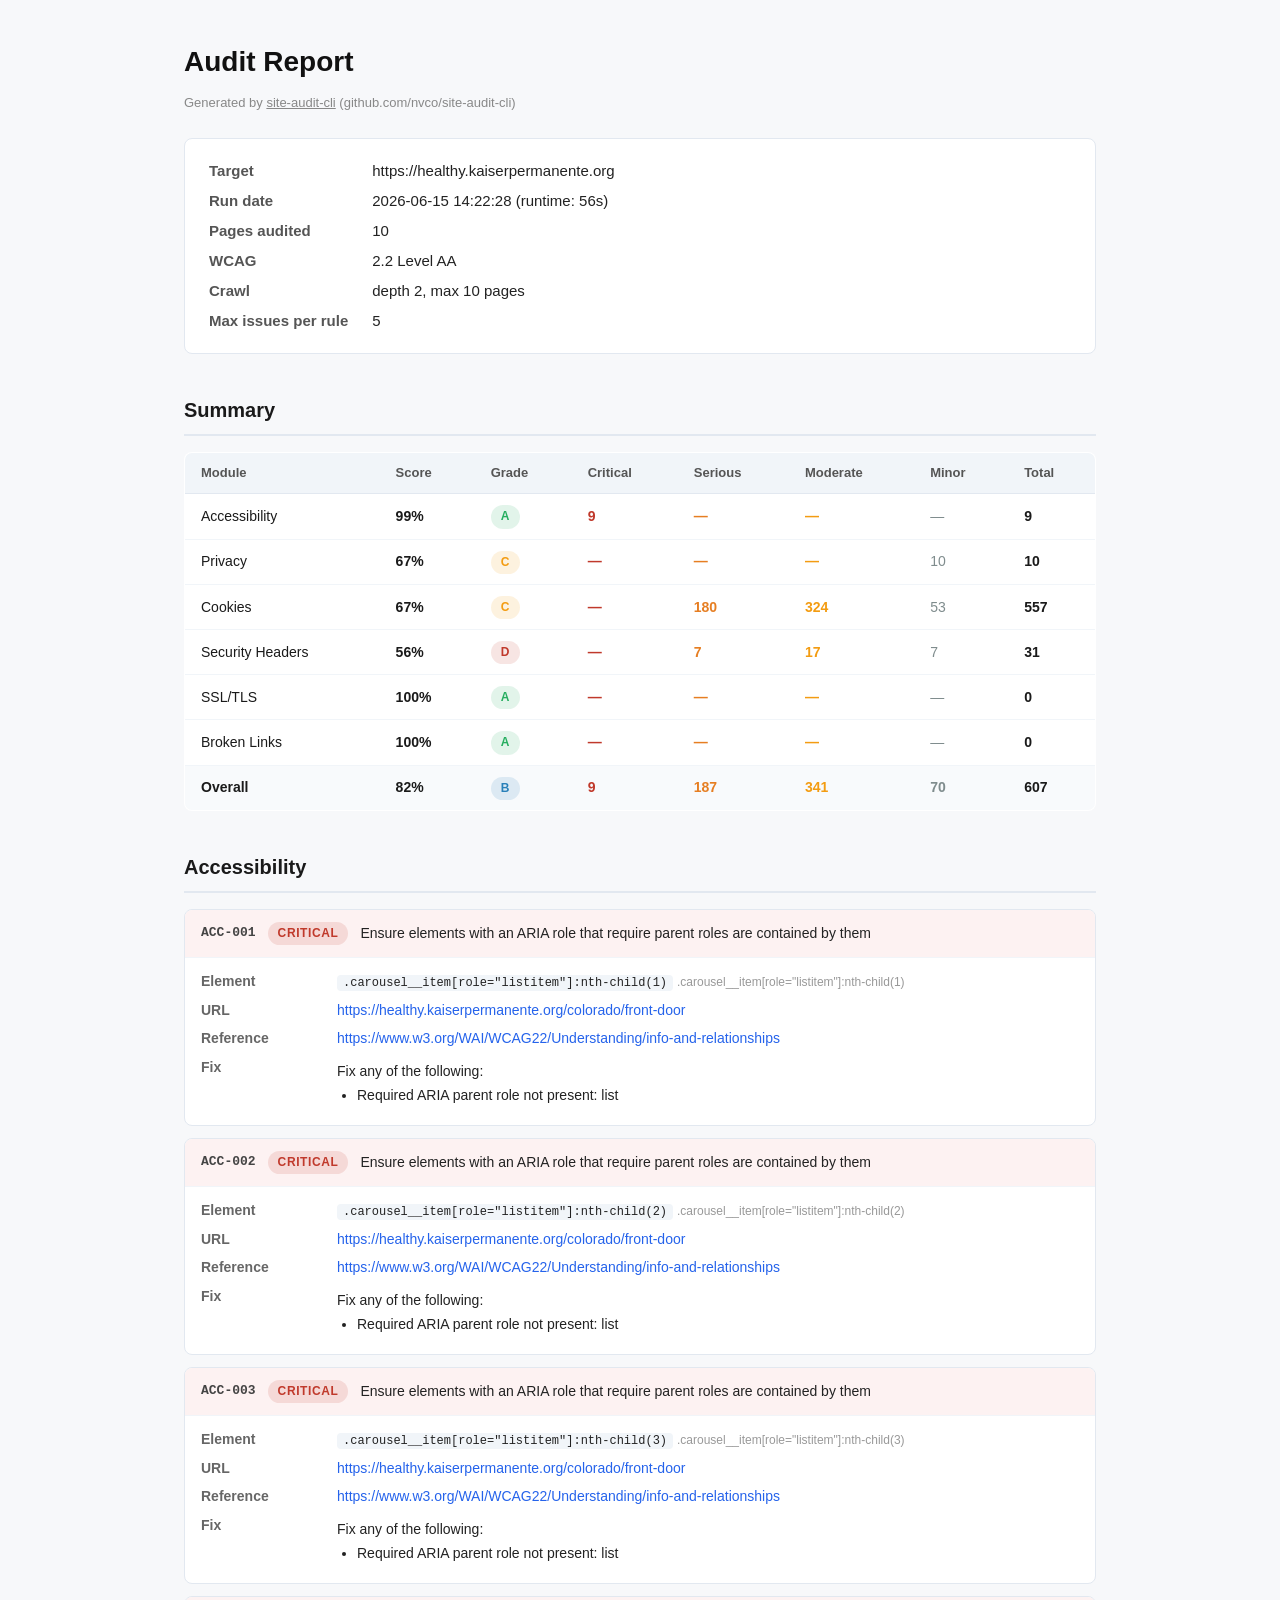
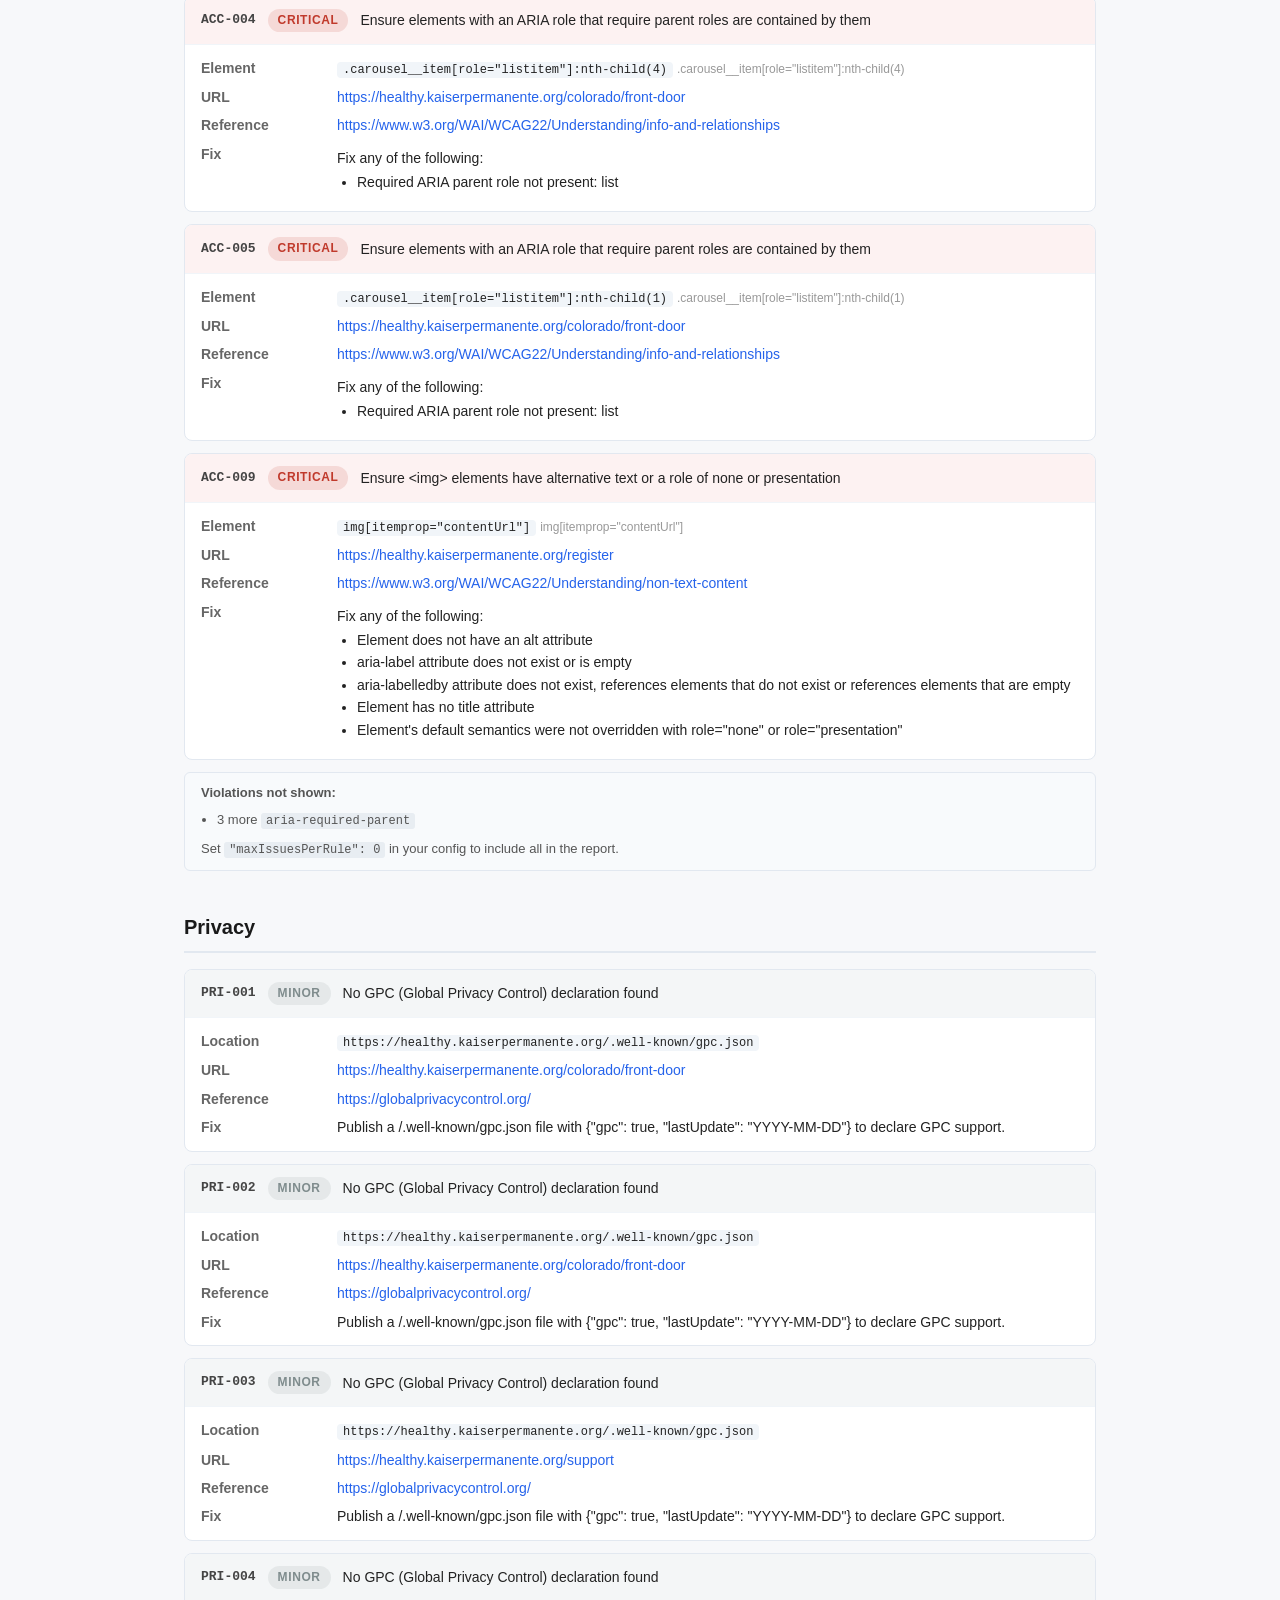
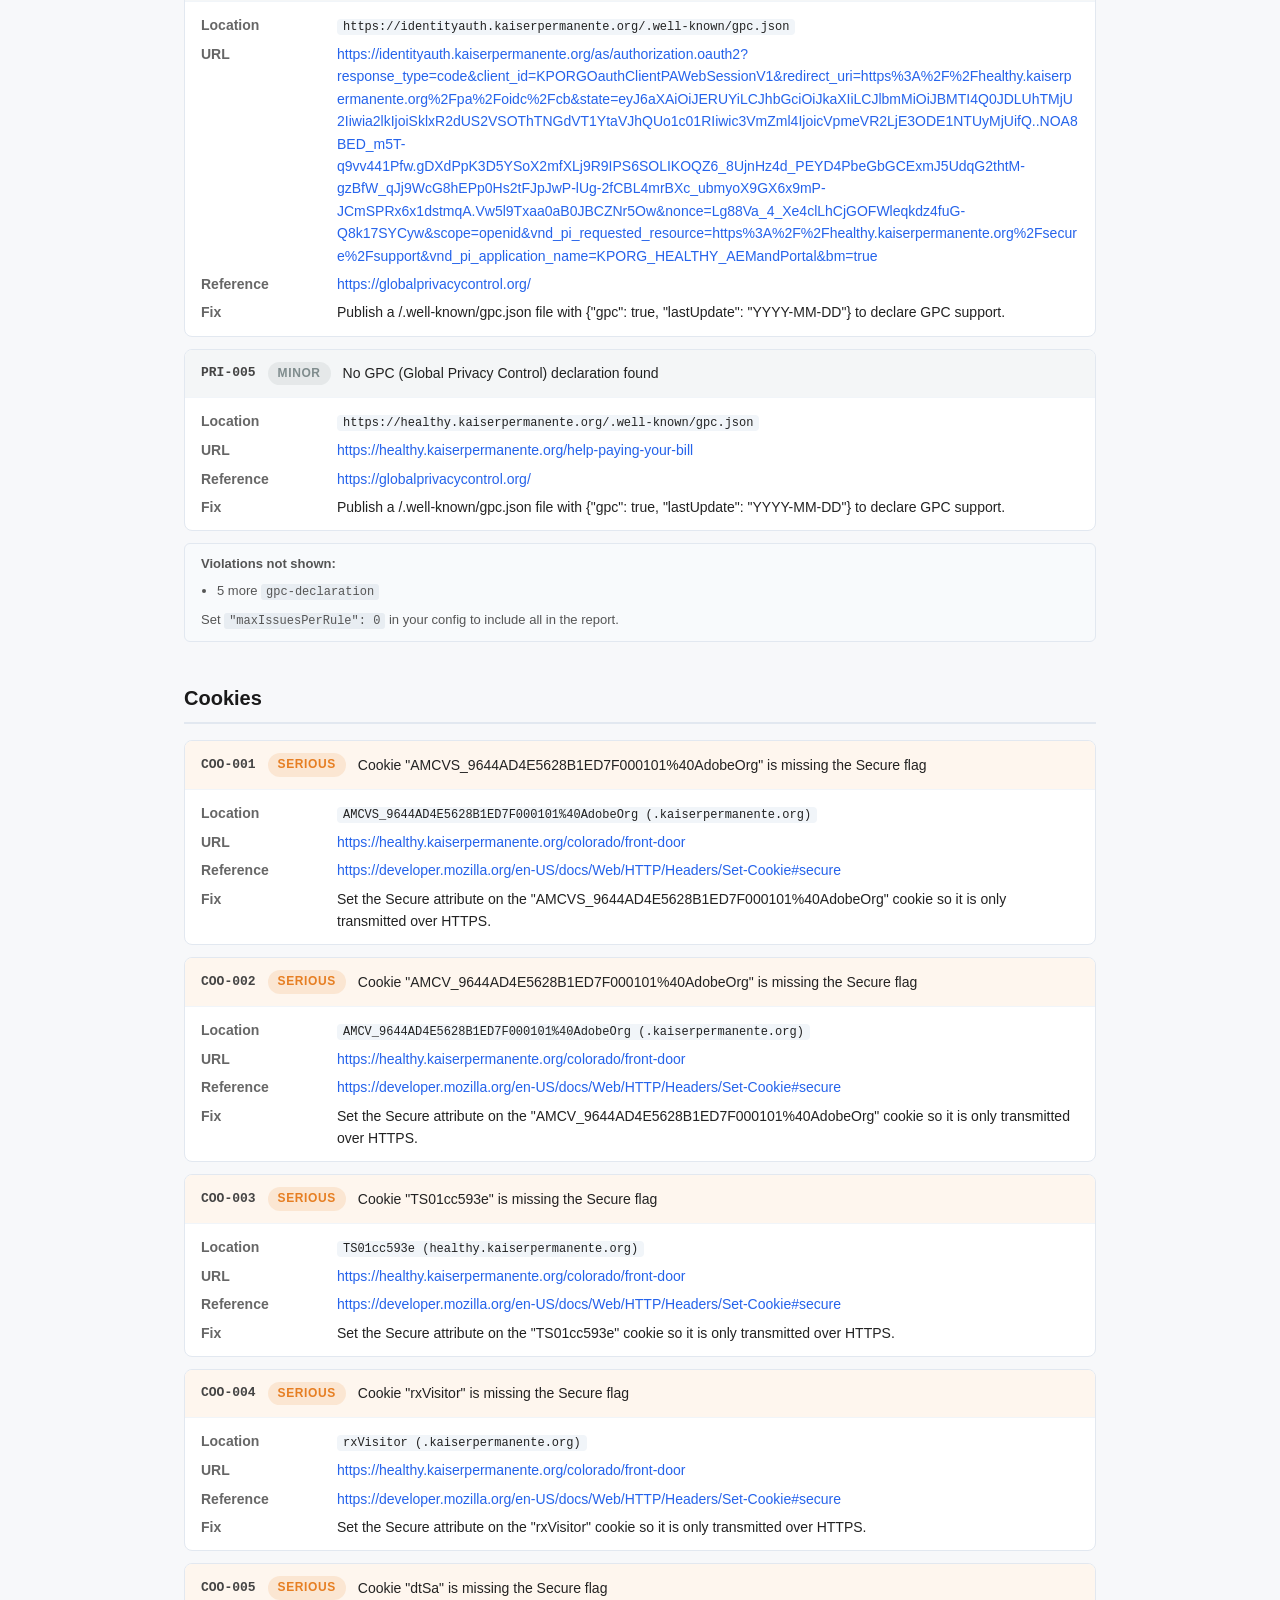
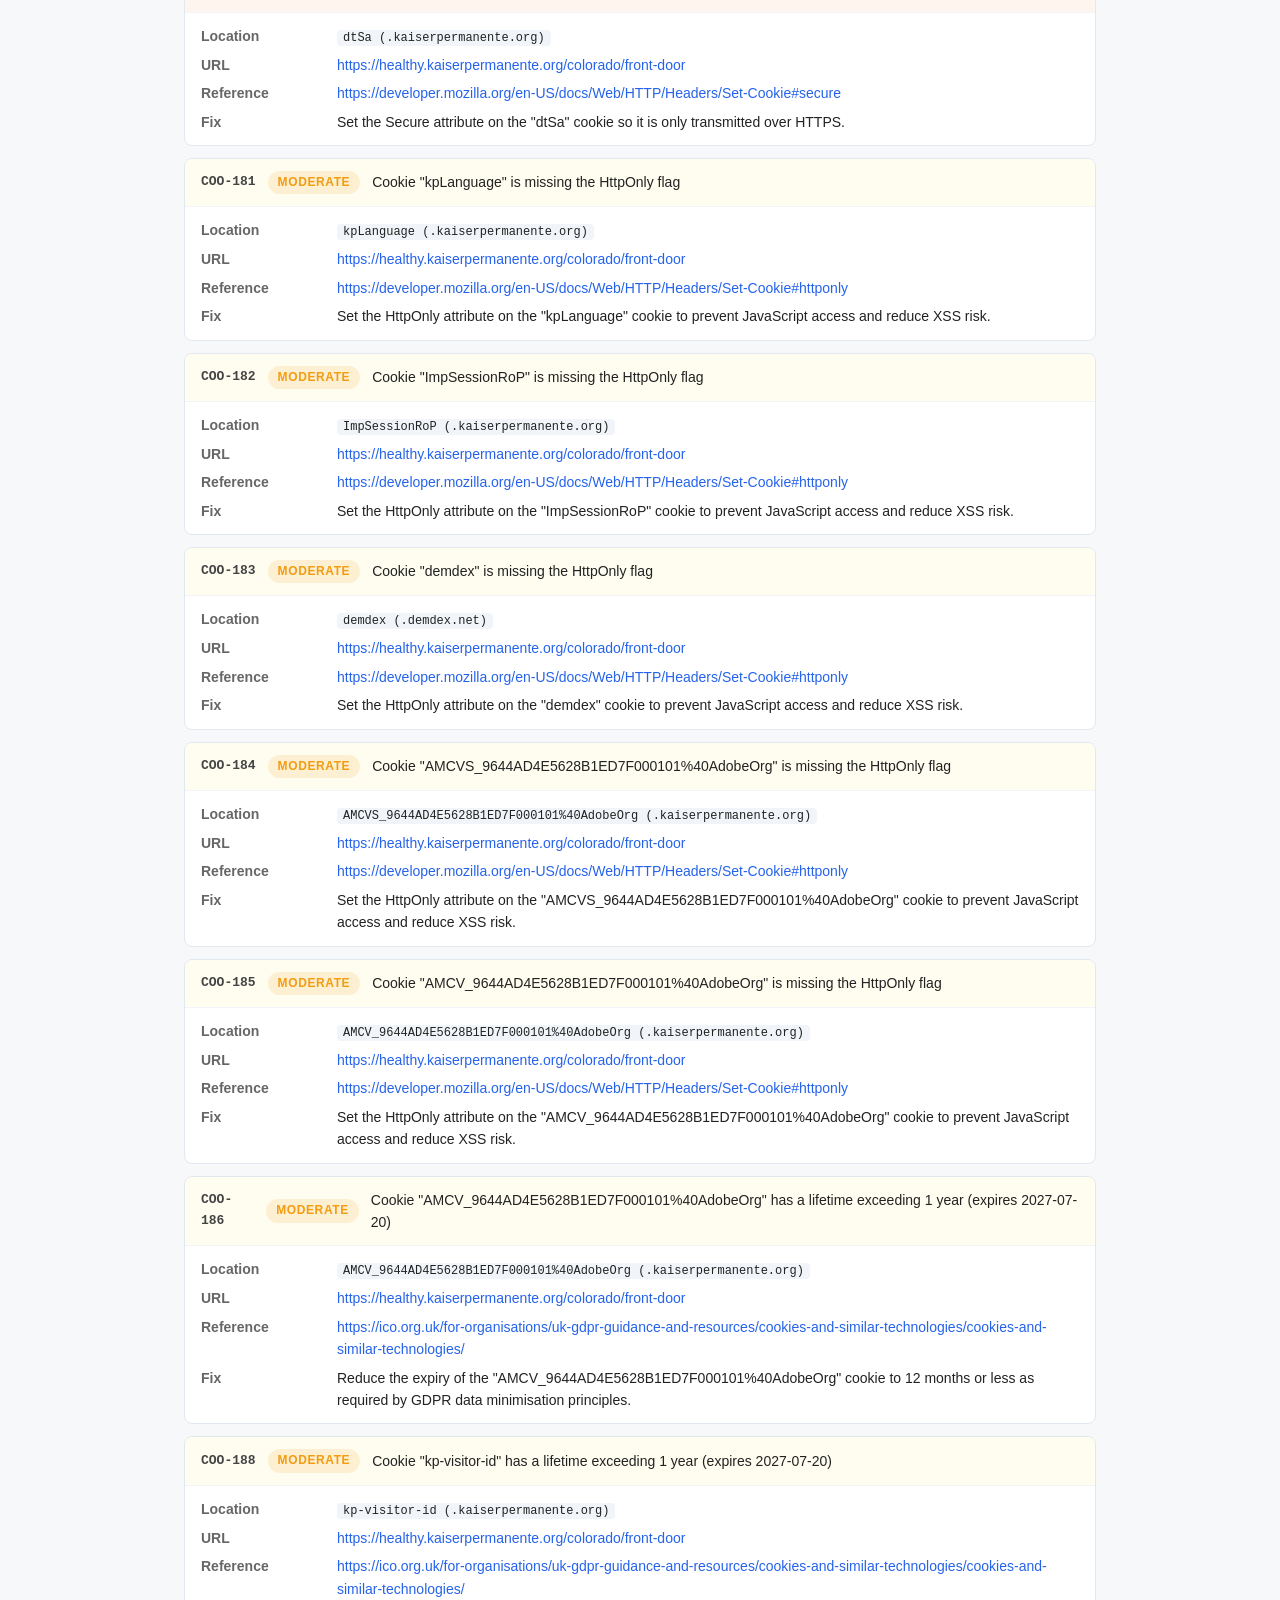
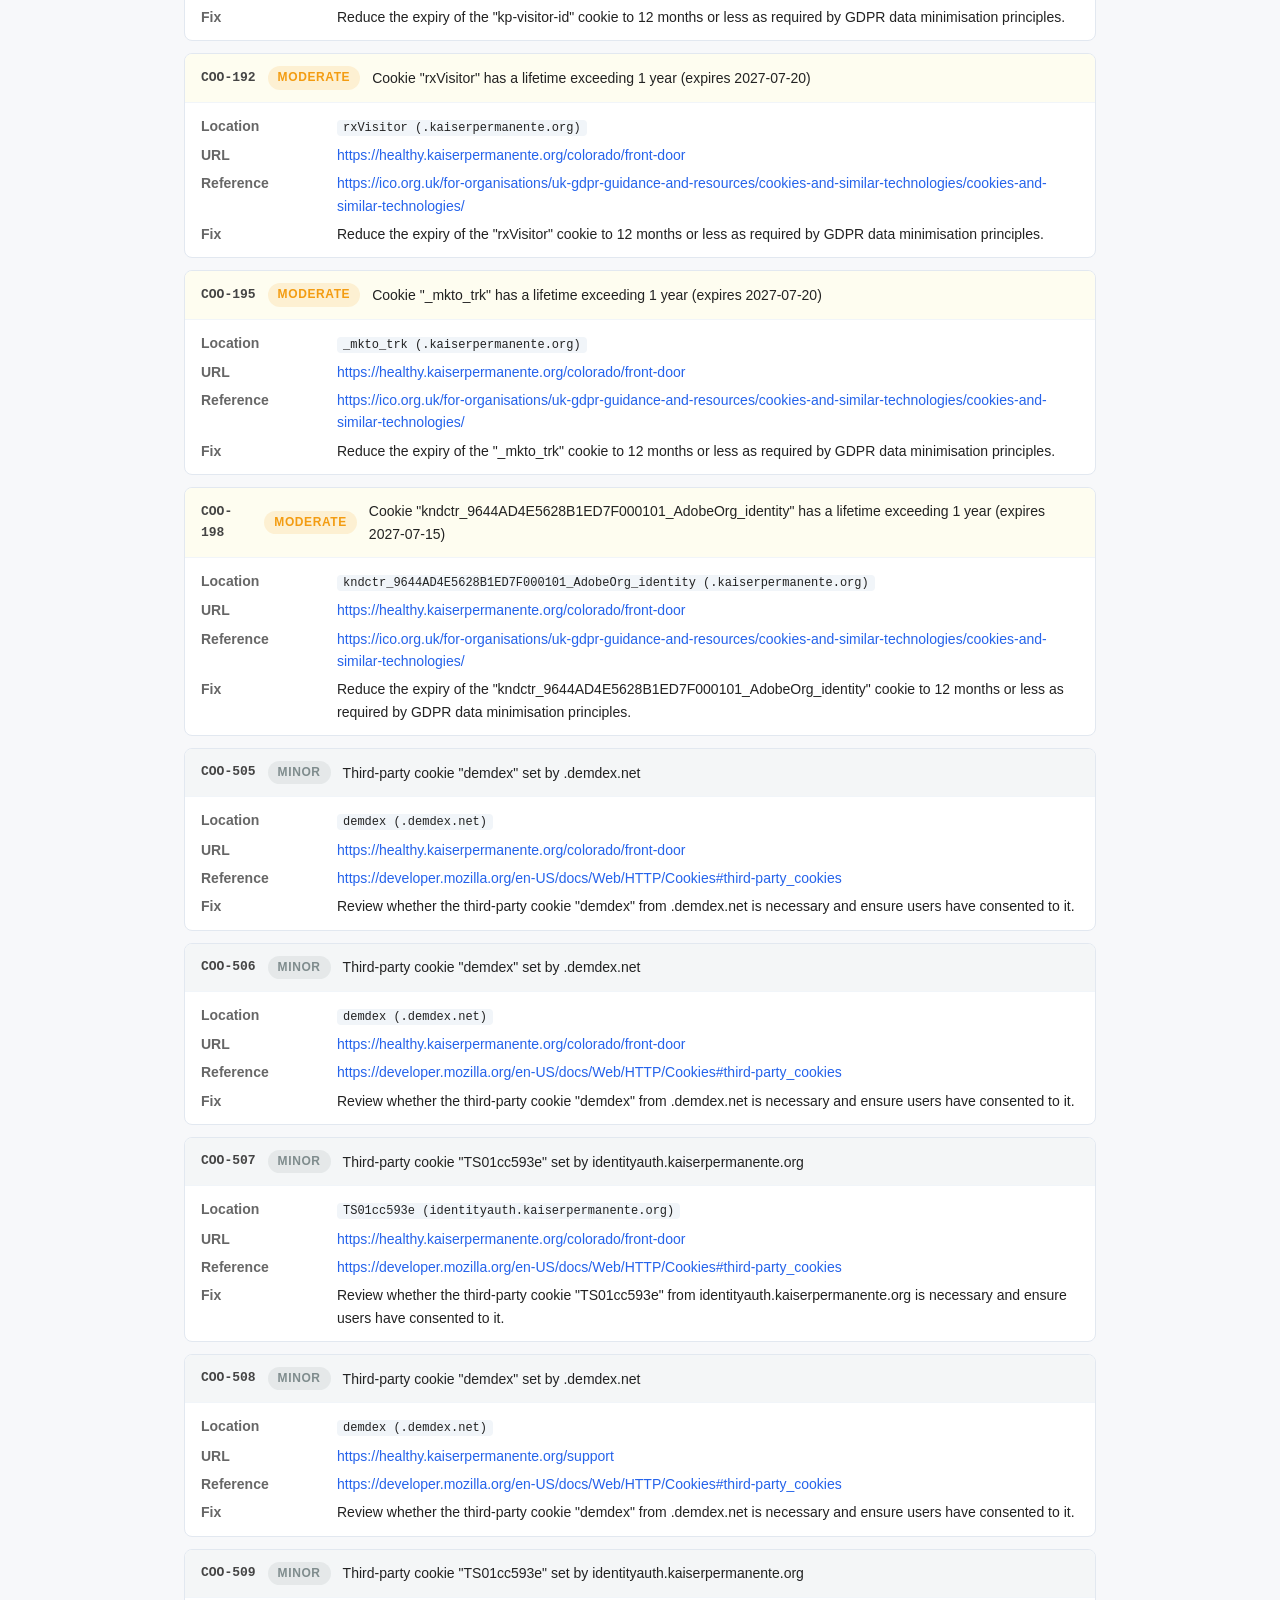
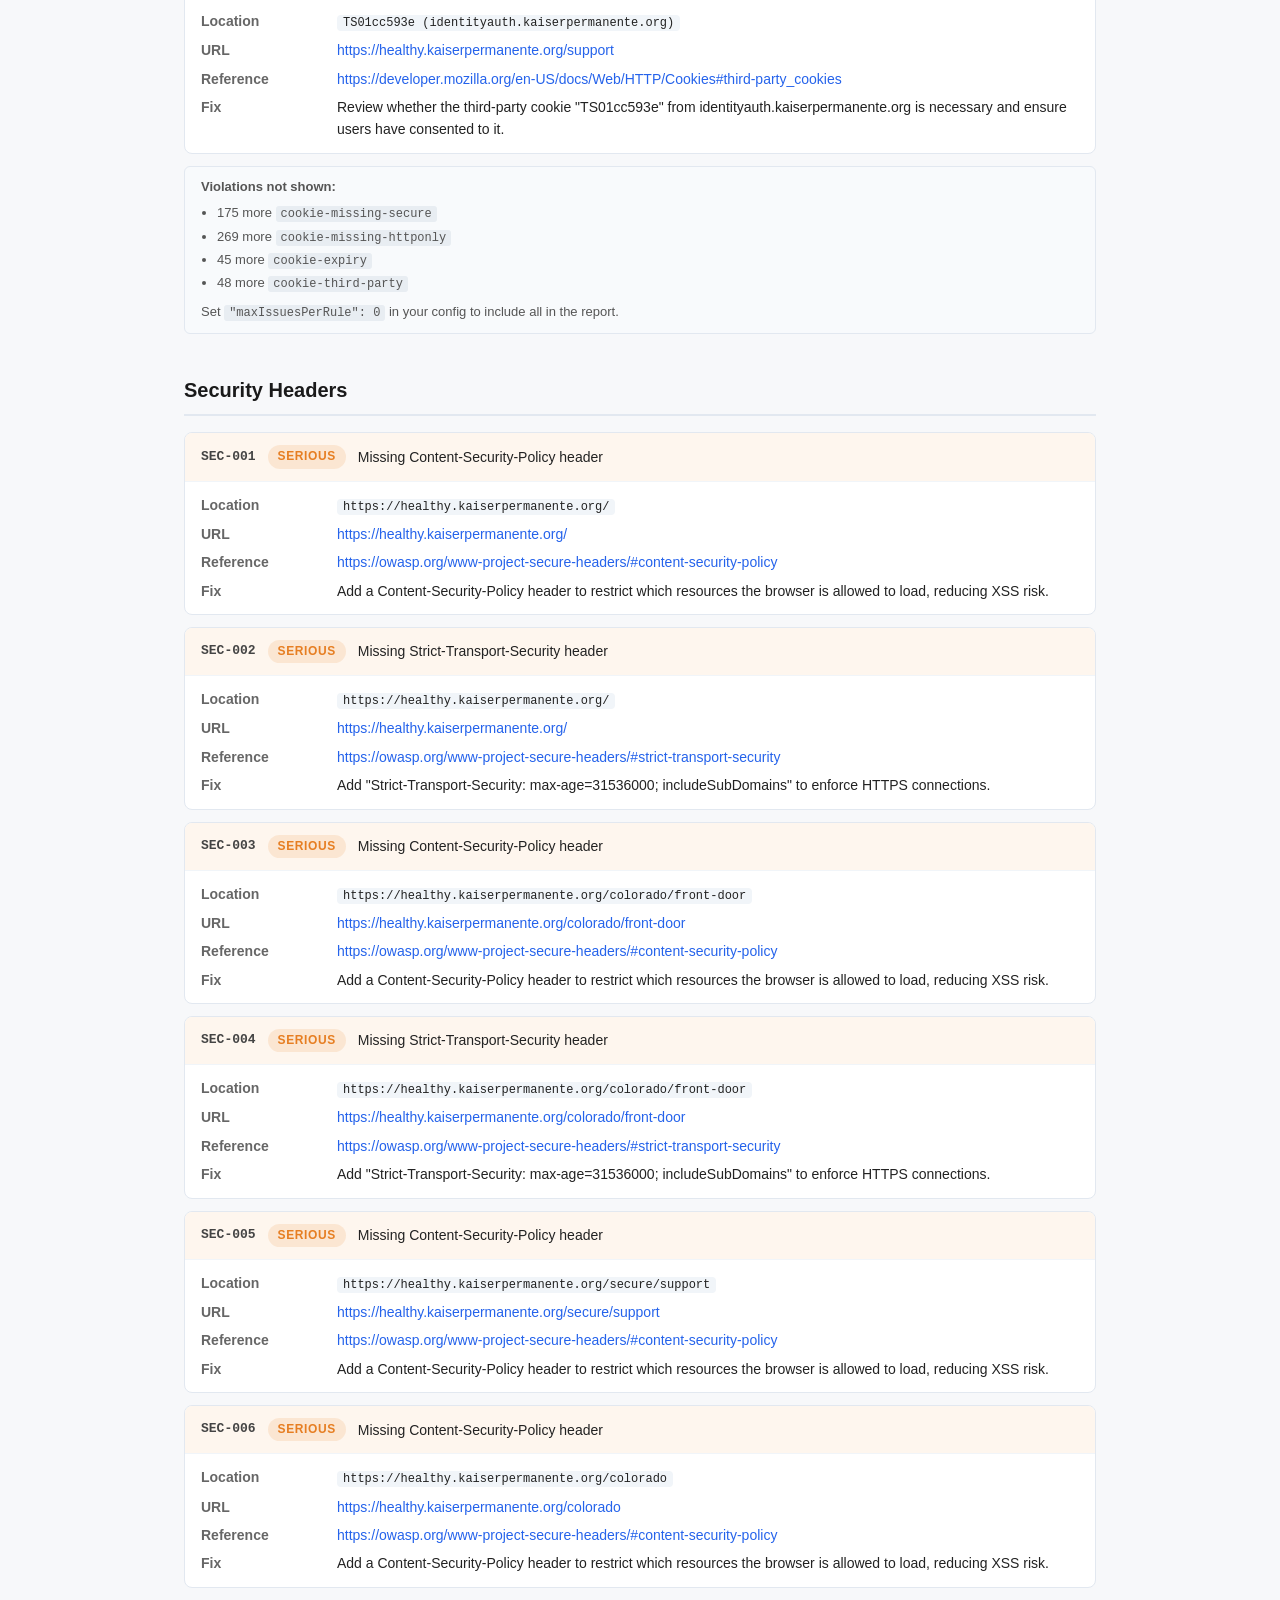
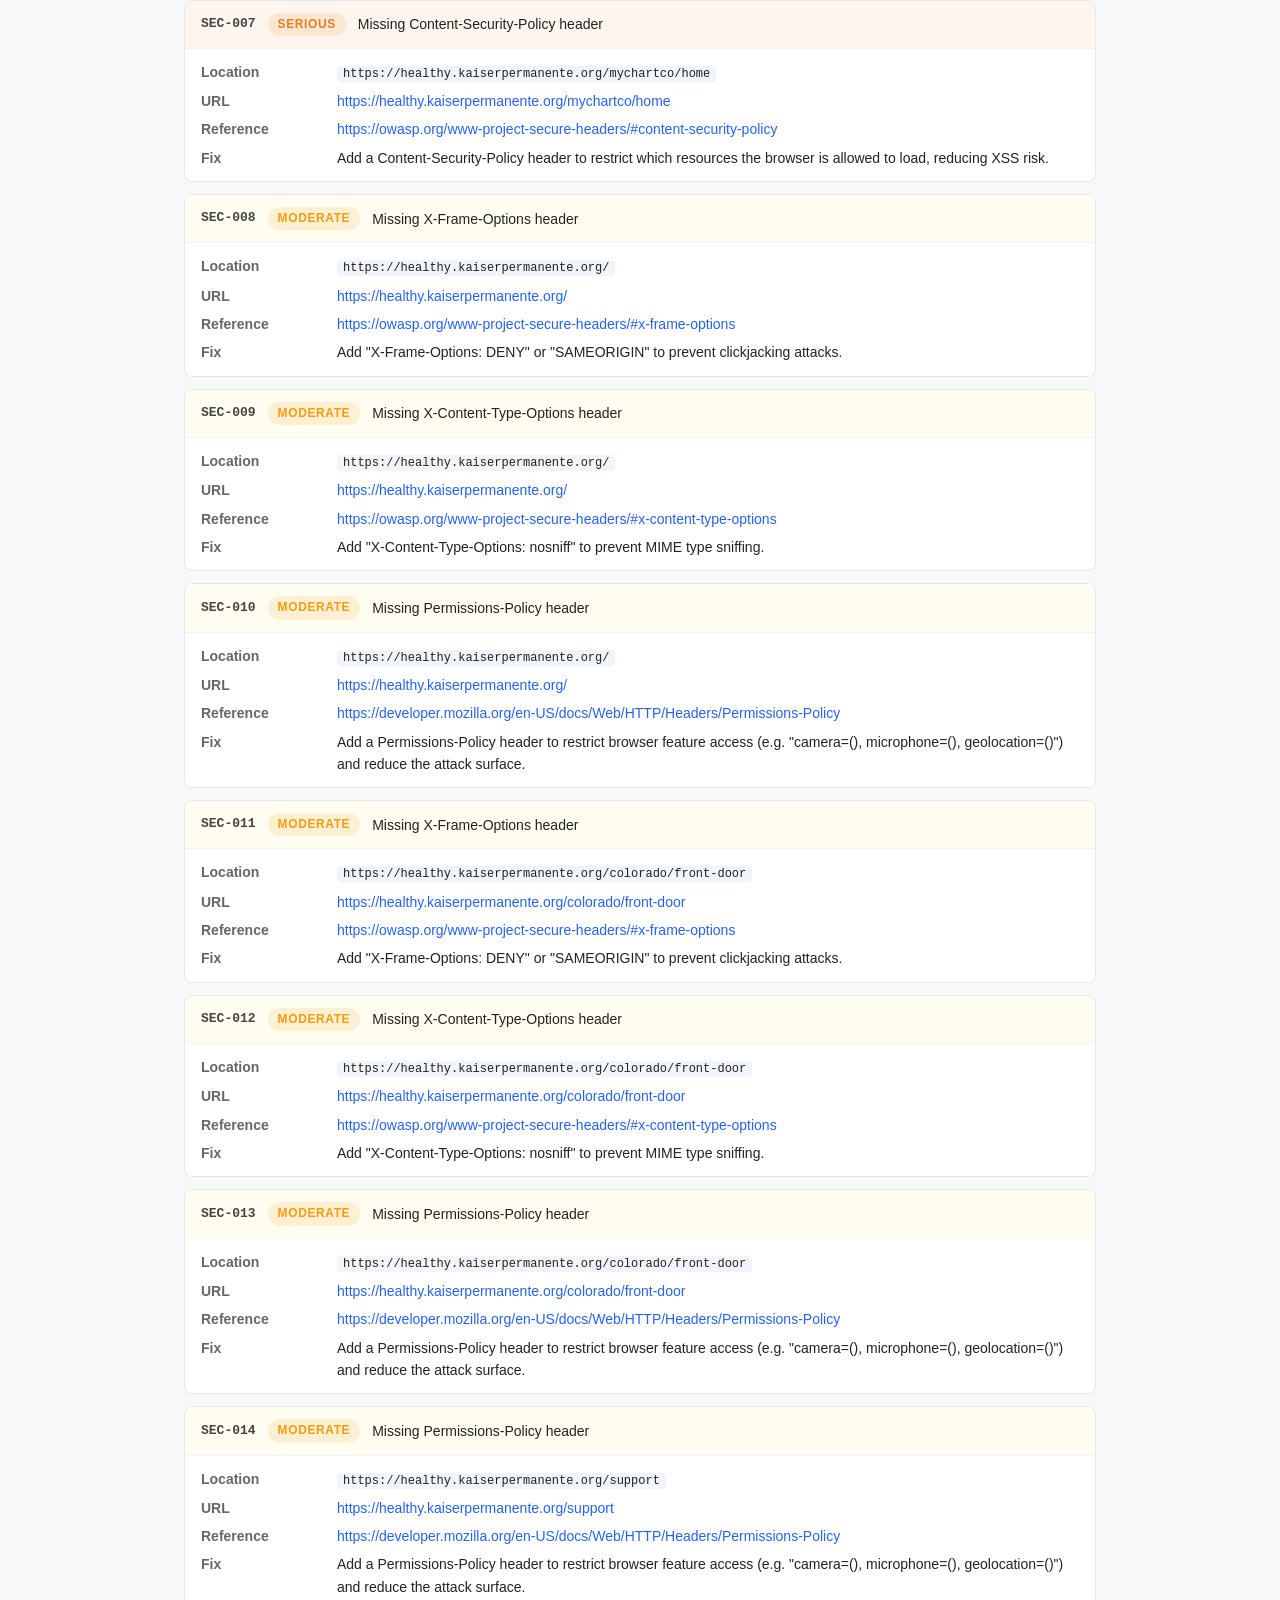
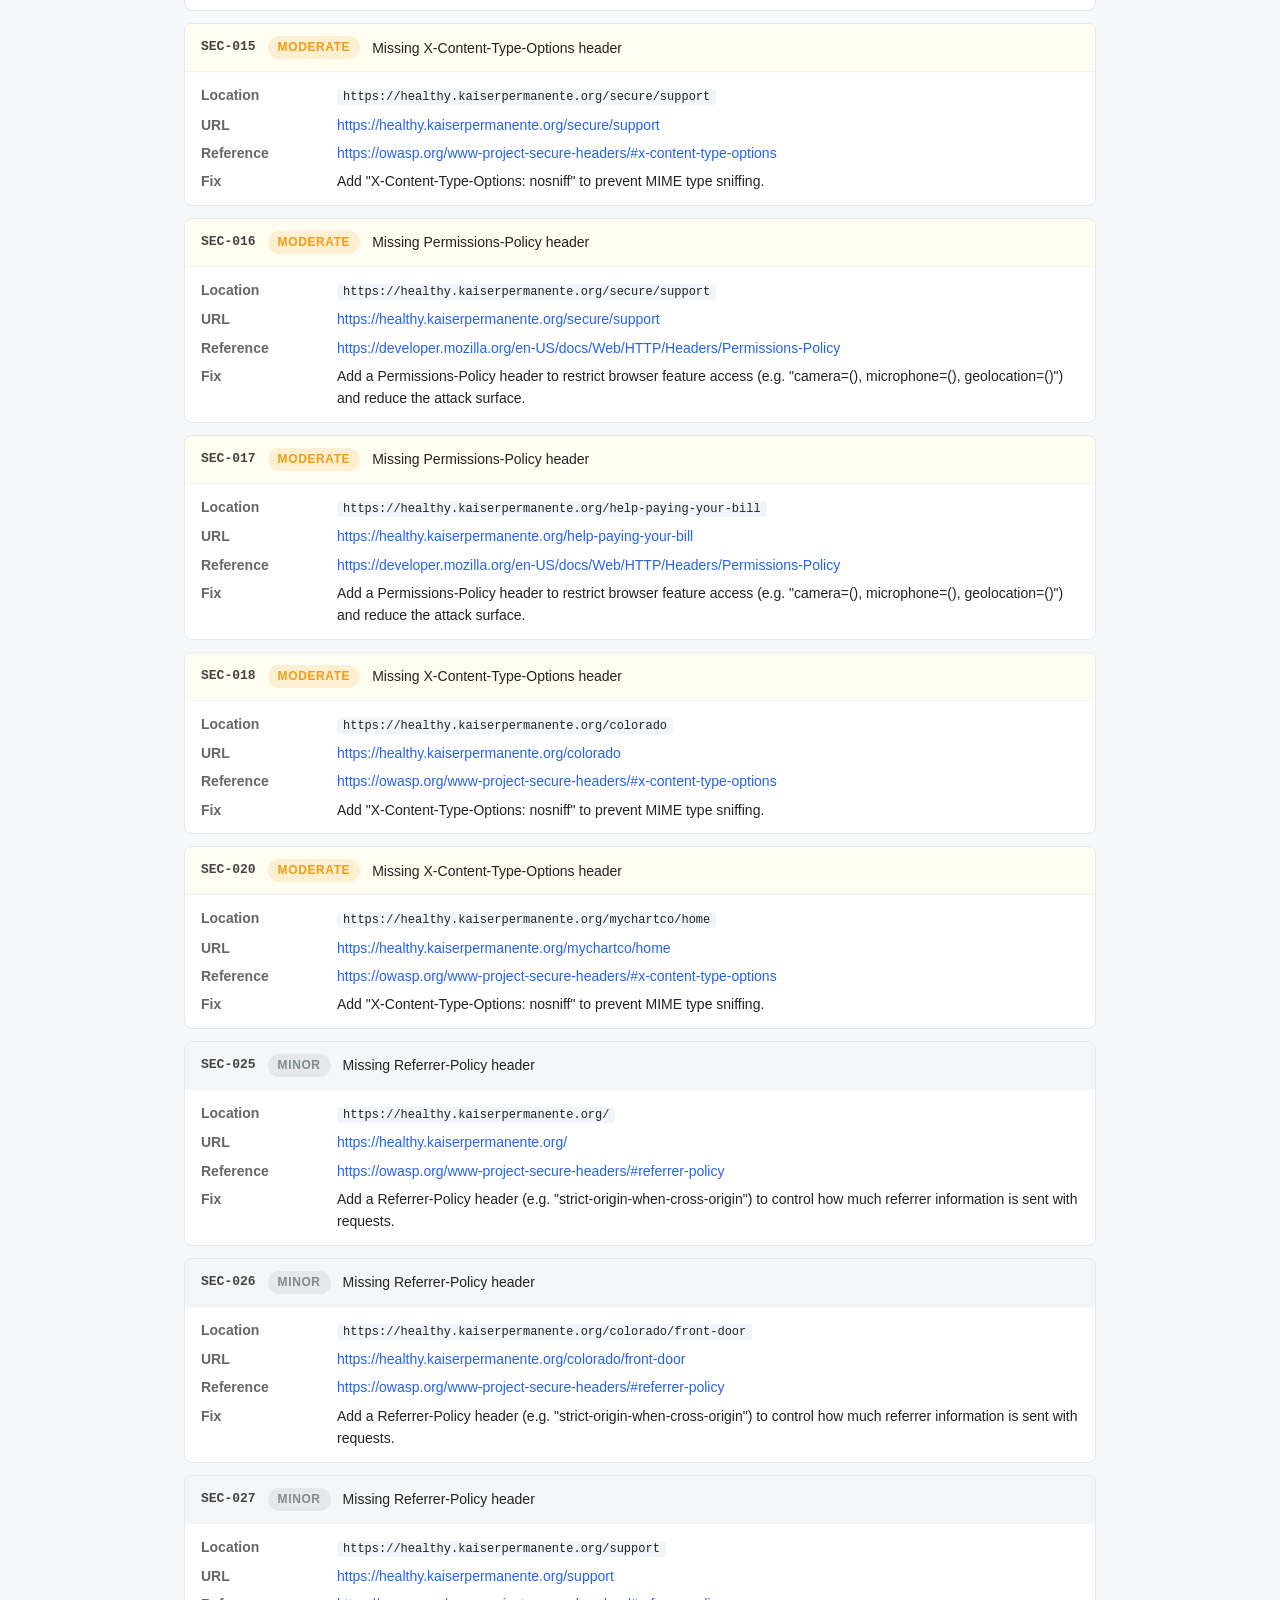
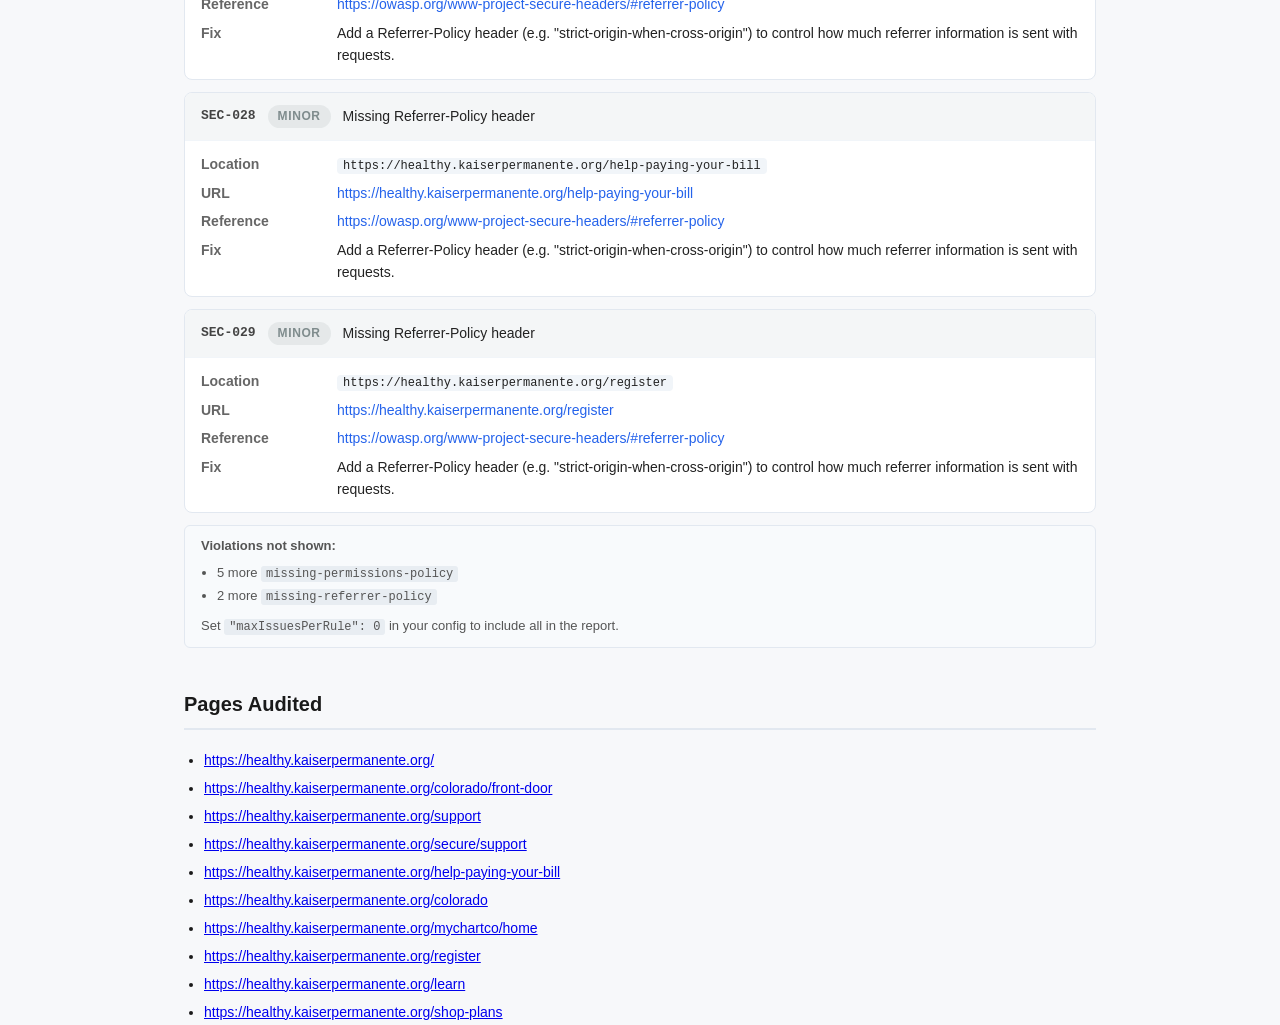
<file: reports/kp/healthy-kaiserpermanente-20260615-142228.html>
<!DOCTYPE html>
<html lang="en">
<head>
<meta charset="UTF-8">
<meta name="viewport" content="width=device-width, initial-scale=1.0">
<title>Audit Report</title>
<style>
  *, *::before, *::after { box-sizing: border-box; margin: 0; padding: 0; }
  body { font-family: -apple-system, BlinkMacSystemFont, 'Segoe UI', sans-serif; font-size: 15px; line-height: 1.6; color: #1a1a1a; background: #f7f8fa; }
  .page { max-width: 960px; margin: 0 auto; padding: 40px 24px; }
  h1 { font-size: 28px; font-weight: 700; margin-bottom: 24px; color: #111; }
  h2 { font-size: 20px; font-weight: 600; margin: 40px 0 16px; padding-bottom: 8px; border-bottom: 2px solid #e2e8f0; color: #1a1a1a; }
  h3 { font-size: 14px; font-weight: 700; letter-spacing: 0.04em; text-transform: uppercase; }
  .meta { background: #fff; border: 1px solid #e2e8f0; border-radius: 8px; padding: 20px 24px; margin-bottom: 32px; display: grid; grid-template-columns: auto 1fr; gap: 6px 24px; }
  .meta dt { font-weight: 600; color: #555; white-space: nowrap; }
  .meta dd { color: #222; }
  table { width: 100%; border-collapse: collapse; background: #fff; border: 1px solid #e2e8f0; border-radius: 8px; overflow: hidden; margin-bottom: 32px; }
  th { background: #f1f5f9; text-align: left; padding: 10px 16px; font-size: 13px; font-weight: 600; color: #555; border-bottom: 1px solid #e2e8f0; }
  td { padding: 10px 16px; border-bottom: 1px solid #f1f5f9; font-size: 14px; }
  tr:last-child td { border-bottom: none; }
  tr.total td { font-weight: 700; background: #f8fafc; }
  .issue { background: #fff; border: 1px solid #e2e8f0; border-radius: 8px; margin-bottom: 12px; overflow: hidden; page-break-inside: avoid; break-inside: avoid; }
  @media print {
    body { background: #fff; }
    .page { padding: 0; max-width: 100%; }
    section { break-before: page; }
    section:first-of-type { break-before: auto; }
    h2 { break-after: avoid; }
  }
  .issue-header { display: flex; align-items: center; gap: 12px; padding: 12px 16px; border-bottom: 1px solid #f1f5f9; }
  .issue-id { font-family: 'SF Mono', 'Fira Code', monospace; font-size: 13px; font-weight: 700; color: #444; }
  .badge { display: inline-block; padding: 2px 10px; border-radius: 12px; font-size: 12px; font-weight: 600; text-transform: uppercase; letter-spacing: 0.05em; }
  .issue-body { padding: 12px 16px; display: grid; grid-template-columns: 120px 1fr; gap: 6px 16px; font-size: 14px; }
  .issue-body dt { font-weight: 600; color: #666; }
  .issue-body dd { color: #222; word-break: break-word; }
  .issue-body dd code { background: #f1f5f9; padding: 1px 6px; border-radius: 4px; font-size: 12px; font-family: 'SF Mono', 'Fira Code', monospace; }
  .issue-body dd a { color: #2563eb; text-decoration: none; }
  .issue-body dd a:hover { text-decoration: underline; }
  section { margin-bottom: 8px; }
  .overflow-note { font-size: 13px; color: #555; background: #f8fafc; border: 1px solid #e2e8f0; border-radius: 6px; padding: 10px 16px; margin-bottom: 12px; }
  .overflow-note ul { margin: 6px 0 8px 16px; }
  .overflow-note li { margin-bottom: 2px; }
  .overflow-note code { background: #e8edf2; padding: 1px 5px; border-radius: 3px; font-size: 12px; }
</style>
</head>
<body>
<div class="page">
  <h1>Audit Report</h1>
  <p style="margin:-16px 0 24px;font-size:13px;color:#888">Generated by <a href="https://github.com/nvco/site-audit-cli" style="color:#888;text-decoration:underline" target="_blank" rel="noopener">site-audit-cli</a> (github.com/nvco/site-audit-cli)</p>
  <dl class="meta">
    <dt>Target</dt><dd>https://healthy.kaiserpermanente.org</dd>
    <dt>Run date</dt><dd>2026-06-15 14:22:28 (runtime: 56s)</dd>
    <dt>Pages audited</dt><dd>10</dd>
    <dt>WCAG</dt><dd>2.2 Level AA</dd>
    <dt>Crawl</dt><dd>depth 2, max 10 pages</dd>
    <dt>Max issues per rule</dt><dd>5</dd>
    
  </dl>
  <h2>Summary</h2>
  <table>
    <thead><tr><th>Module</th><th>Score</th><th>Grade</th><th>Critical</th><th>Serious</th><th>Moderate</th><th>Minor</th><th>Total</th></tr></thead>
    <tbody><tr>
      <td>Accessibility</td>
      <td style="font-weight:600">99%</td>
      <td><span class="badge" style="background:#27ae6022;color:#27ae60">A</span></td>
      <td style="color:#c0392b;font-weight:600">9</td>
      <td style="color:#e67e22;font-weight:600">—</td>
      <td style="color:#f39c12;font-weight:600">—</td>
      <td style="color:#7f8c8d">—</td>
      <td><strong>9</strong></td>
    </tr>
<tr>
      <td>Privacy</td>
      <td style="font-weight:600">67%</td>
      <td><span class="badge" style="background:#f39c1222;color:#f39c12">C</span></td>
      <td style="color:#c0392b;font-weight:600">—</td>
      <td style="color:#e67e22;font-weight:600">—</td>
      <td style="color:#f39c12;font-weight:600">—</td>
      <td style="color:#7f8c8d">10</td>
      <td><strong>10</strong></td>
    </tr>
<tr>
      <td>Cookies</td>
      <td style="font-weight:600">67%</td>
      <td><span class="badge" style="background:#f39c1222;color:#f39c12">C</span></td>
      <td style="color:#c0392b;font-weight:600">—</td>
      <td style="color:#e67e22;font-weight:600">180</td>
      <td style="color:#f39c12;font-weight:600">324</td>
      <td style="color:#7f8c8d">53</td>
      <td><strong>557</strong></td>
    </tr>
<tr>
      <td>Security Headers</td>
      <td style="font-weight:600">56%</td>
      <td><span class="badge" style="background:#c0392b22;color:#c0392b">D</span></td>
      <td style="color:#c0392b;font-weight:600">—</td>
      <td style="color:#e67e22;font-weight:600">7</td>
      <td style="color:#f39c12;font-weight:600">17</td>
      <td style="color:#7f8c8d">7</td>
      <td><strong>31</strong></td>
    </tr>
<tr>
      <td>SSL/TLS</td>
      <td style="font-weight:600">100%</td>
      <td><span class="badge" style="background:#27ae6022;color:#27ae60">A</span></td>
      <td style="color:#c0392b;font-weight:600">—</td>
      <td style="color:#e67e22;font-weight:600">—</td>
      <td style="color:#f39c12;font-weight:600">—</td>
      <td style="color:#7f8c8d">—</td>
      <td><strong>0</strong></td>
    </tr>
<tr>
      <td>Broken Links</td>
      <td style="font-weight:600">100%</td>
      <td><span class="badge" style="background:#27ae6022;color:#27ae60">A</span></td>
      <td style="color:#c0392b;font-weight:600">—</td>
      <td style="color:#e67e22;font-weight:600">—</td>
      <td style="color:#f39c12;font-weight:600">—</td>
      <td style="color:#7f8c8d">—</td>
      <td><strong>0</strong></td>
    </tr>
<tr class="total">
    <td>Overall</td>
    <td style="font-weight:700">82%</td>
    <td><span class="badge" style="background:#2980b922;color:#2980b9">B</span></td>
    <td style="color:#c0392b">9</td>
    <td style="color:#e67e22">187</td>
    <td style="color:#f39c12">341</td>
    <td style="color:#7f8c8d">70</td>
    <td>607</td>
  </tr></tbody>
  </table>
  
    <section>
      <h2>Accessibility</h2>
      <div class="issue">
    <div class="issue-header" style="background:#fdf2f2">
      <span class="issue-id">ACC-001</span>
      <span class="badge" style="background:#c0392b22;color:#c0392b">critical</span>
      
      <h3 style="font-weight:500;text-transform:none;letter-spacing:0;font-size:14px;color:#222">Ensure elements with an ARIA role that require parent roles are contained by them</h3>
    </div>
    <dl class="issue-body">
      <dt>Element</dt><dd><code>.carousel__item[role="listitem"]:nth-child(1)</code> <span style="color:#999;font-size:12px">.carousel__item[role="listitem"]:nth-child(1)</span></dd>
      <dt>URL</dt><dd><a href="https://healthy.kaiserpermanente.org/colorado/front-door">https://healthy.kaiserpermanente.org/colorado/front-door</a></dd>
      <dt>Reference</dt><dd><a href="https://www.w3.org/WAI/WCAG22/Understanding/info-and-relationships">https://www.w3.org/WAI/WCAG22/Understanding/info-and-relationships</a></dd>
      <dt>Fix</dt><dd><p style="margin:4px 0 2px;font-weight:500">Fix any of the following:</p><ul style="margin:2px 0 6px;padding-left:20px"><li>Required ARIA parent role not present: list</li></ul></dd>
    </dl>
  </div>
<div class="issue">
    <div class="issue-header" style="background:#fdf2f2">
      <span class="issue-id">ACC-002</span>
      <span class="badge" style="background:#c0392b22;color:#c0392b">critical</span>
      
      <h3 style="font-weight:500;text-transform:none;letter-spacing:0;font-size:14px;color:#222">Ensure elements with an ARIA role that require parent roles are contained by them</h3>
    </div>
    <dl class="issue-body">
      <dt>Element</dt><dd><code>.carousel__item[role="listitem"]:nth-child(2)</code> <span style="color:#999;font-size:12px">.carousel__item[role="listitem"]:nth-child(2)</span></dd>
      <dt>URL</dt><dd><a href="https://healthy.kaiserpermanente.org/colorado/front-door">https://healthy.kaiserpermanente.org/colorado/front-door</a></dd>
      <dt>Reference</dt><dd><a href="https://www.w3.org/WAI/WCAG22/Understanding/info-and-relationships">https://www.w3.org/WAI/WCAG22/Understanding/info-and-relationships</a></dd>
      <dt>Fix</dt><dd><p style="margin:4px 0 2px;font-weight:500">Fix any of the following:</p><ul style="margin:2px 0 6px;padding-left:20px"><li>Required ARIA parent role not present: list</li></ul></dd>
    </dl>
  </div>
<div class="issue">
    <div class="issue-header" style="background:#fdf2f2">
      <span class="issue-id">ACC-003</span>
      <span class="badge" style="background:#c0392b22;color:#c0392b">critical</span>
      
      <h3 style="font-weight:500;text-transform:none;letter-spacing:0;font-size:14px;color:#222">Ensure elements with an ARIA role that require parent roles are contained by them</h3>
    </div>
    <dl class="issue-body">
      <dt>Element</dt><dd><code>.carousel__item[role="listitem"]:nth-child(3)</code> <span style="color:#999;font-size:12px">.carousel__item[role="listitem"]:nth-child(3)</span></dd>
      <dt>URL</dt><dd><a href="https://healthy.kaiserpermanente.org/colorado/front-door">https://healthy.kaiserpermanente.org/colorado/front-door</a></dd>
      <dt>Reference</dt><dd><a href="https://www.w3.org/WAI/WCAG22/Understanding/info-and-relationships">https://www.w3.org/WAI/WCAG22/Understanding/info-and-relationships</a></dd>
      <dt>Fix</dt><dd><p style="margin:4px 0 2px;font-weight:500">Fix any of the following:</p><ul style="margin:2px 0 6px;padding-left:20px"><li>Required ARIA parent role not present: list</li></ul></dd>
    </dl>
  </div>
<div class="issue">
    <div class="issue-header" style="background:#fdf2f2">
      <span class="issue-id">ACC-004</span>
      <span class="badge" style="background:#c0392b22;color:#c0392b">critical</span>
      
      <h3 style="font-weight:500;text-transform:none;letter-spacing:0;font-size:14px;color:#222">Ensure elements with an ARIA role that require parent roles are contained by them</h3>
    </div>
    <dl class="issue-body">
      <dt>Element</dt><dd><code>.carousel__item[role="listitem"]:nth-child(4)</code> <span style="color:#999;font-size:12px">.carousel__item[role="listitem"]:nth-child(4)</span></dd>
      <dt>URL</dt><dd><a href="https://healthy.kaiserpermanente.org/colorado/front-door">https://healthy.kaiserpermanente.org/colorado/front-door</a></dd>
      <dt>Reference</dt><dd><a href="https://www.w3.org/WAI/WCAG22/Understanding/info-and-relationships">https://www.w3.org/WAI/WCAG22/Understanding/info-and-relationships</a></dd>
      <dt>Fix</dt><dd><p style="margin:4px 0 2px;font-weight:500">Fix any of the following:</p><ul style="margin:2px 0 6px;padding-left:20px"><li>Required ARIA parent role not present: list</li></ul></dd>
    </dl>
  </div>
<div class="issue">
    <div class="issue-header" style="background:#fdf2f2">
      <span class="issue-id">ACC-005</span>
      <span class="badge" style="background:#c0392b22;color:#c0392b">critical</span>
      
      <h3 style="font-weight:500;text-transform:none;letter-spacing:0;font-size:14px;color:#222">Ensure elements with an ARIA role that require parent roles are contained by them</h3>
    </div>
    <dl class="issue-body">
      <dt>Element</dt><dd><code>.carousel__item[role="listitem"]:nth-child(1)</code> <span style="color:#999;font-size:12px">.carousel__item[role="listitem"]:nth-child(1)</span></dd>
      <dt>URL</dt><dd><a href="https://healthy.kaiserpermanente.org/colorado/front-door">https://healthy.kaiserpermanente.org/colorado/front-door</a></dd>
      <dt>Reference</dt><dd><a href="https://www.w3.org/WAI/WCAG22/Understanding/info-and-relationships">https://www.w3.org/WAI/WCAG22/Understanding/info-and-relationships</a></dd>
      <dt>Fix</dt><dd><p style="margin:4px 0 2px;font-weight:500">Fix any of the following:</p><ul style="margin:2px 0 6px;padding-left:20px"><li>Required ARIA parent role not present: list</li></ul></dd>
    </dl>
  </div>
<div class="issue">
    <div class="issue-header" style="background:#fdf2f2">
      <span class="issue-id">ACC-009</span>
      <span class="badge" style="background:#c0392b22;color:#c0392b">critical</span>
      
      <h3 style="font-weight:500;text-transform:none;letter-spacing:0;font-size:14px;color:#222">Ensure &lt;img&gt; elements have alternative text or a role of none or presentation</h3>
    </div>
    <dl class="issue-body">
      <dt>Element</dt><dd><code>img[itemprop="contentUrl"]</code> <span style="color:#999;font-size:12px">img[itemprop="contentUrl"]</span></dd>
      <dt>URL</dt><dd><a href="https://healthy.kaiserpermanente.org/register">https://healthy.kaiserpermanente.org/register</a></dd>
      <dt>Reference</dt><dd><a href="https://www.w3.org/WAI/WCAG22/Understanding/non-text-content">https://www.w3.org/WAI/WCAG22/Understanding/non-text-content</a></dd>
      <dt>Fix</dt><dd><p style="margin:4px 0 2px;font-weight:500">Fix any of the following:</p><ul style="margin:2px 0 6px;padding-left:20px"><li>Element does not have an alt attribute</li><li>aria-label attribute does not exist or is empty</li><li>aria-labelledby attribute does not exist, references elements that do not exist or references elements that are empty</li><li>Element has no title attribute</li><li>Element&#39;s default semantics were not overridden with role=&quot;none&quot; or role=&quot;presentation&quot;</li></ul></dd>
    </dl>
  </div>
      <div class="overflow-note"><strong>Violations not shown:</strong><ul><li>3 more <code>aria-required-parent</code></li></ul>Set <code>"maxIssuesPerRule": 0</code> in your config to include all in the report.</div>
      
    </section>

    <section>
      <h2>Privacy</h2>
      <div class="issue">
    <div class="issue-header" style="background:#f4f6f7">
      <span class="issue-id">PRI-001</span>
      <span class="badge" style="background:#7f8c8d22;color:#7f8c8d">minor</span>
      
      <h3 style="font-weight:500;text-transform:none;letter-spacing:0;font-size:14px;color:#222">No GPC (Global Privacy Control) declaration found</h3>
    </div>
    <dl class="issue-body">
      <dt>Location</dt><dd><code>https://healthy.kaiserpermanente.org/.well-known/gpc.json</code></dd>
      <dt>URL</dt><dd><a href="https://healthy.kaiserpermanente.org/colorado/front-door">https://healthy.kaiserpermanente.org/colorado/front-door</a></dd>
      <dt>Reference</dt><dd><a href="https://globalprivacycontrol.org/">https://globalprivacycontrol.org/</a></dd>
      <dt>Fix</dt><dd>Publish a /.well-known/gpc.json file with {&quot;gpc&quot;: true, &quot;lastUpdate&quot;: &quot;YYYY-MM-DD&quot;} to declare GPC support.</dd>
    </dl>
  </div>
<div class="issue">
    <div class="issue-header" style="background:#f4f6f7">
      <span class="issue-id">PRI-002</span>
      <span class="badge" style="background:#7f8c8d22;color:#7f8c8d">minor</span>
      
      <h3 style="font-weight:500;text-transform:none;letter-spacing:0;font-size:14px;color:#222">No GPC (Global Privacy Control) declaration found</h3>
    </div>
    <dl class="issue-body">
      <dt>Location</dt><dd><code>https://healthy.kaiserpermanente.org/.well-known/gpc.json</code></dd>
      <dt>URL</dt><dd><a href="https://healthy.kaiserpermanente.org/colorado/front-door">https://healthy.kaiserpermanente.org/colorado/front-door</a></dd>
      <dt>Reference</dt><dd><a href="https://globalprivacycontrol.org/">https://globalprivacycontrol.org/</a></dd>
      <dt>Fix</dt><dd>Publish a /.well-known/gpc.json file with {&quot;gpc&quot;: true, &quot;lastUpdate&quot;: &quot;YYYY-MM-DD&quot;} to declare GPC support.</dd>
    </dl>
  </div>
<div class="issue">
    <div class="issue-header" style="background:#f4f6f7">
      <span class="issue-id">PRI-003</span>
      <span class="badge" style="background:#7f8c8d22;color:#7f8c8d">minor</span>
      
      <h3 style="font-weight:500;text-transform:none;letter-spacing:0;font-size:14px;color:#222">No GPC (Global Privacy Control) declaration found</h3>
    </div>
    <dl class="issue-body">
      <dt>Location</dt><dd><code>https://healthy.kaiserpermanente.org/.well-known/gpc.json</code></dd>
      <dt>URL</dt><dd><a href="https://healthy.kaiserpermanente.org/support">https://healthy.kaiserpermanente.org/support</a></dd>
      <dt>Reference</dt><dd><a href="https://globalprivacycontrol.org/">https://globalprivacycontrol.org/</a></dd>
      <dt>Fix</dt><dd>Publish a /.well-known/gpc.json file with {&quot;gpc&quot;: true, &quot;lastUpdate&quot;: &quot;YYYY-MM-DD&quot;} to declare GPC support.</dd>
    </dl>
  </div>
<div class="issue">
    <div class="issue-header" style="background:#f4f6f7">
      <span class="issue-id">PRI-004</span>
      <span class="badge" style="background:#7f8c8d22;color:#7f8c8d">minor</span>
      
      <h3 style="font-weight:500;text-transform:none;letter-spacing:0;font-size:14px;color:#222">No GPC (Global Privacy Control) declaration found</h3>
    </div>
    <dl class="issue-body">
      <dt>Location</dt><dd><code>https://identityauth.kaiserpermanente.org/.well-known/gpc.json</code></dd>
      <dt>URL</dt><dd><a href="https://identityauth.kaiserpermanente.org/as/authorization.oauth2?response_type=code&client_id=KPORGOauthClientPAWebSessionV1&redirect_uri=https%3A%2F%2Fhealthy.kaiserpermanente.org%2Fpa%2Foidc%2Fcb&state=eyJ6aXAiOiJERUYiLCJhbGciOiJkaXIiLCJlbmMiOiJBMTI4Q0JDLUhTMjU2Iiwia2lkIjoiSklxR2dUS2VSOThTNGdVT1YtaVJhQUo1c01RIiwic3VmZml4IjoicVpmeVR2LjE3ODE1NTUyMjUifQ..NOA8BED_m5T-q9vv441Pfw.gDXdPpK3D5YSoX2mfXLj9R9IPS6SOLIKOQZ6_8UjnHz4d_PEYD4PbeGbGCExmJ5UdqG2thtM-gzBfW_qJj9WcG8hEPp0Hs2tFJpJwP-lUg-2fCBL4mrBXc_ubmyoX9GX6x9mP-JCmSPRx6x1dstmqA.Vw5l9Txaa0aB0JBCZNr5Ow&nonce=Lg88Va_4_Xe4clLhCjGOFWleqkdz4fuG-Q8k17SYCyw&scope=openid&vnd_pi_requested_resource=https%3A%2F%2Fhealthy.kaiserpermanente.org%2Fsecure%2Fsupport&vnd_pi_application_name=KPORG_HEALTHY_AEMandPortal&bm=true">https://identityauth.kaiserpermanente.org/as/authorization.oauth2?response_type=code&client_id=KPORGOauthClientPAWebSessionV1&redirect_uri=https%3A%2F%2Fhealthy.kaiserpermanente.org%2Fpa%2Foidc%2Fcb&state=eyJ6aXAiOiJERUYiLCJhbGciOiJkaXIiLCJlbmMiOiJBMTI4Q0JDLUhTMjU2Iiwia2lkIjoiSklxR2dUS2VSOThTNGdVT1YtaVJhQUo1c01RIiwic3VmZml4IjoicVpmeVR2LjE3ODE1NTUyMjUifQ..NOA8BED_m5T-q9vv441Pfw.gDXdPpK3D5YSoX2mfXLj9R9IPS6SOLIKOQZ6_8UjnHz4d_PEYD4PbeGbGCExmJ5UdqG2thtM-gzBfW_qJj9WcG8hEPp0Hs2tFJpJwP-lUg-2fCBL4mrBXc_ubmyoX9GX6x9mP-JCmSPRx6x1dstmqA.Vw5l9Txaa0aB0JBCZNr5Ow&nonce=Lg88Va_4_Xe4clLhCjGOFWleqkdz4fuG-Q8k17SYCyw&scope=openid&vnd_pi_requested_resource=https%3A%2F%2Fhealthy.kaiserpermanente.org%2Fsecure%2Fsupport&vnd_pi_application_name=KPORG_HEALTHY_AEMandPortal&bm=true</a></dd>
      <dt>Reference</dt><dd><a href="https://globalprivacycontrol.org/">https://globalprivacycontrol.org/</a></dd>
      <dt>Fix</dt><dd>Publish a /.well-known/gpc.json file with {&quot;gpc&quot;: true, &quot;lastUpdate&quot;: &quot;YYYY-MM-DD&quot;} to declare GPC support.</dd>
    </dl>
  </div>
<div class="issue">
    <div class="issue-header" style="background:#f4f6f7">
      <span class="issue-id">PRI-005</span>
      <span class="badge" style="background:#7f8c8d22;color:#7f8c8d">minor</span>
      
      <h3 style="font-weight:500;text-transform:none;letter-spacing:0;font-size:14px;color:#222">No GPC (Global Privacy Control) declaration found</h3>
    </div>
    <dl class="issue-body">
      <dt>Location</dt><dd><code>https://healthy.kaiserpermanente.org/.well-known/gpc.json</code></dd>
      <dt>URL</dt><dd><a href="https://healthy.kaiserpermanente.org/help-paying-your-bill">https://healthy.kaiserpermanente.org/help-paying-your-bill</a></dd>
      <dt>Reference</dt><dd><a href="https://globalprivacycontrol.org/">https://globalprivacycontrol.org/</a></dd>
      <dt>Fix</dt><dd>Publish a /.well-known/gpc.json file with {&quot;gpc&quot;: true, &quot;lastUpdate&quot;: &quot;YYYY-MM-DD&quot;} to declare GPC support.</dd>
    </dl>
  </div>
      <div class="overflow-note"><strong>Violations not shown:</strong><ul><li>5 more <code>gpc-declaration</code></li></ul>Set <code>"maxIssuesPerRule": 0</code> in your config to include all in the report.</div>
      
    </section>

    <section>
      <h2>Cookies</h2>
      <div class="issue">
    <div class="issue-header" style="background:#fef6ee">
      <span class="issue-id">COO-001</span>
      <span class="badge" style="background:#e67e2222;color:#e67e22">serious</span>
      
      <h3 style="font-weight:500;text-transform:none;letter-spacing:0;font-size:14px;color:#222">Cookie &quot;AMCVS_9644AD4E5628B1ED7F000101%40AdobeOrg&quot; is missing the Secure flag</h3>
    </div>
    <dl class="issue-body">
      <dt>Location</dt><dd><code>AMCVS_9644AD4E5628B1ED7F000101%40AdobeOrg (.kaiserpermanente.org)</code></dd>
      <dt>URL</dt><dd><a href="https://healthy.kaiserpermanente.org/colorado/front-door">https://healthy.kaiserpermanente.org/colorado/front-door</a></dd>
      <dt>Reference</dt><dd><a href="https://developer.mozilla.org/en-US/docs/Web/HTTP/Headers/Set-Cookie#secure">https://developer.mozilla.org/en-US/docs/Web/HTTP/Headers/Set-Cookie#secure</a></dd>
      <dt>Fix</dt><dd>Set the Secure attribute on the &quot;AMCVS_9644AD4E5628B1ED7F000101%40AdobeOrg&quot; cookie so it is only transmitted over HTTPS.</dd>
    </dl>
  </div>
<div class="issue">
    <div class="issue-header" style="background:#fef6ee">
      <span class="issue-id">COO-002</span>
      <span class="badge" style="background:#e67e2222;color:#e67e22">serious</span>
      
      <h3 style="font-weight:500;text-transform:none;letter-spacing:0;font-size:14px;color:#222">Cookie &quot;AMCV_9644AD4E5628B1ED7F000101%40AdobeOrg&quot; is missing the Secure flag</h3>
    </div>
    <dl class="issue-body">
      <dt>Location</dt><dd><code>AMCV_9644AD4E5628B1ED7F000101%40AdobeOrg (.kaiserpermanente.org)</code></dd>
      <dt>URL</dt><dd><a href="https://healthy.kaiserpermanente.org/colorado/front-door">https://healthy.kaiserpermanente.org/colorado/front-door</a></dd>
      <dt>Reference</dt><dd><a href="https://developer.mozilla.org/en-US/docs/Web/HTTP/Headers/Set-Cookie#secure">https://developer.mozilla.org/en-US/docs/Web/HTTP/Headers/Set-Cookie#secure</a></dd>
      <dt>Fix</dt><dd>Set the Secure attribute on the &quot;AMCV_9644AD4E5628B1ED7F000101%40AdobeOrg&quot; cookie so it is only transmitted over HTTPS.</dd>
    </dl>
  </div>
<div class="issue">
    <div class="issue-header" style="background:#fef6ee">
      <span class="issue-id">COO-003</span>
      <span class="badge" style="background:#e67e2222;color:#e67e22">serious</span>
      
      <h3 style="font-weight:500;text-transform:none;letter-spacing:0;font-size:14px;color:#222">Cookie &quot;TS01cc593e&quot; is missing the Secure flag</h3>
    </div>
    <dl class="issue-body">
      <dt>Location</dt><dd><code>TS01cc593e (healthy.kaiserpermanente.org)</code></dd>
      <dt>URL</dt><dd><a href="https://healthy.kaiserpermanente.org/colorado/front-door">https://healthy.kaiserpermanente.org/colorado/front-door</a></dd>
      <dt>Reference</dt><dd><a href="https://developer.mozilla.org/en-US/docs/Web/HTTP/Headers/Set-Cookie#secure">https://developer.mozilla.org/en-US/docs/Web/HTTP/Headers/Set-Cookie#secure</a></dd>
      <dt>Fix</dt><dd>Set the Secure attribute on the &quot;TS01cc593e&quot; cookie so it is only transmitted over HTTPS.</dd>
    </dl>
  </div>
<div class="issue">
    <div class="issue-header" style="background:#fef6ee">
      <span class="issue-id">COO-004</span>
      <span class="badge" style="background:#e67e2222;color:#e67e22">serious</span>
      
      <h3 style="font-weight:500;text-transform:none;letter-spacing:0;font-size:14px;color:#222">Cookie &quot;rxVisitor&quot; is missing the Secure flag</h3>
    </div>
    <dl class="issue-body">
      <dt>Location</dt><dd><code>rxVisitor (.kaiserpermanente.org)</code></dd>
      <dt>URL</dt><dd><a href="https://healthy.kaiserpermanente.org/colorado/front-door">https://healthy.kaiserpermanente.org/colorado/front-door</a></dd>
      <dt>Reference</dt><dd><a href="https://developer.mozilla.org/en-US/docs/Web/HTTP/Headers/Set-Cookie#secure">https://developer.mozilla.org/en-US/docs/Web/HTTP/Headers/Set-Cookie#secure</a></dd>
      <dt>Fix</dt><dd>Set the Secure attribute on the &quot;rxVisitor&quot; cookie so it is only transmitted over HTTPS.</dd>
    </dl>
  </div>
<div class="issue">
    <div class="issue-header" style="background:#fef6ee">
      <span class="issue-id">COO-005</span>
      <span class="badge" style="background:#e67e2222;color:#e67e22">serious</span>
      
      <h3 style="font-weight:500;text-transform:none;letter-spacing:0;font-size:14px;color:#222">Cookie &quot;dtSa&quot; is missing the Secure flag</h3>
    </div>
    <dl class="issue-body">
      <dt>Location</dt><dd><code>dtSa (.kaiserpermanente.org)</code></dd>
      <dt>URL</dt><dd><a href="https://healthy.kaiserpermanente.org/colorado/front-door">https://healthy.kaiserpermanente.org/colorado/front-door</a></dd>
      <dt>Reference</dt><dd><a href="https://developer.mozilla.org/en-US/docs/Web/HTTP/Headers/Set-Cookie#secure">https://developer.mozilla.org/en-US/docs/Web/HTTP/Headers/Set-Cookie#secure</a></dd>
      <dt>Fix</dt><dd>Set the Secure attribute on the &quot;dtSa&quot; cookie so it is only transmitted over HTTPS.</dd>
    </dl>
  </div>
<div class="issue">
    <div class="issue-header" style="background:#fefdf0">
      <span class="issue-id">COO-181</span>
      <span class="badge" style="background:#f39c1222;color:#f39c12">moderate</span>
      
      <h3 style="font-weight:500;text-transform:none;letter-spacing:0;font-size:14px;color:#222">Cookie &quot;kpLanguage&quot; is missing the HttpOnly flag</h3>
    </div>
    <dl class="issue-body">
      <dt>Location</dt><dd><code>kpLanguage (.kaiserpermanente.org)</code></dd>
      <dt>URL</dt><dd><a href="https://healthy.kaiserpermanente.org/colorado/front-door">https://healthy.kaiserpermanente.org/colorado/front-door</a></dd>
      <dt>Reference</dt><dd><a href="https://developer.mozilla.org/en-US/docs/Web/HTTP/Headers/Set-Cookie#httponly">https://developer.mozilla.org/en-US/docs/Web/HTTP/Headers/Set-Cookie#httponly</a></dd>
      <dt>Fix</dt><dd>Set the HttpOnly attribute on the &quot;kpLanguage&quot; cookie to prevent JavaScript access and reduce XSS risk.</dd>
    </dl>
  </div>
<div class="issue">
    <div class="issue-header" style="background:#fefdf0">
      <span class="issue-id">COO-182</span>
      <span class="badge" style="background:#f39c1222;color:#f39c12">moderate</span>
      
      <h3 style="font-weight:500;text-transform:none;letter-spacing:0;font-size:14px;color:#222">Cookie &quot;ImpSessionRoP&quot; is missing the HttpOnly flag</h3>
    </div>
    <dl class="issue-body">
      <dt>Location</dt><dd><code>ImpSessionRoP (.kaiserpermanente.org)</code></dd>
      <dt>URL</dt><dd><a href="https://healthy.kaiserpermanente.org/colorado/front-door">https://healthy.kaiserpermanente.org/colorado/front-door</a></dd>
      <dt>Reference</dt><dd><a href="https://developer.mozilla.org/en-US/docs/Web/HTTP/Headers/Set-Cookie#httponly">https://developer.mozilla.org/en-US/docs/Web/HTTP/Headers/Set-Cookie#httponly</a></dd>
      <dt>Fix</dt><dd>Set the HttpOnly attribute on the &quot;ImpSessionRoP&quot; cookie to prevent JavaScript access and reduce XSS risk.</dd>
    </dl>
  </div>
<div class="issue">
    <div class="issue-header" style="background:#fefdf0">
      <span class="issue-id">COO-183</span>
      <span class="badge" style="background:#f39c1222;color:#f39c12">moderate</span>
      
      <h3 style="font-weight:500;text-transform:none;letter-spacing:0;font-size:14px;color:#222">Cookie &quot;demdex&quot; is missing the HttpOnly flag</h3>
    </div>
    <dl class="issue-body">
      <dt>Location</dt><dd><code>demdex (.demdex.net)</code></dd>
      <dt>URL</dt><dd><a href="https://healthy.kaiserpermanente.org/colorado/front-door">https://healthy.kaiserpermanente.org/colorado/front-door</a></dd>
      <dt>Reference</dt><dd><a href="https://developer.mozilla.org/en-US/docs/Web/HTTP/Headers/Set-Cookie#httponly">https://developer.mozilla.org/en-US/docs/Web/HTTP/Headers/Set-Cookie#httponly</a></dd>
      <dt>Fix</dt><dd>Set the HttpOnly attribute on the &quot;demdex&quot; cookie to prevent JavaScript access and reduce XSS risk.</dd>
    </dl>
  </div>
<div class="issue">
    <div class="issue-header" style="background:#fefdf0">
      <span class="issue-id">COO-184</span>
      <span class="badge" style="background:#f39c1222;color:#f39c12">moderate</span>
      
      <h3 style="font-weight:500;text-transform:none;letter-spacing:0;font-size:14px;color:#222">Cookie &quot;AMCVS_9644AD4E5628B1ED7F000101%40AdobeOrg&quot; is missing the HttpOnly flag</h3>
    </div>
    <dl class="issue-body">
      <dt>Location</dt><dd><code>AMCVS_9644AD4E5628B1ED7F000101%40AdobeOrg (.kaiserpermanente.org)</code></dd>
      <dt>URL</dt><dd><a href="https://healthy.kaiserpermanente.org/colorado/front-door">https://healthy.kaiserpermanente.org/colorado/front-door</a></dd>
      <dt>Reference</dt><dd><a href="https://developer.mozilla.org/en-US/docs/Web/HTTP/Headers/Set-Cookie#httponly">https://developer.mozilla.org/en-US/docs/Web/HTTP/Headers/Set-Cookie#httponly</a></dd>
      <dt>Fix</dt><dd>Set the HttpOnly attribute on the &quot;AMCVS_9644AD4E5628B1ED7F000101%40AdobeOrg&quot; cookie to prevent JavaScript access and reduce XSS risk.</dd>
    </dl>
  </div>
<div class="issue">
    <div class="issue-header" style="background:#fefdf0">
      <span class="issue-id">COO-185</span>
      <span class="badge" style="background:#f39c1222;color:#f39c12">moderate</span>
      
      <h3 style="font-weight:500;text-transform:none;letter-spacing:0;font-size:14px;color:#222">Cookie &quot;AMCV_9644AD4E5628B1ED7F000101%40AdobeOrg&quot; is missing the HttpOnly flag</h3>
    </div>
    <dl class="issue-body">
      <dt>Location</dt><dd><code>AMCV_9644AD4E5628B1ED7F000101%40AdobeOrg (.kaiserpermanente.org)</code></dd>
      <dt>URL</dt><dd><a href="https://healthy.kaiserpermanente.org/colorado/front-door">https://healthy.kaiserpermanente.org/colorado/front-door</a></dd>
      <dt>Reference</dt><dd><a href="https://developer.mozilla.org/en-US/docs/Web/HTTP/Headers/Set-Cookie#httponly">https://developer.mozilla.org/en-US/docs/Web/HTTP/Headers/Set-Cookie#httponly</a></dd>
      <dt>Fix</dt><dd>Set the HttpOnly attribute on the &quot;AMCV_9644AD4E5628B1ED7F000101%40AdobeOrg&quot; cookie to prevent JavaScript access and reduce XSS risk.</dd>
    </dl>
  </div>
<div class="issue">
    <div class="issue-header" style="background:#fefdf0">
      <span class="issue-id">COO-186</span>
      <span class="badge" style="background:#f39c1222;color:#f39c12">moderate</span>
      
      <h3 style="font-weight:500;text-transform:none;letter-spacing:0;font-size:14px;color:#222">Cookie &quot;AMCV_9644AD4E5628B1ED7F000101%40AdobeOrg&quot; has a lifetime exceeding 1 year (expires 2027-07-20)</h3>
    </div>
    <dl class="issue-body">
      <dt>Location</dt><dd><code>AMCV_9644AD4E5628B1ED7F000101%40AdobeOrg (.kaiserpermanente.org)</code></dd>
      <dt>URL</dt><dd><a href="https://healthy.kaiserpermanente.org/colorado/front-door">https://healthy.kaiserpermanente.org/colorado/front-door</a></dd>
      <dt>Reference</dt><dd><a href="https://ico.org.uk/for-organisations/uk-gdpr-guidance-and-resources/cookies-and-similar-technologies/cookies-and-similar-technologies/">https://ico.org.uk/for-organisations/uk-gdpr-guidance-and-resources/cookies-and-similar-technologies/cookies-and-similar-technologies/</a></dd>
      <dt>Fix</dt><dd>Reduce the expiry of the &quot;AMCV_9644AD4E5628B1ED7F000101%40AdobeOrg&quot; cookie to 12 months or less as required by GDPR data minimisation principles.</dd>
    </dl>
  </div>
<div class="issue">
    <div class="issue-header" style="background:#fefdf0">
      <span class="issue-id">COO-188</span>
      <span class="badge" style="background:#f39c1222;color:#f39c12">moderate</span>
      
      <h3 style="font-weight:500;text-transform:none;letter-spacing:0;font-size:14px;color:#222">Cookie &quot;kp-visitor-id&quot; has a lifetime exceeding 1 year (expires 2027-07-20)</h3>
    </div>
    <dl class="issue-body">
      <dt>Location</dt><dd><code>kp-visitor-id (.kaiserpermanente.org)</code></dd>
      <dt>URL</dt><dd><a href="https://healthy.kaiserpermanente.org/colorado/front-door">https://healthy.kaiserpermanente.org/colorado/front-door</a></dd>
      <dt>Reference</dt><dd><a href="https://ico.org.uk/for-organisations/uk-gdpr-guidance-and-resources/cookies-and-similar-technologies/cookies-and-similar-technologies/">https://ico.org.uk/for-organisations/uk-gdpr-guidance-and-resources/cookies-and-similar-technologies/cookies-and-similar-technologies/</a></dd>
      <dt>Fix</dt><dd>Reduce the expiry of the &quot;kp-visitor-id&quot; cookie to 12 months or less as required by GDPR data minimisation principles.</dd>
    </dl>
  </div>
<div class="issue">
    <div class="issue-header" style="background:#fefdf0">
      <span class="issue-id">COO-192</span>
      <span class="badge" style="background:#f39c1222;color:#f39c12">moderate</span>
      
      <h3 style="font-weight:500;text-transform:none;letter-spacing:0;font-size:14px;color:#222">Cookie &quot;rxVisitor&quot; has a lifetime exceeding 1 year (expires 2027-07-20)</h3>
    </div>
    <dl class="issue-body">
      <dt>Location</dt><dd><code>rxVisitor (.kaiserpermanente.org)</code></dd>
      <dt>URL</dt><dd><a href="https://healthy.kaiserpermanente.org/colorado/front-door">https://healthy.kaiserpermanente.org/colorado/front-door</a></dd>
      <dt>Reference</dt><dd><a href="https://ico.org.uk/for-organisations/uk-gdpr-guidance-and-resources/cookies-and-similar-technologies/cookies-and-similar-technologies/">https://ico.org.uk/for-organisations/uk-gdpr-guidance-and-resources/cookies-and-similar-technologies/cookies-and-similar-technologies/</a></dd>
      <dt>Fix</dt><dd>Reduce the expiry of the &quot;rxVisitor&quot; cookie to 12 months or less as required by GDPR data minimisation principles.</dd>
    </dl>
  </div>
<div class="issue">
    <div class="issue-header" style="background:#fefdf0">
      <span class="issue-id">COO-195</span>
      <span class="badge" style="background:#f39c1222;color:#f39c12">moderate</span>
      
      <h3 style="font-weight:500;text-transform:none;letter-spacing:0;font-size:14px;color:#222">Cookie &quot;_mkto_trk&quot; has a lifetime exceeding 1 year (expires 2027-07-20)</h3>
    </div>
    <dl class="issue-body">
      <dt>Location</dt><dd><code>_mkto_trk (.kaiserpermanente.org)</code></dd>
      <dt>URL</dt><dd><a href="https://healthy.kaiserpermanente.org/colorado/front-door">https://healthy.kaiserpermanente.org/colorado/front-door</a></dd>
      <dt>Reference</dt><dd><a href="https://ico.org.uk/for-organisations/uk-gdpr-guidance-and-resources/cookies-and-similar-technologies/cookies-and-similar-technologies/">https://ico.org.uk/for-organisations/uk-gdpr-guidance-and-resources/cookies-and-similar-technologies/cookies-and-similar-technologies/</a></dd>
      <dt>Fix</dt><dd>Reduce the expiry of the &quot;_mkto_trk&quot; cookie to 12 months or less as required by GDPR data minimisation principles.</dd>
    </dl>
  </div>
<div class="issue">
    <div class="issue-header" style="background:#fefdf0">
      <span class="issue-id">COO-198</span>
      <span class="badge" style="background:#f39c1222;color:#f39c12">moderate</span>
      
      <h3 style="font-weight:500;text-transform:none;letter-spacing:0;font-size:14px;color:#222">Cookie &quot;kndctr_9644AD4E5628B1ED7F000101_AdobeOrg_identity&quot; has a lifetime exceeding 1 year (expires 2027-07-15)</h3>
    </div>
    <dl class="issue-body">
      <dt>Location</dt><dd><code>kndctr_9644AD4E5628B1ED7F000101_AdobeOrg_identity (.kaiserpermanente.org)</code></dd>
      <dt>URL</dt><dd><a href="https://healthy.kaiserpermanente.org/colorado/front-door">https://healthy.kaiserpermanente.org/colorado/front-door</a></dd>
      <dt>Reference</dt><dd><a href="https://ico.org.uk/for-organisations/uk-gdpr-guidance-and-resources/cookies-and-similar-technologies/cookies-and-similar-technologies/">https://ico.org.uk/for-organisations/uk-gdpr-guidance-and-resources/cookies-and-similar-technologies/cookies-and-similar-technologies/</a></dd>
      <dt>Fix</dt><dd>Reduce the expiry of the &quot;kndctr_9644AD4E5628B1ED7F000101_AdobeOrg_identity&quot; cookie to 12 months or less as required by GDPR data minimisation principles.</dd>
    </dl>
  </div>
<div class="issue">
    <div class="issue-header" style="background:#f4f6f7">
      <span class="issue-id">COO-505</span>
      <span class="badge" style="background:#7f8c8d22;color:#7f8c8d">minor</span>
      
      <h3 style="font-weight:500;text-transform:none;letter-spacing:0;font-size:14px;color:#222">Third-party cookie &quot;demdex&quot; set by .demdex.net</h3>
    </div>
    <dl class="issue-body">
      <dt>Location</dt><dd><code>demdex (.demdex.net)</code></dd>
      <dt>URL</dt><dd><a href="https://healthy.kaiserpermanente.org/colorado/front-door">https://healthy.kaiserpermanente.org/colorado/front-door</a></dd>
      <dt>Reference</dt><dd><a href="https://developer.mozilla.org/en-US/docs/Web/HTTP/Cookies#third-party_cookies">https://developer.mozilla.org/en-US/docs/Web/HTTP/Cookies#third-party_cookies</a></dd>
      <dt>Fix</dt><dd>Review whether the third-party cookie &quot;demdex&quot; from .demdex.net is necessary and ensure users have consented to it.</dd>
    </dl>
  </div>
<div class="issue">
    <div class="issue-header" style="background:#f4f6f7">
      <span class="issue-id">COO-506</span>
      <span class="badge" style="background:#7f8c8d22;color:#7f8c8d">minor</span>
      
      <h3 style="font-weight:500;text-transform:none;letter-spacing:0;font-size:14px;color:#222">Third-party cookie &quot;demdex&quot; set by .demdex.net</h3>
    </div>
    <dl class="issue-body">
      <dt>Location</dt><dd><code>demdex (.demdex.net)</code></dd>
      <dt>URL</dt><dd><a href="https://healthy.kaiserpermanente.org/colorado/front-door">https://healthy.kaiserpermanente.org/colorado/front-door</a></dd>
      <dt>Reference</dt><dd><a href="https://developer.mozilla.org/en-US/docs/Web/HTTP/Cookies#third-party_cookies">https://developer.mozilla.org/en-US/docs/Web/HTTP/Cookies#third-party_cookies</a></dd>
      <dt>Fix</dt><dd>Review whether the third-party cookie &quot;demdex&quot; from .demdex.net is necessary and ensure users have consented to it.</dd>
    </dl>
  </div>
<div class="issue">
    <div class="issue-header" style="background:#f4f6f7">
      <span class="issue-id">COO-507</span>
      <span class="badge" style="background:#7f8c8d22;color:#7f8c8d">minor</span>
      
      <h3 style="font-weight:500;text-transform:none;letter-spacing:0;font-size:14px;color:#222">Third-party cookie &quot;TS01cc593e&quot; set by identityauth.kaiserpermanente.org</h3>
    </div>
    <dl class="issue-body">
      <dt>Location</dt><dd><code>TS01cc593e (identityauth.kaiserpermanente.org)</code></dd>
      <dt>URL</dt><dd><a href="https://healthy.kaiserpermanente.org/colorado/front-door">https://healthy.kaiserpermanente.org/colorado/front-door</a></dd>
      <dt>Reference</dt><dd><a href="https://developer.mozilla.org/en-US/docs/Web/HTTP/Cookies#third-party_cookies">https://developer.mozilla.org/en-US/docs/Web/HTTP/Cookies#third-party_cookies</a></dd>
      <dt>Fix</dt><dd>Review whether the third-party cookie &quot;TS01cc593e&quot; from identityauth.kaiserpermanente.org is necessary and ensure users have consented to it.</dd>
    </dl>
  </div>
<div class="issue">
    <div class="issue-header" style="background:#f4f6f7">
      <span class="issue-id">COO-508</span>
      <span class="badge" style="background:#7f8c8d22;color:#7f8c8d">minor</span>
      
      <h3 style="font-weight:500;text-transform:none;letter-spacing:0;font-size:14px;color:#222">Third-party cookie &quot;demdex&quot; set by .demdex.net</h3>
    </div>
    <dl class="issue-body">
      <dt>Location</dt><dd><code>demdex (.demdex.net)</code></dd>
      <dt>URL</dt><dd><a href="https://healthy.kaiserpermanente.org/support">https://healthy.kaiserpermanente.org/support</a></dd>
      <dt>Reference</dt><dd><a href="https://developer.mozilla.org/en-US/docs/Web/HTTP/Cookies#third-party_cookies">https://developer.mozilla.org/en-US/docs/Web/HTTP/Cookies#third-party_cookies</a></dd>
      <dt>Fix</dt><dd>Review whether the third-party cookie &quot;demdex&quot; from .demdex.net is necessary and ensure users have consented to it.</dd>
    </dl>
  </div>
<div class="issue">
    <div class="issue-header" style="background:#f4f6f7">
      <span class="issue-id">COO-509</span>
      <span class="badge" style="background:#7f8c8d22;color:#7f8c8d">minor</span>
      
      <h3 style="font-weight:500;text-transform:none;letter-spacing:0;font-size:14px;color:#222">Third-party cookie &quot;TS01cc593e&quot; set by identityauth.kaiserpermanente.org</h3>
    </div>
    <dl class="issue-body">
      <dt>Location</dt><dd><code>TS01cc593e (identityauth.kaiserpermanente.org)</code></dd>
      <dt>URL</dt><dd><a href="https://healthy.kaiserpermanente.org/support">https://healthy.kaiserpermanente.org/support</a></dd>
      <dt>Reference</dt><dd><a href="https://developer.mozilla.org/en-US/docs/Web/HTTP/Cookies#third-party_cookies">https://developer.mozilla.org/en-US/docs/Web/HTTP/Cookies#third-party_cookies</a></dd>
      <dt>Fix</dt><dd>Review whether the third-party cookie &quot;TS01cc593e&quot; from identityauth.kaiserpermanente.org is necessary and ensure users have consented to it.</dd>
    </dl>
  </div>
      <div class="overflow-note"><strong>Violations not shown:</strong><ul><li>175 more <code>cookie-missing-secure</code></li><li>269 more <code>cookie-missing-httponly</code></li><li>45 more <code>cookie-expiry</code></li><li>48 more <code>cookie-third-party</code></li></ul>Set <code>"maxIssuesPerRule": 0</code> in your config to include all in the report.</div>
      
    </section>

    <section>
      <h2>Security Headers</h2>
      <div class="issue">
    <div class="issue-header" style="background:#fef6ee">
      <span class="issue-id">SEC-001</span>
      <span class="badge" style="background:#e67e2222;color:#e67e22">serious</span>
      
      <h3 style="font-weight:500;text-transform:none;letter-spacing:0;font-size:14px;color:#222">Missing Content-Security-Policy header</h3>
    </div>
    <dl class="issue-body">
      <dt>Location</dt><dd><code>https://healthy.kaiserpermanente.org/</code></dd>
      <dt>URL</dt><dd><a href="https://healthy.kaiserpermanente.org/">https://healthy.kaiserpermanente.org/</a></dd>
      <dt>Reference</dt><dd><a href="https://owasp.org/www-project-secure-headers/#content-security-policy">https://owasp.org/www-project-secure-headers/#content-security-policy</a></dd>
      <dt>Fix</dt><dd>Add a Content-Security-Policy header to restrict which resources the browser is allowed to load, reducing XSS risk.</dd>
    </dl>
  </div>
<div class="issue">
    <div class="issue-header" style="background:#fef6ee">
      <span class="issue-id">SEC-002</span>
      <span class="badge" style="background:#e67e2222;color:#e67e22">serious</span>
      
      <h3 style="font-weight:500;text-transform:none;letter-spacing:0;font-size:14px;color:#222">Missing Strict-Transport-Security header</h3>
    </div>
    <dl class="issue-body">
      <dt>Location</dt><dd><code>https://healthy.kaiserpermanente.org/</code></dd>
      <dt>URL</dt><dd><a href="https://healthy.kaiserpermanente.org/">https://healthy.kaiserpermanente.org/</a></dd>
      <dt>Reference</dt><dd><a href="https://owasp.org/www-project-secure-headers/#strict-transport-security">https://owasp.org/www-project-secure-headers/#strict-transport-security</a></dd>
      <dt>Fix</dt><dd>Add &quot;Strict-Transport-Security: max-age=31536000; includeSubDomains&quot; to enforce HTTPS connections.</dd>
    </dl>
  </div>
<div class="issue">
    <div class="issue-header" style="background:#fef6ee">
      <span class="issue-id">SEC-003</span>
      <span class="badge" style="background:#e67e2222;color:#e67e22">serious</span>
      
      <h3 style="font-weight:500;text-transform:none;letter-spacing:0;font-size:14px;color:#222">Missing Content-Security-Policy header</h3>
    </div>
    <dl class="issue-body">
      <dt>Location</dt><dd><code>https://healthy.kaiserpermanente.org/colorado/front-door</code></dd>
      <dt>URL</dt><dd><a href="https://healthy.kaiserpermanente.org/colorado/front-door">https://healthy.kaiserpermanente.org/colorado/front-door</a></dd>
      <dt>Reference</dt><dd><a href="https://owasp.org/www-project-secure-headers/#content-security-policy">https://owasp.org/www-project-secure-headers/#content-security-policy</a></dd>
      <dt>Fix</dt><dd>Add a Content-Security-Policy header to restrict which resources the browser is allowed to load, reducing XSS risk.</dd>
    </dl>
  </div>
<div class="issue">
    <div class="issue-header" style="background:#fef6ee">
      <span class="issue-id">SEC-004</span>
      <span class="badge" style="background:#e67e2222;color:#e67e22">serious</span>
      
      <h3 style="font-weight:500;text-transform:none;letter-spacing:0;font-size:14px;color:#222">Missing Strict-Transport-Security header</h3>
    </div>
    <dl class="issue-body">
      <dt>Location</dt><dd><code>https://healthy.kaiserpermanente.org/colorado/front-door</code></dd>
      <dt>URL</dt><dd><a href="https://healthy.kaiserpermanente.org/colorado/front-door">https://healthy.kaiserpermanente.org/colorado/front-door</a></dd>
      <dt>Reference</dt><dd><a href="https://owasp.org/www-project-secure-headers/#strict-transport-security">https://owasp.org/www-project-secure-headers/#strict-transport-security</a></dd>
      <dt>Fix</dt><dd>Add &quot;Strict-Transport-Security: max-age=31536000; includeSubDomains&quot; to enforce HTTPS connections.</dd>
    </dl>
  </div>
<div class="issue">
    <div class="issue-header" style="background:#fef6ee">
      <span class="issue-id">SEC-005</span>
      <span class="badge" style="background:#e67e2222;color:#e67e22">serious</span>
      
      <h3 style="font-weight:500;text-transform:none;letter-spacing:0;font-size:14px;color:#222">Missing Content-Security-Policy header</h3>
    </div>
    <dl class="issue-body">
      <dt>Location</dt><dd><code>https://healthy.kaiserpermanente.org/secure/support</code></dd>
      <dt>URL</dt><dd><a href="https://healthy.kaiserpermanente.org/secure/support">https://healthy.kaiserpermanente.org/secure/support</a></dd>
      <dt>Reference</dt><dd><a href="https://owasp.org/www-project-secure-headers/#content-security-policy">https://owasp.org/www-project-secure-headers/#content-security-policy</a></dd>
      <dt>Fix</dt><dd>Add a Content-Security-Policy header to restrict which resources the browser is allowed to load, reducing XSS risk.</dd>
    </dl>
  </div>
<div class="issue">
    <div class="issue-header" style="background:#fef6ee">
      <span class="issue-id">SEC-006</span>
      <span class="badge" style="background:#e67e2222;color:#e67e22">serious</span>
      
      <h3 style="font-weight:500;text-transform:none;letter-spacing:0;font-size:14px;color:#222">Missing Content-Security-Policy header</h3>
    </div>
    <dl class="issue-body">
      <dt>Location</dt><dd><code>https://healthy.kaiserpermanente.org/colorado</code></dd>
      <dt>URL</dt><dd><a href="https://healthy.kaiserpermanente.org/colorado">https://healthy.kaiserpermanente.org/colorado</a></dd>
      <dt>Reference</dt><dd><a href="https://owasp.org/www-project-secure-headers/#content-security-policy">https://owasp.org/www-project-secure-headers/#content-security-policy</a></dd>
      <dt>Fix</dt><dd>Add a Content-Security-Policy header to restrict which resources the browser is allowed to load, reducing XSS risk.</dd>
    </dl>
  </div>
<div class="issue">
    <div class="issue-header" style="background:#fef6ee">
      <span class="issue-id">SEC-007</span>
      <span class="badge" style="background:#e67e2222;color:#e67e22">serious</span>
      
      <h3 style="font-weight:500;text-transform:none;letter-spacing:0;font-size:14px;color:#222">Missing Content-Security-Policy header</h3>
    </div>
    <dl class="issue-body">
      <dt>Location</dt><dd><code>https://healthy.kaiserpermanente.org/mychartco/home</code></dd>
      <dt>URL</dt><dd><a href="https://healthy.kaiserpermanente.org/mychartco/home">https://healthy.kaiserpermanente.org/mychartco/home</a></dd>
      <dt>Reference</dt><dd><a href="https://owasp.org/www-project-secure-headers/#content-security-policy">https://owasp.org/www-project-secure-headers/#content-security-policy</a></dd>
      <dt>Fix</dt><dd>Add a Content-Security-Policy header to restrict which resources the browser is allowed to load, reducing XSS risk.</dd>
    </dl>
  </div>
<div class="issue">
    <div class="issue-header" style="background:#fefdf0">
      <span class="issue-id">SEC-008</span>
      <span class="badge" style="background:#f39c1222;color:#f39c12">moderate</span>
      
      <h3 style="font-weight:500;text-transform:none;letter-spacing:0;font-size:14px;color:#222">Missing X-Frame-Options header</h3>
    </div>
    <dl class="issue-body">
      <dt>Location</dt><dd><code>https://healthy.kaiserpermanente.org/</code></dd>
      <dt>URL</dt><dd><a href="https://healthy.kaiserpermanente.org/">https://healthy.kaiserpermanente.org/</a></dd>
      <dt>Reference</dt><dd><a href="https://owasp.org/www-project-secure-headers/#x-frame-options">https://owasp.org/www-project-secure-headers/#x-frame-options</a></dd>
      <dt>Fix</dt><dd>Add &quot;X-Frame-Options: DENY&quot; or &quot;SAMEORIGIN&quot; to prevent clickjacking attacks.</dd>
    </dl>
  </div>
<div class="issue">
    <div class="issue-header" style="background:#fefdf0">
      <span class="issue-id">SEC-009</span>
      <span class="badge" style="background:#f39c1222;color:#f39c12">moderate</span>
      
      <h3 style="font-weight:500;text-transform:none;letter-spacing:0;font-size:14px;color:#222">Missing X-Content-Type-Options header</h3>
    </div>
    <dl class="issue-body">
      <dt>Location</dt><dd><code>https://healthy.kaiserpermanente.org/</code></dd>
      <dt>URL</dt><dd><a href="https://healthy.kaiserpermanente.org/">https://healthy.kaiserpermanente.org/</a></dd>
      <dt>Reference</dt><dd><a href="https://owasp.org/www-project-secure-headers/#x-content-type-options">https://owasp.org/www-project-secure-headers/#x-content-type-options</a></dd>
      <dt>Fix</dt><dd>Add &quot;X-Content-Type-Options: nosniff&quot; to prevent MIME type sniffing.</dd>
    </dl>
  </div>
<div class="issue">
    <div class="issue-header" style="background:#fefdf0">
      <span class="issue-id">SEC-010</span>
      <span class="badge" style="background:#f39c1222;color:#f39c12">moderate</span>
      
      <h3 style="font-weight:500;text-transform:none;letter-spacing:0;font-size:14px;color:#222">Missing Permissions-Policy header</h3>
    </div>
    <dl class="issue-body">
      <dt>Location</dt><dd><code>https://healthy.kaiserpermanente.org/</code></dd>
      <dt>URL</dt><dd><a href="https://healthy.kaiserpermanente.org/">https://healthy.kaiserpermanente.org/</a></dd>
      <dt>Reference</dt><dd><a href="https://developer.mozilla.org/en-US/docs/Web/HTTP/Headers/Permissions-Policy">https://developer.mozilla.org/en-US/docs/Web/HTTP/Headers/Permissions-Policy</a></dd>
      <dt>Fix</dt><dd>Add a Permissions-Policy header to restrict browser feature access (e.g. &quot;camera=(), microphone=(), geolocation=()&quot;) and reduce the attack surface.</dd>
    </dl>
  </div>
<div class="issue">
    <div class="issue-header" style="background:#fefdf0">
      <span class="issue-id">SEC-011</span>
      <span class="badge" style="background:#f39c1222;color:#f39c12">moderate</span>
      
      <h3 style="font-weight:500;text-transform:none;letter-spacing:0;font-size:14px;color:#222">Missing X-Frame-Options header</h3>
    </div>
    <dl class="issue-body">
      <dt>Location</dt><dd><code>https://healthy.kaiserpermanente.org/colorado/front-door</code></dd>
      <dt>URL</dt><dd><a href="https://healthy.kaiserpermanente.org/colorado/front-door">https://healthy.kaiserpermanente.org/colorado/front-door</a></dd>
      <dt>Reference</dt><dd><a href="https://owasp.org/www-project-secure-headers/#x-frame-options">https://owasp.org/www-project-secure-headers/#x-frame-options</a></dd>
      <dt>Fix</dt><dd>Add &quot;X-Frame-Options: DENY&quot; or &quot;SAMEORIGIN&quot; to prevent clickjacking attacks.</dd>
    </dl>
  </div>
<div class="issue">
    <div class="issue-header" style="background:#fefdf0">
      <span class="issue-id">SEC-012</span>
      <span class="badge" style="background:#f39c1222;color:#f39c12">moderate</span>
      
      <h3 style="font-weight:500;text-transform:none;letter-spacing:0;font-size:14px;color:#222">Missing X-Content-Type-Options header</h3>
    </div>
    <dl class="issue-body">
      <dt>Location</dt><dd><code>https://healthy.kaiserpermanente.org/colorado/front-door</code></dd>
      <dt>URL</dt><dd><a href="https://healthy.kaiserpermanente.org/colorado/front-door">https://healthy.kaiserpermanente.org/colorado/front-door</a></dd>
      <dt>Reference</dt><dd><a href="https://owasp.org/www-project-secure-headers/#x-content-type-options">https://owasp.org/www-project-secure-headers/#x-content-type-options</a></dd>
      <dt>Fix</dt><dd>Add &quot;X-Content-Type-Options: nosniff&quot; to prevent MIME type sniffing.</dd>
    </dl>
  </div>
<div class="issue">
    <div class="issue-header" style="background:#fefdf0">
      <span class="issue-id">SEC-013</span>
      <span class="badge" style="background:#f39c1222;color:#f39c12">moderate</span>
      
      <h3 style="font-weight:500;text-transform:none;letter-spacing:0;font-size:14px;color:#222">Missing Permissions-Policy header</h3>
    </div>
    <dl class="issue-body">
      <dt>Location</dt><dd><code>https://healthy.kaiserpermanente.org/colorado/front-door</code></dd>
      <dt>URL</dt><dd><a href="https://healthy.kaiserpermanente.org/colorado/front-door">https://healthy.kaiserpermanente.org/colorado/front-door</a></dd>
      <dt>Reference</dt><dd><a href="https://developer.mozilla.org/en-US/docs/Web/HTTP/Headers/Permissions-Policy">https://developer.mozilla.org/en-US/docs/Web/HTTP/Headers/Permissions-Policy</a></dd>
      <dt>Fix</dt><dd>Add a Permissions-Policy header to restrict browser feature access (e.g. &quot;camera=(), microphone=(), geolocation=()&quot;) and reduce the attack surface.</dd>
    </dl>
  </div>
<div class="issue">
    <div class="issue-header" style="background:#fefdf0">
      <span class="issue-id">SEC-014</span>
      <span class="badge" style="background:#f39c1222;color:#f39c12">moderate</span>
      
      <h3 style="font-weight:500;text-transform:none;letter-spacing:0;font-size:14px;color:#222">Missing Permissions-Policy header</h3>
    </div>
    <dl class="issue-body">
      <dt>Location</dt><dd><code>https://healthy.kaiserpermanente.org/support</code></dd>
      <dt>URL</dt><dd><a href="https://healthy.kaiserpermanente.org/support">https://healthy.kaiserpermanente.org/support</a></dd>
      <dt>Reference</dt><dd><a href="https://developer.mozilla.org/en-US/docs/Web/HTTP/Headers/Permissions-Policy">https://developer.mozilla.org/en-US/docs/Web/HTTP/Headers/Permissions-Policy</a></dd>
      <dt>Fix</dt><dd>Add a Permissions-Policy header to restrict browser feature access (e.g. &quot;camera=(), microphone=(), geolocation=()&quot;) and reduce the attack surface.</dd>
    </dl>
  </div>
<div class="issue">
    <div class="issue-header" style="background:#fefdf0">
      <span class="issue-id">SEC-015</span>
      <span class="badge" style="background:#f39c1222;color:#f39c12">moderate</span>
      
      <h3 style="font-weight:500;text-transform:none;letter-spacing:0;font-size:14px;color:#222">Missing X-Content-Type-Options header</h3>
    </div>
    <dl class="issue-body">
      <dt>Location</dt><dd><code>https://healthy.kaiserpermanente.org/secure/support</code></dd>
      <dt>URL</dt><dd><a href="https://healthy.kaiserpermanente.org/secure/support">https://healthy.kaiserpermanente.org/secure/support</a></dd>
      <dt>Reference</dt><dd><a href="https://owasp.org/www-project-secure-headers/#x-content-type-options">https://owasp.org/www-project-secure-headers/#x-content-type-options</a></dd>
      <dt>Fix</dt><dd>Add &quot;X-Content-Type-Options: nosniff&quot; to prevent MIME type sniffing.</dd>
    </dl>
  </div>
<div class="issue">
    <div class="issue-header" style="background:#fefdf0">
      <span class="issue-id">SEC-016</span>
      <span class="badge" style="background:#f39c1222;color:#f39c12">moderate</span>
      
      <h3 style="font-weight:500;text-transform:none;letter-spacing:0;font-size:14px;color:#222">Missing Permissions-Policy header</h3>
    </div>
    <dl class="issue-body">
      <dt>Location</dt><dd><code>https://healthy.kaiserpermanente.org/secure/support</code></dd>
      <dt>URL</dt><dd><a href="https://healthy.kaiserpermanente.org/secure/support">https://healthy.kaiserpermanente.org/secure/support</a></dd>
      <dt>Reference</dt><dd><a href="https://developer.mozilla.org/en-US/docs/Web/HTTP/Headers/Permissions-Policy">https://developer.mozilla.org/en-US/docs/Web/HTTP/Headers/Permissions-Policy</a></dd>
      <dt>Fix</dt><dd>Add a Permissions-Policy header to restrict browser feature access (e.g. &quot;camera=(), microphone=(), geolocation=()&quot;) and reduce the attack surface.</dd>
    </dl>
  </div>
<div class="issue">
    <div class="issue-header" style="background:#fefdf0">
      <span class="issue-id">SEC-017</span>
      <span class="badge" style="background:#f39c1222;color:#f39c12">moderate</span>
      
      <h3 style="font-weight:500;text-transform:none;letter-spacing:0;font-size:14px;color:#222">Missing Permissions-Policy header</h3>
    </div>
    <dl class="issue-body">
      <dt>Location</dt><dd><code>https://healthy.kaiserpermanente.org/help-paying-your-bill</code></dd>
      <dt>URL</dt><dd><a href="https://healthy.kaiserpermanente.org/help-paying-your-bill">https://healthy.kaiserpermanente.org/help-paying-your-bill</a></dd>
      <dt>Reference</dt><dd><a href="https://developer.mozilla.org/en-US/docs/Web/HTTP/Headers/Permissions-Policy">https://developer.mozilla.org/en-US/docs/Web/HTTP/Headers/Permissions-Policy</a></dd>
      <dt>Fix</dt><dd>Add a Permissions-Policy header to restrict browser feature access (e.g. &quot;camera=(), microphone=(), geolocation=()&quot;) and reduce the attack surface.</dd>
    </dl>
  </div>
<div class="issue">
    <div class="issue-header" style="background:#fefdf0">
      <span class="issue-id">SEC-018</span>
      <span class="badge" style="background:#f39c1222;color:#f39c12">moderate</span>
      
      <h3 style="font-weight:500;text-transform:none;letter-spacing:0;font-size:14px;color:#222">Missing X-Content-Type-Options header</h3>
    </div>
    <dl class="issue-body">
      <dt>Location</dt><dd><code>https://healthy.kaiserpermanente.org/colorado</code></dd>
      <dt>URL</dt><dd><a href="https://healthy.kaiserpermanente.org/colorado">https://healthy.kaiserpermanente.org/colorado</a></dd>
      <dt>Reference</dt><dd><a href="https://owasp.org/www-project-secure-headers/#x-content-type-options">https://owasp.org/www-project-secure-headers/#x-content-type-options</a></dd>
      <dt>Fix</dt><dd>Add &quot;X-Content-Type-Options: nosniff&quot; to prevent MIME type sniffing.</dd>
    </dl>
  </div>
<div class="issue">
    <div class="issue-header" style="background:#fefdf0">
      <span class="issue-id">SEC-020</span>
      <span class="badge" style="background:#f39c1222;color:#f39c12">moderate</span>
      
      <h3 style="font-weight:500;text-transform:none;letter-spacing:0;font-size:14px;color:#222">Missing X-Content-Type-Options header</h3>
    </div>
    <dl class="issue-body">
      <dt>Location</dt><dd><code>https://healthy.kaiserpermanente.org/mychartco/home</code></dd>
      <dt>URL</dt><dd><a href="https://healthy.kaiserpermanente.org/mychartco/home">https://healthy.kaiserpermanente.org/mychartco/home</a></dd>
      <dt>Reference</dt><dd><a href="https://owasp.org/www-project-secure-headers/#x-content-type-options">https://owasp.org/www-project-secure-headers/#x-content-type-options</a></dd>
      <dt>Fix</dt><dd>Add &quot;X-Content-Type-Options: nosniff&quot; to prevent MIME type sniffing.</dd>
    </dl>
  </div>
<div class="issue">
    <div class="issue-header" style="background:#f4f6f7">
      <span class="issue-id">SEC-025</span>
      <span class="badge" style="background:#7f8c8d22;color:#7f8c8d">minor</span>
      
      <h3 style="font-weight:500;text-transform:none;letter-spacing:0;font-size:14px;color:#222">Missing Referrer-Policy header</h3>
    </div>
    <dl class="issue-body">
      <dt>Location</dt><dd><code>https://healthy.kaiserpermanente.org/</code></dd>
      <dt>URL</dt><dd><a href="https://healthy.kaiserpermanente.org/">https://healthy.kaiserpermanente.org/</a></dd>
      <dt>Reference</dt><dd><a href="https://owasp.org/www-project-secure-headers/#referrer-policy">https://owasp.org/www-project-secure-headers/#referrer-policy</a></dd>
      <dt>Fix</dt><dd>Add a Referrer-Policy header (e.g. &quot;strict-origin-when-cross-origin&quot;) to control how much referrer information is sent with requests.</dd>
    </dl>
  </div>
<div class="issue">
    <div class="issue-header" style="background:#f4f6f7">
      <span class="issue-id">SEC-026</span>
      <span class="badge" style="background:#7f8c8d22;color:#7f8c8d">minor</span>
      
      <h3 style="font-weight:500;text-transform:none;letter-spacing:0;font-size:14px;color:#222">Missing Referrer-Policy header</h3>
    </div>
    <dl class="issue-body">
      <dt>Location</dt><dd><code>https://healthy.kaiserpermanente.org/colorado/front-door</code></dd>
      <dt>URL</dt><dd><a href="https://healthy.kaiserpermanente.org/colorado/front-door">https://healthy.kaiserpermanente.org/colorado/front-door</a></dd>
      <dt>Reference</dt><dd><a href="https://owasp.org/www-project-secure-headers/#referrer-policy">https://owasp.org/www-project-secure-headers/#referrer-policy</a></dd>
      <dt>Fix</dt><dd>Add a Referrer-Policy header (e.g. &quot;strict-origin-when-cross-origin&quot;) to control how much referrer information is sent with requests.</dd>
    </dl>
  </div>
<div class="issue">
    <div class="issue-header" style="background:#f4f6f7">
      <span class="issue-id">SEC-027</span>
      <span class="badge" style="background:#7f8c8d22;color:#7f8c8d">minor</span>
      
      <h3 style="font-weight:500;text-transform:none;letter-spacing:0;font-size:14px;color:#222">Missing Referrer-Policy header</h3>
    </div>
    <dl class="issue-body">
      <dt>Location</dt><dd><code>https://healthy.kaiserpermanente.org/support</code></dd>
      <dt>URL</dt><dd><a href="https://healthy.kaiserpermanente.org/support">https://healthy.kaiserpermanente.org/support</a></dd>
      <dt>Reference</dt><dd><a href="https://owasp.org/www-project-secure-headers/#referrer-policy">https://owasp.org/www-project-secure-headers/#referrer-policy</a></dd>
      <dt>Fix</dt><dd>Add a Referrer-Policy header (e.g. &quot;strict-origin-when-cross-origin&quot;) to control how much referrer information is sent with requests.</dd>
    </dl>
  </div>
<div class="issue">
    <div class="issue-header" style="background:#f4f6f7">
      <span class="issue-id">SEC-028</span>
      <span class="badge" style="background:#7f8c8d22;color:#7f8c8d">minor</span>
      
      <h3 style="font-weight:500;text-transform:none;letter-spacing:0;font-size:14px;color:#222">Missing Referrer-Policy header</h3>
    </div>
    <dl class="issue-body">
      <dt>Location</dt><dd><code>https://healthy.kaiserpermanente.org/help-paying-your-bill</code></dd>
      <dt>URL</dt><dd><a href="https://healthy.kaiserpermanente.org/help-paying-your-bill">https://healthy.kaiserpermanente.org/help-paying-your-bill</a></dd>
      <dt>Reference</dt><dd><a href="https://owasp.org/www-project-secure-headers/#referrer-policy">https://owasp.org/www-project-secure-headers/#referrer-policy</a></dd>
      <dt>Fix</dt><dd>Add a Referrer-Policy header (e.g. &quot;strict-origin-when-cross-origin&quot;) to control how much referrer information is sent with requests.</dd>
    </dl>
  </div>
<div class="issue">
    <div class="issue-header" style="background:#f4f6f7">
      <span class="issue-id">SEC-029</span>
      <span class="badge" style="background:#7f8c8d22;color:#7f8c8d">minor</span>
      
      <h3 style="font-weight:500;text-transform:none;letter-spacing:0;font-size:14px;color:#222">Missing Referrer-Policy header</h3>
    </div>
    <dl class="issue-body">
      <dt>Location</dt><dd><code>https://healthy.kaiserpermanente.org/register</code></dd>
      <dt>URL</dt><dd><a href="https://healthy.kaiserpermanente.org/register">https://healthy.kaiserpermanente.org/register</a></dd>
      <dt>Reference</dt><dd><a href="https://owasp.org/www-project-secure-headers/#referrer-policy">https://owasp.org/www-project-secure-headers/#referrer-policy</a></dd>
      <dt>Fix</dt><dd>Add a Referrer-Policy header (e.g. &quot;strict-origin-when-cross-origin&quot;) to control how much referrer information is sent with requests.</dd>
    </dl>
  </div>
      <div class="overflow-note"><strong>Violations not shown:</strong><ul><li>5 more <code>missing-permissions-policy</code></li><li>2 more <code>missing-referrer-policy</code></li></ul>Set <code>"maxIssuesPerRule": 0</code> in your config to include all in the report.</div>
      
    </section>


  <section>
    <h2>Pages Audited</h2>
    <ul style="margin:0;padding-left:20px;font-size:14px;line-height:2">
      <li><a href="https://healthy.kaiserpermanente.org/" target="_blank" rel="noopener">https://healthy.kaiserpermanente.org/</a></li>
      <li><a href="https://healthy.kaiserpermanente.org/colorado/front-door" target="_blank" rel="noopener">https://healthy.kaiserpermanente.org/colorado/front-door</a></li>
      <li><a href="https://healthy.kaiserpermanente.org/support" target="_blank" rel="noopener">https://healthy.kaiserpermanente.org/support</a></li>
      <li><a href="https://healthy.kaiserpermanente.org/secure/support" target="_blank" rel="noopener">https://healthy.kaiserpermanente.org/secure/support</a></li>
      <li><a href="https://healthy.kaiserpermanente.org/help-paying-your-bill" target="_blank" rel="noopener">https://healthy.kaiserpermanente.org/help-paying-your-bill</a></li>
      <li><a href="https://healthy.kaiserpermanente.org/colorado" target="_blank" rel="noopener">https://healthy.kaiserpermanente.org/colorado</a></li>
      <li><a href="https://healthy.kaiserpermanente.org/mychartco/home" target="_blank" rel="noopener">https://healthy.kaiserpermanente.org/mychartco/home</a></li>
      <li><a href="https://healthy.kaiserpermanente.org/register" target="_blank" rel="noopener">https://healthy.kaiserpermanente.org/register</a></li>
      <li><a href="https://healthy.kaiserpermanente.org/learn" target="_blank" rel="noopener">https://healthy.kaiserpermanente.org/learn</a></li>
      <li><a href="https://healthy.kaiserpermanente.org/shop-plans" target="_blank" rel="noopener">https://healthy.kaiserpermanente.org/shop-plans</a></li>
    </ul>
  </section>
</div>
</body>
</html>
</file>
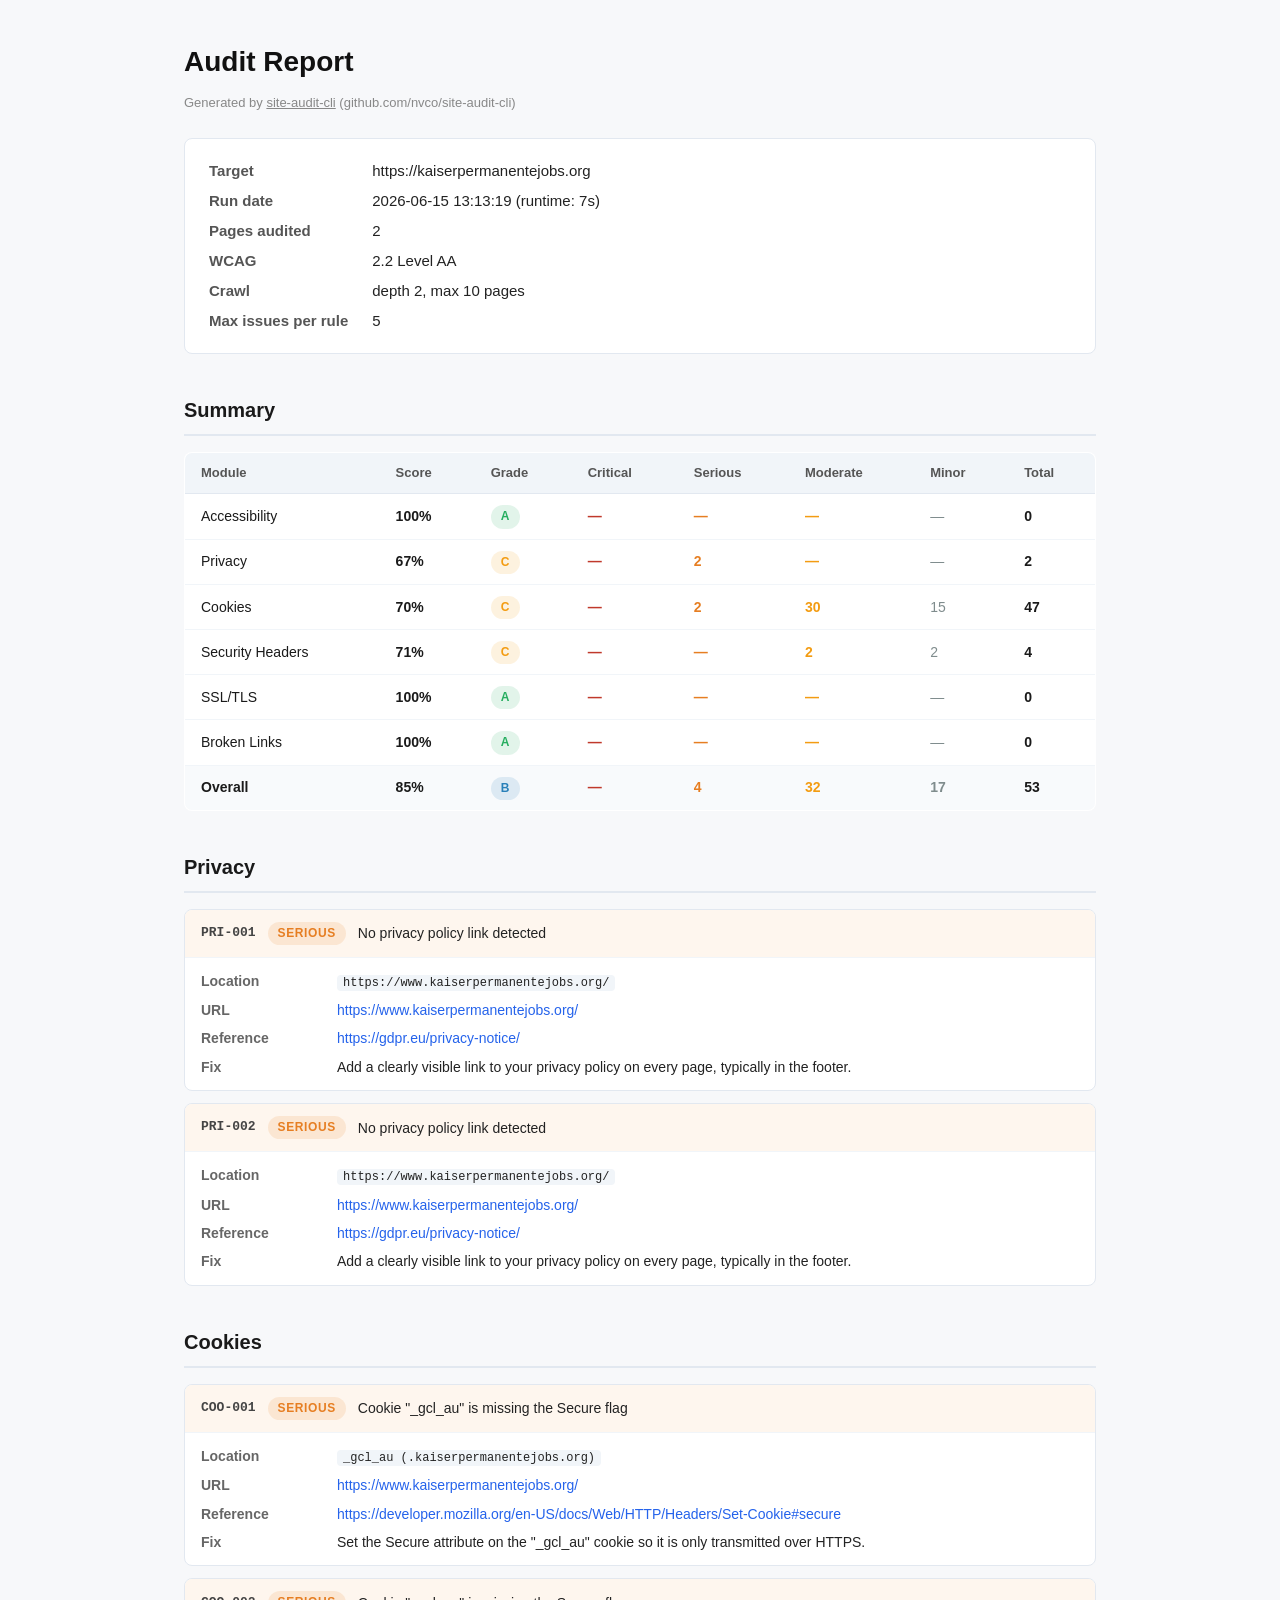
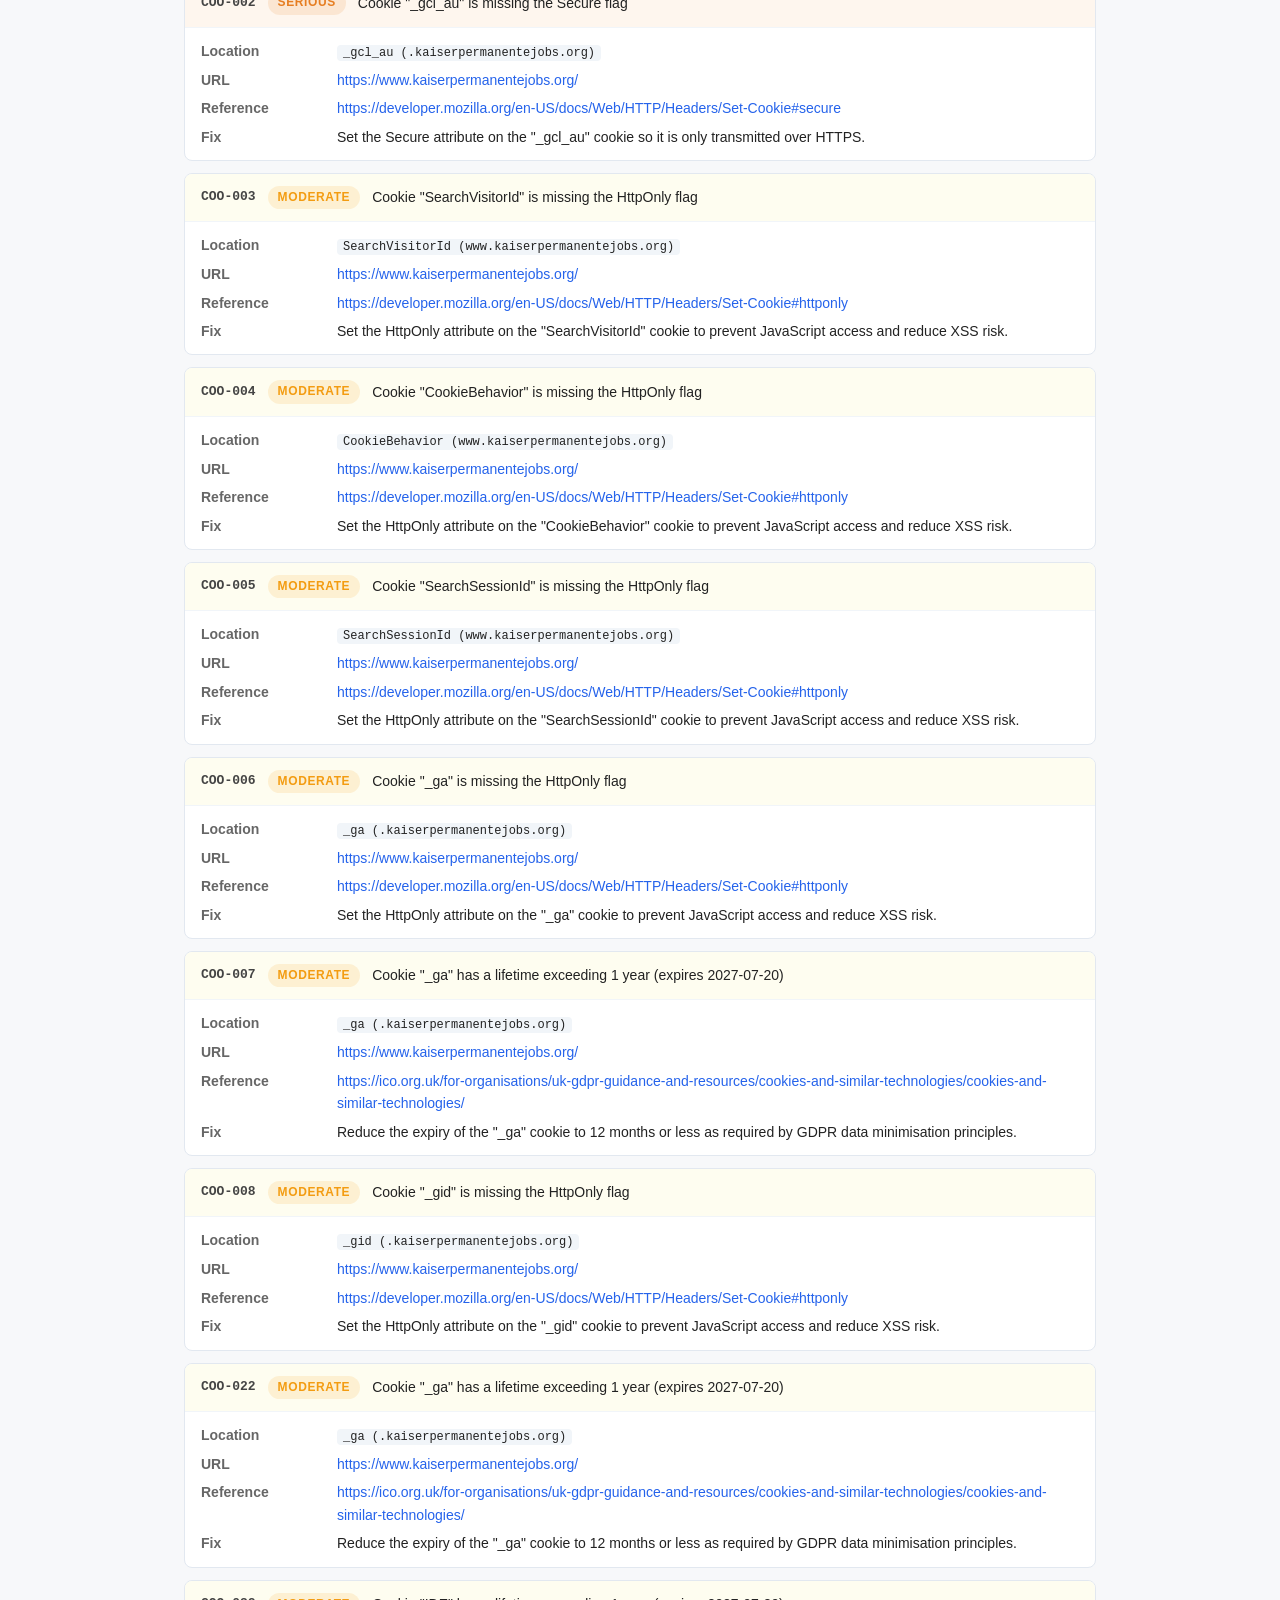
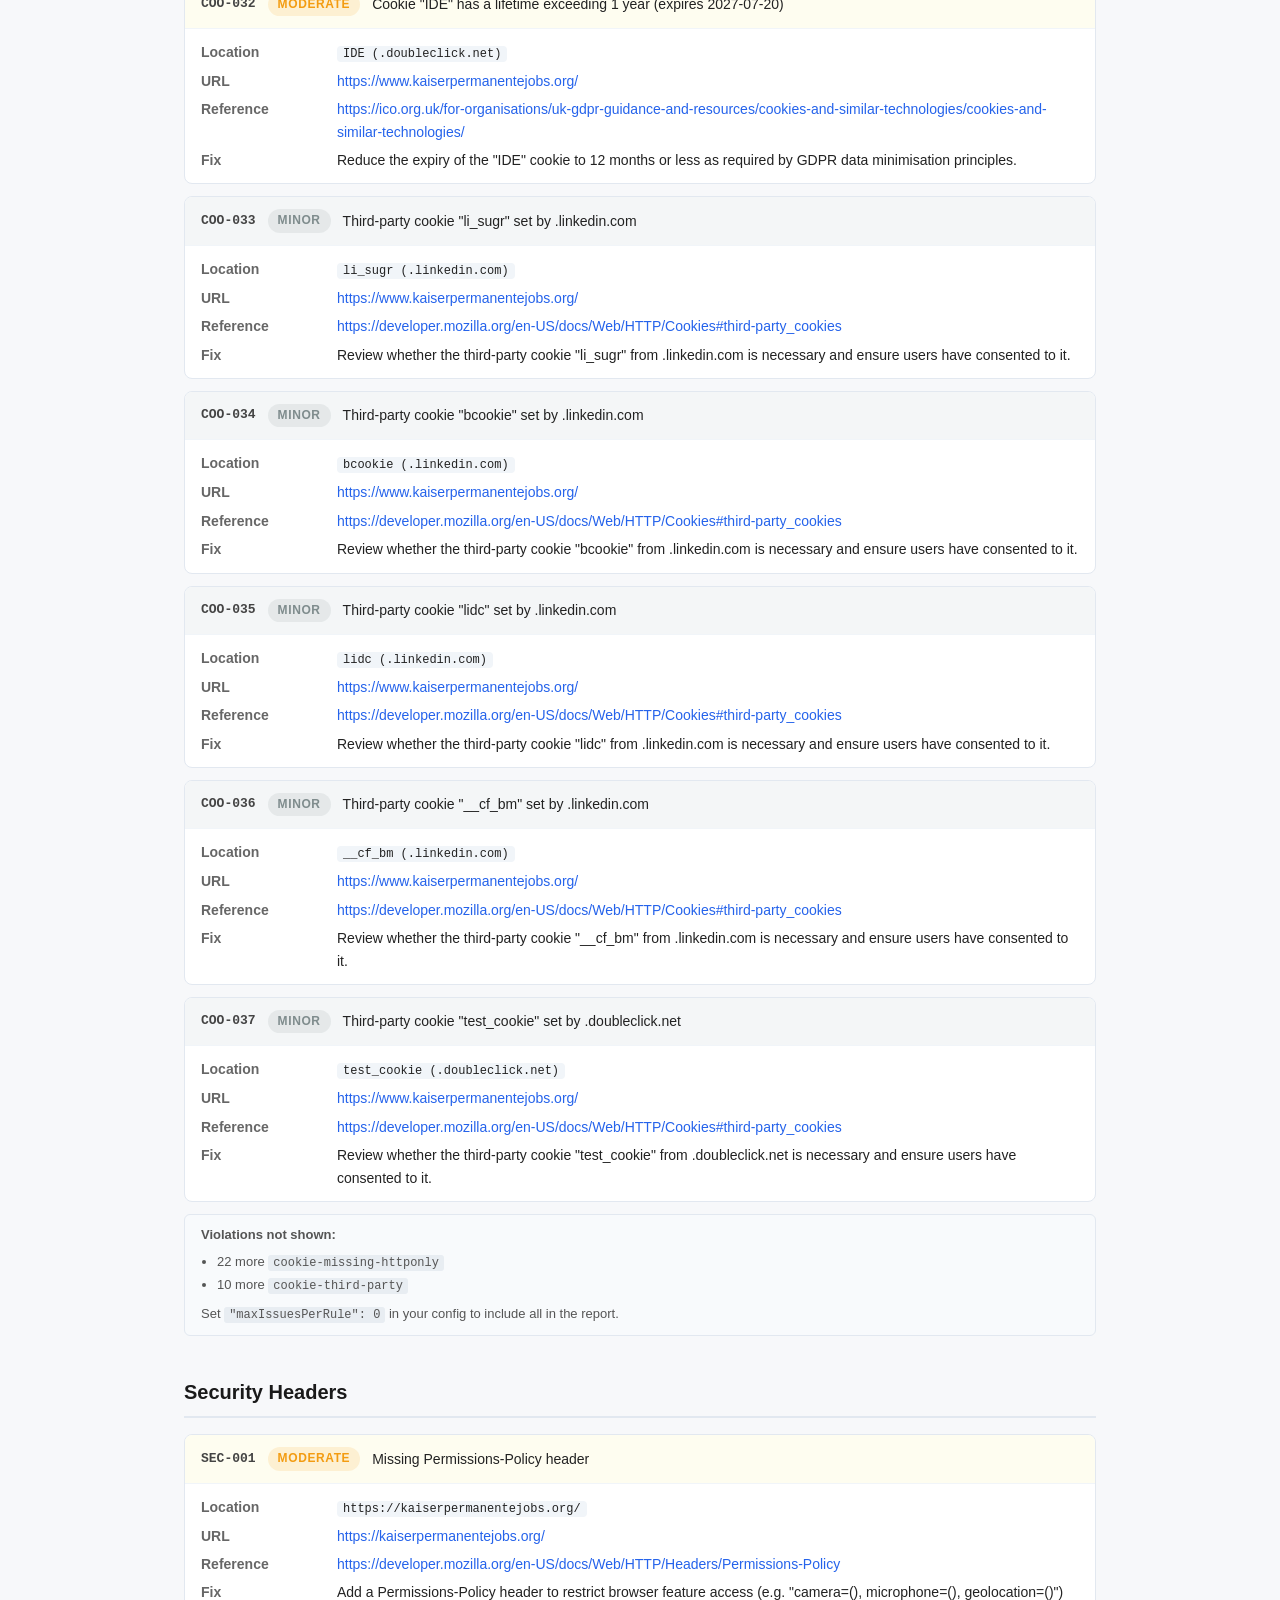
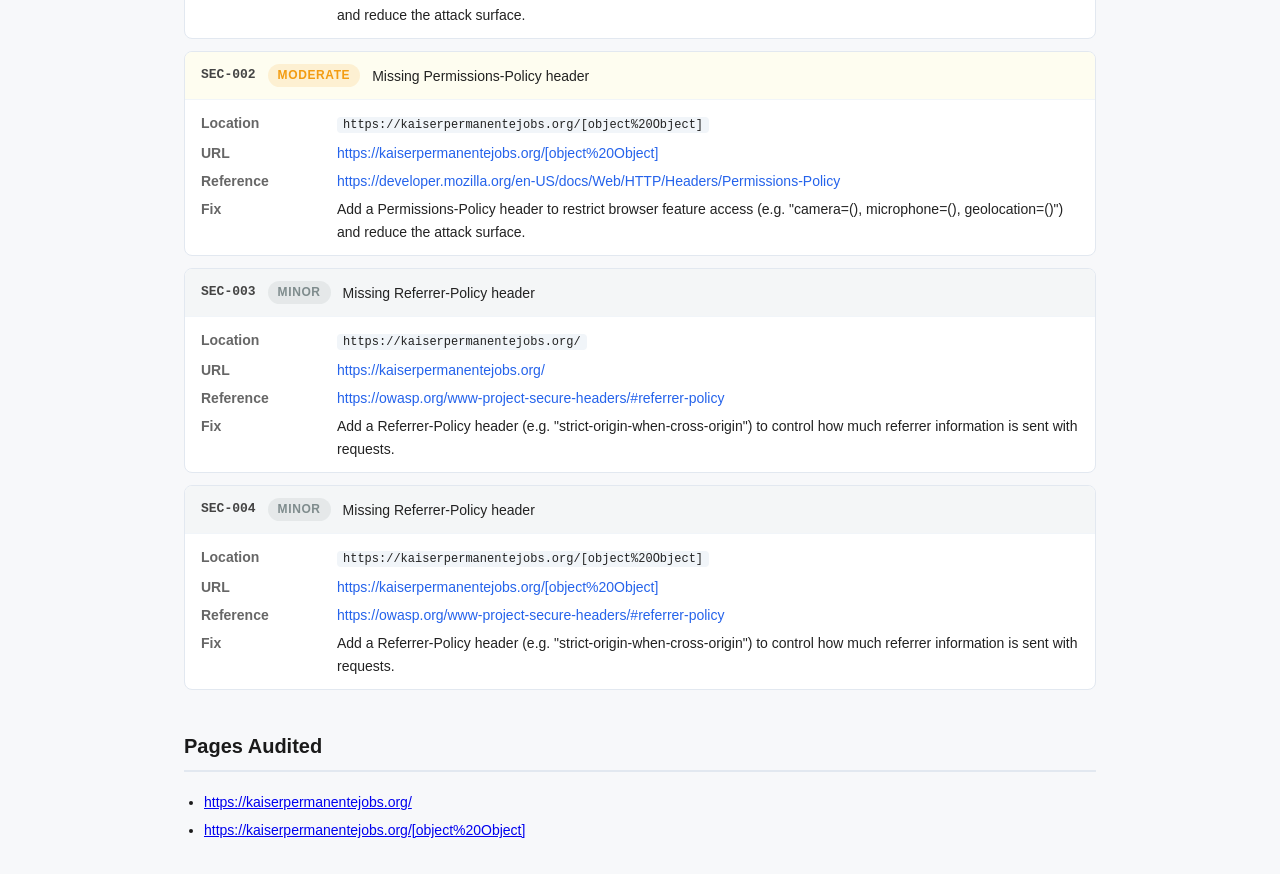
<file: reports/kp/kaiserpermanentejobs-20260615-131319.html>
<!DOCTYPE html>
<html lang="en">
<head>
<meta charset="UTF-8">
<meta name="viewport" content="width=device-width, initial-scale=1.0">
<title>Audit Report</title>
<style>
  *, *::before, *::after { box-sizing: border-box; margin: 0; padding: 0; }
  body { font-family: -apple-system, BlinkMacSystemFont, 'Segoe UI', sans-serif; font-size: 15px; line-height: 1.6; color: #1a1a1a; background: #f7f8fa; }
  .page { max-width: 960px; margin: 0 auto; padding: 40px 24px; }
  h1 { font-size: 28px; font-weight: 700; margin-bottom: 24px; color: #111; }
  h2 { font-size: 20px; font-weight: 600; margin: 40px 0 16px; padding-bottom: 8px; border-bottom: 2px solid #e2e8f0; color: #1a1a1a; }
  h3 { font-size: 14px; font-weight: 700; letter-spacing: 0.04em; text-transform: uppercase; }
  .meta { background: #fff; border: 1px solid #e2e8f0; border-radius: 8px; padding: 20px 24px; margin-bottom: 32px; display: grid; grid-template-columns: auto 1fr; gap: 6px 24px; }
  .meta dt { font-weight: 600; color: #555; white-space: nowrap; }
  .meta dd { color: #222; }
  table { width: 100%; border-collapse: collapse; background: #fff; border: 1px solid #e2e8f0; border-radius: 8px; overflow: hidden; margin-bottom: 32px; }
  th { background: #f1f5f9; text-align: left; padding: 10px 16px; font-size: 13px; font-weight: 600; color: #555; border-bottom: 1px solid #e2e8f0; }
  td { padding: 10px 16px; border-bottom: 1px solid #f1f5f9; font-size: 14px; }
  tr:last-child td { border-bottom: none; }
  tr.total td { font-weight: 700; background: #f8fafc; }
  .issue { background: #fff; border: 1px solid #e2e8f0; border-radius: 8px; margin-bottom: 12px; overflow: hidden; page-break-inside: avoid; break-inside: avoid; }
  @media print {
    body { background: #fff; }
    .page { padding: 0; max-width: 100%; }
    section { break-before: page; }
    section:first-of-type { break-before: auto; }
    h2 { break-after: avoid; }
  }
  .issue-header { display: flex; align-items: center; gap: 12px; padding: 12px 16px; border-bottom: 1px solid #f1f5f9; }
  .issue-id { font-family: 'SF Mono', 'Fira Code', monospace; font-size: 13px; font-weight: 700; color: #444; }
  .badge { display: inline-block; padding: 2px 10px; border-radius: 12px; font-size: 12px; font-weight: 600; text-transform: uppercase; letter-spacing: 0.05em; }
  .issue-body { padding: 12px 16px; display: grid; grid-template-columns: 120px 1fr; gap: 6px 16px; font-size: 14px; }
  .issue-body dt { font-weight: 600; color: #666; }
  .issue-body dd { color: #222; word-break: break-word; }
  .issue-body dd code { background: #f1f5f9; padding: 1px 6px; border-radius: 4px; font-size: 12px; font-family: 'SF Mono', 'Fira Code', monospace; }
  .issue-body dd a { color: #2563eb; text-decoration: none; }
  .issue-body dd a:hover { text-decoration: underline; }
  section { margin-bottom: 8px; }
  .overflow-note { font-size: 13px; color: #555; background: #f8fafc; border: 1px solid #e2e8f0; border-radius: 6px; padding: 10px 16px; margin-bottom: 12px; }
  .overflow-note ul { margin: 6px 0 8px 16px; }
  .overflow-note li { margin-bottom: 2px; }
  .overflow-note code { background: #e8edf2; padding: 1px 5px; border-radius: 3px; font-size: 12px; }
</style>
</head>
<body>
<div class="page">
  <h1>Audit Report</h1>
  <p style="margin:-16px 0 24px;font-size:13px;color:#888">Generated by <a href="https://github.com/nvco/site-audit-cli" style="color:#888;text-decoration:underline" target="_blank" rel="noopener">site-audit-cli</a> (github.com/nvco/site-audit-cli)</p>
  <dl class="meta">
    <dt>Target</dt><dd>https://kaiserpermanentejobs.org</dd>
    <dt>Run date</dt><dd>2026-06-15 13:13:19 (runtime: 7s)</dd>
    <dt>Pages audited</dt><dd>2</dd>
    <dt>WCAG</dt><dd>2.2 Level AA</dd>
    <dt>Crawl</dt><dd>depth 2, max 10 pages</dd>
    <dt>Max issues per rule</dt><dd>5</dd>
    
  </dl>
  <h2>Summary</h2>
  <table>
    <thead><tr><th>Module</th><th>Score</th><th>Grade</th><th>Critical</th><th>Serious</th><th>Moderate</th><th>Minor</th><th>Total</th></tr></thead>
    <tbody><tr>
      <td>Accessibility</td>
      <td style="font-weight:600">100%</td>
      <td><span class="badge" style="background:#27ae6022;color:#27ae60">A</span></td>
      <td style="color:#c0392b;font-weight:600">—</td>
      <td style="color:#e67e22;font-weight:600">—</td>
      <td style="color:#f39c12;font-weight:600">—</td>
      <td style="color:#7f8c8d">—</td>
      <td><strong>0</strong></td>
    </tr>
<tr>
      <td>Privacy</td>
      <td style="font-weight:600">67%</td>
      <td><span class="badge" style="background:#f39c1222;color:#f39c12">C</span></td>
      <td style="color:#c0392b;font-weight:600">—</td>
      <td style="color:#e67e22;font-weight:600">2</td>
      <td style="color:#f39c12;font-weight:600">—</td>
      <td style="color:#7f8c8d">—</td>
      <td><strong>2</strong></td>
    </tr>
<tr>
      <td>Cookies</td>
      <td style="font-weight:600">70%</td>
      <td><span class="badge" style="background:#f39c1222;color:#f39c12">C</span></td>
      <td style="color:#c0392b;font-weight:600">—</td>
      <td style="color:#e67e22;font-weight:600">2</td>
      <td style="color:#f39c12;font-weight:600">30</td>
      <td style="color:#7f8c8d">15</td>
      <td><strong>47</strong></td>
    </tr>
<tr>
      <td>Security Headers</td>
      <td style="font-weight:600">71%</td>
      <td><span class="badge" style="background:#f39c1222;color:#f39c12">C</span></td>
      <td style="color:#c0392b;font-weight:600">—</td>
      <td style="color:#e67e22;font-weight:600">—</td>
      <td style="color:#f39c12;font-weight:600">2</td>
      <td style="color:#7f8c8d">2</td>
      <td><strong>4</strong></td>
    </tr>
<tr>
      <td>SSL/TLS</td>
      <td style="font-weight:600">100%</td>
      <td><span class="badge" style="background:#27ae6022;color:#27ae60">A</span></td>
      <td style="color:#c0392b;font-weight:600">—</td>
      <td style="color:#e67e22;font-weight:600">—</td>
      <td style="color:#f39c12;font-weight:600">—</td>
      <td style="color:#7f8c8d">—</td>
      <td><strong>0</strong></td>
    </tr>
<tr>
      <td>Broken Links</td>
      <td style="font-weight:600">100%</td>
      <td><span class="badge" style="background:#27ae6022;color:#27ae60">A</span></td>
      <td style="color:#c0392b;font-weight:600">—</td>
      <td style="color:#e67e22;font-weight:600">—</td>
      <td style="color:#f39c12;font-weight:600">—</td>
      <td style="color:#7f8c8d">—</td>
      <td><strong>0</strong></td>
    </tr>
<tr class="total">
    <td>Overall</td>
    <td style="font-weight:700">85%</td>
    <td><span class="badge" style="background:#2980b922;color:#2980b9">B</span></td>
    <td style="color:#c0392b">—</td>
    <td style="color:#e67e22">4</td>
    <td style="color:#f39c12">32</td>
    <td style="color:#7f8c8d">17</td>
    <td>53</td>
  </tr></tbody>
  </table>
  

    <section>
      <h2>Privacy</h2>
      <div class="issue">
    <div class="issue-header" style="background:#fef6ee">
      <span class="issue-id">PRI-001</span>
      <span class="badge" style="background:#e67e2222;color:#e67e22">serious</span>
      
      <h3 style="font-weight:500;text-transform:none;letter-spacing:0;font-size:14px;color:#222">No privacy policy link detected</h3>
    </div>
    <dl class="issue-body">
      <dt>Location</dt><dd><code>https://www.kaiserpermanentejobs.org/</code></dd>
      <dt>URL</dt><dd><a href="https://www.kaiserpermanentejobs.org/">https://www.kaiserpermanentejobs.org/</a></dd>
      <dt>Reference</dt><dd><a href="https://gdpr.eu/privacy-notice/">https://gdpr.eu/privacy-notice/</a></dd>
      <dt>Fix</dt><dd>Add a clearly visible link to your privacy policy on every page, typically in the footer.</dd>
    </dl>
  </div>
<div class="issue">
    <div class="issue-header" style="background:#fef6ee">
      <span class="issue-id">PRI-002</span>
      <span class="badge" style="background:#e67e2222;color:#e67e22">serious</span>
      
      <h3 style="font-weight:500;text-transform:none;letter-spacing:0;font-size:14px;color:#222">No privacy policy link detected</h3>
    </div>
    <dl class="issue-body">
      <dt>Location</dt><dd><code>https://www.kaiserpermanentejobs.org/</code></dd>
      <dt>URL</dt><dd><a href="https://www.kaiserpermanentejobs.org/">https://www.kaiserpermanentejobs.org/</a></dd>
      <dt>Reference</dt><dd><a href="https://gdpr.eu/privacy-notice/">https://gdpr.eu/privacy-notice/</a></dd>
      <dt>Fix</dt><dd>Add a clearly visible link to your privacy policy on every page, typically in the footer.</dd>
    </dl>
  </div>
      
      
    </section>

    <section>
      <h2>Cookies</h2>
      <div class="issue">
    <div class="issue-header" style="background:#fef6ee">
      <span class="issue-id">COO-001</span>
      <span class="badge" style="background:#e67e2222;color:#e67e22">serious</span>
      
      <h3 style="font-weight:500;text-transform:none;letter-spacing:0;font-size:14px;color:#222">Cookie &quot;_gcl_au&quot; is missing the Secure flag</h3>
    </div>
    <dl class="issue-body">
      <dt>Location</dt><dd><code>_gcl_au (.kaiserpermanentejobs.org)</code></dd>
      <dt>URL</dt><dd><a href="https://www.kaiserpermanentejobs.org/">https://www.kaiserpermanentejobs.org/</a></dd>
      <dt>Reference</dt><dd><a href="https://developer.mozilla.org/en-US/docs/Web/HTTP/Headers/Set-Cookie#secure">https://developer.mozilla.org/en-US/docs/Web/HTTP/Headers/Set-Cookie#secure</a></dd>
      <dt>Fix</dt><dd>Set the Secure attribute on the &quot;_gcl_au&quot; cookie so it is only transmitted over HTTPS.</dd>
    </dl>
  </div>
<div class="issue">
    <div class="issue-header" style="background:#fef6ee">
      <span class="issue-id">COO-002</span>
      <span class="badge" style="background:#e67e2222;color:#e67e22">serious</span>
      
      <h3 style="font-weight:500;text-transform:none;letter-spacing:0;font-size:14px;color:#222">Cookie &quot;_gcl_au&quot; is missing the Secure flag</h3>
    </div>
    <dl class="issue-body">
      <dt>Location</dt><dd><code>_gcl_au (.kaiserpermanentejobs.org)</code></dd>
      <dt>URL</dt><dd><a href="https://www.kaiserpermanentejobs.org/">https://www.kaiserpermanentejobs.org/</a></dd>
      <dt>Reference</dt><dd><a href="https://developer.mozilla.org/en-US/docs/Web/HTTP/Headers/Set-Cookie#secure">https://developer.mozilla.org/en-US/docs/Web/HTTP/Headers/Set-Cookie#secure</a></dd>
      <dt>Fix</dt><dd>Set the Secure attribute on the &quot;_gcl_au&quot; cookie so it is only transmitted over HTTPS.</dd>
    </dl>
  </div>
<div class="issue">
    <div class="issue-header" style="background:#fefdf0">
      <span class="issue-id">COO-003</span>
      <span class="badge" style="background:#f39c1222;color:#f39c12">moderate</span>
      
      <h3 style="font-weight:500;text-transform:none;letter-spacing:0;font-size:14px;color:#222">Cookie &quot;SearchVisitorId&quot; is missing the HttpOnly flag</h3>
    </div>
    <dl class="issue-body">
      <dt>Location</dt><dd><code>SearchVisitorId (www.kaiserpermanentejobs.org)</code></dd>
      <dt>URL</dt><dd><a href="https://www.kaiserpermanentejobs.org/">https://www.kaiserpermanentejobs.org/</a></dd>
      <dt>Reference</dt><dd><a href="https://developer.mozilla.org/en-US/docs/Web/HTTP/Headers/Set-Cookie#httponly">https://developer.mozilla.org/en-US/docs/Web/HTTP/Headers/Set-Cookie#httponly</a></dd>
      <dt>Fix</dt><dd>Set the HttpOnly attribute on the &quot;SearchVisitorId&quot; cookie to prevent JavaScript access and reduce XSS risk.</dd>
    </dl>
  </div>
<div class="issue">
    <div class="issue-header" style="background:#fefdf0">
      <span class="issue-id">COO-004</span>
      <span class="badge" style="background:#f39c1222;color:#f39c12">moderate</span>
      
      <h3 style="font-weight:500;text-transform:none;letter-spacing:0;font-size:14px;color:#222">Cookie &quot;CookieBehavior&quot; is missing the HttpOnly flag</h3>
    </div>
    <dl class="issue-body">
      <dt>Location</dt><dd><code>CookieBehavior (www.kaiserpermanentejobs.org)</code></dd>
      <dt>URL</dt><dd><a href="https://www.kaiserpermanentejobs.org/">https://www.kaiserpermanentejobs.org/</a></dd>
      <dt>Reference</dt><dd><a href="https://developer.mozilla.org/en-US/docs/Web/HTTP/Headers/Set-Cookie#httponly">https://developer.mozilla.org/en-US/docs/Web/HTTP/Headers/Set-Cookie#httponly</a></dd>
      <dt>Fix</dt><dd>Set the HttpOnly attribute on the &quot;CookieBehavior&quot; cookie to prevent JavaScript access and reduce XSS risk.</dd>
    </dl>
  </div>
<div class="issue">
    <div class="issue-header" style="background:#fefdf0">
      <span class="issue-id">COO-005</span>
      <span class="badge" style="background:#f39c1222;color:#f39c12">moderate</span>
      
      <h3 style="font-weight:500;text-transform:none;letter-spacing:0;font-size:14px;color:#222">Cookie &quot;SearchSessionId&quot; is missing the HttpOnly flag</h3>
    </div>
    <dl class="issue-body">
      <dt>Location</dt><dd><code>SearchSessionId (www.kaiserpermanentejobs.org)</code></dd>
      <dt>URL</dt><dd><a href="https://www.kaiserpermanentejobs.org/">https://www.kaiserpermanentejobs.org/</a></dd>
      <dt>Reference</dt><dd><a href="https://developer.mozilla.org/en-US/docs/Web/HTTP/Headers/Set-Cookie#httponly">https://developer.mozilla.org/en-US/docs/Web/HTTP/Headers/Set-Cookie#httponly</a></dd>
      <dt>Fix</dt><dd>Set the HttpOnly attribute on the &quot;SearchSessionId&quot; cookie to prevent JavaScript access and reduce XSS risk.</dd>
    </dl>
  </div>
<div class="issue">
    <div class="issue-header" style="background:#fefdf0">
      <span class="issue-id">COO-006</span>
      <span class="badge" style="background:#f39c1222;color:#f39c12">moderate</span>
      
      <h3 style="font-weight:500;text-transform:none;letter-spacing:0;font-size:14px;color:#222">Cookie &quot;_ga&quot; is missing the HttpOnly flag</h3>
    </div>
    <dl class="issue-body">
      <dt>Location</dt><dd><code>_ga (.kaiserpermanentejobs.org)</code></dd>
      <dt>URL</dt><dd><a href="https://www.kaiserpermanentejobs.org/">https://www.kaiserpermanentejobs.org/</a></dd>
      <dt>Reference</dt><dd><a href="https://developer.mozilla.org/en-US/docs/Web/HTTP/Headers/Set-Cookie#httponly">https://developer.mozilla.org/en-US/docs/Web/HTTP/Headers/Set-Cookie#httponly</a></dd>
      <dt>Fix</dt><dd>Set the HttpOnly attribute on the &quot;_ga&quot; cookie to prevent JavaScript access and reduce XSS risk.</dd>
    </dl>
  </div>
<div class="issue">
    <div class="issue-header" style="background:#fefdf0">
      <span class="issue-id">COO-007</span>
      <span class="badge" style="background:#f39c1222;color:#f39c12">moderate</span>
      
      <h3 style="font-weight:500;text-transform:none;letter-spacing:0;font-size:14px;color:#222">Cookie &quot;_ga&quot; has a lifetime exceeding 1 year (expires 2027-07-20)</h3>
    </div>
    <dl class="issue-body">
      <dt>Location</dt><dd><code>_ga (.kaiserpermanentejobs.org)</code></dd>
      <dt>URL</dt><dd><a href="https://www.kaiserpermanentejobs.org/">https://www.kaiserpermanentejobs.org/</a></dd>
      <dt>Reference</dt><dd><a href="https://ico.org.uk/for-organisations/uk-gdpr-guidance-and-resources/cookies-and-similar-technologies/cookies-and-similar-technologies/">https://ico.org.uk/for-organisations/uk-gdpr-guidance-and-resources/cookies-and-similar-technologies/cookies-and-similar-technologies/</a></dd>
      <dt>Fix</dt><dd>Reduce the expiry of the &quot;_ga&quot; cookie to 12 months or less as required by GDPR data minimisation principles.</dd>
    </dl>
  </div>
<div class="issue">
    <div class="issue-header" style="background:#fefdf0">
      <span class="issue-id">COO-008</span>
      <span class="badge" style="background:#f39c1222;color:#f39c12">moderate</span>
      
      <h3 style="font-weight:500;text-transform:none;letter-spacing:0;font-size:14px;color:#222">Cookie &quot;_gid&quot; is missing the HttpOnly flag</h3>
    </div>
    <dl class="issue-body">
      <dt>Location</dt><dd><code>_gid (.kaiserpermanentejobs.org)</code></dd>
      <dt>URL</dt><dd><a href="https://www.kaiserpermanentejobs.org/">https://www.kaiserpermanentejobs.org/</a></dd>
      <dt>Reference</dt><dd><a href="https://developer.mozilla.org/en-US/docs/Web/HTTP/Headers/Set-Cookie#httponly">https://developer.mozilla.org/en-US/docs/Web/HTTP/Headers/Set-Cookie#httponly</a></dd>
      <dt>Fix</dt><dd>Set the HttpOnly attribute on the &quot;_gid&quot; cookie to prevent JavaScript access and reduce XSS risk.</dd>
    </dl>
  </div>
<div class="issue">
    <div class="issue-header" style="background:#fefdf0">
      <span class="issue-id">COO-022</span>
      <span class="badge" style="background:#f39c1222;color:#f39c12">moderate</span>
      
      <h3 style="font-weight:500;text-transform:none;letter-spacing:0;font-size:14px;color:#222">Cookie &quot;_ga&quot; has a lifetime exceeding 1 year (expires 2027-07-20)</h3>
    </div>
    <dl class="issue-body">
      <dt>Location</dt><dd><code>_ga (.kaiserpermanentejobs.org)</code></dd>
      <dt>URL</dt><dd><a href="https://www.kaiserpermanentejobs.org/">https://www.kaiserpermanentejobs.org/</a></dd>
      <dt>Reference</dt><dd><a href="https://ico.org.uk/for-organisations/uk-gdpr-guidance-and-resources/cookies-and-similar-technologies/cookies-and-similar-technologies/">https://ico.org.uk/for-organisations/uk-gdpr-guidance-and-resources/cookies-and-similar-technologies/cookies-and-similar-technologies/</a></dd>
      <dt>Fix</dt><dd>Reduce the expiry of the &quot;_ga&quot; cookie to 12 months or less as required by GDPR data minimisation principles.</dd>
    </dl>
  </div>
<div class="issue">
    <div class="issue-header" style="background:#fefdf0">
      <span class="issue-id">COO-032</span>
      <span class="badge" style="background:#f39c1222;color:#f39c12">moderate</span>
      
      <h3 style="font-weight:500;text-transform:none;letter-spacing:0;font-size:14px;color:#222">Cookie &quot;IDE&quot; has a lifetime exceeding 1 year (expires 2027-07-20)</h3>
    </div>
    <dl class="issue-body">
      <dt>Location</dt><dd><code>IDE (.doubleclick.net)</code></dd>
      <dt>URL</dt><dd><a href="https://www.kaiserpermanentejobs.org/">https://www.kaiserpermanentejobs.org/</a></dd>
      <dt>Reference</dt><dd><a href="https://ico.org.uk/for-organisations/uk-gdpr-guidance-and-resources/cookies-and-similar-technologies/cookies-and-similar-technologies/">https://ico.org.uk/for-organisations/uk-gdpr-guidance-and-resources/cookies-and-similar-technologies/cookies-and-similar-technologies/</a></dd>
      <dt>Fix</dt><dd>Reduce the expiry of the &quot;IDE&quot; cookie to 12 months or less as required by GDPR data minimisation principles.</dd>
    </dl>
  </div>
<div class="issue">
    <div class="issue-header" style="background:#f4f6f7">
      <span class="issue-id">COO-033</span>
      <span class="badge" style="background:#7f8c8d22;color:#7f8c8d">minor</span>
      
      <h3 style="font-weight:500;text-transform:none;letter-spacing:0;font-size:14px;color:#222">Third-party cookie &quot;li_sugr&quot; set by .linkedin.com</h3>
    </div>
    <dl class="issue-body">
      <dt>Location</dt><dd><code>li_sugr (.linkedin.com)</code></dd>
      <dt>URL</dt><dd><a href="https://www.kaiserpermanentejobs.org/">https://www.kaiserpermanentejobs.org/</a></dd>
      <dt>Reference</dt><dd><a href="https://developer.mozilla.org/en-US/docs/Web/HTTP/Cookies#third-party_cookies">https://developer.mozilla.org/en-US/docs/Web/HTTP/Cookies#third-party_cookies</a></dd>
      <dt>Fix</dt><dd>Review whether the third-party cookie &quot;li_sugr&quot; from .linkedin.com is necessary and ensure users have consented to it.</dd>
    </dl>
  </div>
<div class="issue">
    <div class="issue-header" style="background:#f4f6f7">
      <span class="issue-id">COO-034</span>
      <span class="badge" style="background:#7f8c8d22;color:#7f8c8d">minor</span>
      
      <h3 style="font-weight:500;text-transform:none;letter-spacing:0;font-size:14px;color:#222">Third-party cookie &quot;bcookie&quot; set by .linkedin.com</h3>
    </div>
    <dl class="issue-body">
      <dt>Location</dt><dd><code>bcookie (.linkedin.com)</code></dd>
      <dt>URL</dt><dd><a href="https://www.kaiserpermanentejobs.org/">https://www.kaiserpermanentejobs.org/</a></dd>
      <dt>Reference</dt><dd><a href="https://developer.mozilla.org/en-US/docs/Web/HTTP/Cookies#third-party_cookies">https://developer.mozilla.org/en-US/docs/Web/HTTP/Cookies#third-party_cookies</a></dd>
      <dt>Fix</dt><dd>Review whether the third-party cookie &quot;bcookie&quot; from .linkedin.com is necessary and ensure users have consented to it.</dd>
    </dl>
  </div>
<div class="issue">
    <div class="issue-header" style="background:#f4f6f7">
      <span class="issue-id">COO-035</span>
      <span class="badge" style="background:#7f8c8d22;color:#7f8c8d">minor</span>
      
      <h3 style="font-weight:500;text-transform:none;letter-spacing:0;font-size:14px;color:#222">Third-party cookie &quot;lidc&quot; set by .linkedin.com</h3>
    </div>
    <dl class="issue-body">
      <dt>Location</dt><dd><code>lidc (.linkedin.com)</code></dd>
      <dt>URL</dt><dd><a href="https://www.kaiserpermanentejobs.org/">https://www.kaiserpermanentejobs.org/</a></dd>
      <dt>Reference</dt><dd><a href="https://developer.mozilla.org/en-US/docs/Web/HTTP/Cookies#third-party_cookies">https://developer.mozilla.org/en-US/docs/Web/HTTP/Cookies#third-party_cookies</a></dd>
      <dt>Fix</dt><dd>Review whether the third-party cookie &quot;lidc&quot; from .linkedin.com is necessary and ensure users have consented to it.</dd>
    </dl>
  </div>
<div class="issue">
    <div class="issue-header" style="background:#f4f6f7">
      <span class="issue-id">COO-036</span>
      <span class="badge" style="background:#7f8c8d22;color:#7f8c8d">minor</span>
      
      <h3 style="font-weight:500;text-transform:none;letter-spacing:0;font-size:14px;color:#222">Third-party cookie &quot;__cf_bm&quot; set by .linkedin.com</h3>
    </div>
    <dl class="issue-body">
      <dt>Location</dt><dd><code>__cf_bm (.linkedin.com)</code></dd>
      <dt>URL</dt><dd><a href="https://www.kaiserpermanentejobs.org/">https://www.kaiserpermanentejobs.org/</a></dd>
      <dt>Reference</dt><dd><a href="https://developer.mozilla.org/en-US/docs/Web/HTTP/Cookies#third-party_cookies">https://developer.mozilla.org/en-US/docs/Web/HTTP/Cookies#third-party_cookies</a></dd>
      <dt>Fix</dt><dd>Review whether the third-party cookie &quot;__cf_bm&quot; from .linkedin.com is necessary and ensure users have consented to it.</dd>
    </dl>
  </div>
<div class="issue">
    <div class="issue-header" style="background:#f4f6f7">
      <span class="issue-id">COO-037</span>
      <span class="badge" style="background:#7f8c8d22;color:#7f8c8d">minor</span>
      
      <h3 style="font-weight:500;text-transform:none;letter-spacing:0;font-size:14px;color:#222">Third-party cookie &quot;test_cookie&quot; set by .doubleclick.net</h3>
    </div>
    <dl class="issue-body">
      <dt>Location</dt><dd><code>test_cookie (.doubleclick.net)</code></dd>
      <dt>URL</dt><dd><a href="https://www.kaiserpermanentejobs.org/">https://www.kaiserpermanentejobs.org/</a></dd>
      <dt>Reference</dt><dd><a href="https://developer.mozilla.org/en-US/docs/Web/HTTP/Cookies#third-party_cookies">https://developer.mozilla.org/en-US/docs/Web/HTTP/Cookies#third-party_cookies</a></dd>
      <dt>Fix</dt><dd>Review whether the third-party cookie &quot;test_cookie&quot; from .doubleclick.net is necessary and ensure users have consented to it.</dd>
    </dl>
  </div>
      <div class="overflow-note"><strong>Violations not shown:</strong><ul><li>22 more <code>cookie-missing-httponly</code></li><li>10 more <code>cookie-third-party</code></li></ul>Set <code>"maxIssuesPerRule": 0</code> in your config to include all in the report.</div>
      
    </section>

    <section>
      <h2>Security Headers</h2>
      <div class="issue">
    <div class="issue-header" style="background:#fefdf0">
      <span class="issue-id">SEC-001</span>
      <span class="badge" style="background:#f39c1222;color:#f39c12">moderate</span>
      
      <h3 style="font-weight:500;text-transform:none;letter-spacing:0;font-size:14px;color:#222">Missing Permissions-Policy header</h3>
    </div>
    <dl class="issue-body">
      <dt>Location</dt><dd><code>https://kaiserpermanentejobs.org/</code></dd>
      <dt>URL</dt><dd><a href="https://kaiserpermanentejobs.org/">https://kaiserpermanentejobs.org/</a></dd>
      <dt>Reference</dt><dd><a href="https://developer.mozilla.org/en-US/docs/Web/HTTP/Headers/Permissions-Policy">https://developer.mozilla.org/en-US/docs/Web/HTTP/Headers/Permissions-Policy</a></dd>
      <dt>Fix</dt><dd>Add a Permissions-Policy header to restrict browser feature access (e.g. &quot;camera=(), microphone=(), geolocation=()&quot;) and reduce the attack surface.</dd>
    </dl>
  </div>
<div class="issue">
    <div class="issue-header" style="background:#fefdf0">
      <span class="issue-id">SEC-002</span>
      <span class="badge" style="background:#f39c1222;color:#f39c12">moderate</span>
      
      <h3 style="font-weight:500;text-transform:none;letter-spacing:0;font-size:14px;color:#222">Missing Permissions-Policy header</h3>
    </div>
    <dl class="issue-body">
      <dt>Location</dt><dd><code>https://kaiserpermanentejobs.org/[object%20Object]</code></dd>
      <dt>URL</dt><dd><a href="https://kaiserpermanentejobs.org/[object%20Object]">https://kaiserpermanentejobs.org/[object%20Object]</a></dd>
      <dt>Reference</dt><dd><a href="https://developer.mozilla.org/en-US/docs/Web/HTTP/Headers/Permissions-Policy">https://developer.mozilla.org/en-US/docs/Web/HTTP/Headers/Permissions-Policy</a></dd>
      <dt>Fix</dt><dd>Add a Permissions-Policy header to restrict browser feature access (e.g. &quot;camera=(), microphone=(), geolocation=()&quot;) and reduce the attack surface.</dd>
    </dl>
  </div>
<div class="issue">
    <div class="issue-header" style="background:#f4f6f7">
      <span class="issue-id">SEC-003</span>
      <span class="badge" style="background:#7f8c8d22;color:#7f8c8d">minor</span>
      
      <h3 style="font-weight:500;text-transform:none;letter-spacing:0;font-size:14px;color:#222">Missing Referrer-Policy header</h3>
    </div>
    <dl class="issue-body">
      <dt>Location</dt><dd><code>https://kaiserpermanentejobs.org/</code></dd>
      <dt>URL</dt><dd><a href="https://kaiserpermanentejobs.org/">https://kaiserpermanentejobs.org/</a></dd>
      <dt>Reference</dt><dd><a href="https://owasp.org/www-project-secure-headers/#referrer-policy">https://owasp.org/www-project-secure-headers/#referrer-policy</a></dd>
      <dt>Fix</dt><dd>Add a Referrer-Policy header (e.g. &quot;strict-origin-when-cross-origin&quot;) to control how much referrer information is sent with requests.</dd>
    </dl>
  </div>
<div class="issue">
    <div class="issue-header" style="background:#f4f6f7">
      <span class="issue-id">SEC-004</span>
      <span class="badge" style="background:#7f8c8d22;color:#7f8c8d">minor</span>
      
      <h3 style="font-weight:500;text-transform:none;letter-spacing:0;font-size:14px;color:#222">Missing Referrer-Policy header</h3>
    </div>
    <dl class="issue-body">
      <dt>Location</dt><dd><code>https://kaiserpermanentejobs.org/[object%20Object]</code></dd>
      <dt>URL</dt><dd><a href="https://kaiserpermanentejobs.org/[object%20Object]">https://kaiserpermanentejobs.org/[object%20Object]</a></dd>
      <dt>Reference</dt><dd><a href="https://owasp.org/www-project-secure-headers/#referrer-policy">https://owasp.org/www-project-secure-headers/#referrer-policy</a></dd>
      <dt>Fix</dt><dd>Add a Referrer-Policy header (e.g. &quot;strict-origin-when-cross-origin&quot;) to control how much referrer information is sent with requests.</dd>
    </dl>
  </div>
      
      
    </section>


  <section>
    <h2>Pages Audited</h2>
    <ul style="margin:0;padding-left:20px;font-size:14px;line-height:2">
      <li><a href="https://kaiserpermanentejobs.org/" target="_blank" rel="noopener">https://kaiserpermanentejobs.org/</a></li>
      <li><a href="https://kaiserpermanentejobs.org/[object%20Object]" target="_blank" rel="noopener">https://kaiserpermanentejobs.org/[object%20Object]</a></li>
    </ul>
  </section>
</div>
</body>
</html>
</file>
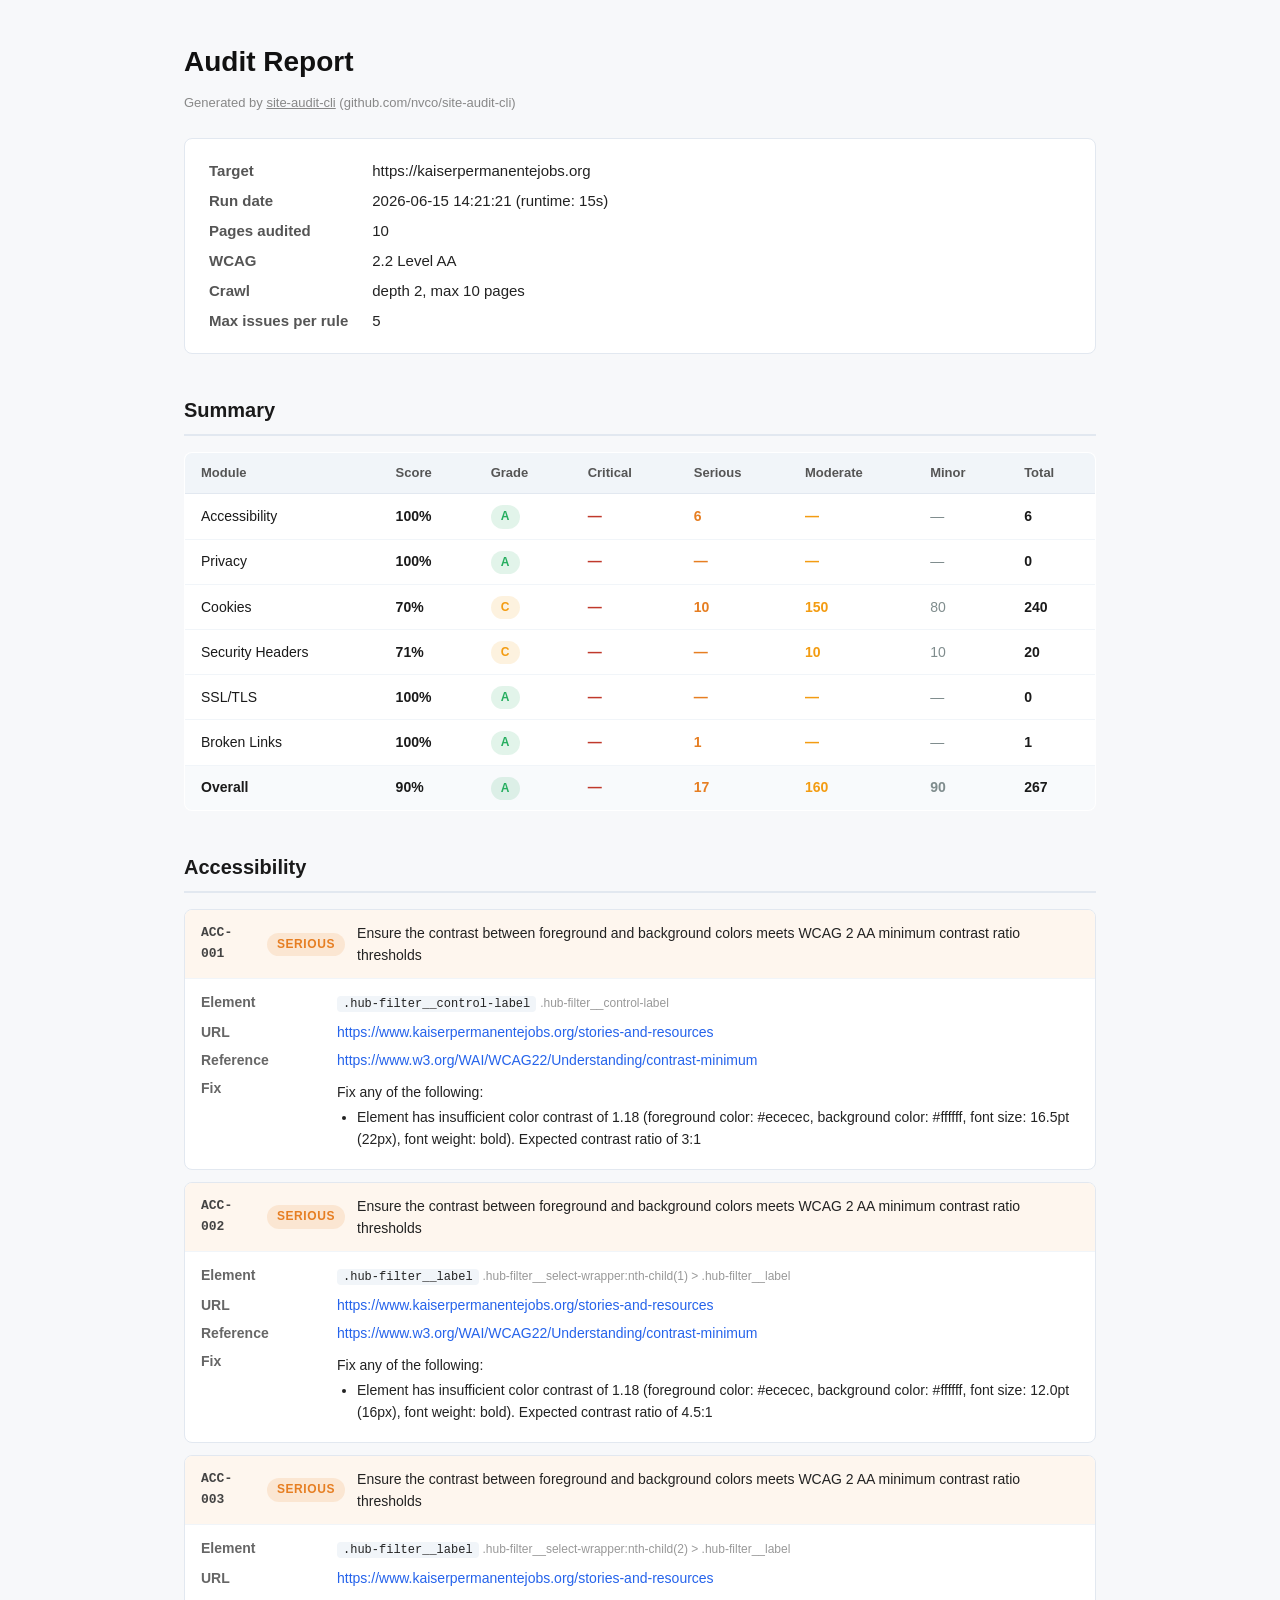
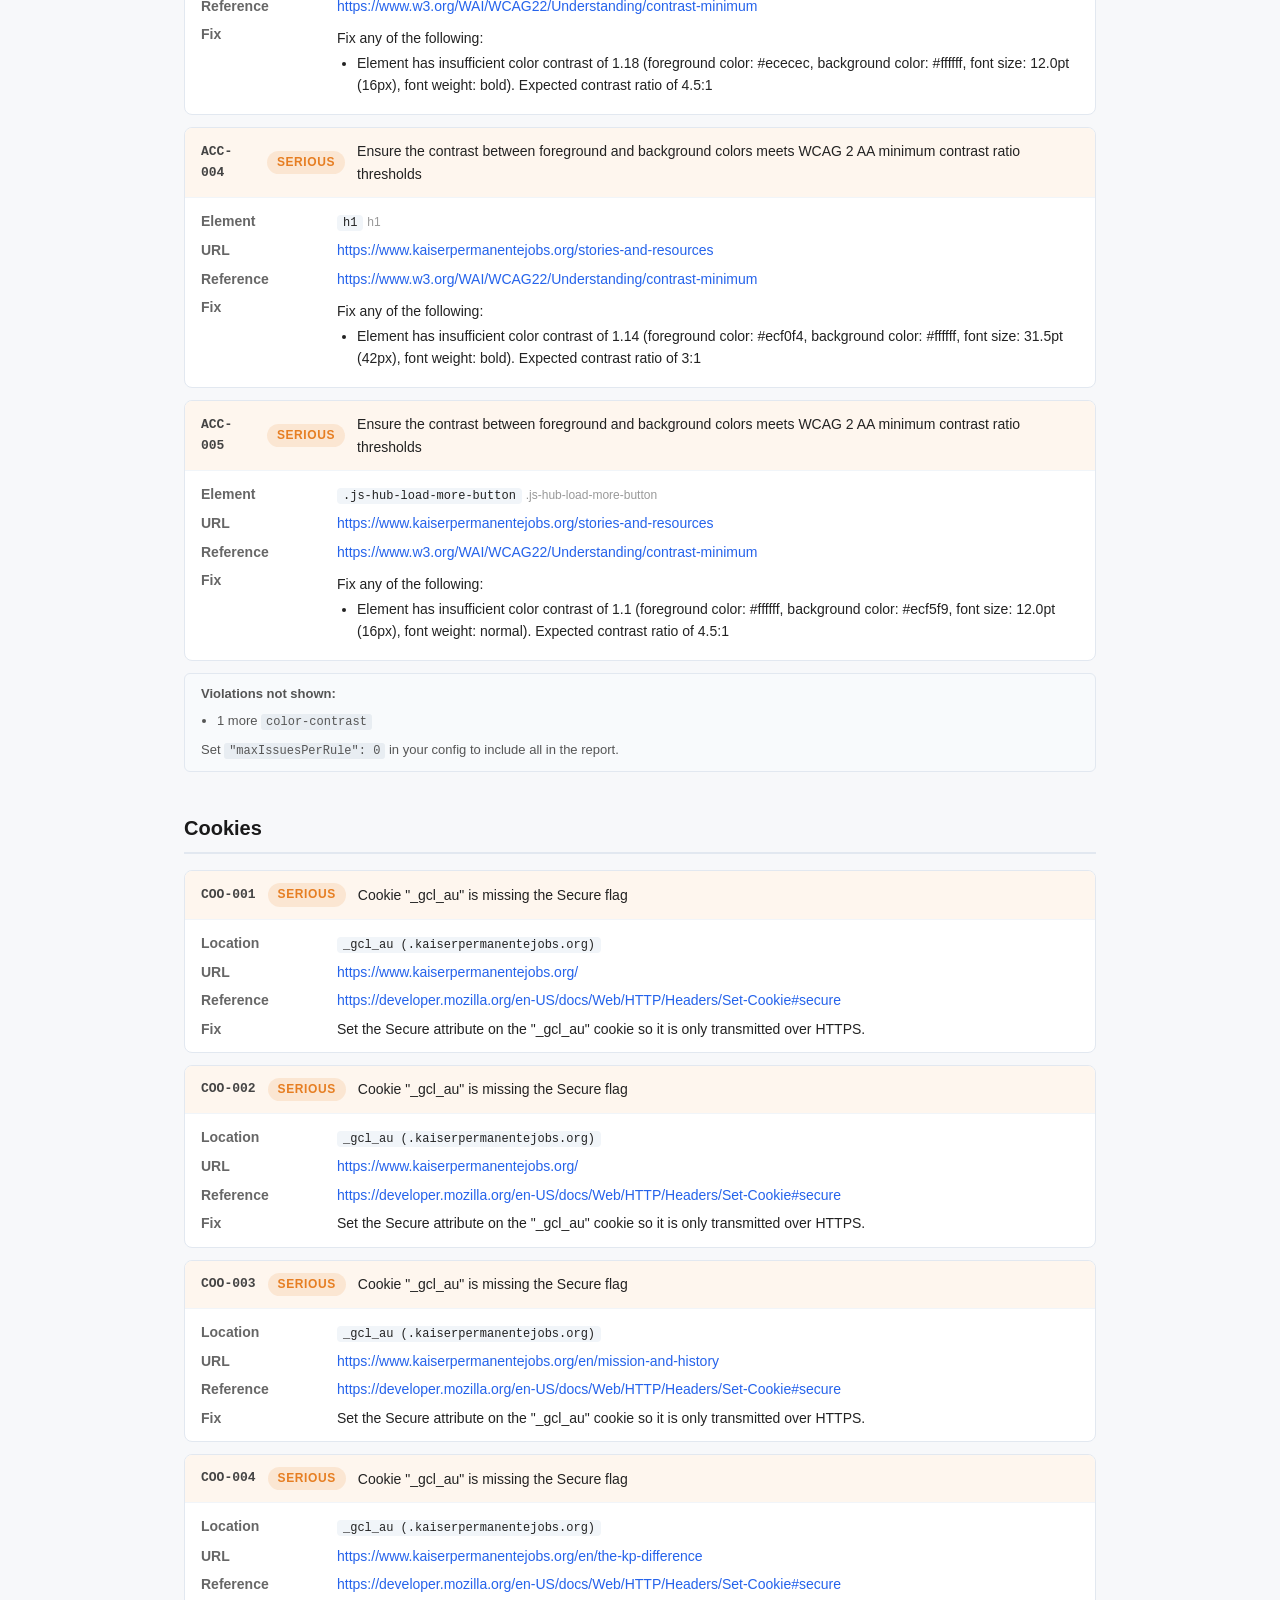
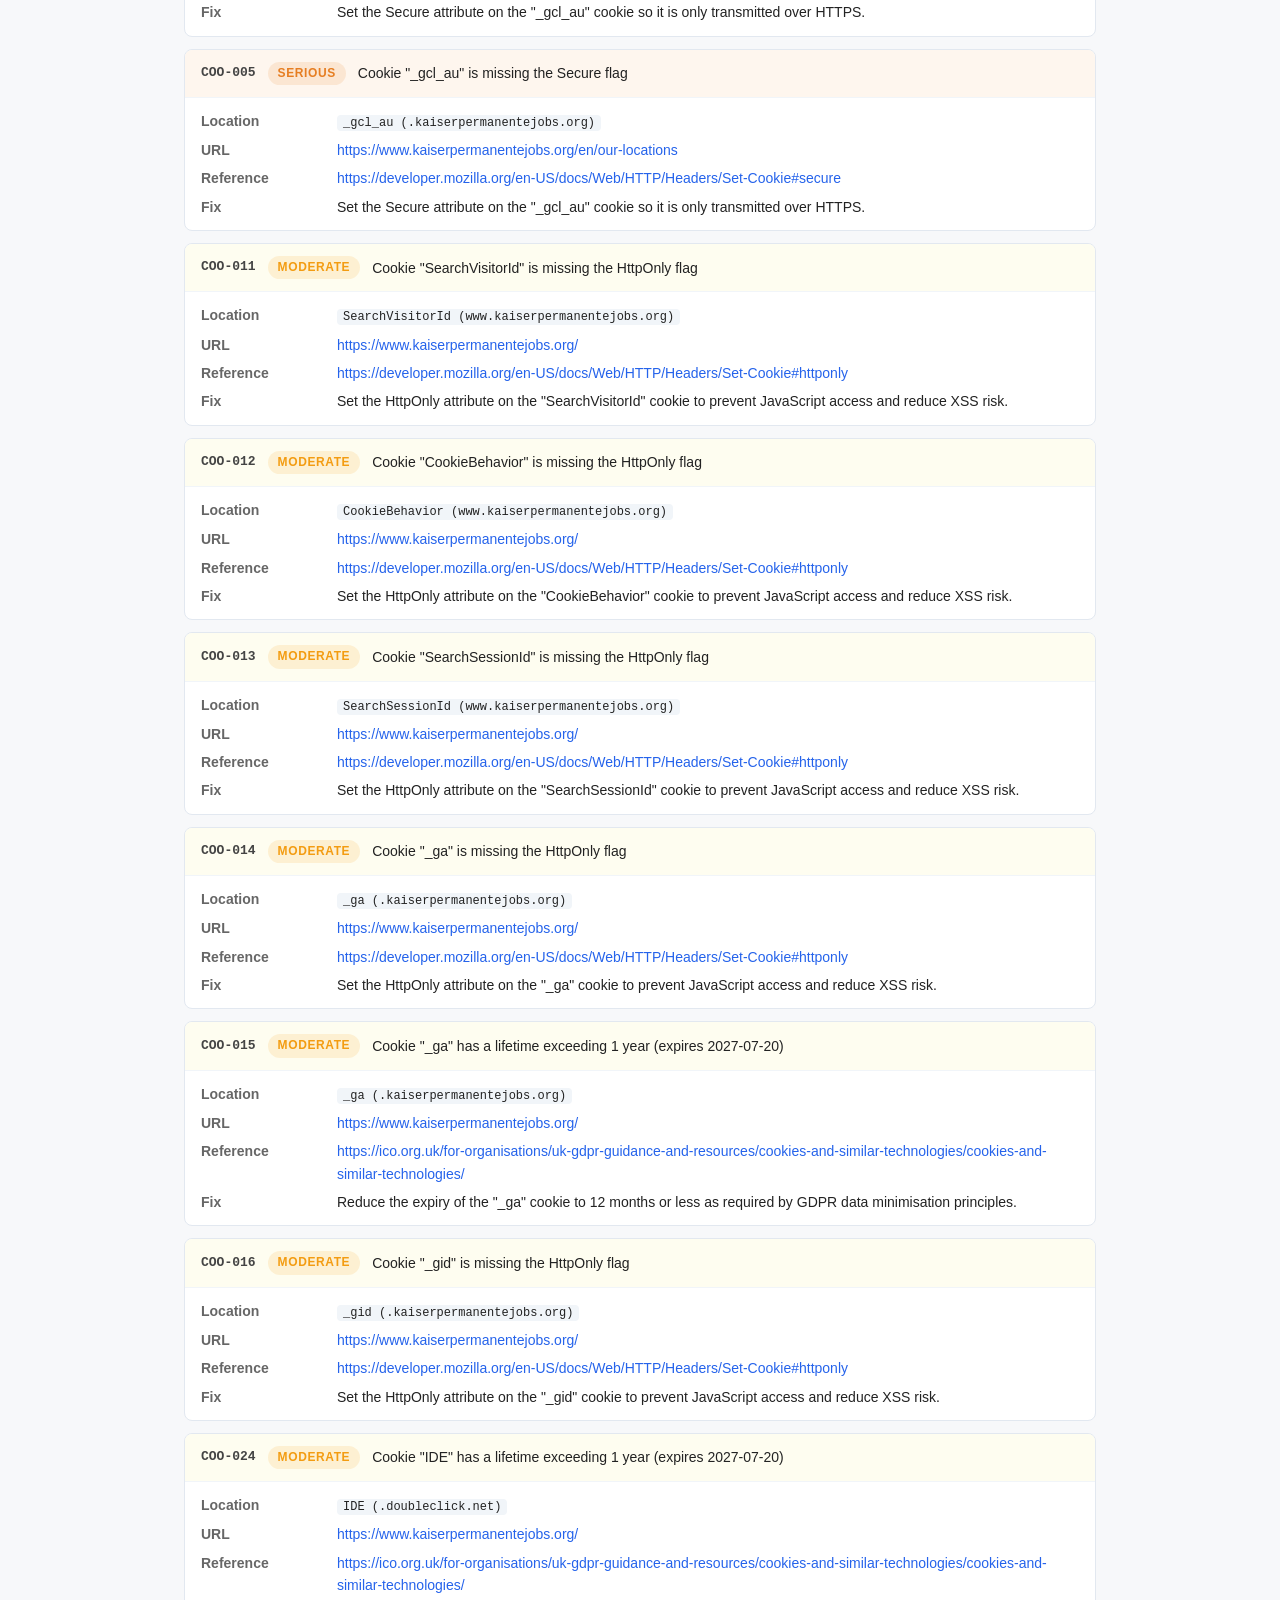
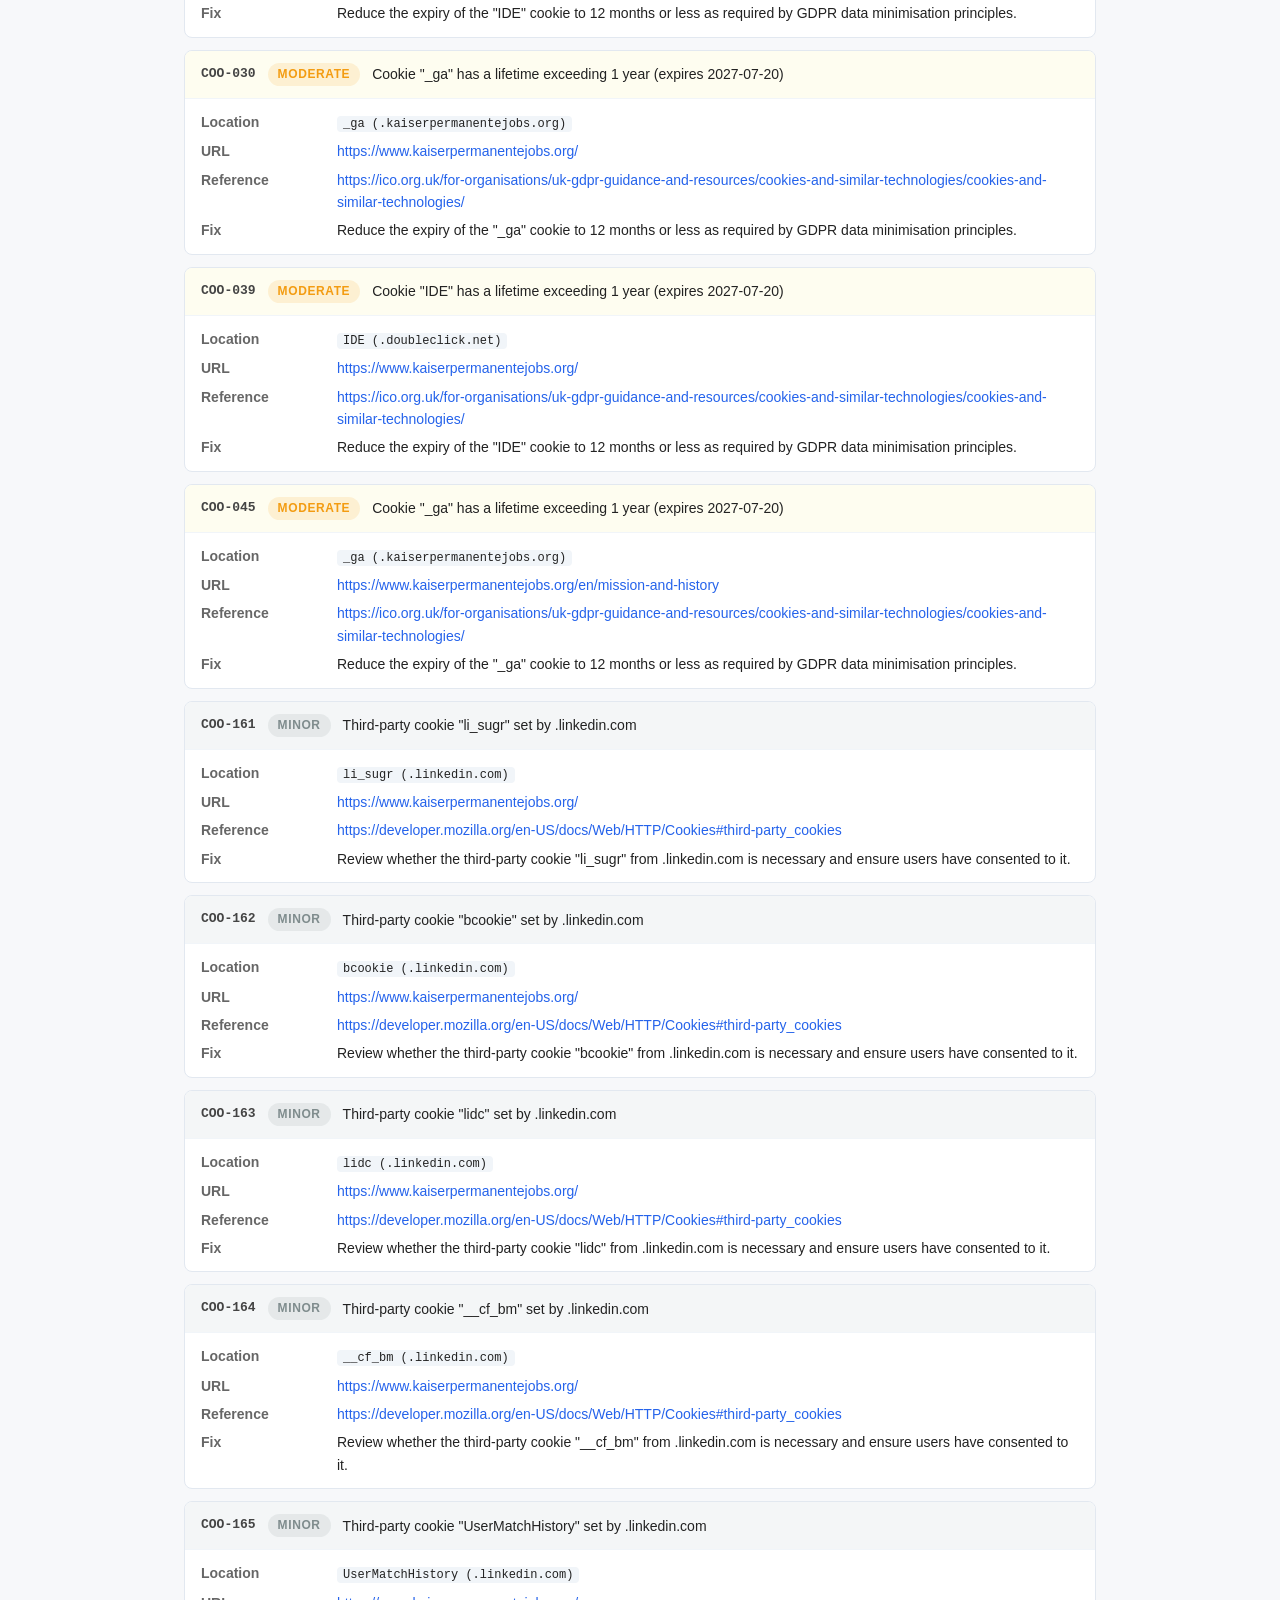
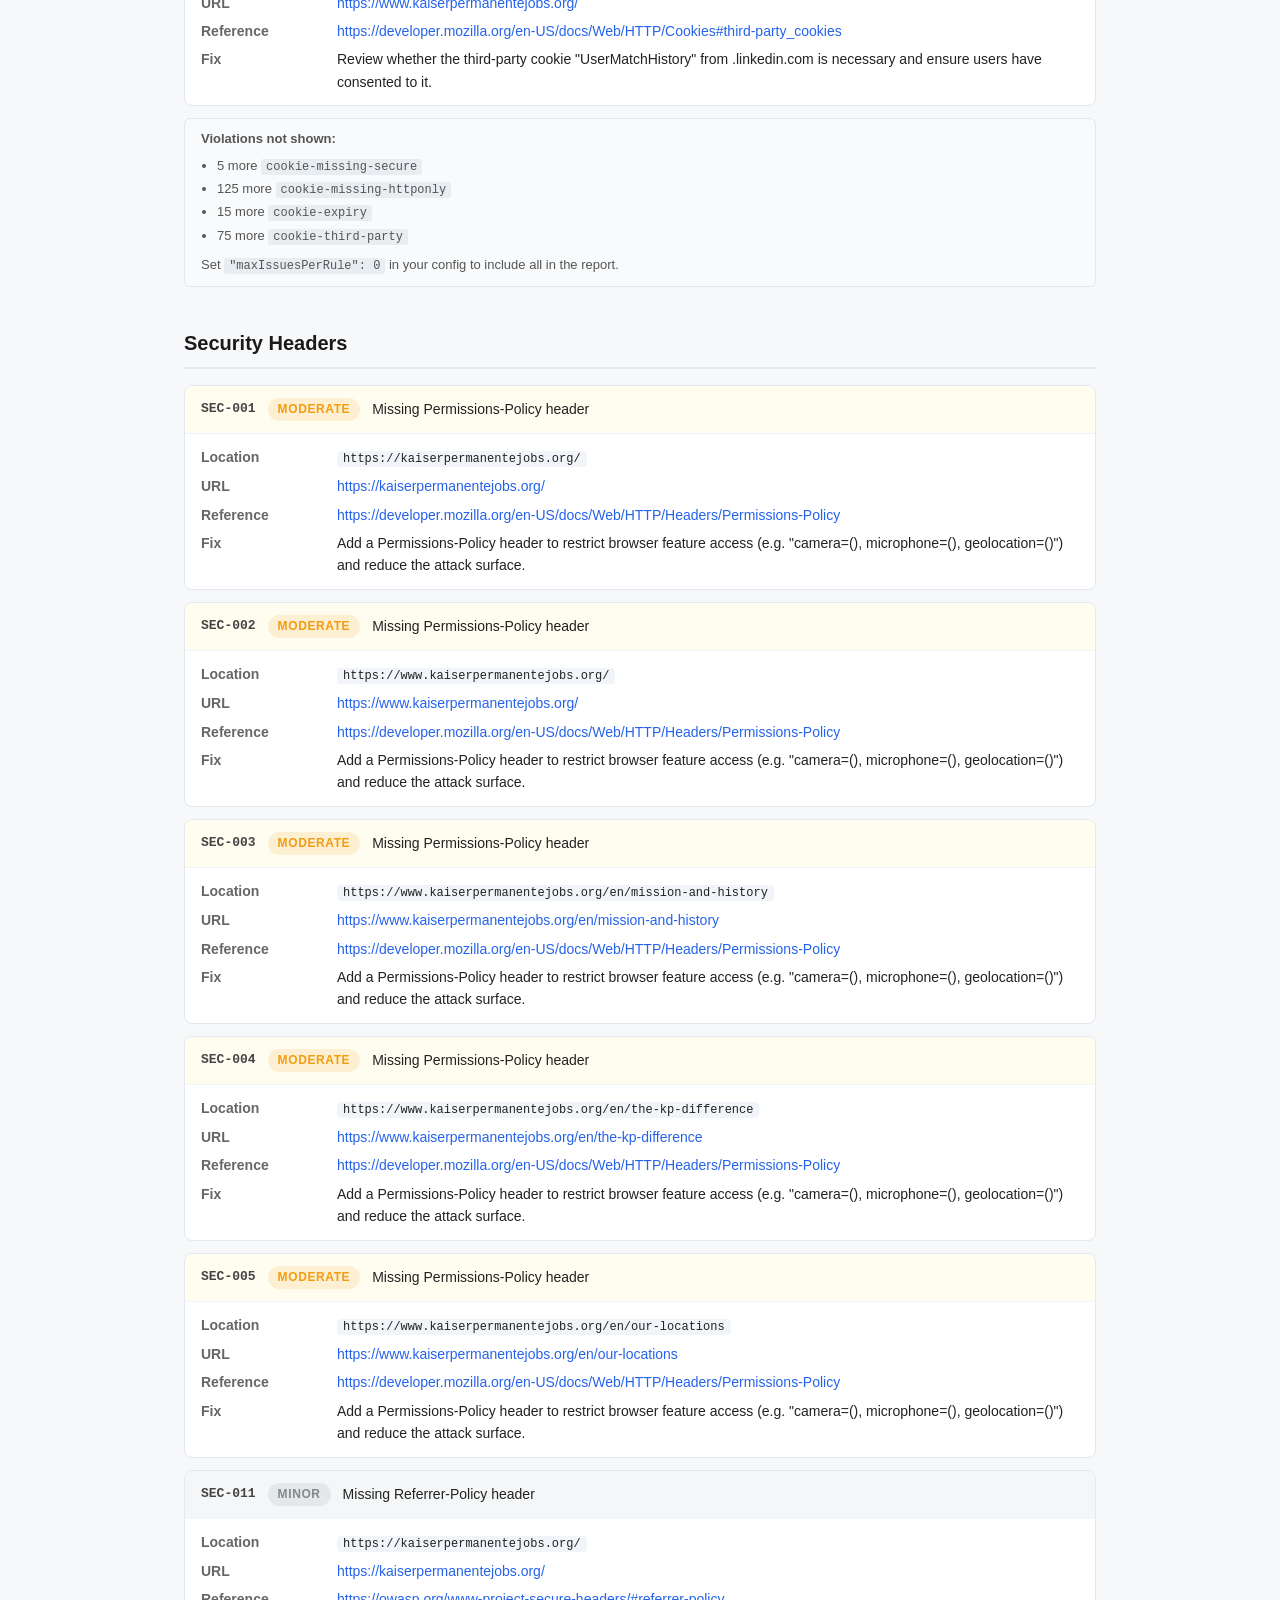
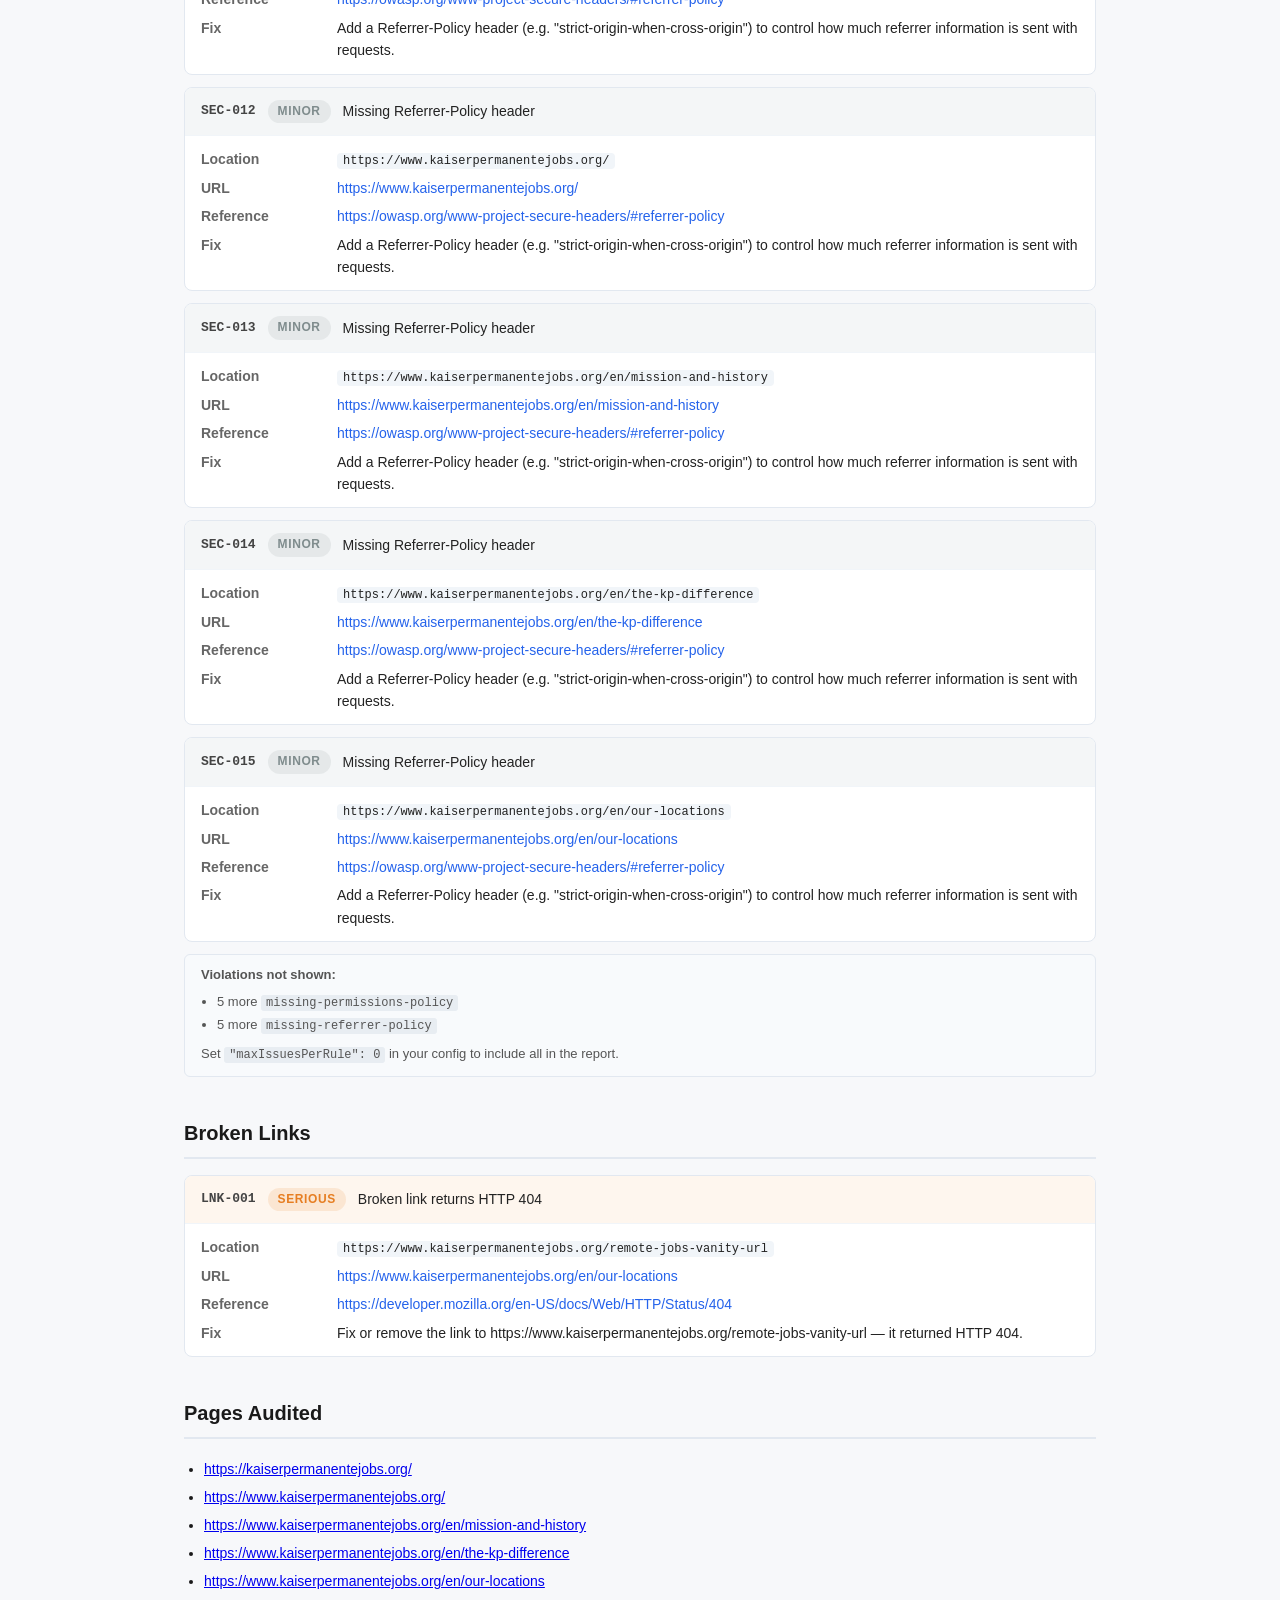
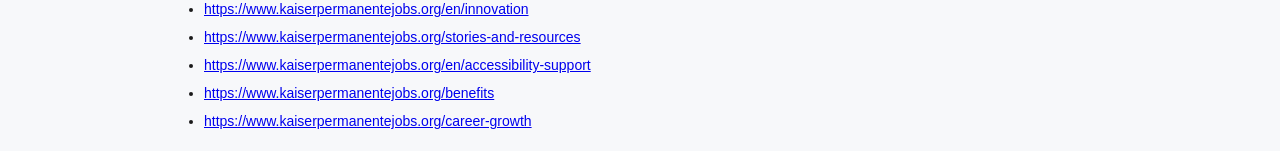
<file: reports/kp/kaiserpermanentejobs-20260615-142121.html>
<!DOCTYPE html>
<html lang="en">
<head>
<meta charset="UTF-8">
<meta name="viewport" content="width=device-width, initial-scale=1.0">
<title>Audit Report</title>
<style>
  *, *::before, *::after { box-sizing: border-box; margin: 0; padding: 0; }
  body { font-family: -apple-system, BlinkMacSystemFont, 'Segoe UI', sans-serif; font-size: 15px; line-height: 1.6; color: #1a1a1a; background: #f7f8fa; }
  .page { max-width: 960px; margin: 0 auto; padding: 40px 24px; }
  h1 { font-size: 28px; font-weight: 700; margin-bottom: 24px; color: #111; }
  h2 { font-size: 20px; font-weight: 600; margin: 40px 0 16px; padding-bottom: 8px; border-bottom: 2px solid #e2e8f0; color: #1a1a1a; }
  h3 { font-size: 14px; font-weight: 700; letter-spacing: 0.04em; text-transform: uppercase; }
  .meta { background: #fff; border: 1px solid #e2e8f0; border-radius: 8px; padding: 20px 24px; margin-bottom: 32px; display: grid; grid-template-columns: auto 1fr; gap: 6px 24px; }
  .meta dt { font-weight: 600; color: #555; white-space: nowrap; }
  .meta dd { color: #222; }
  table { width: 100%; border-collapse: collapse; background: #fff; border: 1px solid #e2e8f0; border-radius: 8px; overflow: hidden; margin-bottom: 32px; }
  th { background: #f1f5f9; text-align: left; padding: 10px 16px; font-size: 13px; font-weight: 600; color: #555; border-bottom: 1px solid #e2e8f0; }
  td { padding: 10px 16px; border-bottom: 1px solid #f1f5f9; font-size: 14px; }
  tr:last-child td { border-bottom: none; }
  tr.total td { font-weight: 700; background: #f8fafc; }
  .issue { background: #fff; border: 1px solid #e2e8f0; border-radius: 8px; margin-bottom: 12px; overflow: hidden; page-break-inside: avoid; break-inside: avoid; }
  @media print {
    body { background: #fff; }
    .page { padding: 0; max-width: 100%; }
    section { break-before: page; }
    section:first-of-type { break-before: auto; }
    h2 { break-after: avoid; }
  }
  .issue-header { display: flex; align-items: center; gap: 12px; padding: 12px 16px; border-bottom: 1px solid #f1f5f9; }
  .issue-id { font-family: 'SF Mono', 'Fira Code', monospace; font-size: 13px; font-weight: 700; color: #444; }
  .badge { display: inline-block; padding: 2px 10px; border-radius: 12px; font-size: 12px; font-weight: 600; text-transform: uppercase; letter-spacing: 0.05em; }
  .issue-body { padding: 12px 16px; display: grid; grid-template-columns: 120px 1fr; gap: 6px 16px; font-size: 14px; }
  .issue-body dt { font-weight: 600; color: #666; }
  .issue-body dd { color: #222; word-break: break-word; }
  .issue-body dd code { background: #f1f5f9; padding: 1px 6px; border-radius: 4px; font-size: 12px; font-family: 'SF Mono', 'Fira Code', monospace; }
  .issue-body dd a { color: #2563eb; text-decoration: none; }
  .issue-body dd a:hover { text-decoration: underline; }
  section { margin-bottom: 8px; }
  .overflow-note { font-size: 13px; color: #555; background: #f8fafc; border: 1px solid #e2e8f0; border-radius: 6px; padding: 10px 16px; margin-bottom: 12px; }
  .overflow-note ul { margin: 6px 0 8px 16px; }
  .overflow-note li { margin-bottom: 2px; }
  .overflow-note code { background: #e8edf2; padding: 1px 5px; border-radius: 3px; font-size: 12px; }
</style>
</head>
<body>
<div class="page">
  <h1>Audit Report</h1>
  <p style="margin:-16px 0 24px;font-size:13px;color:#888">Generated by <a href="https://github.com/nvco/site-audit-cli" style="color:#888;text-decoration:underline" target="_blank" rel="noopener">site-audit-cli</a> (github.com/nvco/site-audit-cli)</p>
  <dl class="meta">
    <dt>Target</dt><dd>https://kaiserpermanentejobs.org</dd>
    <dt>Run date</dt><dd>2026-06-15 14:21:21 (runtime: 15s)</dd>
    <dt>Pages audited</dt><dd>10</dd>
    <dt>WCAG</dt><dd>2.2 Level AA</dd>
    <dt>Crawl</dt><dd>depth 2, max 10 pages</dd>
    <dt>Max issues per rule</dt><dd>5</dd>
    
  </dl>
  <h2>Summary</h2>
  <table>
    <thead><tr><th>Module</th><th>Score</th><th>Grade</th><th>Critical</th><th>Serious</th><th>Moderate</th><th>Minor</th><th>Total</th></tr></thead>
    <tbody><tr>
      <td>Accessibility</td>
      <td style="font-weight:600">100%</td>
      <td><span class="badge" style="background:#27ae6022;color:#27ae60">A</span></td>
      <td style="color:#c0392b;font-weight:600">—</td>
      <td style="color:#e67e22;font-weight:600">6</td>
      <td style="color:#f39c12;font-weight:600">—</td>
      <td style="color:#7f8c8d">—</td>
      <td><strong>6</strong></td>
    </tr>
<tr>
      <td>Privacy</td>
      <td style="font-weight:600">100%</td>
      <td><span class="badge" style="background:#27ae6022;color:#27ae60">A</span></td>
      <td style="color:#c0392b;font-weight:600">—</td>
      <td style="color:#e67e22;font-weight:600">—</td>
      <td style="color:#f39c12;font-weight:600">—</td>
      <td style="color:#7f8c8d">—</td>
      <td><strong>0</strong></td>
    </tr>
<tr>
      <td>Cookies</td>
      <td style="font-weight:600">70%</td>
      <td><span class="badge" style="background:#f39c1222;color:#f39c12">C</span></td>
      <td style="color:#c0392b;font-weight:600">—</td>
      <td style="color:#e67e22;font-weight:600">10</td>
      <td style="color:#f39c12;font-weight:600">150</td>
      <td style="color:#7f8c8d">80</td>
      <td><strong>240</strong></td>
    </tr>
<tr>
      <td>Security Headers</td>
      <td style="font-weight:600">71%</td>
      <td><span class="badge" style="background:#f39c1222;color:#f39c12">C</span></td>
      <td style="color:#c0392b;font-weight:600">—</td>
      <td style="color:#e67e22;font-weight:600">—</td>
      <td style="color:#f39c12;font-weight:600">10</td>
      <td style="color:#7f8c8d">10</td>
      <td><strong>20</strong></td>
    </tr>
<tr>
      <td>SSL/TLS</td>
      <td style="font-weight:600">100%</td>
      <td><span class="badge" style="background:#27ae6022;color:#27ae60">A</span></td>
      <td style="color:#c0392b;font-weight:600">—</td>
      <td style="color:#e67e22;font-weight:600">—</td>
      <td style="color:#f39c12;font-weight:600">—</td>
      <td style="color:#7f8c8d">—</td>
      <td><strong>0</strong></td>
    </tr>
<tr>
      <td>Broken Links</td>
      <td style="font-weight:600">100%</td>
      <td><span class="badge" style="background:#27ae6022;color:#27ae60">A</span></td>
      <td style="color:#c0392b;font-weight:600">—</td>
      <td style="color:#e67e22;font-weight:600">1</td>
      <td style="color:#f39c12;font-weight:600">—</td>
      <td style="color:#7f8c8d">—</td>
      <td><strong>1</strong></td>
    </tr>
<tr class="total">
    <td>Overall</td>
    <td style="font-weight:700">90%</td>
    <td><span class="badge" style="background:#27ae6022;color:#27ae60">A</span></td>
    <td style="color:#c0392b">—</td>
    <td style="color:#e67e22">17</td>
    <td style="color:#f39c12">160</td>
    <td style="color:#7f8c8d">90</td>
    <td>267</td>
  </tr></tbody>
  </table>
  
    <section>
      <h2>Accessibility</h2>
      <div class="issue">
    <div class="issue-header" style="background:#fef6ee">
      <span class="issue-id">ACC-001</span>
      <span class="badge" style="background:#e67e2222;color:#e67e22">serious</span>
      
      <h3 style="font-weight:500;text-transform:none;letter-spacing:0;font-size:14px;color:#222">Ensure the contrast between foreground and background colors meets WCAG 2 AA minimum contrast ratio thresholds</h3>
    </div>
    <dl class="issue-body">
      <dt>Element</dt><dd><code>.hub-filter__control-label</code> <span style="color:#999;font-size:12px">.hub-filter__control-label</span></dd>
      <dt>URL</dt><dd><a href="https://www.kaiserpermanentejobs.org/stories-and-resources">https://www.kaiserpermanentejobs.org/stories-and-resources</a></dd>
      <dt>Reference</dt><dd><a href="https://www.w3.org/WAI/WCAG22/Understanding/contrast-minimum">https://www.w3.org/WAI/WCAG22/Understanding/contrast-minimum</a></dd>
      <dt>Fix</dt><dd><p style="margin:4px 0 2px;font-weight:500">Fix any of the following:</p><ul style="margin:2px 0 6px;padding-left:20px"><li>Element has insufficient color contrast of 1.18 (foreground color: #ececec, background color: #ffffff, font size: 16.5pt (22px), font weight: bold). Expected contrast ratio of 3:1</li></ul></dd>
    </dl>
  </div>
<div class="issue">
    <div class="issue-header" style="background:#fef6ee">
      <span class="issue-id">ACC-002</span>
      <span class="badge" style="background:#e67e2222;color:#e67e22">serious</span>
      
      <h3 style="font-weight:500;text-transform:none;letter-spacing:0;font-size:14px;color:#222">Ensure the contrast between foreground and background colors meets WCAG 2 AA minimum contrast ratio thresholds</h3>
    </div>
    <dl class="issue-body">
      <dt>Element</dt><dd><code>.hub-filter__label</code> <span style="color:#999;font-size:12px">.hub-filter__select-wrapper:nth-child(1) > .hub-filter__label</span></dd>
      <dt>URL</dt><dd><a href="https://www.kaiserpermanentejobs.org/stories-and-resources">https://www.kaiserpermanentejobs.org/stories-and-resources</a></dd>
      <dt>Reference</dt><dd><a href="https://www.w3.org/WAI/WCAG22/Understanding/contrast-minimum">https://www.w3.org/WAI/WCAG22/Understanding/contrast-minimum</a></dd>
      <dt>Fix</dt><dd><p style="margin:4px 0 2px;font-weight:500">Fix any of the following:</p><ul style="margin:2px 0 6px;padding-left:20px"><li>Element has insufficient color contrast of 1.18 (foreground color: #ececec, background color: #ffffff, font size: 12.0pt (16px), font weight: bold). Expected contrast ratio of 4.5:1</li></ul></dd>
    </dl>
  </div>
<div class="issue">
    <div class="issue-header" style="background:#fef6ee">
      <span class="issue-id">ACC-003</span>
      <span class="badge" style="background:#e67e2222;color:#e67e22">serious</span>
      
      <h3 style="font-weight:500;text-transform:none;letter-spacing:0;font-size:14px;color:#222">Ensure the contrast between foreground and background colors meets WCAG 2 AA minimum contrast ratio thresholds</h3>
    </div>
    <dl class="issue-body">
      <dt>Element</dt><dd><code>.hub-filter__label</code> <span style="color:#999;font-size:12px">.hub-filter__select-wrapper:nth-child(2) > .hub-filter__label</span></dd>
      <dt>URL</dt><dd><a href="https://www.kaiserpermanentejobs.org/stories-and-resources">https://www.kaiserpermanentejobs.org/stories-and-resources</a></dd>
      <dt>Reference</dt><dd><a href="https://www.w3.org/WAI/WCAG22/Understanding/contrast-minimum">https://www.w3.org/WAI/WCAG22/Understanding/contrast-minimum</a></dd>
      <dt>Fix</dt><dd><p style="margin:4px 0 2px;font-weight:500">Fix any of the following:</p><ul style="margin:2px 0 6px;padding-left:20px"><li>Element has insufficient color contrast of 1.18 (foreground color: #ececec, background color: #ffffff, font size: 12.0pt (16px), font weight: bold). Expected contrast ratio of 4.5:1</li></ul></dd>
    </dl>
  </div>
<div class="issue">
    <div class="issue-header" style="background:#fef6ee">
      <span class="issue-id">ACC-004</span>
      <span class="badge" style="background:#e67e2222;color:#e67e22">serious</span>
      
      <h3 style="font-weight:500;text-transform:none;letter-spacing:0;font-size:14px;color:#222">Ensure the contrast between foreground and background colors meets WCAG 2 AA minimum contrast ratio thresholds</h3>
    </div>
    <dl class="issue-body">
      <dt>Element</dt><dd><code>h1</code> <span style="color:#999;font-size:12px">h1</span></dd>
      <dt>URL</dt><dd><a href="https://www.kaiserpermanentejobs.org/stories-and-resources">https://www.kaiserpermanentejobs.org/stories-and-resources</a></dd>
      <dt>Reference</dt><dd><a href="https://www.w3.org/WAI/WCAG22/Understanding/contrast-minimum">https://www.w3.org/WAI/WCAG22/Understanding/contrast-minimum</a></dd>
      <dt>Fix</dt><dd><p style="margin:4px 0 2px;font-weight:500">Fix any of the following:</p><ul style="margin:2px 0 6px;padding-left:20px"><li>Element has insufficient color contrast of 1.14 (foreground color: #ecf0f4, background color: #ffffff, font size: 31.5pt (42px), font weight: bold). Expected contrast ratio of 3:1</li></ul></dd>
    </dl>
  </div>
<div class="issue">
    <div class="issue-header" style="background:#fef6ee">
      <span class="issue-id">ACC-005</span>
      <span class="badge" style="background:#e67e2222;color:#e67e22">serious</span>
      
      <h3 style="font-weight:500;text-transform:none;letter-spacing:0;font-size:14px;color:#222">Ensure the contrast between foreground and background colors meets WCAG 2 AA minimum contrast ratio thresholds</h3>
    </div>
    <dl class="issue-body">
      <dt>Element</dt><dd><code>.js-hub-load-more-button</code> <span style="color:#999;font-size:12px">.js-hub-load-more-button</span></dd>
      <dt>URL</dt><dd><a href="https://www.kaiserpermanentejobs.org/stories-and-resources">https://www.kaiserpermanentejobs.org/stories-and-resources</a></dd>
      <dt>Reference</dt><dd><a href="https://www.w3.org/WAI/WCAG22/Understanding/contrast-minimum">https://www.w3.org/WAI/WCAG22/Understanding/contrast-minimum</a></dd>
      <dt>Fix</dt><dd><p style="margin:4px 0 2px;font-weight:500">Fix any of the following:</p><ul style="margin:2px 0 6px;padding-left:20px"><li>Element has insufficient color contrast of 1.1 (foreground color: #ffffff, background color: #ecf5f9, font size: 12.0pt (16px), font weight: normal). Expected contrast ratio of 4.5:1</li></ul></dd>
    </dl>
  </div>
      <div class="overflow-note"><strong>Violations not shown:</strong><ul><li>1 more <code>color-contrast</code></li></ul>Set <code>"maxIssuesPerRule": 0</code> in your config to include all in the report.</div>
      
    </section>


    <section>
      <h2>Cookies</h2>
      <div class="issue">
    <div class="issue-header" style="background:#fef6ee">
      <span class="issue-id">COO-001</span>
      <span class="badge" style="background:#e67e2222;color:#e67e22">serious</span>
      
      <h3 style="font-weight:500;text-transform:none;letter-spacing:0;font-size:14px;color:#222">Cookie &quot;_gcl_au&quot; is missing the Secure flag</h3>
    </div>
    <dl class="issue-body">
      <dt>Location</dt><dd><code>_gcl_au (.kaiserpermanentejobs.org)</code></dd>
      <dt>URL</dt><dd><a href="https://www.kaiserpermanentejobs.org/">https://www.kaiserpermanentejobs.org/</a></dd>
      <dt>Reference</dt><dd><a href="https://developer.mozilla.org/en-US/docs/Web/HTTP/Headers/Set-Cookie#secure">https://developer.mozilla.org/en-US/docs/Web/HTTP/Headers/Set-Cookie#secure</a></dd>
      <dt>Fix</dt><dd>Set the Secure attribute on the &quot;_gcl_au&quot; cookie so it is only transmitted over HTTPS.</dd>
    </dl>
  </div>
<div class="issue">
    <div class="issue-header" style="background:#fef6ee">
      <span class="issue-id">COO-002</span>
      <span class="badge" style="background:#e67e2222;color:#e67e22">serious</span>
      
      <h3 style="font-weight:500;text-transform:none;letter-spacing:0;font-size:14px;color:#222">Cookie &quot;_gcl_au&quot; is missing the Secure flag</h3>
    </div>
    <dl class="issue-body">
      <dt>Location</dt><dd><code>_gcl_au (.kaiserpermanentejobs.org)</code></dd>
      <dt>URL</dt><dd><a href="https://www.kaiserpermanentejobs.org/">https://www.kaiserpermanentejobs.org/</a></dd>
      <dt>Reference</dt><dd><a href="https://developer.mozilla.org/en-US/docs/Web/HTTP/Headers/Set-Cookie#secure">https://developer.mozilla.org/en-US/docs/Web/HTTP/Headers/Set-Cookie#secure</a></dd>
      <dt>Fix</dt><dd>Set the Secure attribute on the &quot;_gcl_au&quot; cookie so it is only transmitted over HTTPS.</dd>
    </dl>
  </div>
<div class="issue">
    <div class="issue-header" style="background:#fef6ee">
      <span class="issue-id">COO-003</span>
      <span class="badge" style="background:#e67e2222;color:#e67e22">serious</span>
      
      <h3 style="font-weight:500;text-transform:none;letter-spacing:0;font-size:14px;color:#222">Cookie &quot;_gcl_au&quot; is missing the Secure flag</h3>
    </div>
    <dl class="issue-body">
      <dt>Location</dt><dd><code>_gcl_au (.kaiserpermanentejobs.org)</code></dd>
      <dt>URL</dt><dd><a href="https://www.kaiserpermanentejobs.org/en/mission-and-history">https://www.kaiserpermanentejobs.org/en/mission-and-history</a></dd>
      <dt>Reference</dt><dd><a href="https://developer.mozilla.org/en-US/docs/Web/HTTP/Headers/Set-Cookie#secure">https://developer.mozilla.org/en-US/docs/Web/HTTP/Headers/Set-Cookie#secure</a></dd>
      <dt>Fix</dt><dd>Set the Secure attribute on the &quot;_gcl_au&quot; cookie so it is only transmitted over HTTPS.</dd>
    </dl>
  </div>
<div class="issue">
    <div class="issue-header" style="background:#fef6ee">
      <span class="issue-id">COO-004</span>
      <span class="badge" style="background:#e67e2222;color:#e67e22">serious</span>
      
      <h3 style="font-weight:500;text-transform:none;letter-spacing:0;font-size:14px;color:#222">Cookie &quot;_gcl_au&quot; is missing the Secure flag</h3>
    </div>
    <dl class="issue-body">
      <dt>Location</dt><dd><code>_gcl_au (.kaiserpermanentejobs.org)</code></dd>
      <dt>URL</dt><dd><a href="https://www.kaiserpermanentejobs.org/en/the-kp-difference">https://www.kaiserpermanentejobs.org/en/the-kp-difference</a></dd>
      <dt>Reference</dt><dd><a href="https://developer.mozilla.org/en-US/docs/Web/HTTP/Headers/Set-Cookie#secure">https://developer.mozilla.org/en-US/docs/Web/HTTP/Headers/Set-Cookie#secure</a></dd>
      <dt>Fix</dt><dd>Set the Secure attribute on the &quot;_gcl_au&quot; cookie so it is only transmitted over HTTPS.</dd>
    </dl>
  </div>
<div class="issue">
    <div class="issue-header" style="background:#fef6ee">
      <span class="issue-id">COO-005</span>
      <span class="badge" style="background:#e67e2222;color:#e67e22">serious</span>
      
      <h3 style="font-weight:500;text-transform:none;letter-spacing:0;font-size:14px;color:#222">Cookie &quot;_gcl_au&quot; is missing the Secure flag</h3>
    </div>
    <dl class="issue-body">
      <dt>Location</dt><dd><code>_gcl_au (.kaiserpermanentejobs.org)</code></dd>
      <dt>URL</dt><dd><a href="https://www.kaiserpermanentejobs.org/en/our-locations">https://www.kaiserpermanentejobs.org/en/our-locations</a></dd>
      <dt>Reference</dt><dd><a href="https://developer.mozilla.org/en-US/docs/Web/HTTP/Headers/Set-Cookie#secure">https://developer.mozilla.org/en-US/docs/Web/HTTP/Headers/Set-Cookie#secure</a></dd>
      <dt>Fix</dt><dd>Set the Secure attribute on the &quot;_gcl_au&quot; cookie so it is only transmitted over HTTPS.</dd>
    </dl>
  </div>
<div class="issue">
    <div class="issue-header" style="background:#fefdf0">
      <span class="issue-id">COO-011</span>
      <span class="badge" style="background:#f39c1222;color:#f39c12">moderate</span>
      
      <h3 style="font-weight:500;text-transform:none;letter-spacing:0;font-size:14px;color:#222">Cookie &quot;SearchVisitorId&quot; is missing the HttpOnly flag</h3>
    </div>
    <dl class="issue-body">
      <dt>Location</dt><dd><code>SearchVisitorId (www.kaiserpermanentejobs.org)</code></dd>
      <dt>URL</dt><dd><a href="https://www.kaiserpermanentejobs.org/">https://www.kaiserpermanentejobs.org/</a></dd>
      <dt>Reference</dt><dd><a href="https://developer.mozilla.org/en-US/docs/Web/HTTP/Headers/Set-Cookie#httponly">https://developer.mozilla.org/en-US/docs/Web/HTTP/Headers/Set-Cookie#httponly</a></dd>
      <dt>Fix</dt><dd>Set the HttpOnly attribute on the &quot;SearchVisitorId&quot; cookie to prevent JavaScript access and reduce XSS risk.</dd>
    </dl>
  </div>
<div class="issue">
    <div class="issue-header" style="background:#fefdf0">
      <span class="issue-id">COO-012</span>
      <span class="badge" style="background:#f39c1222;color:#f39c12">moderate</span>
      
      <h3 style="font-weight:500;text-transform:none;letter-spacing:0;font-size:14px;color:#222">Cookie &quot;CookieBehavior&quot; is missing the HttpOnly flag</h3>
    </div>
    <dl class="issue-body">
      <dt>Location</dt><dd><code>CookieBehavior (www.kaiserpermanentejobs.org)</code></dd>
      <dt>URL</dt><dd><a href="https://www.kaiserpermanentejobs.org/">https://www.kaiserpermanentejobs.org/</a></dd>
      <dt>Reference</dt><dd><a href="https://developer.mozilla.org/en-US/docs/Web/HTTP/Headers/Set-Cookie#httponly">https://developer.mozilla.org/en-US/docs/Web/HTTP/Headers/Set-Cookie#httponly</a></dd>
      <dt>Fix</dt><dd>Set the HttpOnly attribute on the &quot;CookieBehavior&quot; cookie to prevent JavaScript access and reduce XSS risk.</dd>
    </dl>
  </div>
<div class="issue">
    <div class="issue-header" style="background:#fefdf0">
      <span class="issue-id">COO-013</span>
      <span class="badge" style="background:#f39c1222;color:#f39c12">moderate</span>
      
      <h3 style="font-weight:500;text-transform:none;letter-spacing:0;font-size:14px;color:#222">Cookie &quot;SearchSessionId&quot; is missing the HttpOnly flag</h3>
    </div>
    <dl class="issue-body">
      <dt>Location</dt><dd><code>SearchSessionId (www.kaiserpermanentejobs.org)</code></dd>
      <dt>URL</dt><dd><a href="https://www.kaiserpermanentejobs.org/">https://www.kaiserpermanentejobs.org/</a></dd>
      <dt>Reference</dt><dd><a href="https://developer.mozilla.org/en-US/docs/Web/HTTP/Headers/Set-Cookie#httponly">https://developer.mozilla.org/en-US/docs/Web/HTTP/Headers/Set-Cookie#httponly</a></dd>
      <dt>Fix</dt><dd>Set the HttpOnly attribute on the &quot;SearchSessionId&quot; cookie to prevent JavaScript access and reduce XSS risk.</dd>
    </dl>
  </div>
<div class="issue">
    <div class="issue-header" style="background:#fefdf0">
      <span class="issue-id">COO-014</span>
      <span class="badge" style="background:#f39c1222;color:#f39c12">moderate</span>
      
      <h3 style="font-weight:500;text-transform:none;letter-spacing:0;font-size:14px;color:#222">Cookie &quot;_ga&quot; is missing the HttpOnly flag</h3>
    </div>
    <dl class="issue-body">
      <dt>Location</dt><dd><code>_ga (.kaiserpermanentejobs.org)</code></dd>
      <dt>URL</dt><dd><a href="https://www.kaiserpermanentejobs.org/">https://www.kaiserpermanentejobs.org/</a></dd>
      <dt>Reference</dt><dd><a href="https://developer.mozilla.org/en-US/docs/Web/HTTP/Headers/Set-Cookie#httponly">https://developer.mozilla.org/en-US/docs/Web/HTTP/Headers/Set-Cookie#httponly</a></dd>
      <dt>Fix</dt><dd>Set the HttpOnly attribute on the &quot;_ga&quot; cookie to prevent JavaScript access and reduce XSS risk.</dd>
    </dl>
  </div>
<div class="issue">
    <div class="issue-header" style="background:#fefdf0">
      <span class="issue-id">COO-015</span>
      <span class="badge" style="background:#f39c1222;color:#f39c12">moderate</span>
      
      <h3 style="font-weight:500;text-transform:none;letter-spacing:0;font-size:14px;color:#222">Cookie &quot;_ga&quot; has a lifetime exceeding 1 year (expires 2027-07-20)</h3>
    </div>
    <dl class="issue-body">
      <dt>Location</dt><dd><code>_ga (.kaiserpermanentejobs.org)</code></dd>
      <dt>URL</dt><dd><a href="https://www.kaiserpermanentejobs.org/">https://www.kaiserpermanentejobs.org/</a></dd>
      <dt>Reference</dt><dd><a href="https://ico.org.uk/for-organisations/uk-gdpr-guidance-and-resources/cookies-and-similar-technologies/cookies-and-similar-technologies/">https://ico.org.uk/for-organisations/uk-gdpr-guidance-and-resources/cookies-and-similar-technologies/cookies-and-similar-technologies/</a></dd>
      <dt>Fix</dt><dd>Reduce the expiry of the &quot;_ga&quot; cookie to 12 months or less as required by GDPR data minimisation principles.</dd>
    </dl>
  </div>
<div class="issue">
    <div class="issue-header" style="background:#fefdf0">
      <span class="issue-id">COO-016</span>
      <span class="badge" style="background:#f39c1222;color:#f39c12">moderate</span>
      
      <h3 style="font-weight:500;text-transform:none;letter-spacing:0;font-size:14px;color:#222">Cookie &quot;_gid&quot; is missing the HttpOnly flag</h3>
    </div>
    <dl class="issue-body">
      <dt>Location</dt><dd><code>_gid (.kaiserpermanentejobs.org)</code></dd>
      <dt>URL</dt><dd><a href="https://www.kaiserpermanentejobs.org/">https://www.kaiserpermanentejobs.org/</a></dd>
      <dt>Reference</dt><dd><a href="https://developer.mozilla.org/en-US/docs/Web/HTTP/Headers/Set-Cookie#httponly">https://developer.mozilla.org/en-US/docs/Web/HTTP/Headers/Set-Cookie#httponly</a></dd>
      <dt>Fix</dt><dd>Set the HttpOnly attribute on the &quot;_gid&quot; cookie to prevent JavaScript access and reduce XSS risk.</dd>
    </dl>
  </div>
<div class="issue">
    <div class="issue-header" style="background:#fefdf0">
      <span class="issue-id">COO-024</span>
      <span class="badge" style="background:#f39c1222;color:#f39c12">moderate</span>
      
      <h3 style="font-weight:500;text-transform:none;letter-spacing:0;font-size:14px;color:#222">Cookie &quot;IDE&quot; has a lifetime exceeding 1 year (expires 2027-07-20)</h3>
    </div>
    <dl class="issue-body">
      <dt>Location</dt><dd><code>IDE (.doubleclick.net)</code></dd>
      <dt>URL</dt><dd><a href="https://www.kaiserpermanentejobs.org/">https://www.kaiserpermanentejobs.org/</a></dd>
      <dt>Reference</dt><dd><a href="https://ico.org.uk/for-organisations/uk-gdpr-guidance-and-resources/cookies-and-similar-technologies/cookies-and-similar-technologies/">https://ico.org.uk/for-organisations/uk-gdpr-guidance-and-resources/cookies-and-similar-technologies/cookies-and-similar-technologies/</a></dd>
      <dt>Fix</dt><dd>Reduce the expiry of the &quot;IDE&quot; cookie to 12 months or less as required by GDPR data minimisation principles.</dd>
    </dl>
  </div>
<div class="issue">
    <div class="issue-header" style="background:#fefdf0">
      <span class="issue-id">COO-030</span>
      <span class="badge" style="background:#f39c1222;color:#f39c12">moderate</span>
      
      <h3 style="font-weight:500;text-transform:none;letter-spacing:0;font-size:14px;color:#222">Cookie &quot;_ga&quot; has a lifetime exceeding 1 year (expires 2027-07-20)</h3>
    </div>
    <dl class="issue-body">
      <dt>Location</dt><dd><code>_ga (.kaiserpermanentejobs.org)</code></dd>
      <dt>URL</dt><dd><a href="https://www.kaiserpermanentejobs.org/">https://www.kaiserpermanentejobs.org/</a></dd>
      <dt>Reference</dt><dd><a href="https://ico.org.uk/for-organisations/uk-gdpr-guidance-and-resources/cookies-and-similar-technologies/cookies-and-similar-technologies/">https://ico.org.uk/for-organisations/uk-gdpr-guidance-and-resources/cookies-and-similar-technologies/cookies-and-similar-technologies/</a></dd>
      <dt>Fix</dt><dd>Reduce the expiry of the &quot;_ga&quot; cookie to 12 months or less as required by GDPR data minimisation principles.</dd>
    </dl>
  </div>
<div class="issue">
    <div class="issue-header" style="background:#fefdf0">
      <span class="issue-id">COO-039</span>
      <span class="badge" style="background:#f39c1222;color:#f39c12">moderate</span>
      
      <h3 style="font-weight:500;text-transform:none;letter-spacing:0;font-size:14px;color:#222">Cookie &quot;IDE&quot; has a lifetime exceeding 1 year (expires 2027-07-20)</h3>
    </div>
    <dl class="issue-body">
      <dt>Location</dt><dd><code>IDE (.doubleclick.net)</code></dd>
      <dt>URL</dt><dd><a href="https://www.kaiserpermanentejobs.org/">https://www.kaiserpermanentejobs.org/</a></dd>
      <dt>Reference</dt><dd><a href="https://ico.org.uk/for-organisations/uk-gdpr-guidance-and-resources/cookies-and-similar-technologies/cookies-and-similar-technologies/">https://ico.org.uk/for-organisations/uk-gdpr-guidance-and-resources/cookies-and-similar-technologies/cookies-and-similar-technologies/</a></dd>
      <dt>Fix</dt><dd>Reduce the expiry of the &quot;IDE&quot; cookie to 12 months or less as required by GDPR data minimisation principles.</dd>
    </dl>
  </div>
<div class="issue">
    <div class="issue-header" style="background:#fefdf0">
      <span class="issue-id">COO-045</span>
      <span class="badge" style="background:#f39c1222;color:#f39c12">moderate</span>
      
      <h3 style="font-weight:500;text-transform:none;letter-spacing:0;font-size:14px;color:#222">Cookie &quot;_ga&quot; has a lifetime exceeding 1 year (expires 2027-07-20)</h3>
    </div>
    <dl class="issue-body">
      <dt>Location</dt><dd><code>_ga (.kaiserpermanentejobs.org)</code></dd>
      <dt>URL</dt><dd><a href="https://www.kaiserpermanentejobs.org/en/mission-and-history">https://www.kaiserpermanentejobs.org/en/mission-and-history</a></dd>
      <dt>Reference</dt><dd><a href="https://ico.org.uk/for-organisations/uk-gdpr-guidance-and-resources/cookies-and-similar-technologies/cookies-and-similar-technologies/">https://ico.org.uk/for-organisations/uk-gdpr-guidance-and-resources/cookies-and-similar-technologies/cookies-and-similar-technologies/</a></dd>
      <dt>Fix</dt><dd>Reduce the expiry of the &quot;_ga&quot; cookie to 12 months or less as required by GDPR data minimisation principles.</dd>
    </dl>
  </div>
<div class="issue">
    <div class="issue-header" style="background:#f4f6f7">
      <span class="issue-id">COO-161</span>
      <span class="badge" style="background:#7f8c8d22;color:#7f8c8d">minor</span>
      
      <h3 style="font-weight:500;text-transform:none;letter-spacing:0;font-size:14px;color:#222">Third-party cookie &quot;li_sugr&quot; set by .linkedin.com</h3>
    </div>
    <dl class="issue-body">
      <dt>Location</dt><dd><code>li_sugr (.linkedin.com)</code></dd>
      <dt>URL</dt><dd><a href="https://www.kaiserpermanentejobs.org/">https://www.kaiserpermanentejobs.org/</a></dd>
      <dt>Reference</dt><dd><a href="https://developer.mozilla.org/en-US/docs/Web/HTTP/Cookies#third-party_cookies">https://developer.mozilla.org/en-US/docs/Web/HTTP/Cookies#third-party_cookies</a></dd>
      <dt>Fix</dt><dd>Review whether the third-party cookie &quot;li_sugr&quot; from .linkedin.com is necessary and ensure users have consented to it.</dd>
    </dl>
  </div>
<div class="issue">
    <div class="issue-header" style="background:#f4f6f7">
      <span class="issue-id">COO-162</span>
      <span class="badge" style="background:#7f8c8d22;color:#7f8c8d">minor</span>
      
      <h3 style="font-weight:500;text-transform:none;letter-spacing:0;font-size:14px;color:#222">Third-party cookie &quot;bcookie&quot; set by .linkedin.com</h3>
    </div>
    <dl class="issue-body">
      <dt>Location</dt><dd><code>bcookie (.linkedin.com)</code></dd>
      <dt>URL</dt><dd><a href="https://www.kaiserpermanentejobs.org/">https://www.kaiserpermanentejobs.org/</a></dd>
      <dt>Reference</dt><dd><a href="https://developer.mozilla.org/en-US/docs/Web/HTTP/Cookies#third-party_cookies">https://developer.mozilla.org/en-US/docs/Web/HTTP/Cookies#third-party_cookies</a></dd>
      <dt>Fix</dt><dd>Review whether the third-party cookie &quot;bcookie&quot; from .linkedin.com is necessary and ensure users have consented to it.</dd>
    </dl>
  </div>
<div class="issue">
    <div class="issue-header" style="background:#f4f6f7">
      <span class="issue-id">COO-163</span>
      <span class="badge" style="background:#7f8c8d22;color:#7f8c8d">minor</span>
      
      <h3 style="font-weight:500;text-transform:none;letter-spacing:0;font-size:14px;color:#222">Third-party cookie &quot;lidc&quot; set by .linkedin.com</h3>
    </div>
    <dl class="issue-body">
      <dt>Location</dt><dd><code>lidc (.linkedin.com)</code></dd>
      <dt>URL</dt><dd><a href="https://www.kaiserpermanentejobs.org/">https://www.kaiserpermanentejobs.org/</a></dd>
      <dt>Reference</dt><dd><a href="https://developer.mozilla.org/en-US/docs/Web/HTTP/Cookies#third-party_cookies">https://developer.mozilla.org/en-US/docs/Web/HTTP/Cookies#third-party_cookies</a></dd>
      <dt>Fix</dt><dd>Review whether the third-party cookie &quot;lidc&quot; from .linkedin.com is necessary and ensure users have consented to it.</dd>
    </dl>
  </div>
<div class="issue">
    <div class="issue-header" style="background:#f4f6f7">
      <span class="issue-id">COO-164</span>
      <span class="badge" style="background:#7f8c8d22;color:#7f8c8d">minor</span>
      
      <h3 style="font-weight:500;text-transform:none;letter-spacing:0;font-size:14px;color:#222">Third-party cookie &quot;__cf_bm&quot; set by .linkedin.com</h3>
    </div>
    <dl class="issue-body">
      <dt>Location</dt><dd><code>__cf_bm (.linkedin.com)</code></dd>
      <dt>URL</dt><dd><a href="https://www.kaiserpermanentejobs.org/">https://www.kaiserpermanentejobs.org/</a></dd>
      <dt>Reference</dt><dd><a href="https://developer.mozilla.org/en-US/docs/Web/HTTP/Cookies#third-party_cookies">https://developer.mozilla.org/en-US/docs/Web/HTTP/Cookies#third-party_cookies</a></dd>
      <dt>Fix</dt><dd>Review whether the third-party cookie &quot;__cf_bm&quot; from .linkedin.com is necessary and ensure users have consented to it.</dd>
    </dl>
  </div>
<div class="issue">
    <div class="issue-header" style="background:#f4f6f7">
      <span class="issue-id">COO-165</span>
      <span class="badge" style="background:#7f8c8d22;color:#7f8c8d">minor</span>
      
      <h3 style="font-weight:500;text-transform:none;letter-spacing:0;font-size:14px;color:#222">Third-party cookie &quot;UserMatchHistory&quot; set by .linkedin.com</h3>
    </div>
    <dl class="issue-body">
      <dt>Location</dt><dd><code>UserMatchHistory (.linkedin.com)</code></dd>
      <dt>URL</dt><dd><a href="https://www.kaiserpermanentejobs.org/">https://www.kaiserpermanentejobs.org/</a></dd>
      <dt>Reference</dt><dd><a href="https://developer.mozilla.org/en-US/docs/Web/HTTP/Cookies#third-party_cookies">https://developer.mozilla.org/en-US/docs/Web/HTTP/Cookies#third-party_cookies</a></dd>
      <dt>Fix</dt><dd>Review whether the third-party cookie &quot;UserMatchHistory&quot; from .linkedin.com is necessary and ensure users have consented to it.</dd>
    </dl>
  </div>
      <div class="overflow-note"><strong>Violations not shown:</strong><ul><li>5 more <code>cookie-missing-secure</code></li><li>125 more <code>cookie-missing-httponly</code></li><li>15 more <code>cookie-expiry</code></li><li>75 more <code>cookie-third-party</code></li></ul>Set <code>"maxIssuesPerRule": 0</code> in your config to include all in the report.</div>
      
    </section>

    <section>
      <h2>Security Headers</h2>
      <div class="issue">
    <div class="issue-header" style="background:#fefdf0">
      <span class="issue-id">SEC-001</span>
      <span class="badge" style="background:#f39c1222;color:#f39c12">moderate</span>
      
      <h3 style="font-weight:500;text-transform:none;letter-spacing:0;font-size:14px;color:#222">Missing Permissions-Policy header</h3>
    </div>
    <dl class="issue-body">
      <dt>Location</dt><dd><code>https://kaiserpermanentejobs.org/</code></dd>
      <dt>URL</dt><dd><a href="https://kaiserpermanentejobs.org/">https://kaiserpermanentejobs.org/</a></dd>
      <dt>Reference</dt><dd><a href="https://developer.mozilla.org/en-US/docs/Web/HTTP/Headers/Permissions-Policy">https://developer.mozilla.org/en-US/docs/Web/HTTP/Headers/Permissions-Policy</a></dd>
      <dt>Fix</dt><dd>Add a Permissions-Policy header to restrict browser feature access (e.g. &quot;camera=(), microphone=(), geolocation=()&quot;) and reduce the attack surface.</dd>
    </dl>
  </div>
<div class="issue">
    <div class="issue-header" style="background:#fefdf0">
      <span class="issue-id">SEC-002</span>
      <span class="badge" style="background:#f39c1222;color:#f39c12">moderate</span>
      
      <h3 style="font-weight:500;text-transform:none;letter-spacing:0;font-size:14px;color:#222">Missing Permissions-Policy header</h3>
    </div>
    <dl class="issue-body">
      <dt>Location</dt><dd><code>https://www.kaiserpermanentejobs.org/</code></dd>
      <dt>URL</dt><dd><a href="https://www.kaiserpermanentejobs.org/">https://www.kaiserpermanentejobs.org/</a></dd>
      <dt>Reference</dt><dd><a href="https://developer.mozilla.org/en-US/docs/Web/HTTP/Headers/Permissions-Policy">https://developer.mozilla.org/en-US/docs/Web/HTTP/Headers/Permissions-Policy</a></dd>
      <dt>Fix</dt><dd>Add a Permissions-Policy header to restrict browser feature access (e.g. &quot;camera=(), microphone=(), geolocation=()&quot;) and reduce the attack surface.</dd>
    </dl>
  </div>
<div class="issue">
    <div class="issue-header" style="background:#fefdf0">
      <span class="issue-id">SEC-003</span>
      <span class="badge" style="background:#f39c1222;color:#f39c12">moderate</span>
      
      <h3 style="font-weight:500;text-transform:none;letter-spacing:0;font-size:14px;color:#222">Missing Permissions-Policy header</h3>
    </div>
    <dl class="issue-body">
      <dt>Location</dt><dd><code>https://www.kaiserpermanentejobs.org/en/mission-and-history</code></dd>
      <dt>URL</dt><dd><a href="https://www.kaiserpermanentejobs.org/en/mission-and-history">https://www.kaiserpermanentejobs.org/en/mission-and-history</a></dd>
      <dt>Reference</dt><dd><a href="https://developer.mozilla.org/en-US/docs/Web/HTTP/Headers/Permissions-Policy">https://developer.mozilla.org/en-US/docs/Web/HTTP/Headers/Permissions-Policy</a></dd>
      <dt>Fix</dt><dd>Add a Permissions-Policy header to restrict browser feature access (e.g. &quot;camera=(), microphone=(), geolocation=()&quot;) and reduce the attack surface.</dd>
    </dl>
  </div>
<div class="issue">
    <div class="issue-header" style="background:#fefdf0">
      <span class="issue-id">SEC-004</span>
      <span class="badge" style="background:#f39c1222;color:#f39c12">moderate</span>
      
      <h3 style="font-weight:500;text-transform:none;letter-spacing:0;font-size:14px;color:#222">Missing Permissions-Policy header</h3>
    </div>
    <dl class="issue-body">
      <dt>Location</dt><dd><code>https://www.kaiserpermanentejobs.org/en/the-kp-difference</code></dd>
      <dt>URL</dt><dd><a href="https://www.kaiserpermanentejobs.org/en/the-kp-difference">https://www.kaiserpermanentejobs.org/en/the-kp-difference</a></dd>
      <dt>Reference</dt><dd><a href="https://developer.mozilla.org/en-US/docs/Web/HTTP/Headers/Permissions-Policy">https://developer.mozilla.org/en-US/docs/Web/HTTP/Headers/Permissions-Policy</a></dd>
      <dt>Fix</dt><dd>Add a Permissions-Policy header to restrict browser feature access (e.g. &quot;camera=(), microphone=(), geolocation=()&quot;) and reduce the attack surface.</dd>
    </dl>
  </div>
<div class="issue">
    <div class="issue-header" style="background:#fefdf0">
      <span class="issue-id">SEC-005</span>
      <span class="badge" style="background:#f39c1222;color:#f39c12">moderate</span>
      
      <h3 style="font-weight:500;text-transform:none;letter-spacing:0;font-size:14px;color:#222">Missing Permissions-Policy header</h3>
    </div>
    <dl class="issue-body">
      <dt>Location</dt><dd><code>https://www.kaiserpermanentejobs.org/en/our-locations</code></dd>
      <dt>URL</dt><dd><a href="https://www.kaiserpermanentejobs.org/en/our-locations">https://www.kaiserpermanentejobs.org/en/our-locations</a></dd>
      <dt>Reference</dt><dd><a href="https://developer.mozilla.org/en-US/docs/Web/HTTP/Headers/Permissions-Policy">https://developer.mozilla.org/en-US/docs/Web/HTTP/Headers/Permissions-Policy</a></dd>
      <dt>Fix</dt><dd>Add a Permissions-Policy header to restrict browser feature access (e.g. &quot;camera=(), microphone=(), geolocation=()&quot;) and reduce the attack surface.</dd>
    </dl>
  </div>
<div class="issue">
    <div class="issue-header" style="background:#f4f6f7">
      <span class="issue-id">SEC-011</span>
      <span class="badge" style="background:#7f8c8d22;color:#7f8c8d">minor</span>
      
      <h3 style="font-weight:500;text-transform:none;letter-spacing:0;font-size:14px;color:#222">Missing Referrer-Policy header</h3>
    </div>
    <dl class="issue-body">
      <dt>Location</dt><dd><code>https://kaiserpermanentejobs.org/</code></dd>
      <dt>URL</dt><dd><a href="https://kaiserpermanentejobs.org/">https://kaiserpermanentejobs.org/</a></dd>
      <dt>Reference</dt><dd><a href="https://owasp.org/www-project-secure-headers/#referrer-policy">https://owasp.org/www-project-secure-headers/#referrer-policy</a></dd>
      <dt>Fix</dt><dd>Add a Referrer-Policy header (e.g. &quot;strict-origin-when-cross-origin&quot;) to control how much referrer information is sent with requests.</dd>
    </dl>
  </div>
<div class="issue">
    <div class="issue-header" style="background:#f4f6f7">
      <span class="issue-id">SEC-012</span>
      <span class="badge" style="background:#7f8c8d22;color:#7f8c8d">minor</span>
      
      <h3 style="font-weight:500;text-transform:none;letter-spacing:0;font-size:14px;color:#222">Missing Referrer-Policy header</h3>
    </div>
    <dl class="issue-body">
      <dt>Location</dt><dd><code>https://www.kaiserpermanentejobs.org/</code></dd>
      <dt>URL</dt><dd><a href="https://www.kaiserpermanentejobs.org/">https://www.kaiserpermanentejobs.org/</a></dd>
      <dt>Reference</dt><dd><a href="https://owasp.org/www-project-secure-headers/#referrer-policy">https://owasp.org/www-project-secure-headers/#referrer-policy</a></dd>
      <dt>Fix</dt><dd>Add a Referrer-Policy header (e.g. &quot;strict-origin-when-cross-origin&quot;) to control how much referrer information is sent with requests.</dd>
    </dl>
  </div>
<div class="issue">
    <div class="issue-header" style="background:#f4f6f7">
      <span class="issue-id">SEC-013</span>
      <span class="badge" style="background:#7f8c8d22;color:#7f8c8d">minor</span>
      
      <h3 style="font-weight:500;text-transform:none;letter-spacing:0;font-size:14px;color:#222">Missing Referrer-Policy header</h3>
    </div>
    <dl class="issue-body">
      <dt>Location</dt><dd><code>https://www.kaiserpermanentejobs.org/en/mission-and-history</code></dd>
      <dt>URL</dt><dd><a href="https://www.kaiserpermanentejobs.org/en/mission-and-history">https://www.kaiserpermanentejobs.org/en/mission-and-history</a></dd>
      <dt>Reference</dt><dd><a href="https://owasp.org/www-project-secure-headers/#referrer-policy">https://owasp.org/www-project-secure-headers/#referrer-policy</a></dd>
      <dt>Fix</dt><dd>Add a Referrer-Policy header (e.g. &quot;strict-origin-when-cross-origin&quot;) to control how much referrer information is sent with requests.</dd>
    </dl>
  </div>
<div class="issue">
    <div class="issue-header" style="background:#f4f6f7">
      <span class="issue-id">SEC-014</span>
      <span class="badge" style="background:#7f8c8d22;color:#7f8c8d">minor</span>
      
      <h3 style="font-weight:500;text-transform:none;letter-spacing:0;font-size:14px;color:#222">Missing Referrer-Policy header</h3>
    </div>
    <dl class="issue-body">
      <dt>Location</dt><dd><code>https://www.kaiserpermanentejobs.org/en/the-kp-difference</code></dd>
      <dt>URL</dt><dd><a href="https://www.kaiserpermanentejobs.org/en/the-kp-difference">https://www.kaiserpermanentejobs.org/en/the-kp-difference</a></dd>
      <dt>Reference</dt><dd><a href="https://owasp.org/www-project-secure-headers/#referrer-policy">https://owasp.org/www-project-secure-headers/#referrer-policy</a></dd>
      <dt>Fix</dt><dd>Add a Referrer-Policy header (e.g. &quot;strict-origin-when-cross-origin&quot;) to control how much referrer information is sent with requests.</dd>
    </dl>
  </div>
<div class="issue">
    <div class="issue-header" style="background:#f4f6f7">
      <span class="issue-id">SEC-015</span>
      <span class="badge" style="background:#7f8c8d22;color:#7f8c8d">minor</span>
      
      <h3 style="font-weight:500;text-transform:none;letter-spacing:0;font-size:14px;color:#222">Missing Referrer-Policy header</h3>
    </div>
    <dl class="issue-body">
      <dt>Location</dt><dd><code>https://www.kaiserpermanentejobs.org/en/our-locations</code></dd>
      <dt>URL</dt><dd><a href="https://www.kaiserpermanentejobs.org/en/our-locations">https://www.kaiserpermanentejobs.org/en/our-locations</a></dd>
      <dt>Reference</dt><dd><a href="https://owasp.org/www-project-secure-headers/#referrer-policy">https://owasp.org/www-project-secure-headers/#referrer-policy</a></dd>
      <dt>Fix</dt><dd>Add a Referrer-Policy header (e.g. &quot;strict-origin-when-cross-origin&quot;) to control how much referrer information is sent with requests.</dd>
    </dl>
  </div>
      <div class="overflow-note"><strong>Violations not shown:</strong><ul><li>5 more <code>missing-permissions-policy</code></li><li>5 more <code>missing-referrer-policy</code></li></ul>Set <code>"maxIssuesPerRule": 0</code> in your config to include all in the report.</div>
      
    </section>


    <section>
      <h2>Broken Links</h2>
      <div class="issue">
    <div class="issue-header" style="background:#fef6ee">
      <span class="issue-id">LNK-001</span>
      <span class="badge" style="background:#e67e2222;color:#e67e22">serious</span>
      
      <h3 style="font-weight:500;text-transform:none;letter-spacing:0;font-size:14px;color:#222">Broken link returns HTTP 404</h3>
    </div>
    <dl class="issue-body">
      <dt>Location</dt><dd><code>https://www.kaiserpermanentejobs.org/remote-jobs-vanity-url</code></dd>
      <dt>URL</dt><dd><a href="https://www.kaiserpermanentejobs.org/en/our-locations">https://www.kaiserpermanentejobs.org/en/our-locations</a></dd>
      <dt>Reference</dt><dd><a href="https://developer.mozilla.org/en-US/docs/Web/HTTP/Status/404">https://developer.mozilla.org/en-US/docs/Web/HTTP/Status/404</a></dd>
      <dt>Fix</dt><dd>Fix or remove the link to https://www.kaiserpermanentejobs.org/remote-jobs-vanity-url — it returned HTTP 404.</dd>
    </dl>
  </div>
      
      
    </section>
  <section>
    <h2>Pages Audited</h2>
    <ul style="margin:0;padding-left:20px;font-size:14px;line-height:2">
      <li><a href="https://kaiserpermanentejobs.org/" target="_blank" rel="noopener">https://kaiserpermanentejobs.org/</a></li>
      <li><a href="https://www.kaiserpermanentejobs.org/" target="_blank" rel="noopener">https://www.kaiserpermanentejobs.org/</a></li>
      <li><a href="https://www.kaiserpermanentejobs.org/en/mission-and-history" target="_blank" rel="noopener">https://www.kaiserpermanentejobs.org/en/mission-and-history</a></li>
      <li><a href="https://www.kaiserpermanentejobs.org/en/the-kp-difference" target="_blank" rel="noopener">https://www.kaiserpermanentejobs.org/en/the-kp-difference</a></li>
      <li><a href="https://www.kaiserpermanentejobs.org/en/our-locations" target="_blank" rel="noopener">https://www.kaiserpermanentejobs.org/en/our-locations</a></li>
      <li><a href="https://www.kaiserpermanentejobs.org/en/innovation" target="_blank" rel="noopener">https://www.kaiserpermanentejobs.org/en/innovation</a></li>
      <li><a href="https://www.kaiserpermanentejobs.org/stories-and-resources" target="_blank" rel="noopener">https://www.kaiserpermanentejobs.org/stories-and-resources</a></li>
      <li><a href="https://www.kaiserpermanentejobs.org/en/accessibility-support" target="_blank" rel="noopener">https://www.kaiserpermanentejobs.org/en/accessibility-support</a></li>
      <li><a href="https://www.kaiserpermanentejobs.org/benefits" target="_blank" rel="noopener">https://www.kaiserpermanentejobs.org/benefits</a></li>
      <li><a href="https://www.kaiserpermanentejobs.org/career-growth" target="_blank" rel="noopener">https://www.kaiserpermanentejobs.org/career-growth</a></li>
    </ul>
  </section>
</div>
</body>
</html>
</file>
<file: reports/style.css>
*, *::before, *::after { box-sizing: border-box; margin: 0; padding: 0; }

body {
  font-family: -apple-system, BlinkMacSystemFont, "Segoe UI", Roboto, sans-serif;
  background: #f9f9f8;
  color: #1a1a1a;
  padding: 3rem 1.5rem;
  line-height: 1.6;
}

.wrapper {
  max-width: 680px;
  margin: 0 auto;
}

header {
  padding-bottom: 3rem;
}

header h1 {
  font-size: 1.4rem;
  font-weight: 600;
  margin-bottom: 1rem;
}

header p {
  color: #555;
  font-size: 0.95rem;
}

.report {
  margin-bottom: 2.5rem;
}

.report-header {
  margin-bottom: 0.75rem;
}

.report-header h2 {
  font-size: 1rem;
  font-weight: 600;
}

.report-header .meta {
  font-size: 0.85rem;
  color: #777;
  margin-top: 0.15rem;
}

.files {
  display: flex;
  flex-direction: column;
  gap: 0.5rem;
}

.file {
  display: flex;
  align-items: baseline;
  gap: 0.75rem;
  padding: 0.6rem 0.85rem;
  background: #fff;
  border: 1px solid #e8e8e8;
  border-radius: 6px;
  text-decoration: none;
  color: inherit;
  transition: border-color 0.15s, box-shadow 0.15s;
}

.file:hover {
  border-color: #aaa;
  box-shadow: 0 1px 4px rgba(0,0,0,0.06);
}

.file.primary {
  border-color: #1a1a1a;
  padding: 0.8rem 0.85rem;
  transition: background 0.15s, box-shadow 0.15s, transform 0.15s;
}

.file.primary:hover {
  background: #1a1a1a;
  box-shadow: 0 4px 12px rgba(0,0,0,0.15);
  transform: translateY(-1px);
  border-color: #1a1a1a;
}

.file.primary:hover .file-label,
.file.primary:hover .file-desc {
  color: #fff;
}

.file.primary .file-label {
  color: #1a1a1a;
}

.file.primary .file-desc {
  color: #333;
  font-weight: 500;
}

.file-label {
  font-size: 0.8rem;
  font-weight: 600;
  text-transform: uppercase;
  letter-spacing: 0.04em;
  min-width: 2.5rem;
  color: #888;
}

.file-desc {
  font-size: 0.9rem;
  color: #777;
}
</file>
